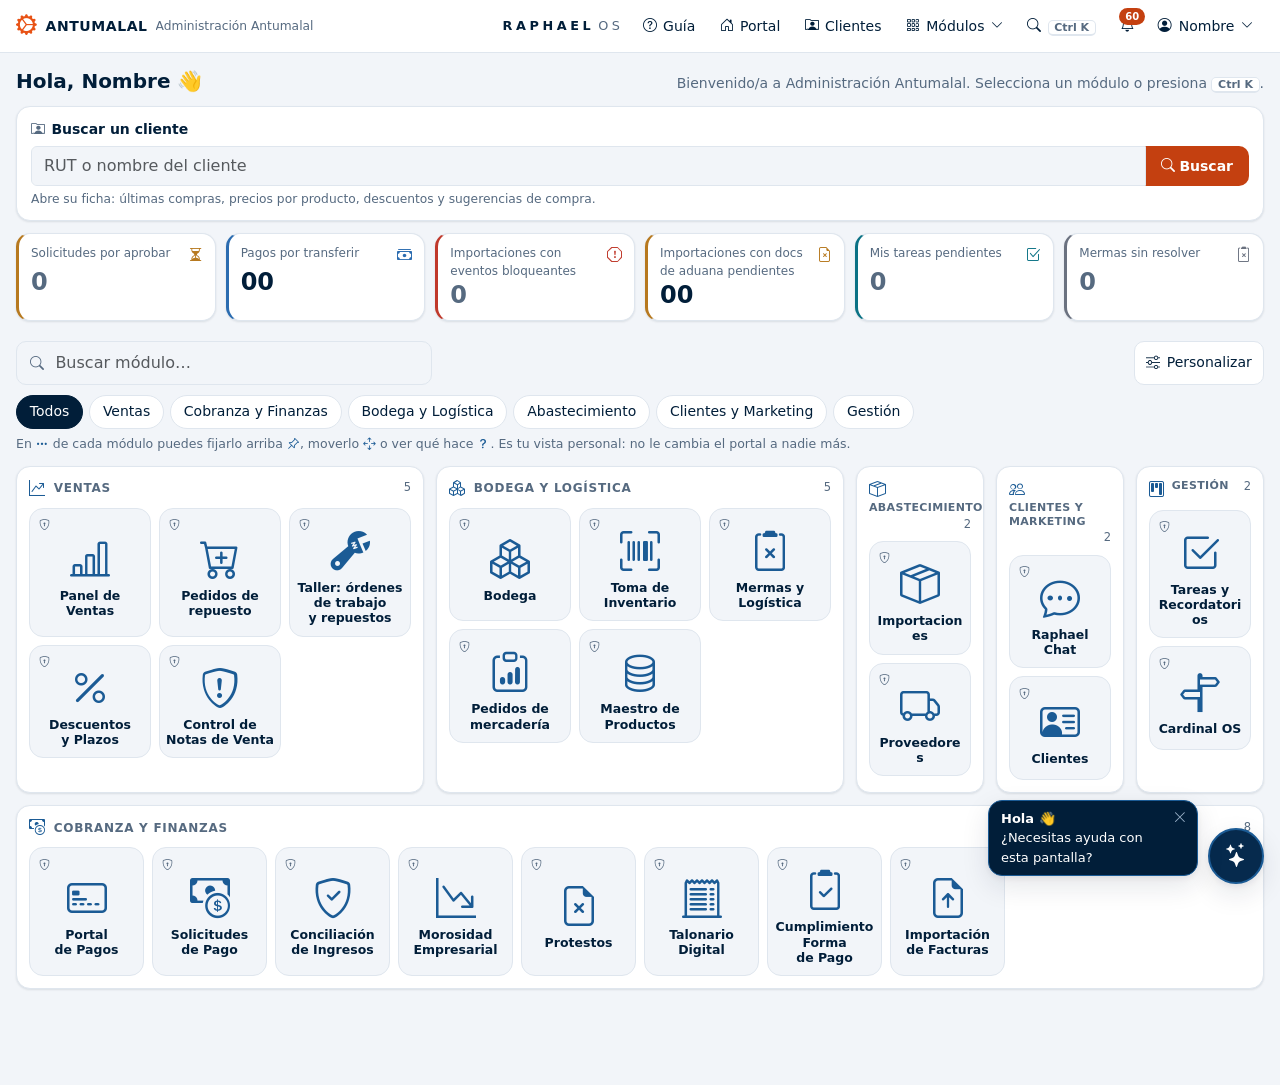
<file: prototipo/index.html>
<!DOCTYPE html>
<html lang="es">
<head>
<meta charset="utf-8">
<meta name="viewport" content="width=device-width, initial-scale=1, viewport-fit=cover">
<meta name="theme-color" content="#f2f5f9">
<title>Portal · Propuesta de rediseño</title>
<link rel="stylesheet" href="https://cdn.jsdelivr.net/npm/bootstrap@5.3.3/dist/css/bootstrap.min.css">
<link rel="stylesheet" href="https://cdn.jsdelivr.net/npm/bootstrap-icons@1.11.3/font/bootstrap-icons.min.css">
<script>
/* Igual que el sitio real: sin tema elegido se sigue al sistema; va arriba para no parpadear en blanco */
(function(){var t=null;try{t=localStorage.getItem('ant.tema')}catch(e){}
 if(!t&&matchMedia('(prefers-color-scheme: dark)').matches)t='dark';
 if(t)document.documentElement.setAttribute('data-bs-theme',t);
 var pl=null;try{pl=localStorage.getItem('ant.paleta')}catch(e){} if(pl)document.documentElement.setAttribute('data-paleta',pl);})();
</script>
<style>
/* ============ Tokens (mismos nombres y valores que app.css cuando existen) ============ */
:root{
  --ant-dark:#011e39; --ant-dark-2:#062a4d; --ant-accent:#e85215; --ant-hover:#c44010;
  --ant-tinta:#011e39;                 /* texto marino; se invierte en oscuro */
  --ant-icono:#1b5b95;                 /* = --imp-azul: iconos y enlaces */
  --ant-bg:#f2f5f9; --ant-surface:#fff; --ant-line:#dfe6ee; --ant-muted:#566a80;   /* nuevos: fondo plano, borde de 1 px, texto de apoyo */
  --ant-r-s:10px; --ant-r-m:14px;
  --ant-s1:0 1px 2px rgba(1,30,57,.06),0 1px 3px rgba(1,30,57,.05);
  --ant-s2:0 2px 6px rgba(1,30,57,.07),0 10px 28px rgba(1,30,57,.11);
  --ant-accent-fondo:#c44010;           /* relleno de botones e insignias con texto blanco: #e85215 daba 3.7:1; este da 5.4:1 (AA) */
  --ant-accent-fondo-hover:#a3360d;
  --ant-alerta:var(--ant-accent-fondo); /* campana, avisos: en las paletas sobrias pasa a rojo y el naranja se retira */
  /* texto de estado sobre su propio tinte al 14 %: el color base oscurecido 30 % (en oscuro se usa tal cual) */
  --t-ok:color-mix(in srgb,var(--c-ok) 70%,#000);--t-warn:color-mix(in srgb,var(--c-warn) 62%,#000);--t-bad:color-mix(in srgb,var(--c-bad) 74%,#000);
  --t-info:color-mix(in srgb,var(--c-info) 72%,#000);--t-neutro:color-mix(in srgb,var(--c-neutro) 65%,#000);--t-azul:color-mix(in srgb,var(--c-azul) 68%,#000);
  --c-warn:#b7791f; --c-bad:#c0392b; --c-ok:#198754; --c-info:#0b7285; --c-neutro:#6b7280; --c-azul:#2b6cb0;
  --bs-body-bg:var(--ant-bg); --bs-body-color:var(--ant-tinta);
}
[data-bs-theme="dark"]{
  --ant-tinta:#dbe7f3; --ant-icono:#4d9bd8; --ant-bg:#0a1626; --ant-surface:#10233a; --ant-line:#1f3550; --ant-muted:#93a6bc;
  --ant-s1:0 1px 2px rgba(0,0,0,.35); --ant-s2:0 2px 6px rgba(0,0,0,.35),0 8px 20px rgba(0,0,0,.30);
  --c-warn:#e0b04a; --c-bad:#ef7b6e; --c-ok:#4cc38a; --c-info:#4fc3d9; --c-neutro:#9aa8b8; --c-azul:#6aa8ee;
  --ant-enlace:#6aa8ee;                 /* enlaces en oscuro: el celeste de iconos daba 4.49:1 sobre avisos tintados */
  --txt-mezcla:100%;
  --t-ok:var(--c-ok);--t-warn:var(--c-warn);--t-bad:var(--c-bad);--t-info:var(--c-info);--t-neutro:var(--c-neutro);--t-azul:var(--c-azul);
  --bs-body-bg:var(--ant-bg); --bs-body-color:var(--ant-tinta);
}

/* ============ Paletas alternativas (se eligen en el menú de usuario → Paleta). A = la actual, sin atributo. ============ */
/* B · Marino sobrio: el naranja desaparece; el énfasis es el marino y el rojo queda solo para alertas */
[data-paleta="b"]:not([data-bs-theme="dark"]){--ant-accent:#0b3a66;--ant-hover:#062a4d;--ant-accent-fondo:#0b3a66;--ant-accent-fondo-hover:#062a4d;--ant-alerta:#c0392b;--kpi-borde:var(--ant-line);--kpi-ico:var(--ant-muted)}
[data-paleta="b"][data-bs-theme="dark"]{--ant-accent:#2a6fb5;--ant-hover:#3b82c9;--ant-accent-fondo:#2a6fb5;--ant-accent-fondo-hover:#3b82c9;--ant-alerta:#b3382b}
/* C · Verde azulado y piedra: fondo cálido, acento teal */
[data-paleta="c"]:not([data-bs-theme="dark"]){--ant-bg:#f6f5f2;--ant-line:#e4e1da;--ant-tinta:#17302f;--ant-muted:#5e6b69;--ant-icono:#0f6b6b;--ant-accent:#0f6b6b;--ant-hover:#0a5252;--ant-accent-fondo:#0f6b6b;--ant-accent-fondo-hover:#0a5252;--ant-alerta:#c0392b;--kpi-borde:var(--ant-line);--kpi-ico:var(--ant-muted)}
[data-paleta="c"][data-bs-theme="dark"]{--ant-bg:#0e1a1a;--ant-surface:#142524;--ant-line:#234040;--ant-tinta:#dcecea;--ant-muted:#8fa9a6;--ant-icono:#4fb8b3;--ant-accent:#2a8f8b;--ant-hover:#36a6a1;--ant-accent-fondo:#1f7a76;--ant-accent-fondo-hover:#2a8f8b;--ant-alerta:#b3382b}
/* D · Grafito: grises azulados, iconos apagados; el naranja queda SOLO en el botón principal */
[data-paleta="d"]:not([data-bs-theme="dark"]){--ant-alerta:#c0392b;--ant-bg:#f4f5f7;--ant-line:#e0e4e9;--ant-tinta:#1f2933;--ant-muted:#5a6775;--ant-icono:#3b556e;--ant-alerta:#c0392b;--kpi-borde:var(--ant-line);--kpi-ico:var(--ant-muted)}
[data-paleta="d"][data-bs-theme="dark"]{--ant-icono:#8fb0cf;--ant-alerta:#b3382b}
[data-paleta="d"] .mod-fijo,[data-paleta="d"] .pestanas a[aria-current="page"],[data-paleta="d"] .mod-menu-pin[aria-pressed="true"]{color:var(--ant-icono);border-color:var(--ant-icono)}
html{color-scheme:light dark}
body{background:var(--ant-bg);color:var(--ant-tinta);font-size:14px;
  padding-inline:env(safe-area-inset-left) env(safe-area-inset-right);padding-bottom:env(safe-area-inset-bottom)}
h1,h2,h3,h4,.titulo{text-wrap:balance}
p{text-wrap:pretty}
.num{font-variant-numeric:tabular-nums}
a{color:var(--ant-enlace,var(--ant-icono))}
.text-muted,.form-text{color:var(--ant-muted)!important}

/* ============ Cabecera clara (antes: vidrio marino de 56 px) ============ */
.top{position:sticky;top:0;z-index:1030;background:var(--ant-surface);border-bottom:1px solid var(--ant-line);padding-top:env(safe-area-inset-top)}
.top-in{display:grid;grid-template-columns:1fr auto 1fr;align-items:center;gap:.5rem;height:52px;max-width:1360px;margin:auto;padding-inline:16px}
.top-izq{display:flex;align-items:center;gap:.6rem;min-width:0}
.top-der{display:flex;align-items:center;gap:2px;justify-self:end}
.marca{font-weight:800;letter-spacing:.04em;color:var(--ant-tinta);text-decoration:none;display:flex;align-items:center;gap:.5rem;white-space:nowrap}
.marca i{color:var(--ant-accent);font-size:1.3rem}
.marca small{font-weight:500;letter-spacing:0;color:var(--ant-muted);overflow:hidden;text-overflow:ellipsis}
.sistema{font-weight:700;letter-spacing:.28em;font-size:.8rem;color:var(--ant-tinta)}
.sistema span{font-weight:400;color:var(--ant-muted);margin-left:.3em}
.btn-ghost,.btn-accent{white-space:nowrap}
.btn-ghost{display:inline-flex;align-items:center;gap:.4rem;min-height:40px;padding:0 .7rem;border:0;background:transparent;color:var(--ant-tinta);
  border-radius:var(--ant-r-s);text-decoration:none;font-weight:500;position:relative}
.btn-ghost:hover{background:color-mix(in srgb,var(--ant-icono) 10%,transparent);color:var(--ant-tinta)}
.btn-borde{border:1px solid var(--ant-line);background:var(--ant-surface)}
kbd{background:var(--ant-surface);color:var(--ant-muted);border:1px solid var(--ant-line);border-bottom-width:2px;border-radius:5px;padding:0 .35rem;font:600 11px/1.6 system-ui;box-shadow:none}
.badge-n{background:var(--ant-alerta);color:#fff;border-radius:99px;font-size:10px;font-weight:700;padding:1px 6px;position:absolute;top:2px;right:0}
.dropdown-menu{--bs-dropdown-border-color:var(--ant-line);--bs-dropdown-bg:var(--ant-surface);--bs-dropdown-link-color:var(--ant-tinta);
  --bs-dropdown-link-hover-bg:color-mix(in srgb,var(--ant-icono) 10%,transparent);--bs-dropdown-link-hover-color:var(--ant-tinta);
  --bs-dropdown-border-radius:var(--ant-r-m);--bs-dropdown-padding-y:.35rem;font-size:13px;box-shadow:var(--ant-s2);color:var(--ant-tinta)}
.dropdown-item{display:flex;align-items:center;gap:.5rem;min-height:36px;border-radius:6px;margin-inline:.25rem;width:auto}
.dropdown-item i{color:var(--ant-icono)}
/* menú Módulos */
.mod-menu{width:min(22rem,calc(100vw - 1.5rem));overflow:hidden}
.mod-menu-busca{position:relative;padding:.55rem .6rem;border-bottom:1px solid var(--ant-line)}
.mod-menu-busca>i{position:absolute;left:1.25rem;top:50%;transform:translateY(-50%);color:var(--ant-muted)}
.mod-menu-busca input{padding-left:2rem;min-height:38px}
.mod-menu-lista{max-height:min(62vh,30rem);overflow-y:auto;overscroll-behavior:contain;padding:.3rem 0;margin:0;list-style:none}
.mod-menu-titulo{padding:.5rem 1rem .15rem;font-size:.72rem;font-weight:800;letter-spacing:.08em;text-transform:uppercase;color:var(--ant-muted)}
.mod-menu-item{display:flex;align-items:center}
.mod-menu-item .dropdown-item{flex:1}
.mod-menu-pin{border:0;background:none;min-width:40px;min-height:36px;color:var(--ant-muted);border-radius:6px}
.mod-menu-pin[aria-pressed="true"]{color:var(--ant-accent)}
.mod-menu-pie{display:block;padding:.6rem 1rem;border-top:1px solid var(--ant-line);font-size:12px;text-decoration:none}

.wrap{max-width:1360px;margin:auto;padding:16px}

/* ============ Superficies ============ */
.panel{background:var(--ant-surface);border:1px solid var(--ant-line);border-radius:var(--ant-r-m);box-shadow:var(--ant-s1)}
.form-control,.form-select{border:1px solid var(--ant-line);background-color:var(--ant-bg);color:var(--ant-tinta);min-height:40px;box-shadow:none}
.form-control:focus,.form-select:focus{background-color:var(--ant-surface);color:var(--ant-tinta);border-color:var(--ant-icono);box-shadow:0 0 0 3px color-mix(in srgb,var(--ant-icono) 25%,transparent)}
.btn-accent{background:var(--ant-accent-fondo);border:0;color:#fff;font-weight:600;min-height:40px;padding:0 1rem;border-radius:var(--ant-r-s)}
.btn-accent:hover{background:var(--ant-accent-fondo-hover);color:#fff}
.btn-accent:disabled{opacity:.6}
.btn-accent.btn-wa{background:#146c43}.btn-accent.btn-wa:hover{background:#0f5a37}   /* verde de WhatsApp con texto blanco ≥ 5:1 */
.btn-accent.fin{border-radius:0 var(--ant-r-s) var(--ant-r-s) 0}
.modal-content{background:var(--ant-surface);border:1px solid var(--ant-line);border-radius:var(--ant-r-m);color:var(--ant-tinta)}
.modal-header,.modal-footer{border-color:var(--ant-line)}
[data-bs-theme="dark"] .btn-close{filter:invert(1)}
.nav-tabs{--bs-nav-tabs-border-color:var(--ant-line);--bs-nav-tabs-link-active-bg:var(--ant-surface);--bs-nav-tabs-link-active-color:var(--ant-tinta);--bs-nav-tabs-link-active-border-color:var(--ant-line) var(--ant-line) var(--ant-surface)}
.nav-tabs .nav-link{color:var(--ant-muted)}

/* ============ Portal ============ */
.saludo{display:flex;flex-wrap:wrap;align-items:baseline;justify-content:space-between;gap:.25rem 1rem;margin-bottom:12px}
.saludo h1{font-size:1.25rem;font-weight:700;margin:0}
.saludo p{margin:0;color:var(--ant-muted)}
.buscar-cliente{padding:12px 14px;margin-bottom:12px}
.buscar-cliente label{font-weight:600;display:flex;align-items:center;gap:.4rem;margin-bottom:6px}
.kpis{display:grid;grid-template-columns:repeat(auto-fit,minmax(168px,1fr));gap:10px;margin:0 0 20px}
.kpi{padding:10px 12px;display:flex;flex-direction:column;gap:2px;text-decoration:none;color:inherit;min-width:0;border-left:3px solid var(--kpi-borde,var(--c,var(--ant-icono)))}
a.kpi:hover{box-shadow:var(--ant-s2);color:inherit}
.kpi-t{font-size:12px;color:var(--ant-muted);display:flex;align-items:flex-start;gap:.4rem;justify-content:space-between;text-wrap:balance}
.kpi-t i{color:var(--kpi-ico,var(--c,var(--ant-icono)));font-size:.95rem;flex:none}
.kpi-valor{font-size:1.5rem;font-weight:700;line-height:1.15;white-space:nowrap}
.kpi.cero .kpi-valor{color:var(--ant-muted);font-weight:600}   /* el valor en cero se apaga: lo que importa destaca */

.portal-barra{display:flex;flex-wrap:wrap;gap:.5rem;align-items:center;justify-content:space-between;margin-bottom:6px}
.portal-buscar{position:relative;flex:1 1 14rem;max-width:26rem}
.portal-buscar>.bi{position:absolute;left:.85rem;top:50%;transform:translateY(-50%);color:var(--ant-muted);pointer-events:none}
.portal-buscar .form-control{padding-left:2.4rem;min-height:44px;border-radius:var(--ant-r-s)}
.chips{display:flex;gap:6px;flex-wrap:wrap;margin:10px 0 4px}
.chip{border:1px solid var(--ant-line);background:var(--ant-surface);color:var(--ant-tinta);border-radius:99px;min-height:34px;padding:0 .8rem;font-weight:500}
.chip[aria-pressed="true"]{background:var(--ant-tinta);color:var(--ant-surface);border-color:var(--ant-tinta)}
.ayuda-linea{font-size:12.5px;color:var(--ant-muted);margin:6px 0 12px}
.ayuda-linea i{color:var(--ant-icono)}

/* --- Bento de grupos: grupos grandes y chicos se acomodan juntos en filas de 9 unidades (6 en tablet, 1 en móvil) --- */
#grupos{display:grid;grid-template-columns:repeat(9,minmax(0,1fr));grid-auto-flow:dense;gap:12px;align-items:stretch}
.grupo,.cluster{min-width:0;order:var(--o9,0);grid-column:span var(--s9,3)}
.grupo{padding:12px}
/* Grupos chicos (1–2 módulos): una sola columna, varios lado a lado dentro de un bloque («cluster») */
.cluster{display:grid;grid-template-columns:repeat(var(--k,3),minmax(0,1fr));gap:12px}
.cluster>.grupo{grid-column:auto;order:0}   /* --s9/--s6 se heredan del bloque: sin esto cada panel pedía el ancho del bloque entero */
.grupo.chico .tiles{grid-template-columns:minmax(0,1fr)}
.grupo.chico .grupo-h{flex-wrap:wrap;gap:.1rem .4rem;letter-spacing:.03em;font-size:11px;line-height:1.25;align-items:flex-start}
.grupo.chico .grupo-h i{margin-top:1px}
.grupo.chico .grupo-h .n{margin-left:auto}
.grupo-h{display:flex;align-items:center;gap:.5rem;font-size:12px;font-weight:700;letter-spacing:.06em;text-transform:uppercase;color:var(--ant-muted);margin:0 0 10px}
.grupo-h i{color:var(--ant-icono);font-size:1rem}
.grupo-h .n{font-weight:500;letter-spacing:0;text-transform:none;margin-left:auto;font-size:11.5px}
.tiles{display:grid;grid-template-columns:repeat(auto-fill,minmax(108px,1fr));gap:8px}
.mod{position:relative;border:1px solid var(--ant-line);border-radius:var(--ant-r-m);corner-shape:squircle;background:var(--ant-bg);
  min-height:104px;display:flex;flex-direction:column;align-items:center;justify-content:center;gap:8px;padding:14px 6px 10px;text-align:center;
  transition:box-shadow .18s,border-color .18s,background .18s,transform .18s}
.mod:hover,.mod:focus-within{background:var(--ant-surface);box-shadow:var(--ant-s2);border-color:color-mix(in srgb,var(--ant-icono) 40%,var(--ant-line))}
.mod:hover{transform:translateY(-1px)}                    /* antes -3px con sombra grande */
.mod-icono{font-size:2.5rem;line-height:1;color:var(--ant-icono)}   /* sin cuadro de fondo: el icono ES el color */
.mod-nombre{font-weight:600;font-size:12.5px;line-height:1.22;color:var(--ant-tinta);text-decoration:none;text-wrap:balance;overflow-wrap:anywhere}
.mod-nombre::after{content:"";position:absolute;inset:0;border-radius:inherit}
.mod-nivel,.mod-fijo{position:absolute;top:9px;left:9px;font-size:11px;color:var(--ant-muted)}
.mod-fijo{color:var(--ant-accent)}
.mod>.dropdown{position:static}          /* Bootstrap pone position:relative y el ⋯ se centraba sobre el icono */
.mod-mas{position:absolute;top:0;right:0;z-index:2;min-width:44px;min-height:44px;display:grid;place-items:center;border:0;background:none;color:var(--ant-muted);border-radius:var(--ant-r-s);opacity:0;transition:opacity .15s}
.mod:hover .mod-mas,.mod:focus-within .mod-mas,.mod-mas[aria-expanded="true"]{opacity:1}
@media (hover:none){.mod-mas{opacity:1}}
.mod-mas:hover{background:color-mix(in srgb,var(--ant-icono) 10%,transparent);color:var(--ant-tinta)}
/* Lista compacta: una fila por módulo */
.compacta .tiles{grid-template-columns:1fr;gap:2px}
.compacta .mod{flex-direction:row;justify-content:flex-start;min-height:48px;padding:4px 48px 4px 12px;gap:12px;text-align:left;border-color:transparent;background:transparent}
.compacta .mod:hover{background:var(--ant-bg);border-color:var(--ant-line);transform:none;box-shadow:none}
.compacta .mod-icono{font-size:1.5rem;width:1.75rem;text-align:center}
.compacta .mod-nivel,.compacta .mod-fijo{position:static;order:3;margin-left:auto}
.compacta .mod-mas{top:2px;opacity:1}
.sin-res{padding:24px;text-align:center;color:var(--ant-muted)}

/* ============ Menús: pestañas con «Más» (sin scroll lateral), píldoras y migas ============ */
.migas{display:flex;align-items:center;gap:.4rem;color:var(--ant-muted);font-size:13px;margin-bottom:8px;flex-wrap:wrap}
.pestanas{display:flex;flex-wrap:wrap;gap:2px;border-bottom:1px solid var(--ant-line);margin-bottom:12px;align-items:center}
.pestanas>a,.pestanas button{border:0;background:none;padding:0 .9rem;min-height:42px;display:flex;align-items:center;gap:.4rem;color:var(--ant-muted);text-decoration:none;font-weight:500;border-bottom:2px solid transparent;margin-bottom:-1px;white-space:nowrap}
.pestanas>a:hover,.pestanas button:hover{color:var(--ant-tinta)}
.pestanas a[aria-current="page"]{color:var(--ant-tinta);border-color:var(--ant-accent);font-weight:600}
.pildoras{display:flex;gap:6px;flex-wrap:wrap;margin-bottom:12px}
.pildoras a{padding:0 .8rem;min-height:34px;display:flex;align-items:center;border-radius:99px;border:1px solid var(--ant-line);background:var(--ant-surface);color:var(--ant-tinta);text-decoration:none;font-size:13px}
.pildoras a[aria-current="page"]{background:var(--ant-tinta);color:var(--ant-surface);border-color:var(--ant-tinta)}

/* ============ Pantalla interna con lateral ============ */
.shell{display:grid;grid-template-columns:232px minmax(0,1fr);gap:16px;align-items:start}
.lateral{position:sticky;top:68px;padding:8px;max-height:calc(100vh - 84px);overflow:auto}
.lateral details{border-bottom:1px solid var(--ant-line);padding:2px 0}
.lateral details:last-child{border:0}
.lateral summary{list-style:none;cursor:pointer;display:flex;align-items:center;justify-content:space-between;min-height:38px;padding:0 8px;font-size:11px;font-weight:700;letter-spacing:.06em;text-transform:uppercase;color:var(--ant-muted);border-radius:6px}
.lateral summary::-webkit-details-marker{display:none}
.lateral summary::after{content:"\F282";font-family:bootstrap-icons;transition:transform .2s}
.lateral details[open] summary::after{transform:rotate(180deg)}
.lateral a{display:flex;align-items:center;gap:.5rem;min-height:38px;padding:0 8px;border-radius:6px;color:var(--ant-tinta);text-decoration:none}
.lateral a i{color:var(--ant-icono)}
.lateral a:hover{background:color-mix(in srgb,var(--ant-icono) 8%,transparent)}
.lateral a[aria-current="page"]{background:color-mix(in srgb,var(--ant-icono) 14%,transparent);font-weight:600}
.segmento{display:inline-flex;flex-wrap:wrap;border:1px solid var(--ant-line);border-radius:var(--ant-r-s);background:var(--ant-surface);padding:2px;gap:2px}
.segmento button{border:0;background:none;min-height:34px;padding:0 .8rem;border-radius:8px;color:var(--ant-muted);font-weight:500;display:flex;align-items:center;gap:.4rem}
.segmento button[aria-pressed="true"]{background:var(--ant-tinta);color:var(--ant-surface)}
.filtros{display:grid;grid-template-columns:repeat(auto-fit,minmax(150px,1fr));gap:10px;padding:12px;margin-bottom:12px}
.filtros label{font-size:12px;color:var(--ant-muted);margin-bottom:2px;display:block}
.aviso{display:flex;gap:.6rem;align-items:flex-start;padding:10px 12px;border:1px solid color-mix(in srgb,var(--c-warn) 40%,var(--ant-line));background:color-mix(in srgb,var(--c-warn) 9%,var(--ant-surface));border-radius:var(--ant-r-m);margin-bottom:12px}
.aviso i{color:var(--c-warn);margin-top:2px}
.aviso.bad{border-color:color-mix(in srgb,var(--c-bad) 40%,var(--ant-line));background:color-mix(in srgb,var(--c-bad) 8%,var(--ant-surface))}.aviso.bad i{color:var(--c-bad)}
.aviso.info{border-color:var(--ant-line);background:var(--ant-surface)}.aviso.info i{color:var(--ant-icono)}
.tabla-wrap{overflow:auto;position:relative}   /* position:relative evita que los .visually-hidden de las cabeceras ensanchen la página */
table.t{width:100%;border-collapse:collapse}
.t th{font-size:11px;letter-spacing:.05em;text-transform:uppercase;color:var(--ant-muted);font-weight:600;padding:10px 12px;border-bottom:1px solid var(--ant-line);white-space:nowrap;background:var(--ant-surface)}
.t td{white-space:nowrap;padding:10px 12px;border-bottom:1px solid var(--ant-line);vertical-align:middle;color:var(--ant-tinta)}
.t tr:last-child td{border:0}
.t td:first-child{white-space:normal;min-width:170px}
.t .num{text-align:right}
.t tbody tr:hover td{background:color-mix(in srgb,var(--ant-icono) 5%,transparent)}
.sub{display:block;font-size:12px;color:var(--ant-muted)}
.estado{font-size:12px;font-weight:600;padding:2px 8px;border-radius:99px;background:color-mix(in srgb,var(--c) 14%,transparent);color:color-mix(in srgb,var(--c) var(--txt-mezcla,70%),#000);white-space:nowrap}
.pie-tabla{display:flex;justify-content:space-between;align-items:center;gap:.5rem;flex-wrap:wrap;padding:10px 12px;border-top:1px solid var(--ant-line);color:var(--ant-muted)}
.pasos{display:grid;grid-template-columns:repeat(auto-fit,minmax(280px,1fr));gap:12px;margin-bottom:12px}
.paso{padding:0;overflow:hidden}
.paso .paso-t{font-size:13px;font-weight:700;margin:0;padding:10px 14px;border-bottom:1px solid var(--ant-line);display:flex;gap:.5rem;align-items:center;flex-wrap:wrap}
.paso .cuerpo{padding:12px 14px}
.paso .paso-t i{color:var(--ant-icono)}
.fila-dato{display:flex;justify-content:space-between;gap:1rem;padding:6px 0;border-bottom:1px solid var(--ant-line)}
.fila-dato:last-child{border:0}

/* skeleton: solo si la carga pasa de 300 ms, con las mismas columnas que la tabla real (en producción ya existe como [data-esqueleto]) */
.sk-b{height:1em;border-radius:6px;background:linear-gradient(90deg,var(--ant-line),color-mix(in srgb,var(--ant-line) 50%,var(--ant-surface)),var(--ant-line));background-size:200% 100%;animation:sk 1.2s linear infinite}
@keyframes sk{to{background-position:-200% 0}}

code{color:var(--ant-tinta);background:color-mix(in srgb,var(--ant-icono) 10%,transparent);padding:0 .25rem;border-radius:4px;font-size:.85em}

/* ============ Estados vacío y de error (un solo componente: icono, una frase, una acción) ============ */
.estado-vacio{display:flex;flex-direction:column;align-items:center;text-align:center;gap:6px;padding:28px 16px;color:var(--ant-muted)}
.estado-vacio>i{font-size:1.6rem;color:var(--ant-icono);width:52px;height:52px;border-radius:50%;display:grid;place-items:center;background:color-mix(in srgb,var(--ant-icono) 10%,transparent)}
.estado-vacio.error>i{color:var(--t-bad);background:color-mix(in srgb,var(--c-bad) 10%,transparent)}
.estado-vacio strong{color:var(--ant-tinta);font-size:1rem}
.estado-vacio p{margin:0;max-width:44ch}
.estado-vacio .btn-ghost{margin-top:6px}

/* ============ Command menu ============ */
dialog.cmd{border:1px solid var(--ant-line);border-radius:var(--ant-r-m);padding:0;width:min(560px,calc(100vw - 24px));margin:12vh auto 0;background:var(--ant-surface);color:var(--ant-tinta);box-shadow:0 20px 60px rgba(1,30,57,.3)}
dialog.cmd::backdrop{background:rgba(1,30,57,.45)}
.cmd input{width:100%;border:0;border-bottom:1px solid var(--ant-line);padding:14px 16px;font-size:15px;background:transparent;color:inherit;outline:none}
.cmd ul{list-style:none;margin:0;padding:6px;max-height:50vh;overflow:auto}
.cmd li{display:flex;align-items:center;gap:.6rem;min-height:40px;padding:0 10px;border-radius:8px;cursor:pointer}
.cmd li i{color:var(--ant-icono);font-size:1.1rem}
.cmd li small{margin-left:auto;color:var(--ant-muted)}
.cmd li[aria-selected="true"]{background:color-mix(in srgb,var(--ant-icono) 14%,transparent)}
.cmd-pie{display:flex;gap:12px;padding:8px 14px;border-top:1px solid var(--ant-line);color:var(--ant-muted);font-size:12px}

/* ============ Toast con Deshacer ============ */
#toasts{position:fixed;left:50%;transform:translateX(-50%);bottom:calc(16px + env(safe-area-inset-bottom));z-index:2000;display:grid;gap:8px;width:max-content;max-width:calc(100vw - 24px)}
.toast-u{display:flex;align-items:center;gap:12px;background:#011e39;color:#fff;padding:8px 8px 8px 16px;border-radius:var(--ant-r-m);box-shadow:0 8px 24px rgba(1,30,57,.3);animation:in .2s ease-out;border:1px solid rgba(255,255,255,.12)}
.toast-u button{border:0;background:none;color:#ffb48f;font-weight:700;min-height:40px;padding:0 .8rem;border-radius:8px}
.toast-u button:hover{background:rgba(255,255,255,.1)}
@keyframes in{from{opacity:0;transform:translateY(8px)}}

/* ============ Asistente flotante (antes 96 px; aquí 56 px y respeta el safe-area) ============ */
#sabio{position:fixed;right:max(16px,env(safe-area-inset-right));bottom:max(16px,env(safe-area-inset-bottom));z-index:1040}
#sabio .boton{width:56px;height:56px;border-radius:50%;border:2px solid var(--ant-icono);background:var(--ant-dark-2);color:#fff;font-size:1.5rem;display:grid;place-items:center;box-shadow:var(--ant-s2)}
#sabio .saludo-b{position:absolute;right:66px;bottom:8px;width:210px;background:var(--ant-dark);color:#fff;border:1px solid var(--ant-icono);border-radius:var(--ant-r-m);padding:8px 28px 8px 12px;box-shadow:var(--ant-s2);font-size:13px}
#sabio .saludo-b button{position:absolute;top:0;right:0;min-width:36px;min-height:36px;border:0;background:none;color:#9fb6cd}
body.tiene-sabio .wrap{padding-bottom:96px}

.vista[hidden]{display:none}
@view-transition{navigation:auto}
::view-transition-group(*){animation-duration:.2s}
:focus-visible{outline:3px solid color-mix(in srgb,var(--ant-accent) 70%,transparent);outline-offset:2px}
.skip{position:absolute;left:-999px}.skip:focus{left:8px;top:8px;z-index:3000;background:#fff;color:#000;padding:8px}

@media (max-width:1240px){.marca small{display:none}}
@media (max-width:1180px){
  #grupos{grid-template-columns:repeat(6,minmax(0,1fr))}
  .grupo,.cluster{grid-column:span var(--s6,3);order:var(--o6,0)}
  .sec-1100{display:none}
}
@media (max-width:860px){
  .shell{grid-template-columns:minmax(0,1fr)}.lateral{position:static;max-height:none}
  .top-in{grid-template-columns:1fr auto;padding-inline:8px}.sistema,.hide-sm,.btn-cmd .txt{display:none}
  .btn-ghost{padding:0 .6rem}
}
@media (max-width:760px){
  #grupos,#grupos.compacta{grid-template-columns:1fr}.grupo,.cluster{grid-column:auto;order:var(--o0,0)}
  .cluster{grid-template-columns:1fr}
  .tiles,.grupo.chico .tiles{grid-template-columns:repeat(3,minmax(0,1fr))}
  .compacta .tiles{grid-template-columns:1fr}
  .solo-desk,#sabio .saludo-b{display:none}
}
@media (prefers-reduced-motion:reduce){
  *,*::before,*::after{animation:none!important;transition:none!important;scroll-behavior:auto!important}
  ::view-transition-group(*),::view-transition-old(*),::view-transition-new(*){animation:none!important}
}
</style>
</head>
<body>
<a class="skip" href="#main">Saltar al contenido</a>

<header class="top">
  <div class="top-in">
    <div class="top-izq">
      <a class="marca" href="#portal" data-ir="portal"><i class="bi bi-gear-wide-connected"></i><span>ANTUMALAL</span><small class="hide-sm">Administración Antumalal</small></a>
    </div>
    <div class="sistema d-none d-xl-block">RAPHAEL<span>OS</span></div>
    <div class="top-der">
      <button class="btn-ghost hide-sm" data-bs-toggle="modal" data-bs-target="#modalGuia" title="Cómo se usa esta pantalla"><i class="bi bi-question-circle"></i>Guía</button>
      <a class="btn-ghost solo-desk" href="#portal" data-ir="portal" title="Portal maestro"><i class="bi bi-house-door"></i><span class="hide-sm">Portal</span></a>
      <a class="btn-ghost" href="#clientes" data-ir="clientes" title="Maestro de clientes" aria-label="Clientes"><i class="bi bi-person-rolodex"></i><span class="hide-sm">Clientes</span></a>
      <div class="dropdown">
        <button class="btn-ghost" data-bs-toggle="dropdown" data-bs-auto-close="outside" aria-expanded="false" aria-label="Módulos"><i class="bi bi-grid-3x3-gap"></i><span class="hide-sm">Módulos</span><i class="bi bi-chevron-down small hide-sm"></i></button>
        <div class="dropdown-menu dropdown-menu-end p-0 mod-menu">
          <div class="mod-menu-busca"><i class="bi bi-search" aria-hidden="true"></i><input type="search" class="form-control form-control-sm" placeholder="Buscar módulo" aria-label="Buscar módulo" autocomplete="off" id="menuBusca"></div>
          <ul class="mod-menu-lista" id="menuLista"></ul>
          <a class="mod-menu-pie" href="#portal" data-ir="portal"><i class="bi bi-arrows-move me-1"></i>Ordenar a mi gusto en el Portal</a>
        </div>
      </div>
      <button class="btn-ghost btn-cmd" id="abrirCmd" aria-haspopup="dialog" title="Buscar páginas y acciones"><i class="bi bi-search"></i><span class="txt"><kbd data-atajo="K"></kbd></span></button>
      <a class="btn-ghost" href="#" aria-label="Notificaciones, 60 sin leer"><i class="bi bi-bell"></i><span class="badge-n">60</span></a>
      <div class="dropdown">
        <button class="btn-ghost" data-bs-toggle="dropdown" aria-label="Menú de usuario"><i class="bi bi-person-circle"></i><span class="hide-sm">Nombre</span><i class="bi bi-chevron-down small hide-sm"></i></button>
        <ul class="dropdown-menu dropdown-menu-end">
          <li class="dropdown-header">Nombre Apellido<br><small class="text-muted">Usuario</small></li>
          <li><hr class="dropdown-divider"></li>
          <li><a class="dropdown-item" href="#"><i class="bi bi-person-gear"></i>Mi perfil</a></li>
          <li><a class="dropdown-item" href="vistas/guia-de-estilo.html"><i class="bi bi-palette2"></i>Guía de estilo</a></li>
          <li><a class="dropdown-item" href="#clientes" data-ir="clientes"><i class="bi bi-person-rolodex"></i>Maestro de clientes</a></li>
          <li><button class="dropdown-item" id="btnTema"><i class="bi bi-circle-half"></i>Tema: <span id="temaTxt">automático</span></button></li>
          <li class="dropdown-header pb-0">Paleta</li>
          <li><button class="dropdown-item" data-paleta-op="a"><i class="bi bi-circle-fill" style="color:#e85215"></i>A · Actual (marino + naranja)</button></li>
          <li><button class="dropdown-item" data-paleta-op="b"><i class="bi bi-circle-fill" style="color:#0b3a66"></i>B · Marino sobrio</button></li>
          <li><button class="dropdown-item" data-paleta-op="c"><i class="bi bi-circle-fill" style="color:#0f6b6b"></i>C · Verde azulado y piedra</button></li>
          <li><button class="dropdown-item" data-paleta-op="d"><i class="bi bi-circle-fill" style="color:#3b556e"></i>D · Grafito</button></li>
          <li><hr class="dropdown-divider"></li>
          <li><a class="dropdown-item" href="#"><i class="bi bi-box-arrow-right"></i>Salir</a></li>
        </ul>
      </div>
    </div>
  </div>
</header>

<main id="main" class="wrap">

<!-- ==================================================== PORTAL ==================================================== -->
<section class="vista" id="v-portal" aria-label="Portal">
  <div class="saludo">
    <h1>Hola, Nombre 👋</h1>
    <p>Bienvenido/a a Administración Antumalal. Selecciona un módulo o presiona <kbd data-atajo="K"></kbd>.</p>
  </div>

  <form class="panel buscar-cliente" role="search" aria-label="Buscar un cliente" id="formCliente">
    <label for="qCliente"><i class="bi bi-person-rolodex text-muted"></i>Buscar un cliente</label>
    <div class="input-group">
      <input type="search" id="qCliente" class="form-control" placeholder="RUT o nombre del cliente" minlength="2" required autocomplete="off">
      <button class="btn-accent fin" type="submit"><i class="bi bi-search me-1"></i>Buscar</button>
    </div>
    <div class="form-text">Abre su ficha: últimas compras, precios por producto, descuentos y sugerencias de compra.</div>
  </form>

  <div class="kpis" aria-label="Pendientes del día">
    <a class="panel kpi cero" href="#" style="--c:var(--c-warn)"><span class="kpi-t">Solicitudes por aprobar<i class="bi bi-hourglass-split"></i></span><span class="kpi-valor num">0</span></a>
    <a class="panel kpi" href="#" style="--c:var(--c-azul)"><span class="kpi-t">Pagos por transferir<i class="bi bi-cash-stack"></i></span><span class="kpi-valor num">00</span></a>
    <a class="panel kpi cero" href="#" style="--c:var(--c-bad)"><span class="kpi-t">Importaciones con eventos bloqueantes<i class="bi bi-exclamation-octagon"></i></span><span class="kpi-valor num">0</span></a>
    <a class="panel kpi" href="#" style="--c:var(--c-warn)"><span class="kpi-t">Importaciones con docs de aduana pendientes<i class="bi bi-file-earmark-x"></i></span><span class="kpi-valor num">00</span></a>
    <a class="panel kpi cero" href="#" style="--c:var(--c-info)"><span class="kpi-t">Mis tareas pendientes<i class="bi bi-check2-square"></i></span><span class="kpi-valor num">0</span></a>
    <a class="panel kpi cero" href="#" style="--c:var(--c-neutro)"><span class="kpi-t">Mermas sin resolver<i class="bi bi-clipboard2-x"></i></span><span class="kpi-valor num">0</span></a>
  </div>

  <div class="portal-barra">
    <div class="portal-buscar" role="search" aria-label="Buscar módulo">
      <i class="bi bi-search" aria-hidden="true"></i>
      <input type="search" id="qMod" class="form-control" placeholder="Buscar módulo…" aria-label="Buscar módulo" autocomplete="off">
    </div>
    <div class="d-flex align-items-center gap-2">
      <span id="ordenMsg" class="small text-muted" role="status" aria-live="polite"></span>
      <button class="btn-ghost btn-borde" type="button" data-bs-toggle="collapse" data-bs-target="#panelPersonalizar" aria-expanded="false" aria-controls="panelPersonalizar" style="min-height:44px"><i class="bi bi-sliders"></i>Personalizar</button>
    </div>
  </div>

  <div class="collapse mb-3 mt-2" id="panelPersonalizar">
    <div class="panel p-3">
      <div class="row g-3 align-items-end">
        <div class="col-12 col-md-5">
          <div class="small fw-semibold mb-1">Cómo quieres ver los módulos</div>
          <div class="d-flex gap-3">
            <div class="form-check"><input class="form-check-input" type="radio" name="vista" id="vtarjetas" value="tarjetas" checked><label class="form-check-label small" for="vtarjetas">Tarjetas</label></div>
            <div class="form-check"><input class="form-check-input" type="radio" name="vista" id="vcompacta" value="compacta"><label class="form-check-label small" for="vcompacta">Lista compacta</label></div>
          </div>
          <div class="form-text">La lista compacta muestra más módulos sin bajar la pantalla.</div>
          <div class="form-check mt-2"><input class="form-check-input" type="checkbox" id="chkUso"><label class="form-check-label small" for="chkUso">Dentro de cada grupo, poner primero los que más uso</label></div>
        </div>
        <div class="col-12 col-md-4">
          <label class="small fw-semibold mb-1" for="selInicio">Al iniciar sesión, llévame a</label>
          <select id="selInicio" class="form-select form-select-sm"></select>
          <div class="form-text">Puedes volver al portal cuando quieras con el botón de arriba.</div>
        </div>
        <div class="col-12 col-md-3"><button class="btn-accent w-100" id="btnGuardarPref"><i class="bi bi-check2 me-1"></i>Guardar</button></div>
      </div>
      <hr class="my-3" style="border-color:var(--ant-line)">
      <button class="btn-ghost btn-borde" id="btnRestablecer"><i class="bi bi-arrow-counterclockwise"></i>Restablecer mi vista</button>
      <span class="small text-muted ms-2">No cambia tus permisos ni afecta a otros usuarios.</span>
    </div>
  </div>

  <div class="chips" id="chips" role="group" aria-label="Filtrar por área"></div>
  <p class="ayuda-linea">En <i class="bi bi-three-dots"></i> de cada módulo puedes fijarlo arriba <i class="bi bi-pin-angle"></i>, moverlo <i class="bi bi-arrows-move"></i> o ver qué hace <i class="bi bi-question-lg"></i>. <span class="d-none d-md-inline">Es tu vista personal: no le cambia el portal a nadie más.</span></p>

  <div id="grupos"></div>
  <div class="estado-vacio" id="sinRes" hidden><i class="bi bi-search"></i><strong>Ningún módulo coincide</strong><p>Prueba con otra palabra o quita el filtro de área.</p><button class="btn-ghost btn-borde" id="limpiarFiltros"><i class="bi bi-x-circle"></i>Quitar filtros</button></div>
</section>

<!-- ==================================================== PANEL DE VENTAS ==================================================== -->
<section class="vista" id="v-ventas" aria-label="Panel de Ventas" hidden>
  <div class="shell">
    <nav class="panel lateral" aria-label="Pantallas de Ventas">
      <details open><summary>Seguimiento</summary>
        <a href="#ventas" aria-current="page"><i class="bi bi-bar-chart-line"></i>Panel</a>
        <a href="#ventas"><i class="bi bi-flag"></i>Seguimiento de metas</a>
        <a href="#ventas"><i class="bi bi-lightning-charge"></i>Hoy</a>
        <a href="#ventas"><i class="bi bi-person-check"></i>Mi avance</a>
        <a href="#ventas"><i class="bi bi-trophy"></i>Ranking de vendedores</a>
        <a href="#ventas"><i class="bi bi-person"></i>Por vendedor</a>
      </details>
      <details><summary>Análisis</summary>
        <a href="#ventas"><i class="bi bi-tags"></i>Marcas y familias</a>
        <a href="#ventas"><i class="bi bi-calendar3"></i>Mes a mes</a>
        <a href="#ventas"><i class="bi bi-droplet"></i>Lubricantes (litros)</a>
        <a href="#ventas"><i class="bi bi-list-ul"></i>Listado de productos</a>
        <a href="#ventas"><i class="bi bi-bar-chart-steps"></i>Ranking por categoría</a>
      </details>
      <details><summary>Control</summary>
        <a href="#ventas"><i class="bi bi-calculator"></i>Cuadratura</a>
        <a href="#ventas"><i class="bi bi-receipt"></i>Facturas de servicio</a>
        <a href="#ventas"><i class="bi bi-file-earmark-bar-graph"></i>Conciliación con Power BI</a>
        <a href="#ventas"><i class="bi bi-graph-down-arrow"></i>Índice de morosidad</a>
        <a href="#ventas"><i class="bi bi-file-earmark-text"></i>Informes diarios</a>
        <a href="#ventas"><i class="bi bi-file-earmark-richtext"></i>Informe general</a>
      </details>
      <details><summary>Administrador</summary>
        <a href="#ventas"><i class="bi bi-bullseye"></i>Metas</a>
        <a href="#ventas"><i class="bi bi-award"></i>Bonos por categoría</a>
        <a href="#ventas"><i class="bi bi-robot"></i>Ayudante</a>
      </details>
      <details><summary>Marcas <span class="num">(15)</span></summary>
        <a href="#ventas"><i class="bi bi-tag"></i>Marca 01</a><a href="#ventas"><i class="bi bi-tag"></i>Marca 02</a><a href="#ventas"><i class="bi bi-tag"></i>Marca 03</a>
        <a href="#ventas" class="text-muted"><i class="bi bi-three-dots"></i>Ver las 15 marcas</a>
      </details>
      <details><summary>Plataforma</summary>
        <a href="#portal" data-ir="portal"><i class="bi bi-house-door"></i>Volver al Portal</a>
      </details>
    </nav>

    <div>
      <div class="migas"><a href="#portal" data-ir="portal">Portal</a><i class="bi bi-chevron-right small"></i><span>Ventas</span><i class="bi bi-chevron-right small"></i><strong class="text-body">Panel</strong></div>
      <div class="d-flex flex-wrap align-items-center justify-content-between gap-2 mb-2">
        <h1 class="h4 m-0">Panel de Ventas</h1>
        <div class="d-flex flex-wrap gap-2 align-items-center">
          <div class="segmento" role="group" aria-label="Vista">
            <button aria-pressed="true"><i class="bi bi-globe2"></i>Toda la empresa</button>
            <button aria-pressed="false"><i class="bi bi-truck"></i>Distribución</button>
            <button aria-pressed="false"><i class="bi bi-wrench"></i>Servicio</button>
          </div>
          <button class="btn-ghost btn-borde" id="btnRecargar"><i class="bi bi-arrow-repeat"></i>Actualizar</button>
          <div class="dropdown"><button class="btn-ghost btn-borde" data-bs-toggle="dropdown"><i class="bi bi-download"></i>Exportar</button>
            <ul class="dropdown-menu dropdown-menu-end"><li><a class="dropdown-item" href="#"><i class="bi bi-file-earmark-excel"></i>Excel</a></li><li><a class="dropdown-item" href="#"><i class="bi bi-filetype-csv"></i>CSV</a></li></ul></div>
        </div>
      </div>

      <form class="panel filtros" onsubmit="return false">
        <div><label for="f1">Año</label><select id="f1" class="form-select"><option>2026</option></select></div>
        <div><label for="f2">Mes</label><select id="f2" class="form-select"><option>Mes actual</option></select></div>
        <div><label for="f3">Sucursal</label><select id="f3" class="form-select"><option>Todas</option></select></div>
        <div><label for="f4">Unidad de negocio</label><select id="f4" class="form-select"><option>Toda la empresa</option></select></div>
        <div><label for="f5">Vendedor</label><button type="button" class="form-select text-start" id="f5" data-bs-toggle="modal" data-bs-target="#modalVend">Todos</button></div>
        <div><label for="f6">Canal</label><select id="f6" class="form-select"><option>Web / Tradicional</option></select></div>
      </form>

      <div class="aviso"><i class="bi bi-exclamation-triangle"></i><div><strong>3 avisos del mes.</strong> <a href="#" id="verAvisos">Ver detalle</a></div></div>

      <div class="kpis" style="grid-template-columns:repeat(auto-fit,minmax(200px,1fr))">
        <div class="panel kpi" style="--c:var(--c-azul)"><span class="kpi-t">Venta · mes actual</span><span class="kpi-valor num">$ 000.000.000</span><span class="sub">ya resta −$00.000.000 en notas de crédito</span></div>
        <div class="panel kpi" style="--c:var(--c-neutro)"><span class="kpi-t">Meta</span><span class="kpi-valor num">$ 000.000.000</span><span class="sub">faltan $000.000.000</span></div>
        <div class="panel kpi" style="--c:var(--c-ok)"><span class="kpi-t">Cumplimiento</span><span class="kpi-valor num">00,0 %</span><span class="sub">proyección 00 %</span></div>
        <div class="panel kpi" style="--c:var(--c-info)"><span class="kpi-t">Margen</span><span class="kpi-valor num">$ 000.000.000</span><span class="sub">000 sin costo</span></div>
        <div class="panel kpi" style="--c:var(--c-warn)"><span class="kpi-t">Documentos</span><span class="kpi-valor num">00.000</span><span class="sub">00.000 unidades · $0.000 c/u</span></div>
        <div class="panel kpi" style="--c:var(--c-azul)"><span class="kpi-t">Clientes con compra</span><span class="kpi-valor num">0.000</span><span class="sub">$000.000 por cliente</span></div>
        <div class="panel kpi" style="--c:var(--c-info)"><span class="kpi-t">Litros de lubricante</span><span class="kpi-valor num">000.000</span><span class="sub">de 000.000 de meta</span></div>
      </div>

      <div class="panel tabla-wrap" aria-busy="false">
        <table class="t">
          <caption class="visually-hidden">Ventas por vendedor (datos de ejemplo)</caption>
          <thead><tr><th scope="col">Vendedor</th><th scope="col" class="sec-1100">Sucursal</th><th scope="col">Estado</th><th class="num" scope="col">Venta</th><th class="num sec-1100" scope="col">Meta</th><th class="num" scope="col">Cumpl.</th><th scope="col"><span class="visually-hidden">Acciones</span></th></tr></thead>
          <tbody id="tbody"></tbody>
        </table>
      </div>
    </div>
  </div>
</section>

<!-- ==================================================== CLIENTES (CRM) ==================================================== -->
<section class="vista" id="v-clientes" aria-label="Clientes" hidden>
  <nav class="pestanas" aria-label="Raphael Chat">
    <a href="#clientes">Conversaciones</a><a href="#clientes">Contactos</a><a href="#clientes">Casos</a><a href="#clientes">Negocios</a>
    <a href="#clientes" aria-current="page">Clientes</a>
    <div class="dropdown"><button data-bs-toggle="dropdown" aria-expanded="false">Más <i class="bi bi-chevron-down small"></i></button>
      <ul class="dropdown-menu"><li><a class="dropdown-item" href="#">Citas</a></li><li><a class="dropdown-item" href="#">Llamadas</a></li><li><a class="dropdown-item" href="#">Formularios</a></li><li><a class="dropdown-item" href="#">Bots</a></li><li><a class="dropdown-item" href="#">Seguimiento</a></li><li><a class="dropdown-item" href="#">Configuración</a></li></ul></div>
    <a class="ms-auto" href="#portal" data-ir="portal"><i class="bi bi-arrow-left"></i>Volver al inicio</a>
  </nav>
  <div class="pildoras" aria-label="Secciones de clientes"><a href="#clientes" aria-current="page">Clientes</a><a href="#clientes">Cobertura de teléfono</a><a href="#clientes">Teléfonos de taller</a><a href="#clientes">Cambio de aceite</a><a href="#clientes">Giros</a></div>

  <div class="d-flex flex-wrap align-items-start justify-content-between gap-2 mb-2">
    <div><h1 class="h4 m-0"><i class="bi bi-person-vcard me-2" style="color:var(--ant-icono)"></i>Clientes</h1>
      <p class="text-muted mb-0">Quién es cada cliente, cómo ubicarlo, cuándo compró por última vez y en qué estado está.</p></div>
    <button class="btn-ghost btn-borde"><i class="bi bi-file-earmark-excel"></i>Bajar a Excel</button>
  </div>
  <p class="text-muted small">Calculado el 00/00/0000 00:00. Las compras se miden desde 0000, donde empiezan las ventas registradas.</p>

  <div class="kpis" style="grid-template-columns:repeat(auto-fit,minmax(130px,1fr))">
    <div class="panel kpi" style="--c:var(--c-azul)"><span class="kpi-valor num">00.000</span><span class="kpi-t">Clientes con compras</span></div>
    <div class="panel kpi" style="--c:var(--c-azul)"><span class="kpi-valor num">0.000</span><span class="kpi-t">Nuevo</span></div>
    <div class="panel kpi" style="--c:var(--c-info)"><span class="kpi-valor num">0.000</span><span class="kpi-t">Recuperado</span></div>
    <div class="panel kpi" style="--c:var(--c-ok)"><span class="kpi-valor num">0.000</span><span class="kpi-t">Activo</span></div>
    <div class="panel kpi" style="--c:var(--c-warn)"><span class="kpi-valor num">0.000</span><span class="kpi-t">En riesgo</span></div>
    <div class="panel kpi" style="--c:var(--c-neutro)"><span class="kpi-valor num">00.000</span><span class="kpi-t">Dormido</span></div>
    <div class="panel kpi" style="--c:var(--c-bad)"><span class="kpi-valor num">00.000</span><span class="kpi-t">Perdido</span></div>
  </div>

  <form class="panel filtros" onsubmit="return false">
    <div><label for="c1">Negocio</label><select id="c1" class="form-select"><option>Todos</option></select></div>
    <div><label for="c2">Sucursal (última compra)</label><select id="c2" class="form-select"><option>Todas</option></select></div>
    <div><label for="c3">Vendedor</label><select id="c3" class="form-select"><option>Todos</option></select></div>
    <div><label for="c4">Comuna</label><select id="c4" class="form-select"><option>Todas</option></select></div>
    <div><label for="c5">Tipo de cliente</label><select id="c5" class="form-select"><option>Todos</option></select></div>
    <div><label for="c6">Estado</label><select id="c6" class="form-select"><option>Todos</option></select></div>
    <div><label for="c7">Teléfono</label><select id="c7" class="form-select"><option>Todos</option></select></div>
    <div><label for="c8">RUT o nombre</label><div class="input-group"><input id="c8" class="form-control" placeholder="00000000-0 o nombre"><button class="btn-accent fin" type="button"><i class="bi bi-search"></i><span class="visually-hidden">Buscar</span></button></div></div>
  </form>

  <div class="panel tabla-wrap" aria-busy="false">
    <div class="pie-tabla" style="border:0;border-bottom:1px solid var(--ant-line)">
      <span class="num">000.000 clientes · página 1 de 0.000</span>
      <label class="d-flex align-items-center gap-2 small">Ordenar por <select class="form-select form-select-sm" style="min-width:230px"><option>Monto 12 meses, de mayor a menor</option></select></label>
    </div>
    <table class="t">
      <caption class="visually-hidden">Clientes (datos de ejemplo)</caption>
      <thead><tr><th scope="col">Cliente</th><th scope="col" class="sec-1100">Tipo</th><th scope="col">Comuna</th><th scope="col">Teléfono</th><th scope="col" class="sec-1100">Correo</th><th scope="col" class="sec-1100">Vendedor</th><th scope="col" class="sec-1100">Sucursal</th><th scope="col" class="sec-1100">Negocio</th><th scope="col" class="num">Última compra</th><th scope="col" class="num">Días sin comprar</th><th scope="col" class="num">Monto 12 meses</th><th scope="col"><span class="visually-hidden">Ficha</span></th></tr></thead>
      <tbody id="tbClientes"></tbody>
    </table>
    <div class="pie-tabla"><span class="num">Página 1 de 0.000 · 50 por página</span><button class="btn-ghost btn-borde">Siguiente<i class="bi bi-chevron-right"></i></button></div>
  </div>
</section>

<!-- ==================================================== PORTAL DE PAGOS (apoyo al cliente) ==================================================== -->
<section class="vista" id="v-pagos" aria-label="Portal de Pagos" hidden>
  <div class="d-flex flex-wrap align-items-center justify-content-between gap-2 mb-2">
    <h1 class="h4 m-0"><i class="bi bi-headset me-2" style="color:var(--ant-icono)"></i>Portal de Pagos — «no me llegó el código»</h1>
    <div class="segmento" role="group"><button aria-pressed="true">Pagos</button><button aria-pressed="false">Pendientes</button><button aria-pressed="false">Conexión</button><button aria-pressed="false" data-ir="portal">Volver</button></div>
  </div>
  <div class="aviso info"><i class="bi bi-shield-lock"></i><div><strong>El código de acceso no se puede ver desde aquí, y es a propósito.</strong> Si un ejecutivo pudiera leerlo y dictarlo, bastaría con que alguien llamara diciendo ser el cliente para llevarse su cuenta completa. Lo que sí puedes hacer es <em>mandarlo a un canal</em>: al correo registrado, a uno nuevo tras verificar la identidad, o por WhatsApp <strong>solo al móvil que ya está en el ERP</strong>.</div></div>

  <form class="panel p-3 mb-3" onsubmit="return false">
    <label class="small mb-1" for="rutPago">RUT del cliente que escribió</label>
    <div class="input-group"><input id="rutPago" class="form-control" value="00000000-0"><button class="btn-accent fin"><i class="bi bi-search me-1"></i>Buscar</button></div>
  </form>

  <div class="aviso"><i class="bi bi-envelope-exclamation"></i><div class="w-100"><div class="d-flex justify-content-between flex-wrap gap-2"><strong>El ERP no tiene correo para este cliente</strong><span class="text-muted num">00.000.000-0 — Cliente de ejemplo</span></div>
    <p class="mb-1 mt-2">El ERP no tiene correo para este RUT.</p><p class="mb-2"><strong>Verifica su identidad, envía el código al correo que entregue y después corrige la ficha en el SGE.</strong></p>
    <div class="small text-muted d-flex flex-wrap gap-3"><span>Correo en el ERP: <em>en blanco</em></span><span>Teléfono en el ERP: <span class="num">000000000</span></span><span>RUT que comparten ese correo: <span class="num">0</span></span></div></div></div>

  <div class="aviso bad"><i class="bi bi-x-circle-fill"></i><div><div class="small text-muted">¿A dónde le llega el código hoy?</div><strong class="fs-6">A ninguna parte: este cliente no puede recibir el código</strong></div></div>

  <div class="pasos">
    <div class="panel paso"><h2 class="paso-t"><i class="bi bi-person-check"></i>Para verificar que hablas con el cliente</h2><div class="cuerpo">
      <p class="text-muted small">El cliente de verdad sabe cuánto debe. Pregúntaselo antes de mandar nada a un correo nuevo.</p>
      <div class="fila-dato"><span>Deuda vigente</span><strong class="num">$00</strong></div><div class="fila-dato"><span>De eso, vencido</span><strong class="num">$00</strong></div><div class="fila-dato"><span>Cuotas pendientes</span><strong class="num">0</strong></div></div></div>
    <div class="panel paso"><h2 class="paso-t"><i class="bi bi-clock-history"></i>¿De verdad intentó entrar?</h2><div class="cuerpo">
      <div class="aviso mb-0"><i class="bi bi-exclamation-triangle"></i><div><strong>No hay ningún intento registrado.</strong> Quien está escribiendo ni siquiera ha probado a entrar al portal. Vale la pena preguntar por qué antes de mandarle un código.</div></div></div></div>
  </div>
  <div class="pasos">
    <div class="panel paso"><h2 class="paso-t"><i class="bi bi-envelope-plus"></i>2 · Enviar a un correo nuevo</h2><div class="cuerpo">
      <label class="small" for="pg1">Correo que entregó el cliente</label><input id="pg1" class="form-control mb-2" placeholder="nuevo@empresa.cl">
      <label class="small" for="pg2">Cómo verificaste su identidad <span style="color:var(--c-bad)">*</span></label><textarea id="pg2" class="form-control" rows="2" placeholder="Ej: llamé al fijo del ERP y confirmó el monto de la deuda"></textarea>
      <div class="form-text mb-2">Queda con tu nombre. Es lo único que quedará escrito de por qué confiaste.</div>
      <button class="btn-accent w-100"><i class="bi bi-send me-1"></i>Verificar y enviar</button></div></div>
    <div class="panel paso"><h2 class="paso-t"><i class="bi bi-whatsapp"></i>3 · Por WhatsApp</h2><div class="cuerpo d-flex flex-column gap-3">
      <p class="text-muted small mb-0">Va <strong>solo al móvil que ya está en el ERP</strong> (<span class="num">000000000</span>). Un número dictado por quien escribe se rechaza: sería entregarle el código a quien lo pide.</p>
      <button class="btn-accent btn-wa mt-auto"><i class="bi bi-whatsapp me-1"></i>Preparar mensaje</button></div></div>
  </div>
  <div class="panel paso mb-3"><h2 class="paso-t"><i class="bi bi-pin-angle"></i>Fijar el correo de este cliente <span class="text-muted fw-normal">— para siempre, no sólo esta vez</span></h2><div class="cuerpo">
    <p class="text-muted small">Enviar a un correo nuevo (arriba) manda el código <strong>una vez</strong>: el cliente vuelve a quedar bloqueado en su siguiente intento. Esto en cambio queda guardado y <strong>entra solo la próxima vez</strong>, hasta que alguien lo cambie.</p>
    <div class="row g-3"><div class="col-md-6"><label class="small" for="pg3">Correo nuevo</label><input id="pg3" class="form-control" placeholder="pagos@empresa.cl"></div>
      <div class="col-md-6"><div class="small mb-1">¿Por qué se cambia?</div>
        <div class="form-check"><input class="form-check-input" type="radio" name="porque" id="r1" checked><label class="form-check-label" for="r1"><strong>Quien paga no es quien compra.</strong> <span class="text-muted">El del ERP es del comprador y está bien.</span></label></div>
        <div class="form-check"><input class="form-check-input" type="radio" name="porque" id="r2"><label class="form-check-label" for="r2"><strong>El correo del ERP está malo o vacío</strong> <span class="text-muted">— queda además la tarea de corregirlo en el SGE.</span></label></div></div>
      <div class="col-md-9"><label class="small" for="pg4">¿Cómo verificaste que es el cliente?</label><input id="pg4" class="form-control" placeholder="Ej: llamé al fijo del ERP y confirmé la deuda"></div>
      <div class="col-md-3 d-flex align-items-end"><button class="btn-accent w-100"><i class="bi bi-pin-angle me-1"></i>Fijar</button></div></div></div></div>
  <div class="panel tabla-wrap">
    <div class="p-3 fw-semibold" style="border-bottom:1px solid var(--ant-line)"><i class="bi bi-credit-card me-2" style="color:var(--ant-icono)"></i>Pagos recientes en el portal</div>
    <table class="t"><thead><tr><th>Referencia</th><th class="num">Monto</th><th>Medio</th><th>Estado</th><th>Cuándo</th><th><span class="visually-hidden">Acción</span></th></tr></thead>
      <tbody>
        <tr><td><code>0000aa00-0000-0000-0000-000000000000</code></td><td class="num">$00</td><td>WEBPAY</td><td><span class="estado" style="--c:var(--c-warn)">EN_CONCILIACION</span></td><td class="num">0000-00-00 00:00:00</td><td class="text-end"><button class="btn-ghost btn-borde undo-pago" style="color:var(--c-bad)">Deshacer</button></td></tr>
        <tr><td><code>0000bb00-0000-0000-0000-000000000000</code></td><td class="num">$00</td><td>WEBPAY</td><td><span class="estado" style="--c:var(--c-neutro)">ANULADO</span></td><td class="num">0000-00-00 00:00:00</td><td class="text-end"><button class="btn-ghost btn-borde undo-pago" style="color:var(--c-bad)">Deshacer</button></td></tr>
      </tbody></table>
  </div>
</section>
</main>

<!-- Asistente flotante -->
<aside id="sabio" aria-label="Asistente">
  <div class="saludo-b" id="sabioSaludo"><strong>Hola 👋</strong><br>¿Necesitas ayuda con esta pantalla?<button type="button" aria-label="Cerrar saludo" id="cierraSabio"><i class="bi bi-x-lg"></i></button></div>
  <button class="boton" aria-label="Abrir asistente" id="btnSabio"><i class="bi bi-stars"></i></button>
</aside>

<dialog class="cmd" id="cmd" aria-label="Buscar páginas y acciones">
  <input id="cmdQ" type="text" role="combobox" aria-expanded="true" aria-controls="cmdLista" aria-autocomplete="list" placeholder="Escribe una página o acción…" autocomplete="off">
  <ul id="cmdLista" role="listbox"></ul>
  <div class="cmd-pie"><span><kbd>↑</kbd> <kbd>↓</kbd> navegar</span><span><kbd>↵</kbd> abrir</span><span><kbd>Esc</kbd> cerrar</span></div>
</dialog>
<div id="toasts" role="status" aria-live="polite"></div>

<div class="modal fade" id="modalGuia" tabindex="-1" aria-labelledby="gT" aria-hidden="true"><div class="modal-dialog modal-lg modal-dialog-scrollable"><div class="modal-content">
  <div class="modal-header"><h5 class="modal-title" id="gT"><i class="bi bi-question-circle me-2"></i>Cómo se usa esta pantalla</h5><button type="button" class="btn-close" data-bs-dismiss="modal" aria-label="Cerrar"></button></div>
  <div class="modal-body"><p>Texto de ejemplo de la guía. Aquí va la explicación de la pantalla, botón por botón.</p><ul><li><strong>Módulos:</strong> descripción de ejemplo.</li><li><strong>Personalizar:</strong> descripción de ejemplo.</li></ul></div>
  <div class="modal-footer justify-content-between"><div class="form-check"><input class="form-check-input" type="checkbox" id="guiaChk"><label class="form-check-label small" for="guiaChk">No volver a mostrar al entrar</label></div><button class="btn-accent" data-bs-dismiss="modal">Entendido</button></div>
</div></div></div>

<div class="modal fade" id="modalVend" tabindex="-1" aria-labelledby="vT" aria-hidden="true"><div class="modal-dialog modal-dialog-scrollable"><div class="modal-content">
  <div class="modal-header"><h5 class="modal-title" id="vT">¿Qué vendedores quieres ver?</h5><button type="button" class="btn-close" data-bs-dismiss="modal" aria-label="Cerrar"></button></div>
  <div class="modal-body"><p class="small text-muted">Lo que desmarques deja de aparecer en tus tablas y gráficos. Es solo para ti y no cambia ningún total.</p>
    <div class="d-flex gap-2 mb-2"><button class="btn-ghost btn-borde" id="vTodos">Marcar todos</button><button class="btn-ghost btn-borde" id="vNinguno">Desmarcar todos</button></div>
    <div id="listaVend"></div></div>
  <div class="modal-footer"><button class="btn-ghost btn-borde" data-bs-dismiss="modal">Cancelar</button><button class="btn-accent" data-bs-dismiss="modal">Aplicar</button></div>
</div></div></div>

<div class="modal fade" id="modalFicha" tabindex="-1" aria-labelledby="fT" aria-hidden="true"><div class="modal-dialog modal-xl modal-dialog-scrollable"><div class="modal-content">
  <div class="modal-header"><h5 class="modal-title" id="fT"><i class="bi bi-person-vcard me-2"></i>Ficha del cliente</h5><button type="button" class="btn-close" data-bs-dismiss="modal" aria-label="Cerrar"></button></div>
  <div class="modal-body" id="fichaCuerpo"></div>
</div></div></div>

<script src="https://cdn.jsdelivr.net/npm/bootstrap@5.3.3/dist/js/bootstrap.bundle.min.js"></script>
<script>
(function(){
'use strict';
const reduce = matchMedia('(prefers-reduced-motion: reduce)').matches;
const esMac = /Mac|iPhone|iPad/.test(navigator.platform || navigator.userAgent);
const $ = (s, r=document) => r.querySelector(s);
const $$ = (s, r=document) => [...r.querySelectorAll(s)];
const safe = fn => { try { return fn(); } catch(e) { return null; } };
const norm = s => s.normalize('NFD').replace(/[̀-ͯ]/g,'').toLowerCase();
const fmt = new Intl.NumberFormat('es-CL');
const esc = v => String(v == null ? '' : v).replace(/[&<>"']/g, c => ({'&':'&amp;','<':'&lt;','>':'&gt;','"':'&quot;',"'":'&#39;'}[c]));

/* ---------------- Datos de ejemplo: los nombres de módulo son la estructura; descripciones y cifras son ficticias ---------------- */
const GRUPOS = [
  {id:'ventas',   nombre:'Ventas',               icono:'graph-up-arrow', mods:[['Panel de Ventas','bar-chart-line','ventas'],['Pedidos de repuesto','cart-plus'],['Taller: órdenes de trabajo y repuestos','wrench-adjustable'],['Descuentos y Plazos','percent'],['Control de Notas de Venta','shield-exclamation']]},
  {id:'cobranza', nombre:'Cobranza y Finanzas',  icono:'cash-coin',      mods:[['Portal de Pagos','credit-card-2-front','pagos'],['Solicitudes de Pago','cash-coin'],['Conciliación de Ingresos','shield-check'],['Morosidad Empresarial','graph-down-arrow'],['Protestos','file-earmark-x'],['Talonario Digital','receipt-cutoff'],['Cumplimiento Forma de Pago','clipboard2-check'],['Importación de Facturas','file-earmark-arrow-up']]},
  {id:'bodega',   nombre:'Bodega y Logística',   icono:'boxes',          mods:[['Bodega','boxes'],['Toma de Inventario','upc-scan'],['Mermas y Logística','clipboard2-x'],['Pedidos de mercadería','clipboard-data'],['Maestro de Productos','database']]},
  {id:'abast',    nombre:'Abastecimiento',       icono:'box-seam',       mods:[['Importaciones','box-seam'],['Proveedores','truck']]},
  {id:'clientes', nombre:'Clientes y Marketing', icono:'people',         mods:[['Raphael Chat','chat-dots'],['Clientes','person-vcard','clientes']]},
  {id:'gestion',  nombre:'Gestión',              icono:'kanban',         mods:[['Tareas y Recordatorios','check2-square'],['Cardinal OS','signpost-split']]}
];
const todosMods = () => GRUPOS.flatMap(g => g.mods.map(m => ({g, nombre:m[0], icono:m[1], ir:m[2], key:g.id+':'+m[0]})));

/* ---------------- Estado personal (en producción: /portal/fijar, /portal/orden, /portal/preferencias) ---------------- */
const store = { get(k,d){ const v = safe(() => JSON.parse(localStorage.getItem(k))); return v == null ? d : v; }, set(k,v){ safe(() => localStorage.setItem(k, JSON.stringify(v))); } };
const estado = { porUso:store.get('ant.porUso',false), uso:store.get('ant.uso',{}), fijados:new Set(store.get('ant.fijados',[])), ocultos:new Set(store.get('ant.ocultos',[])), orden:store.get('ant.orden',{}), vista:store.get('ant.vista','tarjetas') };
const guardar = () => { store.set('ant.fijados',[...estado.fijados]); store.set('ant.ocultos',[...estado.ocultos]); store.set('ant.orden',estado.orden); store.set('ant.vista',estado.vista); store.set('ant.porUso',estado.porUso); store.set('ant.uso',estado.uso); };
const instantanea = () => JSON.stringify({f:[...estado.fijados],o:[...estado.ocultos],r:estado.orden,v:estado.vista,u:estado.porUso});
const restaurar = s => { const d = JSON.parse(s); estado.fijados = new Set(d.f); estado.ocultos = new Set(d.o); estado.orden = d.r; estado.vista = d.v; estado.porUso = !!d.u; guardar(); renderTodo(); };

/* ---------------- Utilidades de UI ---------------- */
$$('[data-atajo]').forEach(k => k.textContent = (esMac ? '⌘' : 'Ctrl') + ' ' + k.dataset.atajo);
function transicion(fn){ if (!reduce && document.startViewTransition) { const t = document.startViewTransition(fn); [t.ready, t.finished].forEach(x => x.catch(() => {})); } else fn(); }   // si llega otra transición, la anterior se salta: no es un error
function toast(msg, onUndo, ms=8000){
  const t = document.createElement('div'); t.className = 'toast-u';
  const s = document.createElement('span'); s.textContent = msg; t.appendChild(s); let hecho = false;
  if (onUndo) { const b = document.createElement('button'); b.type = 'button'; b.textContent = 'Deshacer'; b.onclick = () => { hecho = true; onUndo(); t.remove(); }; t.appendChild(b); }
  $('#toasts').appendChild(t); setTimeout(() => { if (!hecho) t.remove(); }, ms);
}

/* ---------------- Portal: bento de grupos ---------------- */
let filtroGrupo = 'todos', texto = '';
const unidades = n => Math.min(5, Math.ceil(n / 2));   // unidades de ancho de un grupo GRANDE (3+ módulos): 3→2, 5→3, 8→4. Los de 1–2 módulos son «chicos»: 1 unidad, una sola columna.
/* Busca el reparto en filas de `cols` unidades que deje menos huecos, con los grupos chicos juntos en bloques de hasta 3.
   items: [{u}] → {orden:[índices en el orden de lectura], spans:[unidades finales]} (lo que sobra en una fila se le suma a su pieza más ancha). */
function empacar(items, cols){
  const n = items.length; if (!n) return {orden:[], spans:[]};
  const unidad = (1300 - (cols - 1) * 12) / cols;                         // ancho aproximado de una unidad
  const filasDe = (it, span) => it.c ? it.c : Math.ceil(it.t / Math.max(1, Math.floor((span * unidad + (span - 1) * 12 - 16) / 116)));   // alto en filas de tarjetas
  const evaluar = perm => { const filas = [{libre:cols, idx:[]}];
    perm.forEach(i => { const u = Math.min(items[i].u, cols); let f = filas[filas.length - 1]; if (f.libre < u) { f = {libre:cols, idx:[]}; filas.push(f); } f.idx.push(i); f.libre -= u; });
    let costo = filas.length * 100 + filas.reduce((t, f) => t + f.libre + (f.libre ? 2 : 0), 0);
    filas.forEach(f => { const ancho = f.idx.map(i => Math.min(items[i].u, cols)); if (f.libre) ancho[ancho.indexOf(Math.max(...ancho))] += f.libre;
      const alto = f.idx.map((i, k) => filasDe(items[i], ancho[k])), maxA = Math.max(...alto); alto.forEach(a => costo += (maxA - a) * 8); });   // castiga piezas bajas junto a piezas altas (quedan con aire vacío)
    perm.forEach((i, pos) => costo += Math.abs(pos - i) * .5);             // conserva el orden original salvo que un cambio mejore el reparto
    return {filas, costo}; };
  let mejor = null;
  const perms = (arr, k = 0) => { if (k === arr.length) { const r = evaluar(arr); if (!mejor || r.costo < mejor.costo) mejor = {...r, perm:arr.slice()}; return; }
    for (let j = k; j < arr.length; j++) { [arr[k], arr[j]] = [arr[j], arr[k]]; perms(arr, k + 1); [arr[k], arr[j]] = [arr[j], arr[k]]; } };
  if (n <= 7) perms([...Array(n).keys()]); else mejor = {...evaluar([...Array(n).keys()]), perm:[...Array(n).keys()]};
  const spans = items.map(it => Math.min(it.u, cols));
  mejor.filas.forEach(f => { if (f.libre) { const g = f.idx.reduce((m, i) => spans[i] > spans[m] ? i : m, f.idx[0]); spans[g] += f.libre; } });
  return {orden:mejor.perm, spans};
}
function modulosDe(g, q){
  const orden = estado.orden[g.id] || [];
  const mods = g.mods.filter(m => !estado.ocultos.has(g.id+':'+m[0]) && (!q || norm(m[0]).includes(q)));
  mods.sort((a,b) => (orden.indexOf(a[0]) + 1 || 99) - (orden.indexOf(b[0]) + 1 || 99));
  if (estado.porUso) mods.sort((a,b) => (estado.uso[g.id+':'+b[0]] || 0) - (estado.uso[g.id+':'+a[0]] || 0));   // opcional: más usados primero
  return mods.sort((a,b) => estado.fijados.has(g.id+':'+b[0]) - estado.fijados.has(g.id+':'+a[0]));   // fijados primero
}
function tarjeta(g, m){
  const [nombre, icono, ir] = m, key = g.id+':'+nombre, fijo = estado.fijados.has(key);
  return `<div class="mod">
    ${fijo ? '<i class="bi bi-pin-angle-fill mod-fijo" role="img" aria-label="Fijado"></i>' : '<i class="bi bi-shield-lock mod-nivel" role="img" aria-label="Solo administradores" title="Solo administradores"></i>'}
    <div class="dropdown"><button class="mod-mas" data-bs-toggle="dropdown" aria-label="Opciones de ${esc(nombre)}"><i class="bi bi-three-dots"></i></button>
      <ul class="dropdown-menu dropdown-menu-end">
        <li><button class="dropdown-item" data-acc="fijar" data-key="${esc(key)}"><i class="bi bi-pin-angle"></i>${fijo?'Quitar fijado':'Fijar primero'}</button></li>
        <li><button class="dropdown-item" data-acc="antes" data-key="${esc(key)}"><i class="bi bi-arrow-left"></i>Mover antes</button></li>
        <li><button class="dropdown-item" data-acc="despues" data-key="${esc(key)}"><i class="bi bi-arrow-right"></i>Mover después</button></li>
        <li><button class="dropdown-item" data-acc="ayuda" data-key="${esc(key)}"><i class="bi bi-question-lg"></i>Qué hace</button></li>
        <li><button class="dropdown-item" data-acc="ocultar" data-key="${esc(key)}"><i class="bi bi-eye-slash"></i>Ocultar</button></li>
      </ul></div>
    <i class="bi bi-${icono} mod-icono" aria-hidden="true"></i>
    <a class="mod-nombre" href="#${ir||'portal'}" data-ir="${ir||'portal'}">${esc(nombre)}</a>
  </div>`;
}
function renderModulos(){
  const q = norm(texto.trim());
  const grupos = GRUPOS.filter(g => filtroGrupo === 'todos' || filtroGrupo === g.id).map(g => ({g, mods:modulosDe(g, q)})).filter(x => x.mods.length);
  const compacta = estado.vista === 'compacta';
  /* piezas del bento: grupos grandes sueltos + bloques de grupos chicos (hasta 3 lado a lado, cada uno en una sola columna) */
  const piezas = []; let bloque = null;
  grupos.forEach((x, i) => {
    if (compacta || x.mods.length > 2) { piezas.push({grupos:[x], o0:i, t:x.mods.length, u:compacta ? 3 : unidades(x.mods.length), u6:compacta ? 3 : Math.min(3, unidades(x.mods.length))}); }
    else { if (!bloque || bloque.grupos.length === 3) { bloque = {grupos:[], o0:i}; piezas.push(bloque); } bloque.grupos.push(x); }
  });
  piezas.forEach(p => { if (p.grupos.length && !p.u) { p.u = p.u6 = p.grupos.length; p.c = Math.max(...p.grupos.map(x => x.mods.length)); } });
  const p9 = empacar(piezas.map(p => ({u:p.u, t:p.t, c:p.c})), 9), p6 = empacar(piezas.map(p => ({u:p.u6, t:p.t, c:p.c})), 6);
  const o9 = []; p9.orden.forEach((i, pos) => o9[i] = pos); const o6 = []; p6.orden.forEach((i, pos) => o6[i] = pos);
  const panel = ({g, mods}, chico) => `<section class="panel grupo${chico ? ' chico' : ''}" aria-labelledby="h-${g.id}">
    <h2 class="grupo-h" id="h-${g.id}"><i class="bi bi-${g.icono}"></i>${g.nombre}<span class="n">${mods.length}</span></h2>
    <div class="tiles">${mods.map(m => tarjeta(g, m)).join('')}</div></section>`;
  const cont = $('#grupos'); cont.className = compacta ? 'compacta' : '';
  cont.innerHTML = piezas.map((p, i) => { const est = `--s9:${p9.spans[i]};--s6:${p6.spans[i]};--o9:${o9[i]};--o6:${o6[i]};--o0:${p.o0}`;
    return p.grupos.length > 1 || (p.grupos.length === 1 && p.grupos[0].mods.length <= 2 && !compacta)
      ? `<div class="cluster" style="${est};--k:${p.grupos.length}">${p.grupos.map(x => panel(x, true)).join('')}</div>`
      : panel(p.grupos[0], false).replace('<section class="panel grupo"', `<section class="panel grupo" style="${est}"`); }).join('');
  $('#sinRes').hidden = grupos.length > 0;
}
$('#chips').innerHTML = [['todos','Todos']].concat(GRUPOS.map(g => [g.id, g.nombre])).map(([id,n]) => `<button class="chip" data-g="${id}" aria-pressed="${id==='todos'}">${n}</button>`).join('');
$('#chips').addEventListener('click', e => { const b = e.target.closest('[data-g]'); if (!b) return; filtroGrupo = b.dataset.g; $$('#chips .chip').forEach(c => c.setAttribute('aria-pressed', c === b)); transicion(renderModulos); });
$('#qMod').addEventListener('input', e => { texto = e.target.value; renderModulos(); });
$('#limpiarFiltros').onclick = () => { texto = ''; filtroGrupo = 'todos'; $('#qMod').value = ''; $$('#chips .chip').forEach(c => c.setAttribute('aria-pressed', c.dataset.g === 'todos')); renderModulos(); $('#qMod').focus(); };

/* Acciones de módulo (tarjeta y menú de la barra): se aplican al instante y se pueden deshacer; sin diálogo de confirmación */
function cambiar(msg, fn){ const antes = instantanea(); fn(); guardar(); renderTodo(); toast(msg, () => restaurar(antes), 7000); }
document.addEventListener('click', e => {
  const a = e.target.closest('[data-acc]'); if (!a) return;
  const key = a.dataset.key, [gid, nombre] = key.split(':'), g = GRUPOS.find(x => x.id === gid);
  if (a.dataset.acc === 'fijar') { const ya = estado.fijados.has(key); cambiar(ya ? `«${nombre}» ya no está fijado` : `«${nombre}» fijado arriba`, () => ya ? estado.fijados.delete(key) : estado.fijados.add(key)); }
  else if (a.dataset.acc === 'ocultar') cambiar(`«${nombre}» oculto de tu vista`, () => estado.ocultos.add(key));
  else if (a.dataset.acc === 'antes' || a.dataset.acc === 'despues') {
    cambiar(`«${nombre}» movido`, () => { const lista = modulosDe(g, '').map(m => m[0]); const i = lista.indexOf(nombre), j = i + (a.dataset.acc === 'antes' ? -1 : 1);
      if (j >= 0 && j < lista.length) { [lista[i], lista[j]] = [lista[j], lista[i]]; estado.orden[gid] = lista; } });
  } else if (a.dataset.acc === 'ayuda') toast(nombre + ': descripción breve del módulo (texto de ejemplo).', null, 5000);
});

/* Uso personal: cuenta aperturas por módulo (solo en este navegador; en producción sería una métrica por usuario) */
document.addEventListener('click', e => { const a = e.target.closest('.mod-nombre'); if (!a) return; const k = a.closest('.mod').querySelector('[data-key]').dataset.key; estado.uso[k] = (estado.uso[k] || 0) + 1; guardar(); });
$('#chkUso').addEventListener('change', e => { estado.porUso = e.target.checked; guardar(); transicion(renderModulos); });

/* Personalizar */
$$('input[name="vista"]').forEach(r => r.addEventListener('change', () => { estado.vista = r.value; guardar(); transicion(renderModulos); }));
$('#btnGuardarPref').onclick = () => { $('#ordenMsg').textContent = 'Preferencias guardadas'; setTimeout(() => $('#ordenMsg').textContent = '', 3000); };
$('#btnRestablecer').onclick = () => { const antes = instantanea(); estado.fijados = new Set(); estado.ocultos = new Set(); estado.orden = {}; estado.vista = 'tarjetas'; estado.porUso = false; guardar(); renderTodo(); toast('Tu vista quedó como viene de fábrica', () => restaurar(antes), 8000); };
$('#selInicio').innerHTML = '<option>El portal (esta pantalla)</option>' + todosMods().map(m => `<option>${esc(m.nombre)}</option>`).join('');

/* ---------------- Menú «Módulos» de la barra ---------------- */
function renderMenu(){
  const q = norm($('#menuBusca').value.trim()), todos = todosMods().filter(m => !q || norm(m.nombre).includes(q));
  const fij = todos.filter(m => estado.fijados.has(m.key)); let h = '';
  if (!q) h += '<li><a class="dropdown-item" href="#portal" data-ir="portal"><i class="bi bi-house-door"></i>Portal</a></li>';
  const fila = m => `<li class="mod-menu-item"><a class="dropdown-item" href="#${m.ir||'portal'}" data-ir="${m.ir||'portal'}"><i class="bi bi-${m.icono}"></i>${esc(m.nombre)}</a>
    <button type="button" class="mod-menu-pin" data-acc="fijar" data-key="${esc(m.key)}" aria-pressed="${estado.fijados.has(m.key)}" aria-label="${estado.fijados.has(m.key)?'Quitar fijado de':'Fijar'} ${esc(m.nombre)}"><i class="bi bi-pin-angle${estado.fijados.has(m.key)?'-fill':''}"></i></button></li>`;
  if (!q && fij.length) h += '<li class="mod-menu-titulo">Fijados</li>' + fij.map(fila).join('');
  GRUPOS.forEach(g => { const l = todos.filter(m => m.g === g && (q || !estado.fijados.has(m.key))); if (l.length) h += `<li class="mod-menu-titulo">${g.nombre}</li>` + l.map(fila).join(''); });
  $('#menuLista').innerHTML = h || '<li class="p-3 text-muted">Ningún módulo con ese nombre.</li>';
}
$('#menuBusca').addEventListener('input', renderMenu);
$('#menuBusca').addEventListener('keydown', e => { if (e.key === 'Enter') { const a = $('#menuLista .dropdown-item[data-ir]:not([data-ir="portal"])'); if (a) a.click(); } });

/* ---------------- Vistas ---------------- */
function ir(nombre){
  if (!$('#v-'+nombre)) nombre = 'portal';
  transicion(() => { $$('.vista').forEach(v => v.hidden = v.id !== 'v-'+nombre); if (nombre === 'ventas') cargarVentas(); if (nombre === 'clientes') cargarClientes(); scrollTo(0,0); });
}
document.addEventListener('click', e => { const l = e.target.closest('[data-ir]'); if (!l) return; e.preventDefault(); history.pushState(null,'','#'+l.dataset.ir); ir(l.dataset.ir); });
addEventListener('popstate', () => ir(location.hash.slice(1) || 'portal'));

/* ---------------- Tablas con skeleton (solo si pasan de 300 ms) ---------------- */
function skeleton(cols, filas){ return Array.from({length:filas}, (_, i) => '<tr>' + Array.from({length:cols}, (_, j) => `<td><div class="sk-b" style="width:${40+((i*7+j*13)%50)}%"></div></td>`).join('') + '</tr>').join(''); }
function cargaConSkeleton(tb, cols, pintar){
  const id = (tb._id = (tb._id || 0) + 1), caja = tb.closest('.panel'); caja.setAttribute('aria-busy', 'true');
  const t = setTimeout(() => { if (tb._id === id) tb.innerHTML = skeleton(cols, 8); }, 300);
  setTimeout(() => { clearTimeout(t); if (tb._id !== id) return; tb.innerHTML = pintar(); caja.setAttribute('aria-busy', 'false'); }, 900);
}
const ESTADOS = [['En meta','var(--c-ok)'],['En riesgo','var(--c-warn)'],['Bajo meta','var(--c-bad)']];
function cargarVentas(){
  cargaConSkeleton($('#tbody'), 7, () => Array.from({length:8}, (_, i) => { const v = 40e6 + ((i*7919)%30)*1.7e6, c = v/55e6*100, e = ESTADOS[c>=95?0:c>=80?1:2];
    return `<tr><td>Vendedor ${String.fromCharCode(65+i)}</td><td class="sec-1100">Sucursal ${i%3+1}</td><td><span class="estado" style="--c:${e[1]}">${e[0]}</span></td><td class="num">$ ${fmt.format(Math.round(v))}</td><td class="num sec-1100">$ ${fmt.format(55e6)}</td><td class="num">${c.toFixed(1).replace('.',',')} %</td><td class="text-end"><button class="btn-ghost" aria-label="Ver detalle"><i class="bi bi-chevron-right"></i></button></td></tr>`; }).join(''));
}
$('#btnRecargar').onclick = cargarVentas;
function cargarClientes(){
  const EST = [['Activo','var(--c-ok)'],['En riesgo','var(--c-warn)'],['Dormido','var(--c-neutro)'],['Nuevo','var(--c-azul)']];
  cargaConSkeleton($('#tbClientes'), 12, () => Array.from({length:10}, (_, i) => { const e = EST[i%4];
    return `<tr><td><strong>Cliente de ejemplo ${String(i+1).padStart(2,'0')}</strong><span class="sub num">00.000.00${i}-0</span><span class="estado" style="--c:${e[1]}">${e[0]}</span></td>
      <td class="sec-1100">Tipo ${i%3+1}<span class="sub">Rubro de ejemplo</span></td><td>Comuna ${i%4+1}</td><td class="num">+56 9 0000 000${i}</td><td class="sec-1100">correo${i}@ejemplo.cl</td><td class="sec-1100">Vendedor ${String.fromCharCode(65+i%5)}</td><td class="sec-1100">Sucursal ${i%3+1}</td><td class="sec-1100">Negocio ${i%2+1}</td>
      <td class="num">00/00/0000</td><td class="num">${(i*7)%40+1}</td><td class="num">$ ${fmt.format(9e6 - i*7e5)}</td><td class="text-end"><button class="btn-ghost btn-borde" data-ficha="${i}">Ficha</button></td></tr>`; }).join(''));
}

/* ---------------- Ficha 360 (modal): abre al instante, lo del ERP llega aparte ---------------- */
const modalFicha = new bootstrap.Modal('#modalFicha');
function abrirFicha(nombre){
  $('#fichaCuerpo').innerHTML = `<div class="d-flex flex-wrap justify-content-between gap-2 mb-3"><div><h2 class="h5 mb-0">${esc(nombre)}</h2><span class="text-muted num">00.000.000-0</span></div><span class="estado align-self-start" style="--c:var(--c-ok)">Activo</span></div>
  <ul class="nav nav-tabs mb-3" role="tablist">${['Resumen','Compras','Productos','Sugerencias','Notas'].map((t,i) => `<li class="nav-item"><button class="nav-link ${i?'':'active'}" data-bs-toggle="tab" data-bs-target="#ft${i}" type="button">${t}</button></li>`).join('')}</ul>
  <div class="tab-content"><div class="tab-pane fade show active" id="ft0"><div class="row g-3">
    <div class="col-md-6"><div class="panel p-3"><div class="fila-dato"><span>Razón social</span><span>Texto de ejemplo</span></div><div class="fila-dato"><span>Ciudad</span><span>Ciudad de ejemplo</span></div><div class="fila-dato"><span>Vendedor</span><span>Vendedor A</span></div><div class="fila-dato"><span>Fono</span><span class="num">+56 9 0000 0000</span></div></div></div>
    <div class="col-md-6"><div class="panel p-3"><div class="fila-dato"><span>Saldo en el ERP</span><span class="num" id="saldoErp"><span class="sk-b d-inline-block" style="width:70px"></span></span></div><div class="fila-dato"><span>Vencido</span><span class="num" id="vencErp"><span class="sk-b d-inline-block" style="width:70px"></span></span></div><div class="fila-dato"><span>Última consulta</span><span class="num" id="horaErp">…</span></div></div></div></div></div>
  ${[1,2,3,4].map(i => `<div class="tab-pane fade" id="ft${i}"><p class="text-muted">Contenido de ejemplo de la pestaña.</p></div>`).join('')}</div>`;
  modalFicha.show();
  setTimeout(() => { const s = $('#saldoErp'); if (s) { s.textContent = '$ 000.000'; $('#vencErp').textContent = '$ 00.000'; $('#horaErp').textContent = '00:00'; } }, 900);
}
document.addEventListener('click', e => { const b = e.target.closest('[data-ficha]'); if (b) abrirFicha('Cliente de ejemplo ' + String(+b.dataset.ficha + 1).padStart(2,'0')); });
$('#formCliente').addEventListener('submit', e => {
  e.preventDefault(); const b = e.submitter; b.disabled = true;     // se deshabilita mientras corre; una búsqueda no crea registros, así que no necesita Idempotency-Key
  setTimeout(() => { b.disabled = false; history.pushState(null,'','#clientes'); ir('clientes'); }, 400);
});

/* ---------------- Selector de vendedores (modal) y avisos ---------------- */
$('#listaVend').innerHTML = Array.from({length:12}, (_, i) => `<div class="form-check py-1"><input class="form-check-input" type="checkbox" id="v${i}" checked><label class="form-check-label" for="v${i}">Vendedor ${String.fromCharCode(65+i)} <span class="text-muted num">(${300+i})</span></label></div>`).join('');
$('#vTodos').onclick = () => $$('#listaVend input').forEach(c => c.checked = true);
$('#vNinguno').onclick = () => $$('#listaVend input').forEach(c => c.checked = false);
$('#verAvisos').onclick = e => { e.preventDefault(); toast('Aquí se despliegan los 3 avisos del mes (texto de ejemplo).', null, 4000); };
$$('.undo-pago').forEach(b => b.onclick = () => toast('Ejemplo: esta acción SÍ debe pedir confirmación (es financiera).', null, 5000));

/* ---------------- Tema ---------------- */
const temaTxt = () => { const t = safe(() => localStorage.getItem('ant.tema')); $('#temaTxt').textContent = t === 'dark' ? 'oscuro' : t === 'light' ? 'claro' : 'automático'; };
$('#btnTema').onclick = e => { e.stopPropagation(); const t = safe(() => localStorage.getItem('ant.tema')), sig = !t ? 'light' : t === 'light' ? 'dark' : null;
  safe(() => sig ? localStorage.setItem('ant.tema', sig) : localStorage.removeItem('ant.tema'));
  document.documentElement.setAttribute('data-bs-theme', sig || (matchMedia('(prefers-color-scheme: dark)').matches ? 'dark' : 'light')); temaTxt(); };
temaTxt();

/* ---------------- Paleta (solo para comparar propuestas) ---------------- */
$$('[data-paleta-op]').forEach(b => b.onclick = e => { e.stopPropagation(); const v = b.dataset.paletaOp;
  if (v === 'a') { document.documentElement.removeAttribute('data-paleta'); safe(() => localStorage.removeItem('ant.paleta')); }
  else { document.documentElement.setAttribute('data-paleta', v); safe(() => localStorage.setItem('ant.paleta', v)); }
  $$('[data-paleta-op]').forEach(x => x.classList.toggle('active', x === b)); });
{ const a = document.documentElement.getAttribute('data-paleta') || 'a'; const b = $(`[data-paleta-op="${a}"]`); if (b) b.classList.add('active'); }

/* ---------------- Asistente flotante ---------------- */
document.body.classList.add('tiene-sabio');
$('#cierraSabio').onclick = () => $('#sabioSaludo').remove();
$('#btnSabio').onclick = () => toast('Aquí abre el asistente (maqueta).', null, 3000);

/* ---------------- Command menu + atajos ---------------- */
const cmd = $('#cmd'), cq = $('#cmdQ'), cl = $('#cmdLista'); let items = [], sel = 0;
function pintarCmd(){
  const q = norm(cq.value.trim());
  const base = [['Ir al Portal','house-door','portal','Página'],['Ir a Clientes','person-vcard','clientes','Página'],['Ir a Panel de Ventas','bar-chart-line','ventas','Página'],['Cambiar tema','circle-half','tema','Acción'],['Siguiente paleta','palette','paleta','Acción']];
  const mods = todosMods().map(m => [m.nombre, m.icono, m.ir || 'portal', m.g.nombre]);
  items = base.concat(mods).filter(i => !q || norm(i[0]).includes(q) || norm(i[3]).includes(q)).slice(0, 30); sel = 0;
  cl.innerHTML = items.length ? items.map((i,n) => `<li role="option" id="op${n}" aria-selected="${n===0}" data-n="${n}"><i class="bi bi-${i[1]}"></i>${esc(i[0])}<small>${i[3]}</small></li>`).join('') : '<li class="text-muted" role="option" aria-disabled="true">Sin resultados</li>';
  cq.setAttribute('aria-activedescendant', items.length ? 'op0' : '');
}
function marcar(n){ if (!items.length) return; sel = (n + items.length) % items.length; $$('li', cl).forEach((li,i) => li.setAttribute('aria-selected', i === sel)); cq.setAttribute('aria-activedescendant', 'op'+sel); $$('li', cl)[sel].scrollIntoView({block:'nearest'}); }
function elegir(n){ const i = items[n]; if (!i) return; cmd.close(); if (i[2] === 'tema') { $('#btnTema').click(); return; } if (i[2] === 'paleta') { const ord = ['a','b','c','d'], act = document.documentElement.getAttribute('data-paleta') || 'a'; $(`[data-paleta-op="${ord[(ord.indexOf(act)+1)%4]}"]`).click(); return; } history.pushState(null,'','#'+i[2]); ir(i[2]); }
const abrirCmd = () => { cq.value = ''; pintarCmd(); cmd.showModal(); cq.focus(); };
$('#abrirCmd').onclick = abrirCmd; cq.addEventListener('input', pintarCmd);
cq.addEventListener('keydown', e => { if (e.key === 'ArrowDown') { e.preventDefault(); marcar(sel+1); } else if (e.key === 'ArrowUp') { e.preventDefault(); marcar(sel-1); } else if (e.key === 'Enter') { e.preventDefault(); elegir(sel); } });
cl.addEventListener('click', e => { const li = e.target.closest('li[data-n]'); if (li) elegir(+li.dataset.n); });
cmd.addEventListener('click', e => { if (e.target === cmd) cmd.close(); });
const escribiendo = el => el && (/^(INPUT|TEXTAREA|SELECT)$/.test(el.tagName) || el.isContentEditable);
addEventListener('keydown', e => {
  if ((e.metaKey || e.ctrlKey) && e.key.toLowerCase() === 'k') { e.preventDefault(); cmd.open ? cmd.close() : abrirCmd(); return; }
  if (escribiendo(e.target) || e.metaKey || e.ctrlKey || e.altKey) return;
  if (e.key === '/') { e.preventDefault(); $('#qMod').focus(); }
});

function renderTodo(){ $$('input[name="vista"]').forEach(r => r.checked = r.value === estado.vista); $('#chkUso').checked = estado.porUso; renderModulos(); renderMenu(); }
/* regiones con scroll: enfocables por teclado y con nombre */
$$('.tabla-wrap').forEach((t, i) => { t.tabIndex = 0; t.setAttribute('role', 'region'); const c = t.querySelector('caption'); t.setAttribute('aria-label', c ? c.textContent : 'Tabla ' + (i + 1)); });
renderTodo();
ir(location.hash.slice(1) || 'portal');
})();
</script>
</body>
</html>
</file>
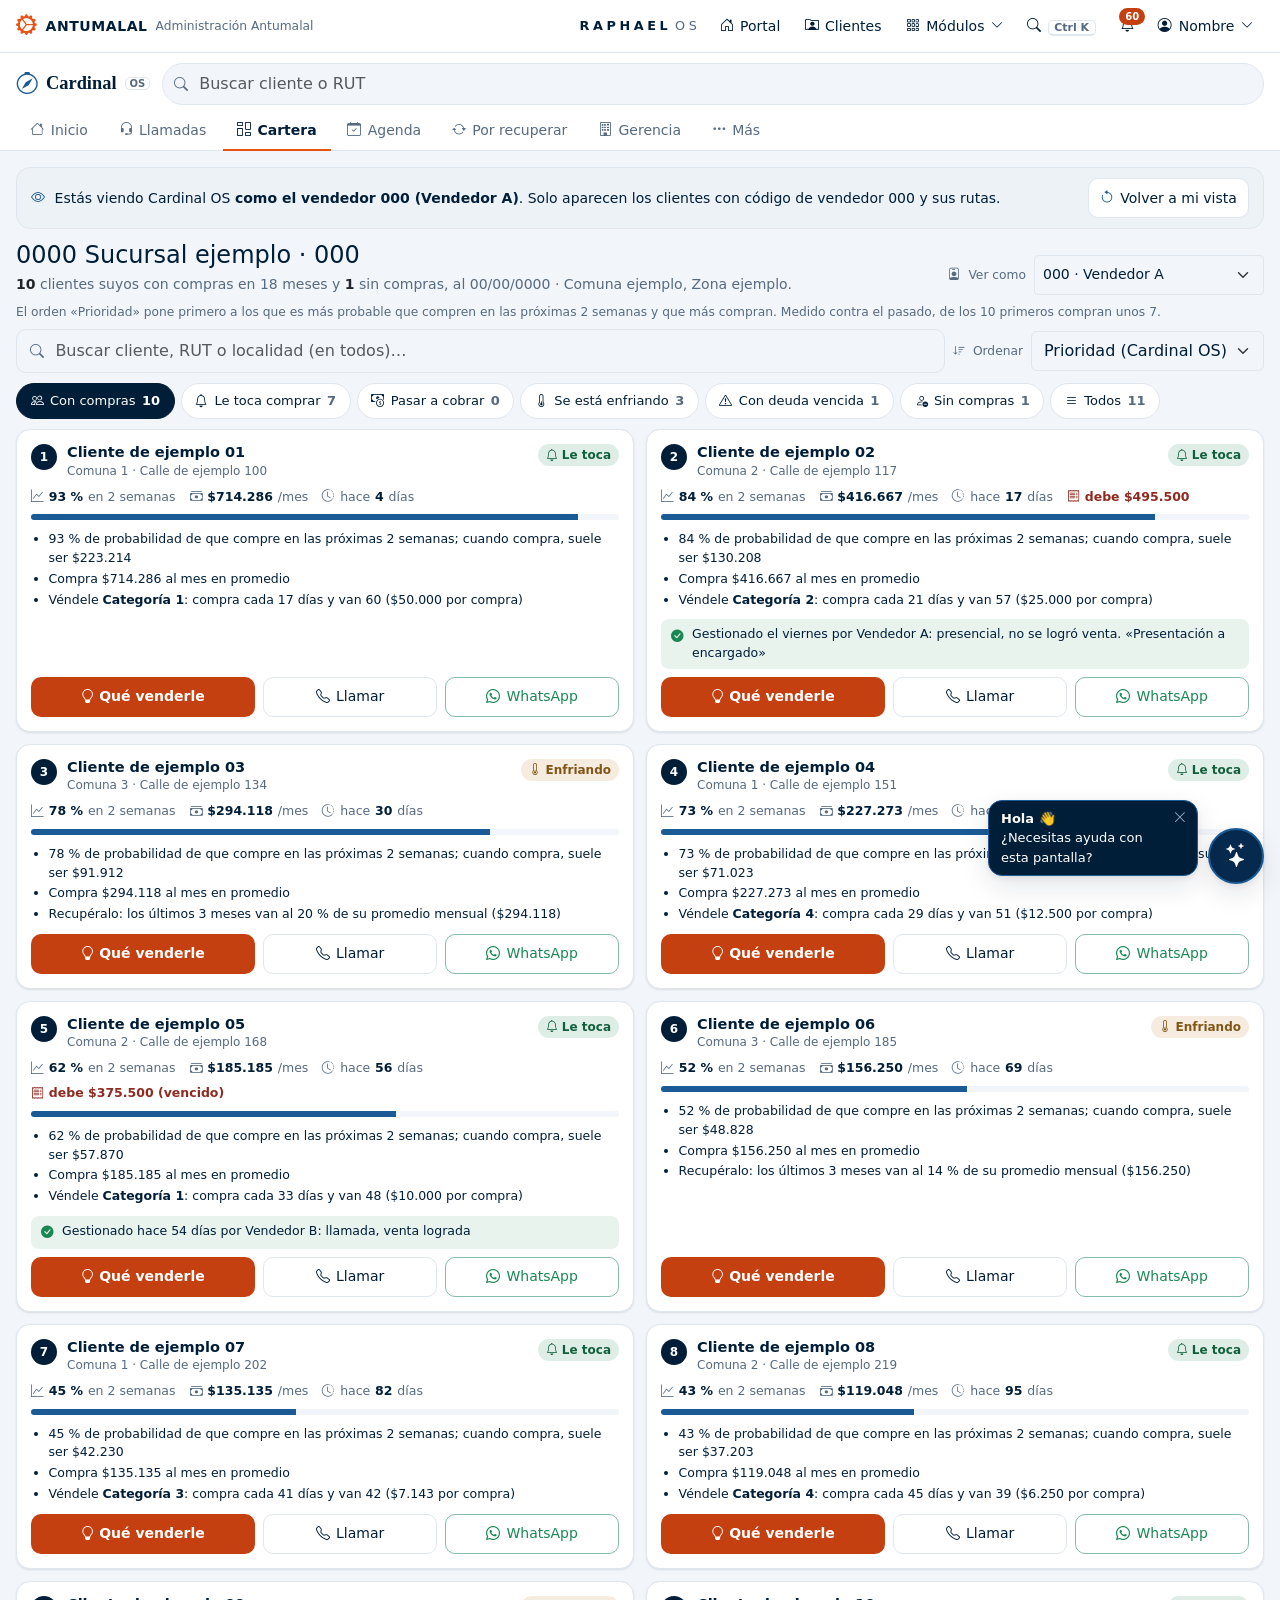
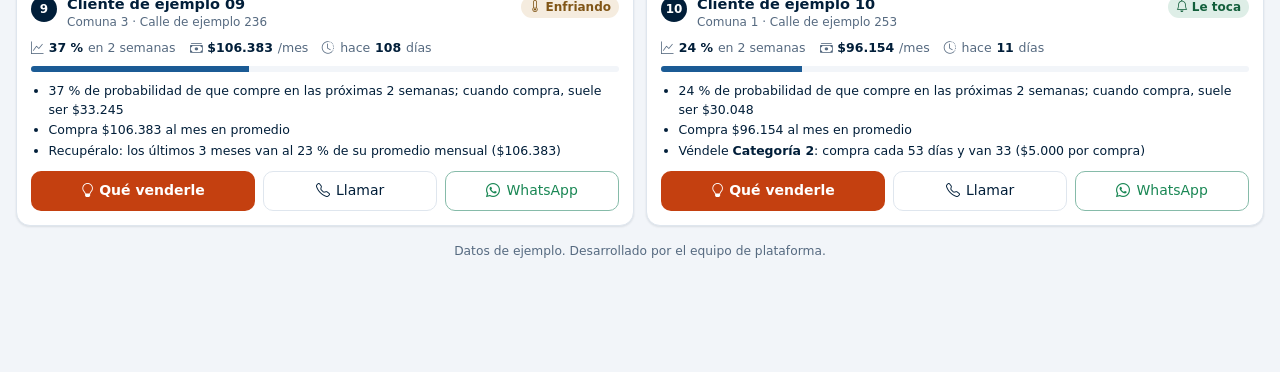
<file: prototipo/vistas/cardinal-cartera.html>
<!DOCTYPE html>
<html lang="es"><head><meta charset="utf-8">
<meta name="viewport" content="width=device-width, initial-scale=1, viewport-fit=cover">
<meta name="theme-color" content="#f2f5f9"><title>Cardinal OS · Cartera · Propuesta</title>
<link rel="stylesheet" href="https://cdn.jsdelivr.net/npm/bootstrap@5.3.3/dist/css/bootstrap.min.css">
<link rel="stylesheet" href="https://cdn.jsdelivr.net/npm/bootstrap-icons@1.11.3/font/bootstrap-icons.min.css">
<script>(function(){var t=null;try{t=localStorage.getItem('ant.tema')}catch(e){}if(!t&&matchMedia('(prefers-color-scheme: dark)').matches)t='dark';if(t)document.documentElement.setAttribute('data-bs-theme',t);var p=null;try{p=localStorage.getItem('ant.paleta')}catch(e){}if(p)document.documentElement.setAttribute('data-paleta',p);})();</script>
<style>
/* ============ Tokens (mismos nombres y valores que app.css cuando existen) ============ */
:root{
  --ant-dark:#011e39; --ant-dark-2:#062a4d; --ant-accent:#e85215; --ant-hover:#c44010;
  --ant-tinta:#011e39;                 /* texto marino; se invierte en oscuro */
  --ant-icono:#1b5b95;                 /* = --imp-azul: iconos y enlaces */
  --ant-bg:#f2f5f9; --ant-surface:#fff; --ant-line:#dfe6ee; --ant-muted:#566a80;   /* nuevos: fondo plano, borde de 1 px, texto de apoyo */
  --ant-r-s:10px; --ant-r-m:14px;
  --ant-s1:0 1px 2px rgba(1,30,57,.06),0 1px 3px rgba(1,30,57,.05);
  --ant-s2:0 2px 6px rgba(1,30,57,.07),0 10px 28px rgba(1,30,57,.11);
  --ant-accent-fondo:#c44010;           /* relleno de botones e insignias con texto blanco: #e85215 daba 3.7:1; este da 5.4:1 (AA) */
  --ant-accent-fondo-hover:#a3360d;
  --ant-alerta:var(--ant-accent-fondo); /* campana, avisos: en las paletas sobrias pasa a rojo y el naranja se retira */
  /* texto de estado sobre su propio tinte al 14 %: el color base oscurecido 30 % (en oscuro se usa tal cual) */
  --t-ok:color-mix(in srgb,var(--c-ok) 70%,#000);--t-warn:color-mix(in srgb,var(--c-warn) 62%,#000);--t-bad:color-mix(in srgb,var(--c-bad) 74%,#000);
  --t-info:color-mix(in srgb,var(--c-info) 72%,#000);--t-neutro:color-mix(in srgb,var(--c-neutro) 65%,#000);--t-azul:color-mix(in srgb,var(--c-azul) 68%,#000);
  --c-warn:#b7791f; --c-bad:#c0392b; --c-ok:#198754; --c-info:#0b7285; --c-neutro:#6b7280; --c-azul:#2b6cb0;
  --bs-body-bg:var(--ant-bg); --bs-body-color:var(--ant-tinta);
}
[data-bs-theme="dark"]{
  --ant-tinta:#dbe7f3; --ant-icono:#4d9bd8; --ant-bg:#0a1626; --ant-surface:#10233a; --ant-line:#1f3550; --ant-muted:#93a6bc;
  --ant-s1:0 1px 2px rgba(0,0,0,.35); --ant-s2:0 2px 6px rgba(0,0,0,.35),0 8px 20px rgba(0,0,0,.30);
  --c-warn:#e0b04a; --c-bad:#ef7b6e; --c-ok:#4cc38a; --c-info:#4fc3d9; --c-neutro:#9aa8b8; --c-azul:#6aa8ee;
  --ant-enlace:#6aa8ee;                 /* enlaces en oscuro: el celeste de iconos daba 4.49:1 sobre avisos tintados */
  --txt-mezcla:100%;
  --t-ok:var(--c-ok);--t-warn:var(--c-warn);--t-bad:var(--c-bad);--t-info:var(--c-info);--t-neutro:var(--c-neutro);--t-azul:var(--c-azul);
  --bs-body-bg:var(--ant-bg); --bs-body-color:var(--ant-tinta);
}

/* ============ Paletas alternativas (se eligen en el menú de usuario → Paleta). A = la actual, sin atributo. ============ */
/* B · Marino sobrio: el naranja desaparece; el énfasis es el marino y el rojo queda solo para alertas */
[data-paleta="b"]:not([data-bs-theme="dark"]){--ant-accent:#0b3a66;--ant-hover:#062a4d;--ant-accent-fondo:#0b3a66;--ant-accent-fondo-hover:#062a4d;--ant-alerta:#c0392b;--kpi-borde:var(--ant-line);--kpi-ico:var(--ant-muted)}
[data-paleta="b"][data-bs-theme="dark"]{--ant-accent:#2a6fb5;--ant-hover:#3b82c9;--ant-accent-fondo:#2a6fb5;--ant-accent-fondo-hover:#3b82c9;--ant-alerta:#b3382b}
/* C · Verde azulado y piedra: fondo cálido, acento teal */
[data-paleta="c"]:not([data-bs-theme="dark"]){--ant-bg:#f6f5f2;--ant-line:#e4e1da;--ant-tinta:#17302f;--ant-muted:#5e6b69;--ant-icono:#0f6b6b;--ant-accent:#0f6b6b;--ant-hover:#0a5252;--ant-accent-fondo:#0f6b6b;--ant-accent-fondo-hover:#0a5252;--ant-alerta:#c0392b;--kpi-borde:var(--ant-line);--kpi-ico:var(--ant-muted)}
[data-paleta="c"][data-bs-theme="dark"]{--ant-bg:#0e1a1a;--ant-surface:#142524;--ant-line:#234040;--ant-tinta:#dcecea;--ant-muted:#8fa9a6;--ant-icono:#4fb8b3;--ant-accent:#2a8f8b;--ant-hover:#36a6a1;--ant-accent-fondo:#1f7a76;--ant-accent-fondo-hover:#2a8f8b;--ant-alerta:#b3382b}
/* D · Grafito: grises azulados, iconos apagados; el naranja queda SOLO en el botón principal */
[data-paleta="d"]:not([data-bs-theme="dark"]){--ant-alerta:#c0392b;--ant-bg:#f4f5f7;--ant-line:#e0e4e9;--ant-tinta:#1f2933;--ant-muted:#5a6775;--ant-icono:#3b556e;--ant-alerta:#c0392b;--kpi-borde:var(--ant-line);--kpi-ico:var(--ant-muted)}
[data-paleta="d"][data-bs-theme="dark"]{--ant-icono:#8fb0cf;--ant-alerta:#b3382b}
[data-paleta="d"] .mod-fijo,[data-paleta="d"] .pestanas a[aria-current="page"],[data-paleta="d"] .mod-menu-pin[aria-pressed="true"]{color:var(--ant-icono);border-color:var(--ant-icono)}
html{color-scheme:light dark}
body{background:var(--ant-bg);color:var(--ant-tinta);font-size:14px;
  padding-inline:env(safe-area-inset-left) env(safe-area-inset-right);padding-bottom:env(safe-area-inset-bottom)}
h1,h2,h3,h4,.titulo{text-wrap:balance}
p{text-wrap:pretty}
.num{font-variant-numeric:tabular-nums}
a{color:var(--ant-enlace,var(--ant-icono))}
.text-muted,.form-text{color:var(--ant-muted)!important}

/* ============ Cabecera clara (antes: vidrio marino de 56 px) ============ */
.top{position:sticky;top:0;z-index:1030;background:var(--ant-surface);border-bottom:1px solid var(--ant-line);padding-top:env(safe-area-inset-top)}
.top-in{display:grid;grid-template-columns:1fr auto 1fr;align-items:center;gap:.5rem;height:52px;max-width:1360px;margin:auto;padding-inline:16px}
.top-izq{display:flex;align-items:center;gap:.6rem;min-width:0}
.top-der{display:flex;align-items:center;gap:2px;justify-self:end}
.marca{font-weight:800;letter-spacing:.04em;color:var(--ant-tinta);text-decoration:none;display:flex;align-items:center;gap:.5rem;white-space:nowrap}
.marca i{color:var(--ant-accent);font-size:1.3rem}
.marca small{font-weight:500;letter-spacing:0;color:var(--ant-muted);overflow:hidden;text-overflow:ellipsis}
.sistema{font-weight:700;letter-spacing:.28em;font-size:.8rem;color:var(--ant-tinta)}
.sistema span{font-weight:400;color:var(--ant-muted);margin-left:.3em}
.btn-ghost,.btn-accent{white-space:nowrap}
.btn-ghost{display:inline-flex;align-items:center;gap:.4rem;min-height:40px;padding:0 .7rem;border:0;background:transparent;color:var(--ant-tinta);
  border-radius:var(--ant-r-s);text-decoration:none;font-weight:500;position:relative}
.btn-ghost:hover{background:color-mix(in srgb,var(--ant-icono) 10%,transparent);color:var(--ant-tinta)}
.btn-borde{border:1px solid var(--ant-line);background:var(--ant-surface)}
kbd{background:var(--ant-surface);color:var(--ant-muted);border:1px solid var(--ant-line);border-bottom-width:2px;border-radius:5px;padding:0 .35rem;font:600 11px/1.6 system-ui;box-shadow:none}
.badge-n{background:var(--ant-alerta);color:#fff;border-radius:99px;font-size:10px;font-weight:700;padding:1px 6px;position:absolute;top:2px;right:0}
.dropdown-menu{--bs-dropdown-border-color:var(--ant-line);--bs-dropdown-bg:var(--ant-surface);--bs-dropdown-link-color:var(--ant-tinta);
  --bs-dropdown-link-hover-bg:color-mix(in srgb,var(--ant-icono) 10%,transparent);--bs-dropdown-link-hover-color:var(--ant-tinta);
  --bs-dropdown-border-radius:var(--ant-r-m);--bs-dropdown-padding-y:.35rem;font-size:13px;box-shadow:var(--ant-s2);color:var(--ant-tinta)}
.dropdown-item{display:flex;align-items:center;gap:.5rem;min-height:36px;border-radius:6px;margin-inline:.25rem;width:auto}
.dropdown-item i{color:var(--ant-icono)}
/* menú Módulos */
.mod-menu{width:min(22rem,calc(100vw - 1.5rem));overflow:hidden}
.mod-menu-busca{position:relative;padding:.55rem .6rem;border-bottom:1px solid var(--ant-line)}
.mod-menu-busca>i{position:absolute;left:1.25rem;top:50%;transform:translateY(-50%);color:var(--ant-muted)}
.mod-menu-busca input{padding-left:2rem;min-height:38px}
.mod-menu-lista{max-height:min(62vh,30rem);overflow-y:auto;overscroll-behavior:contain;padding:.3rem 0;margin:0;list-style:none}
.mod-menu-titulo{padding:.5rem 1rem .15rem;font-size:.72rem;font-weight:800;letter-spacing:.08em;text-transform:uppercase;color:var(--ant-muted)}
.mod-menu-item{display:flex;align-items:center}
.mod-menu-item .dropdown-item{flex:1}
.mod-menu-pin{border:0;background:none;min-width:40px;min-height:36px;color:var(--ant-muted);border-radius:6px}
.mod-menu-pin[aria-pressed="true"]{color:var(--ant-accent)}
.mod-menu-pie{display:block;padding:.6rem 1rem;border-top:1px solid var(--ant-line);font-size:12px;text-decoration:none}

.wrap{max-width:1360px;margin:auto;padding:16px}

/* ============ Superficies ============ */
.panel{background:var(--ant-surface);border:1px solid var(--ant-line);border-radius:var(--ant-r-m);box-shadow:var(--ant-s1)}
.form-control,.form-select{border:1px solid var(--ant-line);background-color:var(--ant-bg);color:var(--ant-tinta);min-height:40px;box-shadow:none}
.form-control:focus,.form-select:focus{background-color:var(--ant-surface);color:var(--ant-tinta);border-color:var(--ant-icono);box-shadow:0 0 0 3px color-mix(in srgb,var(--ant-icono) 25%,transparent)}
.btn-accent{background:var(--ant-accent-fondo);border:0;color:#fff;font-weight:600;min-height:40px;padding:0 1rem;border-radius:var(--ant-r-s)}
.btn-accent:hover{background:var(--ant-accent-fondo-hover);color:#fff}
.btn-accent:disabled{opacity:.6}
.btn-accent.btn-wa{background:#146c43}.btn-accent.btn-wa:hover{background:#0f5a37}   /* verde de WhatsApp con texto blanco ≥ 5:1 */
.btn-accent.fin{border-radius:0 var(--ant-r-s) var(--ant-r-s) 0}
.modal-content{background:var(--ant-surface);border:1px solid var(--ant-line);border-radius:var(--ant-r-m);color:var(--ant-tinta)}
.modal-header,.modal-footer{border-color:var(--ant-line)}
[data-bs-theme="dark"] .btn-close{filter:invert(1)}
.nav-tabs{--bs-nav-tabs-border-color:var(--ant-line);--bs-nav-tabs-link-active-bg:var(--ant-surface);--bs-nav-tabs-link-active-color:var(--ant-tinta);--bs-nav-tabs-link-active-border-color:var(--ant-line) var(--ant-line) var(--ant-surface)}
.nav-tabs .nav-link{color:var(--ant-muted)}

/* ============ Portal ============ */
.saludo{display:flex;flex-wrap:wrap;align-items:baseline;justify-content:space-between;gap:.25rem 1rem;margin-bottom:12px}
.saludo h1{font-size:1.25rem;font-weight:700;margin:0}
.saludo p{margin:0;color:var(--ant-muted)}
.buscar-cliente{padding:12px 14px;margin-bottom:12px}
.buscar-cliente label{font-weight:600;display:flex;align-items:center;gap:.4rem;margin-bottom:6px}
.kpis{display:grid;grid-template-columns:repeat(auto-fit,minmax(168px,1fr));gap:10px;margin:0 0 20px}
.kpi{padding:10px 12px;display:flex;flex-direction:column;gap:2px;text-decoration:none;color:inherit;min-width:0;border-left:3px solid var(--kpi-borde,var(--c,var(--ant-icono)))}
a.kpi:hover{box-shadow:var(--ant-s2);color:inherit}
.kpi-t{font-size:12px;color:var(--ant-muted);display:flex;align-items:flex-start;gap:.4rem;justify-content:space-between;text-wrap:balance}
.kpi-t i{color:var(--kpi-ico,var(--c,var(--ant-icono)));font-size:.95rem;flex:none}
.kpi-valor{font-size:1.5rem;font-weight:700;line-height:1.15;white-space:nowrap}
.kpi.cero .kpi-valor{color:var(--ant-muted);font-weight:600}   /* el valor en cero se apaga: lo que importa destaca */

.portal-barra{display:flex;flex-wrap:wrap;gap:.5rem;align-items:center;justify-content:space-between;margin-bottom:6px}
.portal-buscar{position:relative;flex:1 1 14rem;max-width:26rem}
.portal-buscar>.bi{position:absolute;left:.85rem;top:50%;transform:translateY(-50%);color:var(--ant-muted);pointer-events:none}
.portal-buscar .form-control{padding-left:2.4rem;min-height:44px;border-radius:var(--ant-r-s)}
.chips{display:flex;gap:6px;flex-wrap:wrap;margin:10px 0 4px}
.chip{border:1px solid var(--ant-line);background:var(--ant-surface);color:var(--ant-tinta);border-radius:99px;min-height:34px;padding:0 .8rem;font-weight:500}
.chip[aria-pressed="true"]{background:var(--ant-tinta);color:var(--ant-surface);border-color:var(--ant-tinta)}
.ayuda-linea{font-size:12.5px;color:var(--ant-muted);margin:6px 0 12px}
.ayuda-linea i{color:var(--ant-icono)}

/* --- Bento de grupos: grupos grandes y chicos se acomodan juntos en filas de 9 unidades (6 en tablet, 1 en móvil) --- */
#grupos{display:grid;grid-template-columns:repeat(9,minmax(0,1fr));grid-auto-flow:dense;gap:12px;align-items:stretch}
.grupo,.cluster{min-width:0;order:var(--o9,0);grid-column:span var(--s9,3)}
.grupo{padding:12px}
/* Grupos chicos (1–2 módulos): una sola columna, varios lado a lado dentro de un bloque («cluster») */
.cluster{display:grid;grid-template-columns:repeat(var(--k,3),minmax(0,1fr));gap:12px}
.cluster>.grupo{grid-column:auto;order:0}   /* --s9/--s6 se heredan del bloque: sin esto cada panel pedía el ancho del bloque entero */
.grupo.chico .tiles{grid-template-columns:minmax(0,1fr)}
.grupo.chico .grupo-h{flex-wrap:wrap;gap:.1rem .4rem;letter-spacing:.03em;font-size:11px;line-height:1.25;align-items:flex-start}
.grupo.chico .grupo-h i{margin-top:1px}
.grupo.chico .grupo-h .n{margin-left:auto}
.grupo-h{display:flex;align-items:center;gap:.5rem;font-size:12px;font-weight:700;letter-spacing:.06em;text-transform:uppercase;color:var(--ant-muted);margin:0 0 10px}
.grupo-h i{color:var(--ant-icono);font-size:1rem}
.grupo-h .n{font-weight:500;letter-spacing:0;text-transform:none;margin-left:auto;font-size:11.5px}
.tiles{display:grid;grid-template-columns:repeat(auto-fill,minmax(108px,1fr));gap:8px}
.mod{position:relative;border:1px solid var(--ant-line);border-radius:var(--ant-r-m);corner-shape:squircle;background:var(--ant-bg);
  min-height:104px;display:flex;flex-direction:column;align-items:center;justify-content:center;gap:8px;padding:14px 6px 10px;text-align:center;
  transition:box-shadow .18s,border-color .18s,background .18s,transform .18s}
.mod:hover,.mod:focus-within{background:var(--ant-surface);box-shadow:var(--ant-s2);border-color:color-mix(in srgb,var(--ant-icono) 40%,var(--ant-line))}
.mod:hover{transform:translateY(-1px)}                    /* antes -3px con sombra grande */
.mod-icono{font-size:2.5rem;line-height:1;color:var(--ant-icono)}   /* sin cuadro de fondo: el icono ES el color */
.mod-nombre{font-weight:600;font-size:12.5px;line-height:1.22;color:var(--ant-tinta);text-decoration:none;text-wrap:balance;overflow-wrap:anywhere}
.mod-nombre::after{content:"";position:absolute;inset:0;border-radius:inherit}
.mod-nivel,.mod-fijo{position:absolute;top:9px;left:9px;font-size:11px;color:var(--ant-muted)}
.mod-fijo{color:var(--ant-accent)}
.mod>.dropdown{position:static}          /* Bootstrap pone position:relative y el ⋯ se centraba sobre el icono */
.mod-mas{position:absolute;top:0;right:0;z-index:2;min-width:44px;min-height:44px;display:grid;place-items:center;border:0;background:none;color:var(--ant-muted);border-radius:var(--ant-r-s);opacity:0;transition:opacity .15s}
.mod:hover .mod-mas,.mod:focus-within .mod-mas,.mod-mas[aria-expanded="true"]{opacity:1}
@media (hover:none){.mod-mas{opacity:1}}
.mod-mas:hover{background:color-mix(in srgb,var(--ant-icono) 10%,transparent);color:var(--ant-tinta)}
/* Lista compacta: una fila por módulo */
.compacta .tiles{grid-template-columns:1fr;gap:2px}
.compacta .mod{flex-direction:row;justify-content:flex-start;min-height:48px;padding:4px 48px 4px 12px;gap:12px;text-align:left;border-color:transparent;background:transparent}
.compacta .mod:hover{background:var(--ant-bg);border-color:var(--ant-line);transform:none;box-shadow:none}
.compacta .mod-icono{font-size:1.5rem;width:1.75rem;text-align:center}
.compacta .mod-nivel,.compacta .mod-fijo{position:static;order:3;margin-left:auto}
.compacta .mod-mas{top:2px;opacity:1}
.sin-res{padding:24px;text-align:center;color:var(--ant-muted)}

/* ============ Menús: pestañas con «Más» (sin scroll lateral), píldoras y migas ============ */
.migas{display:flex;align-items:center;gap:.4rem;color:var(--ant-muted);font-size:13px;margin-bottom:8px;flex-wrap:wrap}
.pestanas{display:flex;flex-wrap:wrap;gap:2px;border-bottom:1px solid var(--ant-line);margin-bottom:12px;align-items:center}
.pestanas>a,.pestanas button{border:0;background:none;padding:0 .9rem;min-height:42px;display:flex;align-items:center;gap:.4rem;color:var(--ant-muted);text-decoration:none;font-weight:500;border-bottom:2px solid transparent;margin-bottom:-1px;white-space:nowrap}
.pestanas>a:hover,.pestanas button:hover{color:var(--ant-tinta)}
.pestanas a[aria-current="page"]{color:var(--ant-tinta);border-color:var(--ant-accent);font-weight:600}
.pildoras{display:flex;gap:6px;flex-wrap:wrap;margin-bottom:12px}
.pildoras a{padding:0 .8rem;min-height:34px;display:flex;align-items:center;border-radius:99px;border:1px solid var(--ant-line);background:var(--ant-surface);color:var(--ant-tinta);text-decoration:none;font-size:13px}
.pildoras a[aria-current="page"]{background:var(--ant-tinta);color:var(--ant-surface);border-color:var(--ant-tinta)}

/* ============ Pantalla interna con lateral ============ */
.shell{display:grid;grid-template-columns:232px minmax(0,1fr);gap:16px;align-items:start}
.lateral{position:sticky;top:68px;padding:8px;max-height:calc(100vh - 84px);overflow:auto}
.lateral details{border-bottom:1px solid var(--ant-line);padding:2px 0}
.lateral details:last-child{border:0}
.lateral summary{list-style:none;cursor:pointer;display:flex;align-items:center;justify-content:space-between;min-height:38px;padding:0 8px;font-size:11px;font-weight:700;letter-spacing:.06em;text-transform:uppercase;color:var(--ant-muted);border-radius:6px}
.lateral summary::-webkit-details-marker{display:none}
.lateral summary::after{content:"\F282";font-family:bootstrap-icons;transition:transform .2s}
.lateral details[open] summary::after{transform:rotate(180deg)}
.lateral a{display:flex;align-items:center;gap:.5rem;min-height:38px;padding:0 8px;border-radius:6px;color:var(--ant-tinta);text-decoration:none}
.lateral a i{color:var(--ant-icono)}
.lateral a:hover{background:color-mix(in srgb,var(--ant-icono) 8%,transparent)}
.lateral a[aria-current="page"]{background:color-mix(in srgb,var(--ant-icono) 14%,transparent);font-weight:600}
.segmento{display:inline-flex;flex-wrap:wrap;border:1px solid var(--ant-line);border-radius:var(--ant-r-s);background:var(--ant-surface);padding:2px;gap:2px}
.segmento button{border:0;background:none;min-height:34px;padding:0 .8rem;border-radius:8px;color:var(--ant-muted);font-weight:500;display:flex;align-items:center;gap:.4rem}
.segmento button[aria-pressed="true"]{background:var(--ant-tinta);color:var(--ant-surface)}
.filtros{display:grid;grid-template-columns:repeat(auto-fit,minmax(150px,1fr));gap:10px;padding:12px;margin-bottom:12px}
.filtros label{font-size:12px;color:var(--ant-muted);margin-bottom:2px;display:block}
.aviso{display:flex;gap:.6rem;align-items:flex-start;padding:10px 12px;border:1px solid color-mix(in srgb,var(--c-warn) 40%,var(--ant-line));background:color-mix(in srgb,var(--c-warn) 9%,var(--ant-surface));border-radius:var(--ant-r-m);margin-bottom:12px}
.aviso i{color:var(--c-warn);margin-top:2px}
.aviso.bad{border-color:color-mix(in srgb,var(--c-bad) 40%,var(--ant-line));background:color-mix(in srgb,var(--c-bad) 8%,var(--ant-surface))}.aviso.bad i{color:var(--c-bad)}
.aviso.info{border-color:var(--ant-line);background:var(--ant-surface)}.aviso.info i{color:var(--ant-icono)}
.tabla-wrap{overflow:auto;position:relative}   /* position:relative evita que los .visually-hidden de las cabeceras ensanchen la página */
table.t{width:100%;border-collapse:collapse}
.t th{font-size:11px;letter-spacing:.05em;text-transform:uppercase;color:var(--ant-muted);font-weight:600;padding:10px 12px;border-bottom:1px solid var(--ant-line);white-space:nowrap;background:var(--ant-surface)}
.t td{white-space:nowrap;padding:10px 12px;border-bottom:1px solid var(--ant-line);vertical-align:middle;color:var(--ant-tinta)}
.t tr:last-child td{border:0}
.t td:first-child{white-space:normal;min-width:170px}
.t .num{text-align:right}
.t tbody tr:hover td{background:color-mix(in srgb,var(--ant-icono) 5%,transparent)}
.sub{display:block;font-size:12px;color:var(--ant-muted)}
.estado{font-size:12px;font-weight:600;padding:2px 8px;border-radius:99px;background:color-mix(in srgb,var(--c) 14%,transparent);color:color-mix(in srgb,var(--c) var(--txt-mezcla,70%),#000);white-space:nowrap}
.pie-tabla{display:flex;justify-content:space-between;align-items:center;gap:.5rem;flex-wrap:wrap;padding:10px 12px;border-top:1px solid var(--ant-line);color:var(--ant-muted)}
.pasos{display:grid;grid-template-columns:repeat(auto-fit,minmax(280px,1fr));gap:12px;margin-bottom:12px}
.paso{padding:0;overflow:hidden}
.paso .paso-t{font-size:13px;font-weight:700;margin:0;padding:10px 14px;border-bottom:1px solid var(--ant-line);display:flex;gap:.5rem;align-items:center;flex-wrap:wrap}
.paso .cuerpo{padding:12px 14px}
.paso .paso-t i{color:var(--ant-icono)}
.fila-dato{display:flex;justify-content:space-between;gap:1rem;padding:6px 0;border-bottom:1px solid var(--ant-line)}
.fila-dato:last-child{border:0}

/* skeleton: solo si la carga pasa de 300 ms, con las mismas columnas que la tabla real (en producción ya existe como [data-esqueleto]) */
.sk-b{height:1em;border-radius:6px;background:linear-gradient(90deg,var(--ant-line),color-mix(in srgb,var(--ant-line) 50%,var(--ant-surface)),var(--ant-line));background-size:200% 100%;animation:sk 1.2s linear infinite}
@keyframes sk{to{background-position:-200% 0}}

code{color:var(--ant-tinta);background:color-mix(in srgb,var(--ant-icono) 10%,transparent);padding:0 .25rem;border-radius:4px;font-size:.85em}

/* ============ Estados vacío y de error (un solo componente: icono, una frase, una acción) ============ */
.estado-vacio{display:flex;flex-direction:column;align-items:center;text-align:center;gap:6px;padding:28px 16px;color:var(--ant-muted)}
.estado-vacio>i{font-size:1.6rem;color:var(--ant-icono);width:52px;height:52px;border-radius:50%;display:grid;place-items:center;background:color-mix(in srgb,var(--ant-icono) 10%,transparent)}
.estado-vacio.error>i{color:var(--t-bad);background:color-mix(in srgb,var(--c-bad) 10%,transparent)}
.estado-vacio strong{color:var(--ant-tinta);font-size:1rem}
.estado-vacio p{margin:0;max-width:44ch}
.estado-vacio .btn-ghost{margin-top:6px}

/* ============ Command menu ============ */
dialog.cmd{border:1px solid var(--ant-line);border-radius:var(--ant-r-m);padding:0;width:min(560px,calc(100vw - 24px));margin:12vh auto 0;background:var(--ant-surface);color:var(--ant-tinta);box-shadow:0 20px 60px rgba(1,30,57,.3)}
dialog.cmd::backdrop{background:rgba(1,30,57,.45)}
.cmd input{width:100%;border:0;border-bottom:1px solid var(--ant-line);padding:14px 16px;font-size:15px;background:transparent;color:inherit;outline:none}
.cmd ul{list-style:none;margin:0;padding:6px;max-height:50vh;overflow:auto}
.cmd li{display:flex;align-items:center;gap:.6rem;min-height:40px;padding:0 10px;border-radius:8px;cursor:pointer}
.cmd li i{color:var(--ant-icono);font-size:1.1rem}
.cmd li small{margin-left:auto;color:var(--ant-muted)}
.cmd li[aria-selected="true"]{background:color-mix(in srgb,var(--ant-icono) 14%,transparent)}
.cmd-pie{display:flex;gap:12px;padding:8px 14px;border-top:1px solid var(--ant-line);color:var(--ant-muted);font-size:12px}

/* ============ Toast con Deshacer ============ */
#toasts{position:fixed;left:50%;transform:translateX(-50%);bottom:calc(16px + env(safe-area-inset-bottom));z-index:2000;display:grid;gap:8px;width:max-content;max-width:calc(100vw - 24px)}
.toast-u{display:flex;align-items:center;gap:12px;background:#011e39;color:#fff;padding:8px 8px 8px 16px;border-radius:var(--ant-r-m);box-shadow:0 8px 24px rgba(1,30,57,.3);animation:in .2s ease-out;border:1px solid rgba(255,255,255,.12)}
.toast-u button{border:0;background:none;color:#ffb48f;font-weight:700;min-height:40px;padding:0 .8rem;border-radius:8px}
.toast-u button:hover{background:rgba(255,255,255,.1)}
@keyframes in{from{opacity:0;transform:translateY(8px)}}

/* ============ Asistente flotante (antes 96 px; aquí 56 px y respeta el safe-area) ============ */
#sabio{position:fixed;right:max(16px,env(safe-area-inset-right));bottom:max(16px,env(safe-area-inset-bottom));z-index:1040}
#sabio .boton{width:56px;height:56px;border-radius:50%;border:2px solid var(--ant-icono);background:var(--ant-dark-2);color:#fff;font-size:1.5rem;display:grid;place-items:center;box-shadow:var(--ant-s2)}
#sabio .saludo-b{position:absolute;right:66px;bottom:8px;width:210px;background:var(--ant-dark);color:#fff;border:1px solid var(--ant-icono);border-radius:var(--ant-r-m);padding:8px 28px 8px 12px;box-shadow:var(--ant-s2);font-size:13px}
#sabio .saludo-b button{position:absolute;top:0;right:0;min-width:36px;min-height:36px;border:0;background:none;color:#9fb6cd}
body.tiene-sabio .wrap{padding-bottom:96px}

.vista[hidden]{display:none}
@view-transition{navigation:auto}
::view-transition-group(*){animation-duration:.2s}
:focus-visible{outline:3px solid color-mix(in srgb,var(--ant-accent) 70%,transparent);outline-offset:2px}
.skip{position:absolute;left:-999px}.skip:focus{left:8px;top:8px;z-index:3000;background:#fff;color:#000;padding:8px}

@media (max-width:1240px){.marca small{display:none}}
@media (max-width:1180px){
  #grupos{grid-template-columns:repeat(6,minmax(0,1fr))}
  .grupo,.cluster{grid-column:span var(--s6,3);order:var(--o6,0)}
  .sec-1100{display:none}
}
@media (max-width:860px){
  .shell{grid-template-columns:minmax(0,1fr)}.lateral{position:static;max-height:none}
  .top-in{grid-template-columns:1fr auto;padding-inline:8px}.sistema,.hide-sm,.btn-cmd .txt{display:none}
  .btn-ghost{padding:0 .6rem}
}
@media (max-width:760px){
  #grupos,#grupos.compacta{grid-template-columns:1fr}.grupo,.cluster{grid-column:auto;order:var(--o0,0)}
  .cluster{grid-template-columns:1fr}
  .tiles,.grupo.chico .tiles{grid-template-columns:repeat(3,minmax(0,1fr))}
  .compacta .tiles{grid-template-columns:1fr}
  .solo-desk,#sabio .saludo-b{display:none}
}
@media (prefers-reduced-motion:reduce){
  *,*::before,*::after{animation:none!important;transition:none!important;scroll-behavior:auto!important}
  ::view-transition-group(*),::view-transition-old(*),::view-transition-new(*){animation:none!important}
}
/* ===== Estilos compartidos por las vistas sueltas (gráficos, Cardinal OS, barras de avance) ===== */
.tip{position:fixed;z-index:3000;pointer-events:none;background:var(--ant-tinta);color:var(--ant-surface);font-size:12px;padding:6px 9px;border-radius:8px;box-shadow:var(--ant-s2);max-width:260px;opacity:0;transition:opacity .1s}
.tip.on{opacity:1}
.tip b{font-variant-numeric:tabular-nums}
.titulo-panel{font-size:13px;font-weight:700;margin:0;display:flex;align-items:center;gap:.5rem;flex-wrap:wrap}
.titulo-panel i{color:var(--ant-icono)}
.titulo-panel small{font-weight:400;color:var(--ant-muted)}
.panel-cab{display:flex;align-items:center;justify-content:space-between;gap:.5rem;flex-wrap:wrap;padding:10px 14px;border-bottom:1px solid var(--ant-line)}
.panel-cuerpo{padding:12px 14px}
.rejilla-2{display:grid;grid-template-columns:repeat(2,minmax(0,1fr));gap:12px;margin-bottom:12px}
@media (max-width:1100px){.rejilla-2{grid-template-columns:minmax(0,1fr)}}

/* gráficos (una sola serie: azul de iconos; el estado va en texto + flecha, no solo en color) */
.chart svg{display:block;width:100%;height:auto;overflow:visible}
.chart .eje text{fill:var(--ant-muted);font-size:10.5px;font-variant-numeric:tabular-nums}
.chart .rej line{stroke:var(--ant-line);stroke-width:1}
.chart .barra{fill:var(--ant-icono)}
.chart .barra:hover{fill:var(--ant-tinta)}
.chart .linea{fill:none;stroke:var(--c-info);stroke-width:2;stroke-linejoin:round}
.chart .punto{fill:var(--c-info);stroke:var(--ant-surface);stroke-width:2}
.chart-leyenda{display:flex;gap:14px;font-size:12px;color:var(--ant-muted);margin-top:4px;flex-wrap:wrap}
.chart-leyenda i{display:inline-block;width:10px;height:10px;border-radius:3px;margin-right:5px;vertical-align:-1px}
.hb{display:grid;grid-template-columns:minmax(80px,140px) 1fr auto;gap:10px;align-items:center;margin:5px 0;font-size:12.5px}
.hb-t{background:var(--ant-bg);height:12px;border-radius:6px;position:relative}
.hb-t i{display:block;height:100%;background:var(--ant-icono);border-radius:0 4px 4px 0;min-width:2px}
.hb-t u{position:absolute;top:-3px;bottom:-3px;width:2px;background:var(--ant-tinta);text-decoration:none}
.hb b{font-variant-numeric:tabular-nums;font-weight:600;white-space:nowrap}
.t td.barra-celda{background:linear-gradient(90deg,color-mix(in srgb,var(--ant-icono) 14%,transparent) var(--w,0%),transparent var(--w,0%))}
.cumpl{white-space:nowrap;font-variant-numeric:tabular-nums;font-weight:600}
.cumpl.mal{color:var(--t-bad)}.cumpl.med{color:var(--t-warn)}.cumpl.bien{color:var(--t-ok)}
.nota-pie{font-size:12px;color:var(--ant-muted);padding:10px 14px;border-top:1px solid var(--ant-line)}
.estado-sync{font-size:12px;color:var(--ant-muted);text-align:right}

/* ===== Cardinal OS ===== */
.cardinal{background:var(--ant-surface);border-bottom:1px solid var(--ant-line)}
.cardinal-in{max-width:1360px;margin:auto;padding:10px 16px 0}
.cardinal-fila{display:flex;align-items:center;gap:12px;flex-wrap:wrap;margin-bottom:6px}
.cardinal-marca{display:flex;align-items:center;gap:.5rem;font-family:Georgia,serif;font-weight:700;font-size:1.15rem;color:var(--ant-tinta);text-decoration:none;white-space:nowrap}
.cardinal-marca i{color:var(--ant-icono);font-size:1.4rem}
.cardinal-marca span{font:600 10px system-ui;border:1px solid var(--ant-line);border-radius:5px;padding:0 4px;color:var(--ant-muted)}
.cardinal-buscar{position:relative;flex:1 1 280px}
.cardinal-buscar>i{position:absolute;left:12px;top:50%;transform:translateY(-50%);color:var(--ant-muted)}
.cardinal-buscar input{padding-left:36px;min-height:42px;border-radius:99px}
.cardinal .pestanas{border:0;margin:0}
.cardinal .pestanas>a,.cardinal .pestanas button{min-height:40px}
.cardinal .pestanas a[aria-current="page"]{border-bottom-color:var(--ant-accent)}
.vendedor-aviso{display:flex;gap:.6rem;align-items:center;flex-wrap:wrap;padding:10px 14px;border:1px solid var(--ant-line);background:color-mix(in srgb,var(--ant-icono) 8%,var(--ant-surface));border-radius:var(--ant-r-m);margin-bottom:12px}
.vendedor-aviso i{color:var(--ant-icono)}
.chips-sec{display:flex;gap:6px;flex-wrap:wrap;margin:10px 0}
.chip-sec{border:1px solid var(--ant-line);background:var(--ant-surface);color:var(--ant-tinta);border-radius:99px;min-height:36px;padding:0 .85rem;display:inline-flex;align-items:center;gap:.4rem;font-size:13px;text-decoration:none;white-space:nowrap}
.chip-sec .n{font-variant-numeric:tabular-nums;color:var(--ant-muted);font-weight:600}
.chip-sec[aria-pressed="true"]{background:var(--ant-tinta);color:var(--ant-surface);border-color:var(--ant-tinta)}
.chip-sec[aria-pressed="true"] .n{color:inherit}
.lista-cli{display:grid;grid-template-columns:repeat(2,minmax(0,1fr));gap:12px}
@media (max-width:1100px){.lista-cli{grid-template-columns:minmax(0,1fr)}}
.cli{padding:14px;display:flex;flex-direction:column;gap:8px}
.cli-cab{display:flex;gap:10px;align-items:flex-start}
.cli-n{flex:none;width:26px;height:26px;border-radius:50%;background:var(--ant-tinta);color:var(--ant-surface);font:600 12px/26px system-ui;text-align:center}
.cli-nombre{font-weight:700;margin:0;font-size:14.5px;text-wrap:balance}
.cli-lugar{font-size:12px;color:var(--ant-muted)}
.cli-etq{margin-left:auto;flex:none}
.cli-datos{display:flex;gap:6px 14px;flex-wrap:wrap;font-size:12.5px;color:var(--ant-muted)}
.cli-datos span{display:inline-flex;align-items:center;gap:.3rem;white-space:nowrap}
.cli-datos b{color:var(--ant-tinta);font-variant-numeric:tabular-nums}
.cli-datos .debe{color:var(--t-bad);font-weight:600}
.prob{height:6px;border-radius:4px;background:var(--ant-bg);overflow:hidden}
.prob i{display:block;height:100%;background:var(--ant-icono)}
.cli-pistas{margin:0;padding-left:1.1rem;font-size:12.5px}
.cli-pistas li{margin:2px 0}
.gestion{font-size:12.5px;padding:6px 10px;border-radius:8px;background:color-mix(in srgb,var(--c-ok) 10%,var(--ant-surface));display:flex;gap:.5rem;align-items:flex-start}
.gestion i{color:var(--c-ok);margin-top:2px}
.cli-acc{display:flex;gap:8px;flex-wrap:wrap;margin-top:auto}
.cli-acc .btn-accent{flex:1 1 140px}
.cli-acc .btn-ghost{flex:1 1 90px;justify-content:center;border:1px solid var(--ant-line)}
.cli-acc .wa{color:var(--c-ok);border-color:color-mix(in srgb,var(--c-ok) 45%,var(--ant-line))}

/* ===== Gerencia ===== */
.tarea-nav{display:flex;gap:8px;flex-wrap:wrap;align-items:center;margin:10px 0}
.fecha-nav{display:flex;gap:6px;align-items:center;flex-wrap:wrap}
.avatar{width:36px;height:36px;border-radius:50%;background:var(--ant-tinta);color:var(--ant-surface);font:700 12px/36px system-ui;text-align:center;flex:none}
.vend{display:flex;gap:10px;align-items:center;min-width:170px}
.vend b{display:block}.vend small{color:var(--ant-muted);font-size:11.5px}
.grande{font-size:1.5rem;font-weight:700;line-height:1;font-variant-numeric:tabular-nums}
.insignia{display:inline-flex;align-items:center;gap:.25rem;font-size:11.5px;font-weight:700;padding:1px 8px;border-radius:99px;margin-top:4px;background:color-mix(in srgb,var(--c) 14%,transparent);color:color-mix(in srgb,var(--c) var(--txt-mezcla,70%),#000)}
.meta-barra{position:relative;height:8px;background:var(--ant-bg);border-radius:4px;min-width:160px}
.meta-barra i{display:block;height:100%;border-radius:4px;background:var(--c)}
.meta-barra u{position:absolute;top:-4px;bottom:-4px;width:2px;background:var(--ant-tinta);text-decoration:none}
.meta-txt{font-size:11.5px;color:var(--ant-muted);margin-top:5px}
.terreno{font-size:12px;line-height:1.35}
.terreno .pto{display:inline-block;width:8px;height:8px;border-radius:50%;margin-right:5px;background:var(--c-neutro)}
.terreno .pto.ok{background:var(--c-ok)}
.terreno .lejos{color:var(--t-bad);font-weight:600}
.aviso-sge{max-width:760px}
.cero-rojo{color:var(--t-bad);font-weight:700}
.sub-rojo{display:block;font-size:11.5px;color:var(--t-bad)}

/* ===== Panel de Ventas: lateral y avisos ===== */
.nota-venta{font-size:12.5px;color:var(--ant-muted);margin:0 0 12px}

</style></head>
<body>
<a class="skip" href="#main">Saltar al contenido</a>
<header class="top"><div class="top-in">
  <div class="top-izq"><a class="marca" href="../index.html"><i class="bi bi-gear-wide-connected"></i><span>ANTUMALAL</span><small class="hide-sm">Administración Antumalal</small></a></div>
  <div class="sistema d-none d-xl-block">RAPHAEL<span>OS</span></div>
  <div class="top-der">
    <a class="btn-ghost solo-desk" href="../index.html" title="Portal maestro"><i class="bi bi-house-door"></i><span class="hide-sm">Portal</span></a>
    <a class="btn-ghost" href="../index.html#clientes" title="Maestro de clientes" aria-label="Clientes"><i class="bi bi-person-rolodex"></i><span class="hide-sm">Clientes</span></a>
    <div class="dropdown">
      <button class="btn-ghost" data-bs-toggle="dropdown" data-bs-auto-close="outside" aria-expanded="false" aria-label="Módulos"><i class="bi bi-grid-3x3-gap"></i><span class="hide-sm">Módulos</span><i class="bi bi-chevron-down small hide-sm"></i></button>
      <div class="dropdown-menu dropdown-menu-end p-0 mod-menu">
        <div class="mod-menu-busca"><i class="bi bi-search" aria-hidden="true"></i><input type="search" class="form-control form-control-sm" placeholder="Buscar módulo" aria-label="Buscar módulo" autocomplete="off" id="menuBusca"></div>
        <ul class="mod-menu-lista" id="menuLista"></ul>
        <a class="mod-menu-pie" href="../index.html"><i class="bi bi-arrows-move me-1"></i>Ordenar a mi gusto en el Portal</a>
      </div>
    </div>
    <button class="btn-ghost btn-cmd" id="abrirCmd" aria-haspopup="dialog" title="Buscar páginas y acciones"><i class="bi bi-search"></i><span class="txt"><kbd data-atajo="K"></kbd></span></button>
    <a class="btn-ghost" href="#" aria-label="Notificaciones, 60 sin leer"><i class="bi bi-bell"></i><span class="badge-n">60</span></a>
    <div class="dropdown">
      <button class="btn-ghost" data-bs-toggle="dropdown" aria-label="Menú de usuario"><i class="bi bi-person-circle"></i><span class="hide-sm">Nombre</span><i class="bi bi-chevron-down small hide-sm"></i></button>
      <ul class="dropdown-menu dropdown-menu-end">
        <li class="dropdown-header">Nombre Apellido<br><small class="text-muted">Usuario</small></li><li><hr class="dropdown-divider"></li>
        <li><a class="dropdown-item" href="#"><i class="bi bi-person-gear"></i>Mi perfil</a></li>
        <li><a class="dropdown-item" href="guia-de-estilo.html"><i class="bi bi-palette2"></i>Guía de estilo</a></li>
        <li><button class="dropdown-item" id="btnTema"><i class="bi bi-circle-half"></i>Tema: <span id="temaTxt">automático</span></button></li>
        <li class="dropdown-header pb-0">Paleta</li>
        <li><button class="dropdown-item" data-paleta-op="a"><i class="bi bi-circle-fill" style="color:#e85215"></i>A · Actual (marino + naranja)</button></li>
        <li><button class="dropdown-item" data-paleta-op="b"><i class="bi bi-circle-fill" style="color:#0b3a66"></i>B · Marino sobrio</button></li>
        <li><button class="dropdown-item" data-paleta-op="c"><i class="bi bi-circle-fill" style="color:#0f6b6b"></i>C · Verde azulado y piedra</button></li>
        <li><button class="dropdown-item" data-paleta-op="d"><i class="bi bi-circle-fill" style="color:#3b556e"></i>D · Grafito</button></li>
        <li><hr class="dropdown-divider"></li><li><a class="dropdown-item" href="#"><i class="bi bi-box-arrow-right"></i>Salir</a></li>
      </ul>
    </div>
  </div></div></header>
<section class="cardinal" aria-label="Cardinal OS"><div class="cardinal-in">
  <div class="cardinal-fila">
    <a class="cardinal-marca" href="cardinal-cartera.html"><i class="bi bi-compass"></i>Cardinal<span>OS</span></a>
    <div class="cardinal-buscar"><i class="bi bi-search"></i><input type="search" class="form-control" placeholder="Buscar cliente o RUT" aria-label="Buscar cliente o RUT" data-buscar-atajo autocomplete="off"></div>
  </div>
  <nav class="pestanas" aria-label="Cardinal OS"><a href="#"><i class="bi bi-house"></i>Inicio</a><a href="#"><i class="bi bi-headset"></i>Llamadas</a><a href="cardinal-cartera.html" aria-current="page"><i class="bi bi-columns-gap"></i>Cartera</a><a href="#"><i class="bi bi-calendar-check"></i>Agenda</a><a href="#"><i class="bi bi-arrow-repeat"></i>Por recuperar</a><a href="cardinal-gerencia.html"><i class="bi bi-building"></i>Gerencia</a>
    <div class="dropdown"><button data-bs-toggle="dropdown" aria-expanded="false"><i class="bi bi-three-dots"></i>Más</button><ul class="dropdown-menu"><li><a class="dropdown-item" href="#"><i class="bi bi-graph-up"></i>Mi situación</a></li><li><a class="dropdown-item" href="#"><i class="bi bi-truck-front"></i>Vehículos</a></li><li><a class="dropdown-item" href="#"><i class="bi bi-box"></i>Productos</a></li><li><a class="dropdown-item" href="#"><i class="bi bi-clipboard-data"></i>Pedidos</a></li><li><a class="dropdown-item" href="#"><i class="bi bi-gear"></i>Configuración</a></li></ul></div></nav>
</div></section>
<main id="main" class="wrap">
  <div class="vendedor-aviso"><i class="bi bi-eye"></i><span>Estás viendo Cardinal OS <strong>como el vendedor 000 (Vendedor A)</strong>. Solo aparecen los clientes con código de vendedor 000 y sus rutas.</span>
    <button class="btn-ghost btn-borde ms-auto"><i class="bi bi-arrow-counterclockwise"></i>Volver a mi vista</button></div>

  <div class="d-flex flex-wrap align-items-end justify-content-between gap-3 mb-2">
    <div><h1 class="h4 m-0">0000 Sucursal ejemplo · 000</h1>
      <p class="text-muted mb-0 mt-1"><strong class="text-body num">10</strong> clientes suyos con compras en 18 meses y <strong class="text-body num">1</strong> sin compras, al 00/00/0000 · Comuna ejemplo, Zona ejemplo.</p></div>
    <label class="d-flex align-items-center gap-2 small text-muted text-nowrap"><i class="bi bi-person-badge"></i>Ver como
      <select class="form-select form-select-sm" style="min-width:230px"><option>000 · Vendedor A</option><option>001 · Vendedor B</option></select></label>
  </div>
  <p class="text-muted small mb-2">El orden «Prioridad» pone primero a los que es más probable que compren en las próximas 2 semanas y que más compran. Medido contra el pasado, de los 10 primeros compran unos 7.</p>

  <div class="d-flex flex-wrap gap-2 align-items-center">
    <div class="portal-buscar flex-grow-1" style="max-width:none"><i class="bi bi-search"></i><input type="search" class="form-control" placeholder="Buscar cliente, RUT o localidad (en todos)…" aria-label="Buscar en la cartera" data-buscar-atajo id="qCli"></div>
    <label class="d-flex align-items-center gap-2 small text-muted"><i class="bi bi-sort-down"></i>Ordenar<select class="form-select" style="min-width:230px"><option>Prioridad (Cardinal OS)</option><option>Monto mensual</option><option>Días sin comprar</option></select></label>
  </div>

  <div class="chips-sec" id="chipsCli" role="group" aria-label="Filtrar la cartera"></div>
  <div class="lista-cli" id="listaCli"></div>
  <p class="text-muted small mt-3 text-center">Datos de ejemplo. Desarrollado por el equipo de plataforma.</p>
</main>



<aside id="sabio" aria-label="Asistente"><div class="saludo-b" id="sabioSaludo"><strong>Hola 👋</strong><br>¿Necesitas ayuda con esta pantalla?<button type="button" aria-label="Cerrar saludo" id="cierraSabio"><i class="bi bi-x-lg"></i></button></div><button class="boton" aria-label="Abrir asistente" id="btnSabio"><i class="bi bi-stars"></i></button></aside>
<dialog class="cmd" id="cmd" aria-label="Buscar páginas y acciones"><input id="cmdQ" type="text" role="combobox" aria-expanded="true" aria-controls="cmdLista" aria-autocomplete="list" placeholder="Escribe una página o acción…" autocomplete="off"><ul id="cmdLista" role="listbox"></ul><div class="cmd-pie"><span><kbd>↑</kbd> <kbd>↓</kbd> navegar</span><span><kbd>↵</kbd> abrir</span><span><kbd>Esc</kbd> cerrar</span></div></dialog>
<div id="toasts" role="status" aria-live="polite"></div>
<script src="https://cdn.jsdelivr.net/npm/bootstrap@5.3.3/dist/js/bootstrap.bundle.min.js"></script>
<script>
/* Utilidades compartidas por las vistas sueltas: tema, paleta, menú Módulos, ⌘/Ctrl K, avisos con Deshacer, tooltips y skeleton */
(function(){
'use strict';
const reduce = matchMedia('(prefers-reduced-motion: reduce)').matches;
const esMac = /Mac|iPhone|iPad/.test(navigator.platform || navigator.userAgent);
const $ = (s, r=document) => r.querySelector(s);
const $$ = (s, r=document) => [...r.querySelectorAll(s)];
const safe = fn => { try { return fn(); } catch(e) { return null; } };
const norm = s => String(s).normalize('NFD').replace(/[̀-ͯ]/g,'').toLowerCase();
const fmt = new Intl.NumberFormat('es-CL');
const esc = v => String(v == null ? '' : v).replace(/[&<>"']/g, c => ({'&':'&amp;','<':'&lt;','>':'&gt;','"':'&quot;',"'":'&#39;'}[c]));
const money = n => '$' + fmt.format(Math.round(n));
const pct = (n, d=0) => n.toFixed(d).replace('.', ',') + ' %';
const BASE = window.ANT_BASE || '../';
const RUTA = { 'Panel de Ventas':'panel-ventas.html', 'Portal de Pagos':'portal-pagos.html', 'Cardinal OS':'cardinal-cartera.html' };
const href = n => RUTA[n] ? RUTA[n] : BASE + 'index.html' + (n === 'Clientes' ? '#clientes' : '');
const GRUPOS = [
  ['Ventas', [['Panel de Ventas','bar-chart-line'],['Pedidos de repuesto','cart-plus'],['Taller: órdenes de trabajo y repuestos','wrench-adjustable'],['Descuentos y Plazos','percent'],['Control de Notas de Venta','shield-exclamation']]],
  ['Cobranza y Finanzas', [['Portal de Pagos','credit-card-2-front'],['Solicitudes de Pago','cash-coin'],['Conciliación de Ingresos','shield-check'],['Morosidad Empresarial','graph-down-arrow'],['Protestos','file-earmark-x'],['Talonario Digital','receipt-cutoff'],['Cumplimiento Forma de Pago','clipboard2-check'],['Importación de Facturas','file-earmark-arrow-up']]],
  ['Bodega y Logística', [['Bodega','boxes'],['Toma de Inventario','upc-scan'],['Mermas y Logística','clipboard2-x'],['Pedidos de mercadería','clipboard-data'],['Maestro de Productos','database']]],
  ['Abastecimiento', [['Importaciones','box-seam'],['Proveedores','truck']]],
  ['Clientes y Marketing', [['Raphael Chat','chat-dots'],['Clientes','person-vcard']]],
  ['Gestión', [['Tareas y Recordatorios','check2-square'],['Cardinal OS','signpost-split']]]
];
window.ant = { $, $$, safe, norm, fmt, esc, money, pct, reduce, BASE };

/* ---- atajos con ⌘ o Ctrl ---- */
$$('[data-atajo]').forEach(k => k.textContent = (esMac ? '⌘' : 'Ctrl') + ' ' + k.dataset.atajo);

/* ---- aviso con Deshacer (role=status en el contenedor) ---- */
ant.toast = function(msg, onUndo, ms=7000){
  const t = document.createElement('div'); t.className = 'toast-u';
  const s = document.createElement('span'); s.textContent = msg; t.appendChild(s); let hecho = false;
  if (onUndo) { const b = document.createElement('button'); b.type = 'button'; b.textContent = 'Deshacer'; b.onclick = () => { hecho = true; onUndo(); t.remove(); }; t.appendChild(b); }
  $('#toasts').appendChild(t); setTimeout(() => { if (!hecho) t.remove(); }, ms);
};

/* ---- skeleton: aparece solo si la carga pasa de 300 ms, con las mismas columnas que la tabla real ---- */
ant.skeleton = function(tb, cols, filas, pintar, demora=900){
  const caja = tb.closest('.panel'), id = (tb._id = (tb._id || 0) + 1); if (caja) caja.setAttribute('aria-busy','true');
  const t = setTimeout(() => { if (tb._id === id) tb.innerHTML = Array.from({length:filas}, (_, i) => '<tr>' + Array.from({length:cols}, (_, j) => `<td><div class="sk-b" style="width:${40+((i*7+j*13)%50)}%"></div></td>`).join('') + '</tr>').join(''); }, 300);
  setTimeout(() => { clearTimeout(t); if (tb._id !== id) return; tb.innerHTML = pintar(); if (caja) caja.setAttribute('aria-busy','false'); }, demora);
};

/* ---- estados vacío y de error (mismo componente en todo el sistema) ---- */
ant.vacio = o => `<div class="estado-vacio${o.error ? ' error' : ''}"><i class="bi bi-${o.icono || 'inbox'}"></i><strong>${esc(o.titulo)}</strong><p>${esc(o.texto || '')}</p>${o.accionTxt ? `<button class="btn-ghost btn-borde" type="button" data-reintentar><i class="bi bi-${o.error ? 'arrow-repeat' : 'x-circle'}"></i>${esc(o.accionTxt)}</button>` : ''}</div>`;
ant.errorTabla = (tb, cols, reintentar) => { tb.innerHTML = `<tr><td colspan="${cols}">${ant.vacio({error:true, icono:'wifi-off', titulo:'No se pudo cargar', texto:'El servidor no respondió. Tus filtros siguen aplicados.', accionTxt:'Reintentar'})}</td></tr>`; const b = tb.querySelector('[data-reintentar]'); if (b) b.onclick = reintentar; };

/* ---- tooltips de gráficos: cualquier [data-tip] ---- */
const tip = document.createElement('div'); tip.className = 'tip'; tip.setAttribute('aria-hidden','true');   // solo visual: el mismo dato está en la tabla de al lado
 document.body.appendChild(tip);
function mostrar(e){ const el = e.target.closest && e.target.closest('[data-tip]'); if (!el) { tip.classList.remove('on'); return; }
  tip.innerHTML = el.dataset.tip; tip.classList.add('on'); const x = Math.min(e.clientX + 14, innerWidth - tip.offsetWidth - 8), y = Math.max(8, e.clientY - tip.offsetHeight - 10); tip.style.left = x + 'px'; tip.style.top = y + 'px'; }
document.addEventListener('mousemove', mostrar); document.addEventListener('mouseleave', () => tip.classList.remove('on'));
document.addEventListener('focusin', e => { const el = e.target.closest('[data-tip]'); if (el) { const r = el.getBoundingClientRect(); tip.innerHTML = el.dataset.tip; tip.classList.add('on'); tip.style.left = Math.max(8, r.left) + 'px'; tip.style.top = Math.max(8, r.top - tip.offsetHeight - 8) + 'px'; } });
document.addEventListener('focusout', () => tip.classList.remove('on'));

/* ---- gráficos SVG simples ---- */
ant.barras = function(el, datos, o={}){            // datos: [{l, v, tip}]
  const W = 640, H = o.alto || 190, m = {t:8, r:6, b:22, l:44}, max = o.max || Math.max(...datos.map(d => d.v)) * 1.1, n = datos.length;
  const x = i => m.l + (W - m.l - m.r) * (i + .5) / n, bw = Math.max(4, (W - m.l - m.r) / n * .62), y = v => m.t + (H - m.t - m.b) * (1 - v / max);
  let s = `<svg viewBox="0 0 ${W} ${H}" role="img" aria-label="${esc(o.aria || 'Gráfico de barras')}">`;
  for (let k = 0; k <= 3; k++) { const v = max * k / 3; s += `<g class="rej"><line x1="${m.l}" x2="${W-m.r}" y1="${y(v)}" y2="${y(v)}"/></g><g class="eje"><text x="${m.l-6}" y="${y(v)+3}" text-anchor="end">${o.fmtY ? o.fmtY(v) : fmt.format(Math.round(v))}</text></g>`; }
  datos.forEach((d, i) => { const h = y(0) - y(d.v); s += `<path class="barra" tabindex="0" data-tip="${esc(d.tip || d.l + ': <b>' + d.v + '</b>')}" d="M${x(i)-bw/2},${y(0)}V${y(d.v)+4}a4,4 0 0 1 4,-4h${bw-8}a4,4 0 0 1 4,4V${y(0)}Z"/>`;
    if (!o.cadaEtq || i % o.cadaEtq === 0) s += `<g class="eje"><text x="${x(i)}" y="${H-6}" text-anchor="middle">${esc(d.l)}</text></g>`; });
  el.innerHTML = s + '</svg>';
};
ant.linea = function(el, datos, o={}){             // datos: [{l, v, tip}]
  const W = 640, H = o.alto || 110, m = {t:10, r:6, b:20, l:44}, mx = o.max || Math.max(...datos.map(d => d.v)), mn = o.min != null ? o.min : 0, n = datos.length;
  const x = i => m.l + (W - m.l - m.r) * (i + .5) / n, y = v => m.t + (H - m.t - m.b) * (1 - (v - mn) / (mx - mn));
  let s = `<svg viewBox="0 0 ${W} ${H}" role="img" aria-label="${esc(o.aria || 'Gráfico de línea')}">`;
  for (let k = 0; k <= 2; k++) { const v = mn + (mx - mn) * k / 2; s += `<g class="rej"><line x1="${m.l}" x2="${W-m.r}" y1="${y(v)}" y2="${y(v)}"/></g><g class="eje"><text x="${m.l-6}" y="${y(v)+3}" text-anchor="end">${o.fmtY ? o.fmtY(v) : Math.round(v)}</text></g>`; }
  s += `<path class="linea" d="${datos.map((d, i) => (i ? 'L' : 'M') + x(i) + ',' + y(d.v)).join('')}"/>`;
  datos.forEach((d, i) => { s += `<circle class="punto" r="${o.r || 3.5}" cx="${x(i)}" cy="${y(d.v)}" tabindex="0" data-tip="${esc(d.tip || d.l + ': <b>' + d.v + '</b>')}"/>`; if (!o.cadaEtq || i % o.cadaEtq === 0) s += `<g class="eje"><text x="${x(i)}" y="${H-5}" text-anchor="middle">${esc(d.l)}</text></g>`; });
  el.innerHTML = s + '</svg>';
};
ant.hbarras = function(el, datos, o={}){           // datos: [{l, v, txt, meta}]
  const max = o.max || Math.max(...datos.map(d => Math.max(d.v, d.meta || 0))) * 1.05;
  el.innerHTML = datos.map(d => `<div class="hb"><span>${esc(d.l)}</span><div class="hb-t"><i tabindex="0" style="width:${d.v/max*100}%" data-tip="${esc(d.tip || d.l + ': <b>' + (d.txt || d.v) + '</b>')}"></i>${d.meta ? `<u style="left:${d.meta/max*100}%" title="Meta"></u>` : ''}</div><b>${esc(d.txt || d.v)}</b></div>`).join('');
};

/* ---- tema y paleta ---- */
const temaTxt = () => { const t = safe(() => localStorage.getItem('ant.tema')); const el = $('#temaTxt'); if (el) el.textContent = t === 'dark' ? 'oscuro' : t === 'light' ? 'claro' : 'automático'; };
const bt = $('#btnTema'); if (bt) bt.onclick = e => { e.stopPropagation(); const t = safe(() => localStorage.getItem('ant.tema')), sig = !t ? 'light' : t === 'light' ? 'dark' : null;
  safe(() => sig ? localStorage.setItem('ant.tema', sig) : localStorage.removeItem('ant.tema'));
  document.documentElement.setAttribute('data-bs-theme', sig || (matchMedia('(prefers-color-scheme: dark)').matches ? 'dark' : 'light')); temaTxt(); };
temaTxt();
$$('[data-paleta-op]').forEach(b => b.onclick = e => { e.stopPropagation(); const v = b.dataset.paletaOp;
  if (v === 'a') { document.documentElement.removeAttribute('data-paleta'); safe(() => localStorage.removeItem('ant.paleta')); } else { document.documentElement.setAttribute('data-paleta', v); safe(() => localStorage.setItem('ant.paleta', v)); }
  $$('[data-paleta-op]').forEach(x => x.classList.toggle('active', x === b)); });
{ const a = document.documentElement.getAttribute('data-paleta') || 'a', b = $(`[data-paleta-op="${a}"]`); if (b) b.classList.add('active'); }

/* ---- menú «Módulos» ---- */
function pintarMenu(){
  const q = norm(($('#menuBusca') || {value:''}).value.trim()); let h = '';
  if (!q) h += `<li><a class="dropdown-item" href="${BASE}index.html"><i class="bi bi-house-door"></i>Portal</a></li>`;
  GRUPOS.forEach(([g, mods]) => { const l = mods.filter(m => !q || norm(m[0]).includes(q)); if (l.length) h += `<li class="mod-menu-titulo">${g}</li>` + l.map(m => `<li><a class="dropdown-item" href="${href(m[0])}"><i class="bi bi-${m[1]}"></i>${esc(m[0])}</a></li>`).join(''); });
  const ul = $('#menuLista'); if (ul) ul.innerHTML = h || '<li class="p-3 text-muted">Ningún módulo con ese nombre.</li>';
}
const mb = $('#menuBusca'); if (mb) { mb.addEventListener('input', pintarMenu); mb.addEventListener('keydown', e => { if (e.key === 'Enter') { const a = $('#menuLista .dropdown-item[href]:not([href$="index.html"])'); if (a) location.href = a.href; } }); }
pintarMenu();

/* ---- ⌘/Ctrl K ---- */
const cmd = $('#cmd'), cq = $('#cmdQ'), cl = $('#cmdLista'); let items = [], sel = 0;
const paginas = [['Portal',BASE+'index.html','house-door','Página'],['Panel de Ventas','panel-ventas.html','bar-chart-line','Página'],['Cardinal OS · Cartera','cardinal-cartera.html','compass','Página'],['Cardinal OS · Gerencia','cardinal-gerencia.html','building','Página'],['Portal de Pagos · «no me llegó el código»','portal-pagos.html','headset','Página'],['Clientes',BASE+'index.html#clientes','person-vcard','Página']];
function pintarCmd(){
  const q = norm(cq.value.trim()), mods = GRUPOS.flatMap(([g, ms]) => ms.map(m => [m[0], href(m[0]), m[1], g]));
  const vistos = new Set(); items = paginas.concat(mods).filter(i => { const k = i[1] + i[0]; if (vistos.has(k)) return false; vistos.add(k); return !q || norm(i[0]).includes(q) || norm(i[3]).includes(q); }).slice(0, 30); sel = 0;
  cl.innerHTML = items.length ? items.map((i, n) => `<li role="option" id="op${n}" aria-selected="${n===0}" data-n="${n}"><i class="bi bi-${i[2]}"></i>${esc(i[0])}<small>${i[3]}</small></li>`).join('') : '<li class="text-muted" role="option" aria-disabled="true">Sin resultados</li>';
  cq.setAttribute('aria-activedescendant', items.length ? 'op0' : '');
}
function marcar(n){ if (!items.length) return; sel = (n + items.length) % items.length; $$('li', cl).forEach((li, i) => li.setAttribute('aria-selected', i === sel)); cq.setAttribute('aria-activedescendant', 'op' + sel); $$('li', cl)[sel].scrollIntoView({block:'nearest'}); }
const abrirCmd = () => { cq.value = ''; pintarCmd(); cmd.showModal(); cq.focus(); };
const bc = $('#abrirCmd'); if (bc) bc.onclick = abrirCmd;
cq.addEventListener('input', pintarCmd);
cq.addEventListener('keydown', e => { if (e.key === 'ArrowDown') { e.preventDefault(); marcar(sel + 1); } else if (e.key === 'ArrowUp') { e.preventDefault(); marcar(sel - 1); } else if (e.key === 'Enter') { e.preventDefault(); if (items[sel]) location.href = items[sel][1]; } });
cl.addEventListener('click', e => { const li = e.target.closest('li[data-n]'); if (li) location.href = items[+li.dataset.n][1]; });
cmd.addEventListener('click', e => { if (e.target === cmd) cmd.close(); });
const escribiendo = el => el && (/^(INPUT|TEXTAREA|SELECT)$/.test(el.tagName) || el.isContentEditable);
addEventListener('keydown', e => { if ((e.metaKey || e.ctrlKey) && e.key.toLowerCase() === 'k') { e.preventDefault(); cmd.open ? cmd.close() : abrirCmd(); return; }
  if (escribiendo(e.target) || e.metaKey || e.ctrlKey || e.altKey) return; if (e.key === '/') { const b = $('[data-buscar-atajo]'); if (b) { e.preventDefault(); b.focus(); } } });

/* ---- regiones con scroll: enfocables por teclado y con nombre ---- */
$$('.tabla-wrap').forEach((t, i) => { t.tabIndex = 0; t.setAttribute('role', 'region'); const c = t.querySelector('caption'); t.setAttribute('aria-label', c ? c.textContent : 'Tabla ' + (i + 1)); });

/* ---- asistente flotante ---- */
document.body.classList.add('tiene-sabio');
setTimeout(() => { const sa = $('#sabioSaludo'); if (sa) sa.remove(); }, 7000);   // el saludo se retira solo: hoy tapa contenido
const cs = $('#cierraSabio'); if (cs) cs.onclick = () => $('#sabioSaludo').remove();
const bs = $('#btnSabio'); if (bs) bs.onclick = () => ant.toast('Aquí abre el asistente (maqueta).', null, 3000);
})();

</script>
<script>
(function(){
const { $, $$, esc, money, norm } = ant;
const A = n => { let h = 7; for (const c of String(n)) h = (h * 131 + c.charCodeAt(0)) % 100003; return Math.abs(Math.sin(h * 12.9898) * 43758.5453) % 1; };
const TIPOS = { toca:['Le toca','var(--c-ok)','bi-bell'], frio:['Enfriando','var(--c-warn)','bi-thermometer-low'] };
const clientes = Array.from({length:10}, (_, i) => {
  const toca = i % 3 !== 2, p = Math.round(86 - i * 7 + A('p' + i) * 8), mes = Math.round(1.0e6 / (i + 1.4)), dias = (i * 13 + 3) % 110 + 1, deuda = i === 1 || i === 4;
  return { n: i + 1, nombre: `Cliente de ejemplo ${String(i + 1).padStart(2, '0')}`, lugar: `Comuna ${i % 3 + 1} · Calle de ejemplo ${100 + i * 17}`, tipo: toca ? 'toca' : 'frio', p, mes, dias, debe: deuda ? 535500 - i * 40000 : 0, vencido: i === 4,
    ventaTipica: Math.round(mes / 3.2), pistas: toca ? `Véndele <b>Categoría ${i % 4 + 1}</b>: compra cada ${17 + i * 4} días y van ${60 - i * 3} (${money(50000 / (i + 1))} por compra)` : `Recupéralo: los últimos 3 meses van al ${Math.round(A('r' + i) * 40)} % de su promedio mensual (${money(mes)})`,
    gestion: i === 1 ? 'Gestionado el viernes por Vendedor A: presencial, no se logró venta. «Presentación a encargado»' : i === 4 ? 'Gestionado hace 54 días por Vendedor B: llamada, venta lograda' : '' };
});
let filtro = 'todos', q = '';
const cuentas = { con: 10, toca: clientes.filter(c => c.tipo === 'toca').length, cobrar: 0, frio: clientes.filter(c => c.tipo === 'frio').length, deuda: clientes.filter(c => c.vencido).length, sin: 1, todos: 11 };
const CHIPS = [['con','Con compras','people'],['toca','Le toca comprar','bell'],['cobrar','Pasar a cobrar','cash-coin'],['frio','Se está enfriando','thermometer-low'],['deuda','Con deuda vencida','exclamation-triangle'],['sin','Sin compras','person-dash'],['todos','Todos','list']];
$('#chipsCli').innerHTML = CHIPS.map(([k, t, ic]) => `<button class="chip-sec" data-f="${k}" aria-pressed="${k === 'con'}"><i class="bi bi-${ic}"></i>${t}<span class="n">${cuentas[k]}</span></button>`).join('');
function pintar(){
  const l = clientes.filter(c => (filtro === 'todos' || filtro === 'con' || (filtro === 'toca' && c.tipo === 'toca') || (filtro === 'frio' && c.tipo === 'frio') || (filtro === 'deuda' && c.vencido)) && (!q || norm(c.nombre + c.lugar).includes(q)));
  $('#listaCli').innerHTML = l.length ? l.map(c => { const [et, col, ic] = TIPOS[c.tipo]; return `<article class="panel cli">
    <div class="cli-cab"><span class="cli-n num">${c.n}</span><div><h2 class="cli-nombre">${esc(c.nombre)}</h2><div class="cli-lugar">${esc(c.lugar)}</div></div><span class="estado cli-etq" style="--c:${col}"><i class="bi ${ic}"></i> ${et}</span></div>
    <div class="cli-datos"><span><i class="bi bi-graph-up"></i><b>${c.p} %</b> en 2 semanas</span><span><i class="bi bi-cash-stack"></i><b>${money(c.mes)}</b>/mes</span><span><i class="bi bi-clock-history"></i>hace <b>${c.dias}</b> días</span>${c.debe ? `<span class="debe"><i class="bi bi-receipt"></i>debe ${money(c.debe)}${c.vencido ? ' (vencido)' : ''}</span>` : ''}</div>
    <div class="prob" role="img" aria-label="${c.p} % de probabilidad de compra en 2 semanas"><i style="width:${c.p}%"></i></div>
    <ul class="cli-pistas"><li>${c.p} % de probabilidad de que compre en las próximas 2 semanas; cuando compra, suele ser ${money(c.ventaTipica)}</li><li>Compra ${money(c.mes)} al mes en promedio</li><li>${c.pistas}</li></ul>
    ${c.gestion ? `<div class="gestion"><i class="bi bi-check-circle-fill"></i><span>${esc(c.gestion)}</span></div>` : ''}
    <div class="cli-acc"><button class="btn-accent"><i class="bi bi-lightbulb me-1"></i>Qué venderle</button><button class="btn-ghost"><i class="bi bi-telephone"></i>Llamar</button><button class="btn-ghost wa"><i class="bi bi-whatsapp"></i>WhatsApp</button></div></article>`; }).join('') : `<div class="panel" style="grid-column:1/-1">${ant.vacio(filtro === 'cobrar' ? {icono:'check2-circle', titulo:'Nadie para cobrar hoy', texto:'Ningún cliente de tu cartera tiene deuda vencida que gestionar.'} : {icono:'search', titulo:'Ningún cliente coincide', texto:'Cambia el filtro o la búsqueda para ver clientes.', accionTxt:'Quitar filtros'})}</div>`;
}
$('#chipsCli').addEventListener('click', e => { const b = e.target.closest('[data-f]'); if (!b) return; filtro = b.dataset.f; $$('#chipsCli .chip-sec').forEach(c => c.setAttribute('aria-pressed', c === b)); pintar(); });
$('#qCli').addEventListener('input', e => { q = norm(e.target.value.trim()); pintar(); });
pintar();
document.addEventListener('click', e => { if (e.target.closest('[data-reintentar]') && !$('#listaCli .cli')) { filtro = 'con'; q = ''; $('#qCli').value = ''; $$('#chipsCli .chip-sec').forEach(c => c.setAttribute('aria-pressed', c.dataset.f === 'con')); pintar(); } });
})();
</script>
</body></html>
</file>
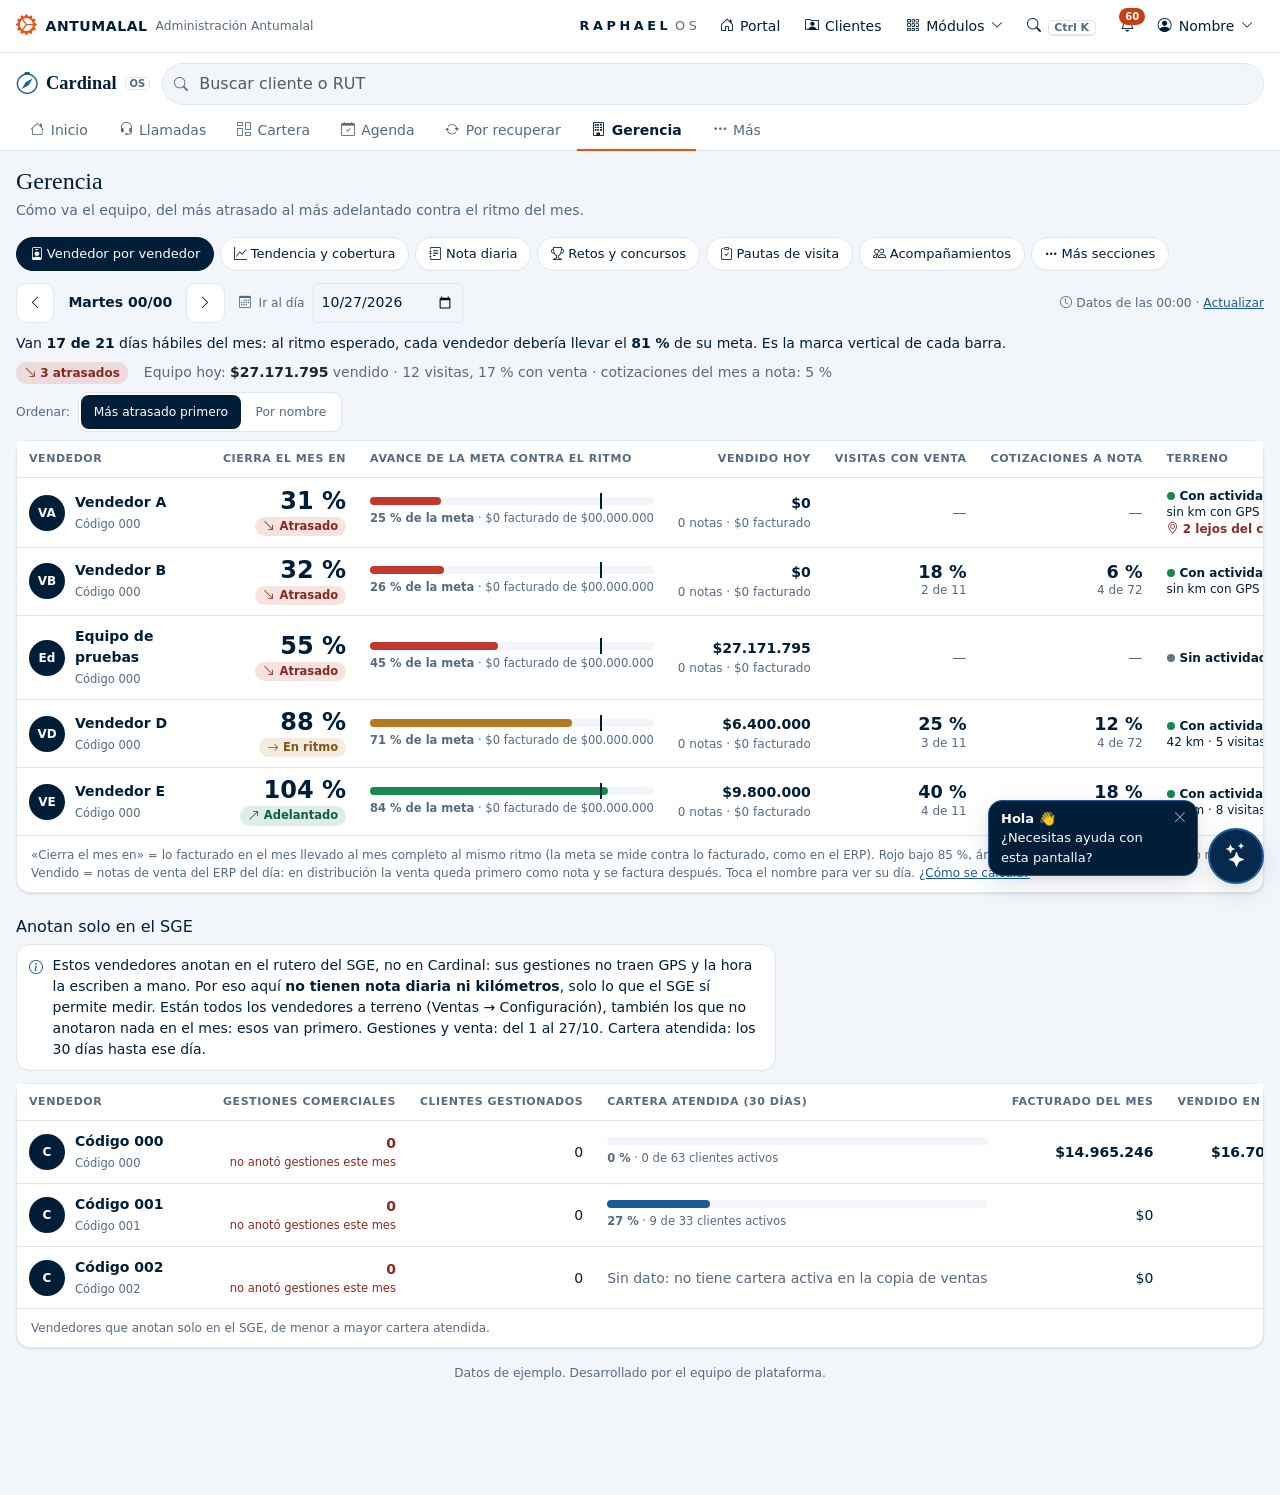
<file: prototipo/vistas/cardinal-gerencia.html>
<!DOCTYPE html>
<html lang="es"><head><meta charset="utf-8">
<meta name="viewport" content="width=device-width, initial-scale=1, viewport-fit=cover">
<meta name="theme-color" content="#f2f5f9"><title>Cardinal OS · Gerencia · Propuesta</title>
<link rel="stylesheet" href="https://cdn.jsdelivr.net/npm/bootstrap@5.3.3/dist/css/bootstrap.min.css">
<link rel="stylesheet" href="https://cdn.jsdelivr.net/npm/bootstrap-icons@1.11.3/font/bootstrap-icons.min.css">
<script>(function(){var t=null;try{t=localStorage.getItem('ant.tema')}catch(e){}if(!t&&matchMedia('(prefers-color-scheme: dark)').matches)t='dark';if(t)document.documentElement.setAttribute('data-bs-theme',t);var p=null;try{p=localStorage.getItem('ant.paleta')}catch(e){}if(p)document.documentElement.setAttribute('data-paleta',p);})();</script>
<style>
/* ============ Tokens (mismos nombres y valores que app.css cuando existen) ============ */
:root{
  --ant-dark:#011e39; --ant-dark-2:#062a4d; --ant-accent:#e85215; --ant-hover:#c44010;
  --ant-tinta:#011e39;                 /* texto marino; se invierte en oscuro */
  --ant-icono:#1b5b95;                 /* = --imp-azul: iconos y enlaces */
  --ant-bg:#f2f5f9; --ant-surface:#fff; --ant-line:#dfe6ee; --ant-muted:#566a80;   /* nuevos: fondo plano, borde de 1 px, texto de apoyo */
  --ant-r-s:10px; --ant-r-m:14px;
  --ant-s1:0 1px 2px rgba(1,30,57,.06),0 1px 3px rgba(1,30,57,.05);
  --ant-s2:0 2px 6px rgba(1,30,57,.07),0 10px 28px rgba(1,30,57,.11);
  --ant-accent-fondo:#c44010;           /* relleno de botones e insignias con texto blanco: #e85215 daba 3.7:1; este da 5.4:1 (AA) */
  --ant-accent-fondo-hover:#a3360d;
  --ant-alerta:var(--ant-accent-fondo); /* campana, avisos: en las paletas sobrias pasa a rojo y el naranja se retira */
  /* texto de estado sobre su propio tinte al 14 %: el color base oscurecido 30 % (en oscuro se usa tal cual) */
  --t-ok:color-mix(in srgb,var(--c-ok) 70%,#000);--t-warn:color-mix(in srgb,var(--c-warn) 62%,#000);--t-bad:color-mix(in srgb,var(--c-bad) 74%,#000);
  --t-info:color-mix(in srgb,var(--c-info) 72%,#000);--t-neutro:color-mix(in srgb,var(--c-neutro) 65%,#000);--t-azul:color-mix(in srgb,var(--c-azul) 68%,#000);
  --c-warn:#b7791f; --c-bad:#c0392b; --c-ok:#198754; --c-info:#0b7285; --c-neutro:#6b7280; --c-azul:#2b6cb0;
  --bs-body-bg:var(--ant-bg); --bs-body-color:var(--ant-tinta);
}
[data-bs-theme="dark"]{
  --ant-tinta:#dbe7f3; --ant-icono:#4d9bd8; --ant-bg:#0a1626; --ant-surface:#10233a; --ant-line:#1f3550; --ant-muted:#93a6bc;
  --ant-s1:0 1px 2px rgba(0,0,0,.35); --ant-s2:0 2px 6px rgba(0,0,0,.35),0 8px 20px rgba(0,0,0,.30);
  --c-warn:#e0b04a; --c-bad:#ef7b6e; --c-ok:#4cc38a; --c-info:#4fc3d9; --c-neutro:#9aa8b8; --c-azul:#6aa8ee;
  --ant-enlace:#6aa8ee;                 /* enlaces en oscuro: el celeste de iconos daba 4.49:1 sobre avisos tintados */
  --txt-mezcla:100%;
  --t-ok:var(--c-ok);--t-warn:var(--c-warn);--t-bad:var(--c-bad);--t-info:var(--c-info);--t-neutro:var(--c-neutro);--t-azul:var(--c-azul);
  --bs-body-bg:var(--ant-bg); --bs-body-color:var(--ant-tinta);
}

/* ============ Paletas alternativas (se eligen en el menú de usuario → Paleta). A = la actual, sin atributo. ============ */
/* B · Marino sobrio: el naranja desaparece; el énfasis es el marino y el rojo queda solo para alertas */
[data-paleta="b"]:not([data-bs-theme="dark"]){--ant-accent:#0b3a66;--ant-hover:#062a4d;--ant-accent-fondo:#0b3a66;--ant-accent-fondo-hover:#062a4d;--ant-alerta:#c0392b;--kpi-borde:var(--ant-line);--kpi-ico:var(--ant-muted)}
[data-paleta="b"][data-bs-theme="dark"]{--ant-accent:#2a6fb5;--ant-hover:#3b82c9;--ant-accent-fondo:#2a6fb5;--ant-accent-fondo-hover:#3b82c9;--ant-alerta:#b3382b}
/* C · Verde azulado y piedra: fondo cálido, acento teal */
[data-paleta="c"]:not([data-bs-theme="dark"]){--ant-bg:#f6f5f2;--ant-line:#e4e1da;--ant-tinta:#17302f;--ant-muted:#5e6b69;--ant-icono:#0f6b6b;--ant-accent:#0f6b6b;--ant-hover:#0a5252;--ant-accent-fondo:#0f6b6b;--ant-accent-fondo-hover:#0a5252;--ant-alerta:#c0392b;--kpi-borde:var(--ant-line);--kpi-ico:var(--ant-muted)}
[data-paleta="c"][data-bs-theme="dark"]{--ant-bg:#0e1a1a;--ant-surface:#142524;--ant-line:#234040;--ant-tinta:#dcecea;--ant-muted:#8fa9a6;--ant-icono:#4fb8b3;--ant-accent:#2a8f8b;--ant-hover:#36a6a1;--ant-accent-fondo:#1f7a76;--ant-accent-fondo-hover:#2a8f8b;--ant-alerta:#b3382b}
/* D · Grafito: grises azulados, iconos apagados; el naranja queda SOLO en el botón principal */
[data-paleta="d"]:not([data-bs-theme="dark"]){--ant-alerta:#c0392b;--ant-bg:#f4f5f7;--ant-line:#e0e4e9;--ant-tinta:#1f2933;--ant-muted:#5a6775;--ant-icono:#3b556e;--ant-alerta:#c0392b;--kpi-borde:var(--ant-line);--kpi-ico:var(--ant-muted)}
[data-paleta="d"][data-bs-theme="dark"]{--ant-icono:#8fb0cf;--ant-alerta:#b3382b}
[data-paleta="d"] .mod-fijo,[data-paleta="d"] .pestanas a[aria-current="page"],[data-paleta="d"] .mod-menu-pin[aria-pressed="true"]{color:var(--ant-icono);border-color:var(--ant-icono)}
html{color-scheme:light dark}
body{background:var(--ant-bg);color:var(--ant-tinta);font-size:14px;
  padding-inline:env(safe-area-inset-left) env(safe-area-inset-right);padding-bottom:env(safe-area-inset-bottom)}
h1,h2,h3,h4,.titulo{text-wrap:balance}
p{text-wrap:pretty}
.num{font-variant-numeric:tabular-nums}
a{color:var(--ant-enlace,var(--ant-icono))}
.text-muted,.form-text{color:var(--ant-muted)!important}

/* ============ Cabecera clara (antes: vidrio marino de 56 px) ============ */
.top{position:sticky;top:0;z-index:1030;background:var(--ant-surface);border-bottom:1px solid var(--ant-line);padding-top:env(safe-area-inset-top)}
.top-in{display:grid;grid-template-columns:1fr auto 1fr;align-items:center;gap:.5rem;height:52px;max-width:1360px;margin:auto;padding-inline:16px}
.top-izq{display:flex;align-items:center;gap:.6rem;min-width:0}
.top-der{display:flex;align-items:center;gap:2px;justify-self:end}
.marca{font-weight:800;letter-spacing:.04em;color:var(--ant-tinta);text-decoration:none;display:flex;align-items:center;gap:.5rem;white-space:nowrap}
.marca i{color:var(--ant-accent);font-size:1.3rem}
.marca small{font-weight:500;letter-spacing:0;color:var(--ant-muted);overflow:hidden;text-overflow:ellipsis}
.sistema{font-weight:700;letter-spacing:.28em;font-size:.8rem;color:var(--ant-tinta)}
.sistema span{font-weight:400;color:var(--ant-muted);margin-left:.3em}
.btn-ghost,.btn-accent{white-space:nowrap}
.btn-ghost{display:inline-flex;align-items:center;gap:.4rem;min-height:40px;padding:0 .7rem;border:0;background:transparent;color:var(--ant-tinta);
  border-radius:var(--ant-r-s);text-decoration:none;font-weight:500;position:relative}
.btn-ghost:hover{background:color-mix(in srgb,var(--ant-icono) 10%,transparent);color:var(--ant-tinta)}
.btn-borde{border:1px solid var(--ant-line);background:var(--ant-surface)}
kbd{background:var(--ant-surface);color:var(--ant-muted);border:1px solid var(--ant-line);border-bottom-width:2px;border-radius:5px;padding:0 .35rem;font:600 11px/1.6 system-ui;box-shadow:none}
.badge-n{background:var(--ant-alerta);color:#fff;border-radius:99px;font-size:10px;font-weight:700;padding:1px 6px;position:absolute;top:2px;right:0}
.dropdown-menu{--bs-dropdown-border-color:var(--ant-line);--bs-dropdown-bg:var(--ant-surface);--bs-dropdown-link-color:var(--ant-tinta);
  --bs-dropdown-link-hover-bg:color-mix(in srgb,var(--ant-icono) 10%,transparent);--bs-dropdown-link-hover-color:var(--ant-tinta);
  --bs-dropdown-border-radius:var(--ant-r-m);--bs-dropdown-padding-y:.35rem;font-size:13px;box-shadow:var(--ant-s2);color:var(--ant-tinta)}
.dropdown-item{display:flex;align-items:center;gap:.5rem;min-height:36px;border-radius:6px;margin-inline:.25rem;width:auto}
.dropdown-item i{color:var(--ant-icono)}
/* menú Módulos */
.mod-menu{width:min(22rem,calc(100vw - 1.5rem));overflow:hidden}
.mod-menu-busca{position:relative;padding:.55rem .6rem;border-bottom:1px solid var(--ant-line)}
.mod-menu-busca>i{position:absolute;left:1.25rem;top:50%;transform:translateY(-50%);color:var(--ant-muted)}
.mod-menu-busca input{padding-left:2rem;min-height:38px}
.mod-menu-lista{max-height:min(62vh,30rem);overflow-y:auto;overscroll-behavior:contain;padding:.3rem 0;margin:0;list-style:none}
.mod-menu-titulo{padding:.5rem 1rem .15rem;font-size:.72rem;font-weight:800;letter-spacing:.08em;text-transform:uppercase;color:var(--ant-muted)}
.mod-menu-item{display:flex;align-items:center}
.mod-menu-item .dropdown-item{flex:1}
.mod-menu-pin{border:0;background:none;min-width:40px;min-height:36px;color:var(--ant-muted);border-radius:6px}
.mod-menu-pin[aria-pressed="true"]{color:var(--ant-accent)}
.mod-menu-pie{display:block;padding:.6rem 1rem;border-top:1px solid var(--ant-line);font-size:12px;text-decoration:none}

.wrap{max-width:1360px;margin:auto;padding:16px}

/* ============ Superficies ============ */
.panel{background:var(--ant-surface);border:1px solid var(--ant-line);border-radius:var(--ant-r-m);box-shadow:var(--ant-s1)}
.form-control,.form-select{border:1px solid var(--ant-line);background-color:var(--ant-bg);color:var(--ant-tinta);min-height:40px;box-shadow:none}
.form-control:focus,.form-select:focus{background-color:var(--ant-surface);color:var(--ant-tinta);border-color:var(--ant-icono);box-shadow:0 0 0 3px color-mix(in srgb,var(--ant-icono) 25%,transparent)}
.btn-accent{background:var(--ant-accent-fondo);border:0;color:#fff;font-weight:600;min-height:40px;padding:0 1rem;border-radius:var(--ant-r-s)}
.btn-accent:hover{background:var(--ant-accent-fondo-hover);color:#fff}
.btn-accent:disabled{opacity:.6}
.btn-accent.btn-wa{background:#146c43}.btn-accent.btn-wa:hover{background:#0f5a37}   /* verde de WhatsApp con texto blanco ≥ 5:1 */
.btn-accent.fin{border-radius:0 var(--ant-r-s) var(--ant-r-s) 0}
.modal-content{background:var(--ant-surface);border:1px solid var(--ant-line);border-radius:var(--ant-r-m);color:var(--ant-tinta)}
.modal-header,.modal-footer{border-color:var(--ant-line)}
[data-bs-theme="dark"] .btn-close{filter:invert(1)}
.nav-tabs{--bs-nav-tabs-border-color:var(--ant-line);--bs-nav-tabs-link-active-bg:var(--ant-surface);--bs-nav-tabs-link-active-color:var(--ant-tinta);--bs-nav-tabs-link-active-border-color:var(--ant-line) var(--ant-line) var(--ant-surface)}
.nav-tabs .nav-link{color:var(--ant-muted)}

/* ============ Portal ============ */
.saludo{display:flex;flex-wrap:wrap;align-items:baseline;justify-content:space-between;gap:.25rem 1rem;margin-bottom:12px}
.saludo h1{font-size:1.25rem;font-weight:700;margin:0}
.saludo p{margin:0;color:var(--ant-muted)}
.buscar-cliente{padding:12px 14px;margin-bottom:12px}
.buscar-cliente label{font-weight:600;display:flex;align-items:center;gap:.4rem;margin-bottom:6px}
.kpis{display:grid;grid-template-columns:repeat(auto-fit,minmax(168px,1fr));gap:10px;margin:0 0 20px}
.kpi{padding:10px 12px;display:flex;flex-direction:column;gap:2px;text-decoration:none;color:inherit;min-width:0;border-left:3px solid var(--kpi-borde,var(--c,var(--ant-icono)))}
a.kpi:hover{box-shadow:var(--ant-s2);color:inherit}
.kpi-t{font-size:12px;color:var(--ant-muted);display:flex;align-items:flex-start;gap:.4rem;justify-content:space-between;text-wrap:balance}
.kpi-t i{color:var(--kpi-ico,var(--c,var(--ant-icono)));font-size:.95rem;flex:none}
.kpi-valor{font-size:1.5rem;font-weight:700;line-height:1.15;white-space:nowrap}
.kpi.cero .kpi-valor{color:var(--ant-muted);font-weight:600}   /* el valor en cero se apaga: lo que importa destaca */

.portal-barra{display:flex;flex-wrap:wrap;gap:.5rem;align-items:center;justify-content:space-between;margin-bottom:6px}
.portal-buscar{position:relative;flex:1 1 14rem;max-width:26rem}
.portal-buscar>.bi{position:absolute;left:.85rem;top:50%;transform:translateY(-50%);color:var(--ant-muted);pointer-events:none}
.portal-buscar .form-control{padding-left:2.4rem;min-height:44px;border-radius:var(--ant-r-s)}
.chips{display:flex;gap:6px;flex-wrap:wrap;margin:10px 0 4px}
.chip{border:1px solid var(--ant-line);background:var(--ant-surface);color:var(--ant-tinta);border-radius:99px;min-height:34px;padding:0 .8rem;font-weight:500}
.chip[aria-pressed="true"]{background:var(--ant-tinta);color:var(--ant-surface);border-color:var(--ant-tinta)}
.ayuda-linea{font-size:12.5px;color:var(--ant-muted);margin:6px 0 12px}
.ayuda-linea i{color:var(--ant-icono)}

/* --- Bento de grupos: grupos grandes y chicos se acomodan juntos en filas de 9 unidades (6 en tablet, 1 en móvil) --- */
#grupos{display:grid;grid-template-columns:repeat(9,minmax(0,1fr));grid-auto-flow:dense;gap:12px;align-items:stretch}
.grupo,.cluster{min-width:0;order:var(--o9,0);grid-column:span var(--s9,3)}
.grupo{padding:12px}
/* Grupos chicos (1–2 módulos): una sola columna, varios lado a lado dentro de un bloque («cluster») */
.cluster{display:grid;grid-template-columns:repeat(var(--k,3),minmax(0,1fr));gap:12px}
.cluster>.grupo{grid-column:auto;order:0}   /* --s9/--s6 se heredan del bloque: sin esto cada panel pedía el ancho del bloque entero */
.grupo.chico .tiles{grid-template-columns:minmax(0,1fr)}
.grupo.chico .grupo-h{flex-wrap:wrap;gap:.1rem .4rem;letter-spacing:.03em;font-size:11px;line-height:1.25;align-items:flex-start}
.grupo.chico .grupo-h i{margin-top:1px}
.grupo.chico .grupo-h .n{margin-left:auto}
.grupo-h{display:flex;align-items:center;gap:.5rem;font-size:12px;font-weight:700;letter-spacing:.06em;text-transform:uppercase;color:var(--ant-muted);margin:0 0 10px}
.grupo-h i{color:var(--ant-icono);font-size:1rem}
.grupo-h .n{font-weight:500;letter-spacing:0;text-transform:none;margin-left:auto;font-size:11.5px}
.tiles{display:grid;grid-template-columns:repeat(auto-fill,minmax(108px,1fr));gap:8px}
.mod{position:relative;border:1px solid var(--ant-line);border-radius:var(--ant-r-m);corner-shape:squircle;background:var(--ant-bg);
  min-height:104px;display:flex;flex-direction:column;align-items:center;justify-content:center;gap:8px;padding:14px 6px 10px;text-align:center;
  transition:box-shadow .18s,border-color .18s,background .18s,transform .18s}
.mod:hover,.mod:focus-within{background:var(--ant-surface);box-shadow:var(--ant-s2);border-color:color-mix(in srgb,var(--ant-icono) 40%,var(--ant-line))}
.mod:hover{transform:translateY(-1px)}                    /* antes -3px con sombra grande */
.mod-icono{font-size:2.5rem;line-height:1;color:var(--ant-icono)}   /* sin cuadro de fondo: el icono ES el color */
.mod-nombre{font-weight:600;font-size:12.5px;line-height:1.22;color:var(--ant-tinta);text-decoration:none;text-wrap:balance;overflow-wrap:anywhere}
.mod-nombre::after{content:"";position:absolute;inset:0;border-radius:inherit}
.mod-nivel,.mod-fijo{position:absolute;top:9px;left:9px;font-size:11px;color:var(--ant-muted)}
.mod-fijo{color:var(--ant-accent)}
.mod>.dropdown{position:static}          /* Bootstrap pone position:relative y el ⋯ se centraba sobre el icono */
.mod-mas{position:absolute;top:0;right:0;z-index:2;min-width:44px;min-height:44px;display:grid;place-items:center;border:0;background:none;color:var(--ant-muted);border-radius:var(--ant-r-s);opacity:0;transition:opacity .15s}
.mod:hover .mod-mas,.mod:focus-within .mod-mas,.mod-mas[aria-expanded="true"]{opacity:1}
@media (hover:none){.mod-mas{opacity:1}}
.mod-mas:hover{background:color-mix(in srgb,var(--ant-icono) 10%,transparent);color:var(--ant-tinta)}
/* Lista compacta: una fila por módulo */
.compacta .tiles{grid-template-columns:1fr;gap:2px}
.compacta .mod{flex-direction:row;justify-content:flex-start;min-height:48px;padding:4px 48px 4px 12px;gap:12px;text-align:left;border-color:transparent;background:transparent}
.compacta .mod:hover{background:var(--ant-bg);border-color:var(--ant-line);transform:none;box-shadow:none}
.compacta .mod-icono{font-size:1.5rem;width:1.75rem;text-align:center}
.compacta .mod-nivel,.compacta .mod-fijo{position:static;order:3;margin-left:auto}
.compacta .mod-mas{top:2px;opacity:1}
.sin-res{padding:24px;text-align:center;color:var(--ant-muted)}

/* ============ Menús: pestañas con «Más» (sin scroll lateral), píldoras y migas ============ */
.migas{display:flex;align-items:center;gap:.4rem;color:var(--ant-muted);font-size:13px;margin-bottom:8px;flex-wrap:wrap}
.pestanas{display:flex;flex-wrap:wrap;gap:2px;border-bottom:1px solid var(--ant-line);margin-bottom:12px;align-items:center}
.pestanas>a,.pestanas button{border:0;background:none;padding:0 .9rem;min-height:42px;display:flex;align-items:center;gap:.4rem;color:var(--ant-muted);text-decoration:none;font-weight:500;border-bottom:2px solid transparent;margin-bottom:-1px;white-space:nowrap}
.pestanas>a:hover,.pestanas button:hover{color:var(--ant-tinta)}
.pestanas a[aria-current="page"]{color:var(--ant-tinta);border-color:var(--ant-accent);font-weight:600}
.pildoras{display:flex;gap:6px;flex-wrap:wrap;margin-bottom:12px}
.pildoras a{padding:0 .8rem;min-height:34px;display:flex;align-items:center;border-radius:99px;border:1px solid var(--ant-line);background:var(--ant-surface);color:var(--ant-tinta);text-decoration:none;font-size:13px}
.pildoras a[aria-current="page"]{background:var(--ant-tinta);color:var(--ant-surface);border-color:var(--ant-tinta)}

/* ============ Pantalla interna con lateral ============ */
.shell{display:grid;grid-template-columns:232px minmax(0,1fr);gap:16px;align-items:start}
.lateral{position:sticky;top:68px;padding:8px;max-height:calc(100vh - 84px);overflow:auto}
.lateral details{border-bottom:1px solid var(--ant-line);padding:2px 0}
.lateral details:last-child{border:0}
.lateral summary{list-style:none;cursor:pointer;display:flex;align-items:center;justify-content:space-between;min-height:38px;padding:0 8px;font-size:11px;font-weight:700;letter-spacing:.06em;text-transform:uppercase;color:var(--ant-muted);border-radius:6px}
.lateral summary::-webkit-details-marker{display:none}
.lateral summary::after{content:"\F282";font-family:bootstrap-icons;transition:transform .2s}
.lateral details[open] summary::after{transform:rotate(180deg)}
.lateral a{display:flex;align-items:center;gap:.5rem;min-height:38px;padding:0 8px;border-radius:6px;color:var(--ant-tinta);text-decoration:none}
.lateral a i{color:var(--ant-icono)}
.lateral a:hover{background:color-mix(in srgb,var(--ant-icono) 8%,transparent)}
.lateral a[aria-current="page"]{background:color-mix(in srgb,var(--ant-icono) 14%,transparent);font-weight:600}
.segmento{display:inline-flex;flex-wrap:wrap;border:1px solid var(--ant-line);border-radius:var(--ant-r-s);background:var(--ant-surface);padding:2px;gap:2px}
.segmento button{border:0;background:none;min-height:34px;padding:0 .8rem;border-radius:8px;color:var(--ant-muted);font-weight:500;display:flex;align-items:center;gap:.4rem}
.segmento button[aria-pressed="true"]{background:var(--ant-tinta);color:var(--ant-surface)}
.filtros{display:grid;grid-template-columns:repeat(auto-fit,minmax(150px,1fr));gap:10px;padding:12px;margin-bottom:12px}
.filtros label{font-size:12px;color:var(--ant-muted);margin-bottom:2px;display:block}
.aviso{display:flex;gap:.6rem;align-items:flex-start;padding:10px 12px;border:1px solid color-mix(in srgb,var(--c-warn) 40%,var(--ant-line));background:color-mix(in srgb,var(--c-warn) 9%,var(--ant-surface));border-radius:var(--ant-r-m);margin-bottom:12px}
.aviso i{color:var(--c-warn);margin-top:2px}
.aviso.bad{border-color:color-mix(in srgb,var(--c-bad) 40%,var(--ant-line));background:color-mix(in srgb,var(--c-bad) 8%,var(--ant-surface))}.aviso.bad i{color:var(--c-bad)}
.aviso.info{border-color:var(--ant-line);background:var(--ant-surface)}.aviso.info i{color:var(--ant-icono)}
.tabla-wrap{overflow:auto;position:relative}   /* position:relative evita que los .visually-hidden de las cabeceras ensanchen la página */
table.t{width:100%;border-collapse:collapse}
.t th{font-size:11px;letter-spacing:.05em;text-transform:uppercase;color:var(--ant-muted);font-weight:600;padding:10px 12px;border-bottom:1px solid var(--ant-line);white-space:nowrap;background:var(--ant-surface)}
.t td{white-space:nowrap;padding:10px 12px;border-bottom:1px solid var(--ant-line);vertical-align:middle;color:var(--ant-tinta)}
.t tr:last-child td{border:0}
.t td:first-child{white-space:normal;min-width:170px}
.t .num{text-align:right}
.t tbody tr:hover td{background:color-mix(in srgb,var(--ant-icono) 5%,transparent)}
.sub{display:block;font-size:12px;color:var(--ant-muted)}
.estado{font-size:12px;font-weight:600;padding:2px 8px;border-radius:99px;background:color-mix(in srgb,var(--c) 14%,transparent);color:color-mix(in srgb,var(--c) var(--txt-mezcla,70%),#000);white-space:nowrap}
.pie-tabla{display:flex;justify-content:space-between;align-items:center;gap:.5rem;flex-wrap:wrap;padding:10px 12px;border-top:1px solid var(--ant-line);color:var(--ant-muted)}
.pasos{display:grid;grid-template-columns:repeat(auto-fit,minmax(280px,1fr));gap:12px;margin-bottom:12px}
.paso{padding:0;overflow:hidden}
.paso .paso-t{font-size:13px;font-weight:700;margin:0;padding:10px 14px;border-bottom:1px solid var(--ant-line);display:flex;gap:.5rem;align-items:center;flex-wrap:wrap}
.paso .cuerpo{padding:12px 14px}
.paso .paso-t i{color:var(--ant-icono)}
.fila-dato{display:flex;justify-content:space-between;gap:1rem;padding:6px 0;border-bottom:1px solid var(--ant-line)}
.fila-dato:last-child{border:0}

/* skeleton: solo si la carga pasa de 300 ms, con las mismas columnas que la tabla real (en producción ya existe como [data-esqueleto]) */
.sk-b{height:1em;border-radius:6px;background:linear-gradient(90deg,var(--ant-line),color-mix(in srgb,var(--ant-line) 50%,var(--ant-surface)),var(--ant-line));background-size:200% 100%;animation:sk 1.2s linear infinite}
@keyframes sk{to{background-position:-200% 0}}

code{color:var(--ant-tinta);background:color-mix(in srgb,var(--ant-icono) 10%,transparent);padding:0 .25rem;border-radius:4px;font-size:.85em}

/* ============ Estados vacío y de error (un solo componente: icono, una frase, una acción) ============ */
.estado-vacio{display:flex;flex-direction:column;align-items:center;text-align:center;gap:6px;padding:28px 16px;color:var(--ant-muted)}
.estado-vacio>i{font-size:1.6rem;color:var(--ant-icono);width:52px;height:52px;border-radius:50%;display:grid;place-items:center;background:color-mix(in srgb,var(--ant-icono) 10%,transparent)}
.estado-vacio.error>i{color:var(--t-bad);background:color-mix(in srgb,var(--c-bad) 10%,transparent)}
.estado-vacio strong{color:var(--ant-tinta);font-size:1rem}
.estado-vacio p{margin:0;max-width:44ch}
.estado-vacio .btn-ghost{margin-top:6px}

/* ============ Command menu ============ */
dialog.cmd{border:1px solid var(--ant-line);border-radius:var(--ant-r-m);padding:0;width:min(560px,calc(100vw - 24px));margin:12vh auto 0;background:var(--ant-surface);color:var(--ant-tinta);box-shadow:0 20px 60px rgba(1,30,57,.3)}
dialog.cmd::backdrop{background:rgba(1,30,57,.45)}
.cmd input{width:100%;border:0;border-bottom:1px solid var(--ant-line);padding:14px 16px;font-size:15px;background:transparent;color:inherit;outline:none}
.cmd ul{list-style:none;margin:0;padding:6px;max-height:50vh;overflow:auto}
.cmd li{display:flex;align-items:center;gap:.6rem;min-height:40px;padding:0 10px;border-radius:8px;cursor:pointer}
.cmd li i{color:var(--ant-icono);font-size:1.1rem}
.cmd li small{margin-left:auto;color:var(--ant-muted)}
.cmd li[aria-selected="true"]{background:color-mix(in srgb,var(--ant-icono) 14%,transparent)}
.cmd-pie{display:flex;gap:12px;padding:8px 14px;border-top:1px solid var(--ant-line);color:var(--ant-muted);font-size:12px}

/* ============ Toast con Deshacer ============ */
#toasts{position:fixed;left:50%;transform:translateX(-50%);bottom:calc(16px + env(safe-area-inset-bottom));z-index:2000;display:grid;gap:8px;width:max-content;max-width:calc(100vw - 24px)}
.toast-u{display:flex;align-items:center;gap:12px;background:#011e39;color:#fff;padding:8px 8px 8px 16px;border-radius:var(--ant-r-m);box-shadow:0 8px 24px rgba(1,30,57,.3);animation:in .2s ease-out;border:1px solid rgba(255,255,255,.12)}
.toast-u button{border:0;background:none;color:#ffb48f;font-weight:700;min-height:40px;padding:0 .8rem;border-radius:8px}
.toast-u button:hover{background:rgba(255,255,255,.1)}
@keyframes in{from{opacity:0;transform:translateY(8px)}}

/* ============ Asistente flotante (antes 96 px; aquí 56 px y respeta el safe-area) ============ */
#sabio{position:fixed;right:max(16px,env(safe-area-inset-right));bottom:max(16px,env(safe-area-inset-bottom));z-index:1040}
#sabio .boton{width:56px;height:56px;border-radius:50%;border:2px solid var(--ant-icono);background:var(--ant-dark-2);color:#fff;font-size:1.5rem;display:grid;place-items:center;box-shadow:var(--ant-s2)}
#sabio .saludo-b{position:absolute;right:66px;bottom:8px;width:210px;background:var(--ant-dark);color:#fff;border:1px solid var(--ant-icono);border-radius:var(--ant-r-m);padding:8px 28px 8px 12px;box-shadow:var(--ant-s2);font-size:13px}
#sabio .saludo-b button{position:absolute;top:0;right:0;min-width:36px;min-height:36px;border:0;background:none;color:#9fb6cd}
body.tiene-sabio .wrap{padding-bottom:96px}

.vista[hidden]{display:none}
@view-transition{navigation:auto}
::view-transition-group(*){animation-duration:.2s}
:focus-visible{outline:3px solid color-mix(in srgb,var(--ant-accent) 70%,transparent);outline-offset:2px}
.skip{position:absolute;left:-999px}.skip:focus{left:8px;top:8px;z-index:3000;background:#fff;color:#000;padding:8px}

@media (max-width:1240px){.marca small{display:none}}
@media (max-width:1180px){
  #grupos{grid-template-columns:repeat(6,minmax(0,1fr))}
  .grupo,.cluster{grid-column:span var(--s6,3);order:var(--o6,0)}
  .sec-1100{display:none}
}
@media (max-width:860px){
  .shell{grid-template-columns:minmax(0,1fr)}.lateral{position:static;max-height:none}
  .top-in{grid-template-columns:1fr auto;padding-inline:8px}.sistema,.hide-sm,.btn-cmd .txt{display:none}
  .btn-ghost{padding:0 .6rem}
}
@media (max-width:760px){
  #grupos,#grupos.compacta{grid-template-columns:1fr}.grupo,.cluster{grid-column:auto;order:var(--o0,0)}
  .cluster{grid-template-columns:1fr}
  .tiles,.grupo.chico .tiles{grid-template-columns:repeat(3,minmax(0,1fr))}
  .compacta .tiles{grid-template-columns:1fr}
  .solo-desk,#sabio .saludo-b{display:none}
}
@media (prefers-reduced-motion:reduce){
  *,*::before,*::after{animation:none!important;transition:none!important;scroll-behavior:auto!important}
  ::view-transition-group(*),::view-transition-old(*),::view-transition-new(*){animation:none!important}
}
/* ===== Estilos compartidos por las vistas sueltas (gráficos, Cardinal OS, barras de avance) ===== */
.tip{position:fixed;z-index:3000;pointer-events:none;background:var(--ant-tinta);color:var(--ant-surface);font-size:12px;padding:6px 9px;border-radius:8px;box-shadow:var(--ant-s2);max-width:260px;opacity:0;transition:opacity .1s}
.tip.on{opacity:1}
.tip b{font-variant-numeric:tabular-nums}
.titulo-panel{font-size:13px;font-weight:700;margin:0;display:flex;align-items:center;gap:.5rem;flex-wrap:wrap}
.titulo-panel i{color:var(--ant-icono)}
.titulo-panel small{font-weight:400;color:var(--ant-muted)}
.panel-cab{display:flex;align-items:center;justify-content:space-between;gap:.5rem;flex-wrap:wrap;padding:10px 14px;border-bottom:1px solid var(--ant-line)}
.panel-cuerpo{padding:12px 14px}
.rejilla-2{display:grid;grid-template-columns:repeat(2,minmax(0,1fr));gap:12px;margin-bottom:12px}
@media (max-width:1100px){.rejilla-2{grid-template-columns:minmax(0,1fr)}}

/* gráficos (una sola serie: azul de iconos; el estado va en texto + flecha, no solo en color) */
.chart svg{display:block;width:100%;height:auto;overflow:visible}
.chart .eje text{fill:var(--ant-muted);font-size:10.5px;font-variant-numeric:tabular-nums}
.chart .rej line{stroke:var(--ant-line);stroke-width:1}
.chart .barra{fill:var(--ant-icono)}
.chart .barra:hover{fill:var(--ant-tinta)}
.chart .linea{fill:none;stroke:var(--c-info);stroke-width:2;stroke-linejoin:round}
.chart .punto{fill:var(--c-info);stroke:var(--ant-surface);stroke-width:2}
.chart-leyenda{display:flex;gap:14px;font-size:12px;color:var(--ant-muted);margin-top:4px;flex-wrap:wrap}
.chart-leyenda i{display:inline-block;width:10px;height:10px;border-radius:3px;margin-right:5px;vertical-align:-1px}
.hb{display:grid;grid-template-columns:minmax(80px,140px) 1fr auto;gap:10px;align-items:center;margin:5px 0;font-size:12.5px}
.hb-t{background:var(--ant-bg);height:12px;border-radius:6px;position:relative}
.hb-t i{display:block;height:100%;background:var(--ant-icono);border-radius:0 4px 4px 0;min-width:2px}
.hb-t u{position:absolute;top:-3px;bottom:-3px;width:2px;background:var(--ant-tinta);text-decoration:none}
.hb b{font-variant-numeric:tabular-nums;font-weight:600;white-space:nowrap}
.t td.barra-celda{background:linear-gradient(90deg,color-mix(in srgb,var(--ant-icono) 14%,transparent) var(--w,0%),transparent var(--w,0%))}
.cumpl{white-space:nowrap;font-variant-numeric:tabular-nums;font-weight:600}
.cumpl.mal{color:var(--t-bad)}.cumpl.med{color:var(--t-warn)}.cumpl.bien{color:var(--t-ok)}
.nota-pie{font-size:12px;color:var(--ant-muted);padding:10px 14px;border-top:1px solid var(--ant-line)}
.estado-sync{font-size:12px;color:var(--ant-muted);text-align:right}

/* ===== Cardinal OS ===== */
.cardinal{background:var(--ant-surface);border-bottom:1px solid var(--ant-line)}
.cardinal-in{max-width:1360px;margin:auto;padding:10px 16px 0}
.cardinal-fila{display:flex;align-items:center;gap:12px;flex-wrap:wrap;margin-bottom:6px}
.cardinal-marca{display:flex;align-items:center;gap:.5rem;font-family:Georgia,serif;font-weight:700;font-size:1.15rem;color:var(--ant-tinta);text-decoration:none;white-space:nowrap}
.cardinal-marca i{color:var(--ant-icono);font-size:1.4rem}
.cardinal-marca span{font:600 10px system-ui;border:1px solid var(--ant-line);border-radius:5px;padding:0 4px;color:var(--ant-muted)}
.cardinal-buscar{position:relative;flex:1 1 280px}
.cardinal-buscar>i{position:absolute;left:12px;top:50%;transform:translateY(-50%);color:var(--ant-muted)}
.cardinal-buscar input{padding-left:36px;min-height:42px;border-radius:99px}
.cardinal .pestanas{border:0;margin:0}
.cardinal .pestanas>a,.cardinal .pestanas button{min-height:40px}
.cardinal .pestanas a[aria-current="page"]{border-bottom-color:var(--ant-accent)}
.vendedor-aviso{display:flex;gap:.6rem;align-items:center;flex-wrap:wrap;padding:10px 14px;border:1px solid var(--ant-line);background:color-mix(in srgb,var(--ant-icono) 8%,var(--ant-surface));border-radius:var(--ant-r-m);margin-bottom:12px}
.vendedor-aviso i{color:var(--ant-icono)}
.chips-sec{display:flex;gap:6px;flex-wrap:wrap;margin:10px 0}
.chip-sec{border:1px solid var(--ant-line);background:var(--ant-surface);color:var(--ant-tinta);border-radius:99px;min-height:36px;padding:0 .85rem;display:inline-flex;align-items:center;gap:.4rem;font-size:13px;text-decoration:none;white-space:nowrap}
.chip-sec .n{font-variant-numeric:tabular-nums;color:var(--ant-muted);font-weight:600}
.chip-sec[aria-pressed="true"]{background:var(--ant-tinta);color:var(--ant-surface);border-color:var(--ant-tinta)}
.chip-sec[aria-pressed="true"] .n{color:inherit}
.lista-cli{display:grid;grid-template-columns:repeat(2,minmax(0,1fr));gap:12px}
@media (max-width:1100px){.lista-cli{grid-template-columns:minmax(0,1fr)}}
.cli{padding:14px;display:flex;flex-direction:column;gap:8px}
.cli-cab{display:flex;gap:10px;align-items:flex-start}
.cli-n{flex:none;width:26px;height:26px;border-radius:50%;background:var(--ant-tinta);color:var(--ant-surface);font:600 12px/26px system-ui;text-align:center}
.cli-nombre{font-weight:700;margin:0;font-size:14.5px;text-wrap:balance}
.cli-lugar{font-size:12px;color:var(--ant-muted)}
.cli-etq{margin-left:auto;flex:none}
.cli-datos{display:flex;gap:6px 14px;flex-wrap:wrap;font-size:12.5px;color:var(--ant-muted)}
.cli-datos span{display:inline-flex;align-items:center;gap:.3rem;white-space:nowrap}
.cli-datos b{color:var(--ant-tinta);font-variant-numeric:tabular-nums}
.cli-datos .debe{color:var(--t-bad);font-weight:600}
.prob{height:6px;border-radius:4px;background:var(--ant-bg);overflow:hidden}
.prob i{display:block;height:100%;background:var(--ant-icono)}
.cli-pistas{margin:0;padding-left:1.1rem;font-size:12.5px}
.cli-pistas li{margin:2px 0}
.gestion{font-size:12.5px;padding:6px 10px;border-radius:8px;background:color-mix(in srgb,var(--c-ok) 10%,var(--ant-surface));display:flex;gap:.5rem;align-items:flex-start}
.gestion i{color:var(--c-ok);margin-top:2px}
.cli-acc{display:flex;gap:8px;flex-wrap:wrap;margin-top:auto}
.cli-acc .btn-accent{flex:1 1 140px}
.cli-acc .btn-ghost{flex:1 1 90px;justify-content:center;border:1px solid var(--ant-line)}
.cli-acc .wa{color:var(--c-ok);border-color:color-mix(in srgb,var(--c-ok) 45%,var(--ant-line))}

/* ===== Gerencia ===== */
.tarea-nav{display:flex;gap:8px;flex-wrap:wrap;align-items:center;margin:10px 0}
.fecha-nav{display:flex;gap:6px;align-items:center;flex-wrap:wrap}
.avatar{width:36px;height:36px;border-radius:50%;background:var(--ant-tinta);color:var(--ant-surface);font:700 12px/36px system-ui;text-align:center;flex:none}
.vend{display:flex;gap:10px;align-items:center;min-width:170px}
.vend b{display:block}.vend small{color:var(--ant-muted);font-size:11.5px}
.grande{font-size:1.5rem;font-weight:700;line-height:1;font-variant-numeric:tabular-nums}
.insignia{display:inline-flex;align-items:center;gap:.25rem;font-size:11.5px;font-weight:700;padding:1px 8px;border-radius:99px;margin-top:4px;background:color-mix(in srgb,var(--c) 14%,transparent);color:color-mix(in srgb,var(--c) var(--txt-mezcla,70%),#000)}
.meta-barra{position:relative;height:8px;background:var(--ant-bg);border-radius:4px;min-width:160px}
.meta-barra i{display:block;height:100%;border-radius:4px;background:var(--c)}
.meta-barra u{position:absolute;top:-4px;bottom:-4px;width:2px;background:var(--ant-tinta);text-decoration:none}
.meta-txt{font-size:11.5px;color:var(--ant-muted);margin-top:5px}
.terreno{font-size:12px;line-height:1.35}
.terreno .pto{display:inline-block;width:8px;height:8px;border-radius:50%;margin-right:5px;background:var(--c-neutro)}
.terreno .pto.ok{background:var(--c-ok)}
.terreno .lejos{color:var(--t-bad);font-weight:600}
.aviso-sge{max-width:760px}
.cero-rojo{color:var(--t-bad);font-weight:700}
.sub-rojo{display:block;font-size:11.5px;color:var(--t-bad)}

/* ===== Panel de Ventas: lateral y avisos ===== */
.nota-venta{font-size:12.5px;color:var(--ant-muted);margin:0 0 12px}

</style></head>
<body>
<a class="skip" href="#main">Saltar al contenido</a>
<header class="top"><div class="top-in">
  <div class="top-izq"><a class="marca" href="../index.html"><i class="bi bi-gear-wide-connected"></i><span>ANTUMALAL</span><small class="hide-sm">Administración Antumalal</small></a></div>
  <div class="sistema d-none d-xl-block">RAPHAEL<span>OS</span></div>
  <div class="top-der">
    <a class="btn-ghost solo-desk" href="../index.html" title="Portal maestro"><i class="bi bi-house-door"></i><span class="hide-sm">Portal</span></a>
    <a class="btn-ghost" href="../index.html#clientes" title="Maestro de clientes" aria-label="Clientes"><i class="bi bi-person-rolodex"></i><span class="hide-sm">Clientes</span></a>
    <div class="dropdown">
      <button class="btn-ghost" data-bs-toggle="dropdown" data-bs-auto-close="outside" aria-expanded="false" aria-label="Módulos"><i class="bi bi-grid-3x3-gap"></i><span class="hide-sm">Módulos</span><i class="bi bi-chevron-down small hide-sm"></i></button>
      <div class="dropdown-menu dropdown-menu-end p-0 mod-menu">
        <div class="mod-menu-busca"><i class="bi bi-search" aria-hidden="true"></i><input type="search" class="form-control form-control-sm" placeholder="Buscar módulo" aria-label="Buscar módulo" autocomplete="off" id="menuBusca"></div>
        <ul class="mod-menu-lista" id="menuLista"></ul>
        <a class="mod-menu-pie" href="../index.html"><i class="bi bi-arrows-move me-1"></i>Ordenar a mi gusto en el Portal</a>
      </div>
    </div>
    <button class="btn-ghost btn-cmd" id="abrirCmd" aria-haspopup="dialog" title="Buscar páginas y acciones"><i class="bi bi-search"></i><span class="txt"><kbd data-atajo="K"></kbd></span></button>
    <a class="btn-ghost" href="#" aria-label="Notificaciones, 60 sin leer"><i class="bi bi-bell"></i><span class="badge-n">60</span></a>
    <div class="dropdown">
      <button class="btn-ghost" data-bs-toggle="dropdown" aria-label="Menú de usuario"><i class="bi bi-person-circle"></i><span class="hide-sm">Nombre</span><i class="bi bi-chevron-down small hide-sm"></i></button>
      <ul class="dropdown-menu dropdown-menu-end">
        <li class="dropdown-header">Nombre Apellido<br><small class="text-muted">Usuario</small></li><li><hr class="dropdown-divider"></li>
        <li><a class="dropdown-item" href="#"><i class="bi bi-person-gear"></i>Mi perfil</a></li>
        <li><a class="dropdown-item" href="guia-de-estilo.html"><i class="bi bi-palette2"></i>Guía de estilo</a></li>
        <li><button class="dropdown-item" id="btnTema"><i class="bi bi-circle-half"></i>Tema: <span id="temaTxt">automático</span></button></li>
        <li class="dropdown-header pb-0">Paleta</li>
        <li><button class="dropdown-item" data-paleta-op="a"><i class="bi bi-circle-fill" style="color:#e85215"></i>A · Actual (marino + naranja)</button></li>
        <li><button class="dropdown-item" data-paleta-op="b"><i class="bi bi-circle-fill" style="color:#0b3a66"></i>B · Marino sobrio</button></li>
        <li><button class="dropdown-item" data-paleta-op="c"><i class="bi bi-circle-fill" style="color:#0f6b6b"></i>C · Verde azulado y piedra</button></li>
        <li><button class="dropdown-item" data-paleta-op="d"><i class="bi bi-circle-fill" style="color:#3b556e"></i>D · Grafito</button></li>
        <li><hr class="dropdown-divider"></li><li><a class="dropdown-item" href="#"><i class="bi bi-box-arrow-right"></i>Salir</a></li>
      </ul>
    </div>
  </div></div></header>
<section class="cardinal" aria-label="Cardinal OS"><div class="cardinal-in">
  <div class="cardinal-fila">
    <a class="cardinal-marca" href="cardinal-cartera.html"><i class="bi bi-compass"></i>Cardinal<span>OS</span></a>
    <div class="cardinal-buscar"><i class="bi bi-search"></i><input type="search" class="form-control" placeholder="Buscar cliente o RUT" aria-label="Buscar cliente o RUT" data-buscar-atajo autocomplete="off"></div>
  </div>
  <nav class="pestanas" aria-label="Cardinal OS"><a href="#"><i class="bi bi-house"></i>Inicio</a><a href="#"><i class="bi bi-headset"></i>Llamadas</a><a href="cardinal-cartera.html"><i class="bi bi-columns-gap"></i>Cartera</a><a href="#"><i class="bi bi-calendar-check"></i>Agenda</a><a href="#"><i class="bi bi-arrow-repeat"></i>Por recuperar</a><a href="cardinal-gerencia.html" aria-current="page"><i class="bi bi-building"></i>Gerencia</a>
    <div class="dropdown"><button data-bs-toggle="dropdown" aria-expanded="false"><i class="bi bi-three-dots"></i>Más</button><ul class="dropdown-menu"><li><a class="dropdown-item" href="#"><i class="bi bi-graph-up"></i>Mi situación</a></li><li><a class="dropdown-item" href="#"><i class="bi bi-truck-front"></i>Vehículos</a></li><li><a class="dropdown-item" href="#"><i class="bi bi-box"></i>Productos</a></li><li><a class="dropdown-item" href="#"><i class="bi bi-clipboard-data"></i>Pedidos</a></li><li><a class="dropdown-item" href="#"><i class="bi bi-gear"></i>Configuración</a></li></ul></div></nav>
</div></section>
<main id="main" class="wrap">
  <h1 class="h4 m-0" style="font-family:Georgia,serif">Gerencia</h1>
  <p class="text-muted mt-1">Cómo va el equipo, del más atrasado al más adelantado contra el ritmo del mes.</p>

  <!-- 21 secciones: 6 visibles + «Más» agrupadas (antes: 21 botones en 3 filas) -->
  <div class="pildoras" id="secciones"></div>

  <div class="tarea-nav justify-content-between">
    <div class="fecha-nav">
      <button class="btn-ghost btn-borde" aria-label="Día anterior"><i class="bi bi-chevron-left"></i></button>
      <strong class="px-2">Martes 00/00</strong>
      <button class="btn-ghost btn-borde" aria-label="Día siguiente"><i class="bi bi-chevron-right"></i></button>
      <label class="small text-muted d-flex align-items-center gap-2 ms-2"><i class="bi bi-calendar3"></i>Ir al día<input type="date" class="form-control form-control-sm" style="width:auto" value="2026-10-27"></label>
    </div>
    <div class="small text-muted"><i class="bi bi-clock me-1"></i>Datos de las 00:00 · <a href="#" id="btnAct">Actualizar</a></div>
  </div>

  <p class="mb-2">Van <strong class="num">17 de 21</strong> días hábiles del mes: al ritmo esperado, cada vendedor debería llevar el <strong class="num">81 %</strong> de su meta. Es la marca vertical de cada barra.</p>
  <div class="d-flex flex-wrap align-items-center gap-3 mb-2">
    <span class="estado" style="--c:var(--c-bad)"><i class="bi bi-arrow-down-right"></i> 3 atrasados</span>
    <span class="text-muted">Equipo hoy: <strong class="text-body num">$27.171.795</strong> vendido · 12 visitas, 17 % con venta · cotizaciones del mes a nota: 5 %</span>
  </div>
  <div class="d-flex align-items-center gap-2 mb-2 small text-muted">Ordenar:
    <div class="segmento" role="group" aria-label="Orden"><button aria-pressed="true" data-o="atraso">Más atrasado primero</button><button aria-pressed="false" data-o="nombre">Por nombre</button></div></div>

  <section class="panel mb-3" aria-busy="false">
    <div class="tabla-wrap"><table class="t">
      <caption class="visually-hidden">Equipo comercial contra el ritmo del mes (datos de ejemplo)</caption>
      <thead><tr><th>Vendedor</th><th class="num">Cierra el mes en</th><th>Avance de la meta contra el ritmo</th><th class="num">Vendido hoy</th><th class="num">Visitas con venta</th><th class="num">Cotizaciones a nota</th><th>Terreno</th></tr></thead>
      <tbody id="tbEquipo"></tbody></table></div>
    <div class="nota-pie">«Cierra el mes en» = lo facturado en el mes llevado al mes completo al mismo ritmo (la meta se mide contra lo facturado, como en el ERP). Rojo bajo 85 %, ámbar de 85 a 100 %, verde 100 % o más. Vendido = notas de venta del ERP del día: en distribución la venta queda primero como nota y se factura después. Toca el nombre para ver su día. <a href="#">¿Cómo se calcula?</a></div>
  </section>

  <h2 class="h6 mt-4 mb-2">Anotan solo en el SGE</h2>
  <div class="aviso info aviso-sge"><i class="bi bi-info-circle"></i><div>Estos vendedores anotan en el rutero del SGE, no en Cardinal: sus gestiones no traen GPS y la hora la escriben a mano. Por eso aquí <strong>no tienen nota diaria ni kilómetros</strong>, solo lo que el SGE sí permite medir. Están todos los vendedores a terreno (Ventas → Configuración), también los que no anotaron nada en el mes: esos van primero. Gestiones y venta: del 1 al 27/10. Cartera atendida: los 30 días hasta ese día.</div></div>
  <section class="panel mb-3">
    <div class="tabla-wrap"><table class="t">
      <caption class="visually-hidden">Vendedores que anotan solo en el SGE (datos de ejemplo)</caption>
      <thead><tr><th>Vendedor</th><th class="num">Gestiones comerciales</th><th class="num">Clientes gestionados</th><th>Cartera atendida (30 días)</th><th class="num">Facturado del mes</th><th class="num">Vendido en notas</th></tr></thead>
      <tbody>
        <tr><td><div class="vend"><span class="avatar">C</span><div><b>Código 000</b><small>Código 000</small></div></div></td><td class="num"><span class="cero-rojo num">0</span><span class="sub-rojo">no anotó gestiones este mes</span></td><td class="num">0</td><td><div class="meta-barra" style="--c:var(--ant-icono)"><i style="width:0%"></i></div><div class="meta-txt"><b>0 %</b> · 0 de 63 clientes activos</div></td><td class="num"><strong>$14.965.246</strong></td><td class="num"><strong>$16.703.153</strong></td></tr>
        <tr><td><div class="vend"><span class="avatar">C</span><div><b>Código 001</b><small>Código 001</small></div></div></td><td class="num"><span class="cero-rojo num">0</span><span class="sub-rojo">no anotó gestiones este mes</span></td><td class="num">0</td><td><div class="meta-barra" style="--c:var(--ant-icono)"><i style="width:27%"></i></div><div class="meta-txt"><b>27 %</b> · 9 de 33 clientes activos</div></td><td class="num">$0</td><td class="num">$0</td></tr>
        <tr><td><div class="vend"><span class="avatar">C</span><div><b>Código 002</b><small>Código 002</small></div></div></td><td class="num"><span class="cero-rojo num">0</span><span class="sub-rojo">no anotó gestiones este mes</span></td><td class="num">0</td><td class="text-muted">Sin dato: no tiene cartera activa en la copia de ventas</td><td class="num">$0</td><td class="num">$0</td></tr>
      </tbody></table></div>
    <div class="nota-pie">Vendedores que anotan solo en el SGE, de menor a mayor cartera atendida.</div>
  </section>
  <p class="text-muted small text-center">Datos de ejemplo. Desarrollado por el equipo de plataforma.</p>
</main>



<aside id="sabio" aria-label="Asistente"><div class="saludo-b" id="sabioSaludo"><strong>Hola 👋</strong><br>¿Necesitas ayuda con esta pantalla?<button type="button" aria-label="Cerrar saludo" id="cierraSabio"><i class="bi bi-x-lg"></i></button></div><button class="boton" aria-label="Abrir asistente" id="btnSabio"><i class="bi bi-stars"></i></button></aside>
<dialog class="cmd" id="cmd" aria-label="Buscar páginas y acciones"><input id="cmdQ" type="text" role="combobox" aria-expanded="true" aria-controls="cmdLista" aria-autocomplete="list" placeholder="Escribe una página o acción…" autocomplete="off"><ul id="cmdLista" role="listbox"></ul><div class="cmd-pie"><span><kbd>↑</kbd> <kbd>↓</kbd> navegar</span><span><kbd>↵</kbd> abrir</span><span><kbd>Esc</kbd> cerrar</span></div></dialog>
<div id="toasts" role="status" aria-live="polite"></div>
<script src="https://cdn.jsdelivr.net/npm/bootstrap@5.3.3/dist/js/bootstrap.bundle.min.js"></script>
<script>
/* Utilidades compartidas por las vistas sueltas: tema, paleta, menú Módulos, ⌘/Ctrl K, avisos con Deshacer, tooltips y skeleton */
(function(){
'use strict';
const reduce = matchMedia('(prefers-reduced-motion: reduce)').matches;
const esMac = /Mac|iPhone|iPad/.test(navigator.platform || navigator.userAgent);
const $ = (s, r=document) => r.querySelector(s);
const $$ = (s, r=document) => [...r.querySelectorAll(s)];
const safe = fn => { try { return fn(); } catch(e) { return null; } };
const norm = s => String(s).normalize('NFD').replace(/[̀-ͯ]/g,'').toLowerCase();
const fmt = new Intl.NumberFormat('es-CL');
const esc = v => String(v == null ? '' : v).replace(/[&<>"']/g, c => ({'&':'&amp;','<':'&lt;','>':'&gt;','"':'&quot;',"'":'&#39;'}[c]));
const money = n => '$' + fmt.format(Math.round(n));
const pct = (n, d=0) => n.toFixed(d).replace('.', ',') + ' %';
const BASE = window.ANT_BASE || '../';
const RUTA = { 'Panel de Ventas':'panel-ventas.html', 'Portal de Pagos':'portal-pagos.html', 'Cardinal OS':'cardinal-cartera.html' };
const href = n => RUTA[n] ? RUTA[n] : BASE + 'index.html' + (n === 'Clientes' ? '#clientes' : '');
const GRUPOS = [
  ['Ventas', [['Panel de Ventas','bar-chart-line'],['Pedidos de repuesto','cart-plus'],['Taller: órdenes de trabajo y repuestos','wrench-adjustable'],['Descuentos y Plazos','percent'],['Control de Notas de Venta','shield-exclamation']]],
  ['Cobranza y Finanzas', [['Portal de Pagos','credit-card-2-front'],['Solicitudes de Pago','cash-coin'],['Conciliación de Ingresos','shield-check'],['Morosidad Empresarial','graph-down-arrow'],['Protestos','file-earmark-x'],['Talonario Digital','receipt-cutoff'],['Cumplimiento Forma de Pago','clipboard2-check'],['Importación de Facturas','file-earmark-arrow-up']]],
  ['Bodega y Logística', [['Bodega','boxes'],['Toma de Inventario','upc-scan'],['Mermas y Logística','clipboard2-x'],['Pedidos de mercadería','clipboard-data'],['Maestro de Productos','database']]],
  ['Abastecimiento', [['Importaciones','box-seam'],['Proveedores','truck']]],
  ['Clientes y Marketing', [['Raphael Chat','chat-dots'],['Clientes','person-vcard']]],
  ['Gestión', [['Tareas y Recordatorios','check2-square'],['Cardinal OS','signpost-split']]]
];
window.ant = { $, $$, safe, norm, fmt, esc, money, pct, reduce, BASE };

/* ---- atajos con ⌘ o Ctrl ---- */
$$('[data-atajo]').forEach(k => k.textContent = (esMac ? '⌘' : 'Ctrl') + ' ' + k.dataset.atajo);

/* ---- aviso con Deshacer (role=status en el contenedor) ---- */
ant.toast = function(msg, onUndo, ms=7000){
  const t = document.createElement('div'); t.className = 'toast-u';
  const s = document.createElement('span'); s.textContent = msg; t.appendChild(s); let hecho = false;
  if (onUndo) { const b = document.createElement('button'); b.type = 'button'; b.textContent = 'Deshacer'; b.onclick = () => { hecho = true; onUndo(); t.remove(); }; t.appendChild(b); }
  $('#toasts').appendChild(t); setTimeout(() => { if (!hecho) t.remove(); }, ms);
};

/* ---- skeleton: aparece solo si la carga pasa de 300 ms, con las mismas columnas que la tabla real ---- */
ant.skeleton = function(tb, cols, filas, pintar, demora=900){
  const caja = tb.closest('.panel'), id = (tb._id = (tb._id || 0) + 1); if (caja) caja.setAttribute('aria-busy','true');
  const t = setTimeout(() => { if (tb._id === id) tb.innerHTML = Array.from({length:filas}, (_, i) => '<tr>' + Array.from({length:cols}, (_, j) => `<td><div class="sk-b" style="width:${40+((i*7+j*13)%50)}%"></div></td>`).join('') + '</tr>').join(''); }, 300);
  setTimeout(() => { clearTimeout(t); if (tb._id !== id) return; tb.innerHTML = pintar(); if (caja) caja.setAttribute('aria-busy','false'); }, demora);
};

/* ---- estados vacío y de error (mismo componente en todo el sistema) ---- */
ant.vacio = o => `<div class="estado-vacio${o.error ? ' error' : ''}"><i class="bi bi-${o.icono || 'inbox'}"></i><strong>${esc(o.titulo)}</strong><p>${esc(o.texto || '')}</p>${o.accionTxt ? `<button class="btn-ghost btn-borde" type="button" data-reintentar><i class="bi bi-${o.error ? 'arrow-repeat' : 'x-circle'}"></i>${esc(o.accionTxt)}</button>` : ''}</div>`;
ant.errorTabla = (tb, cols, reintentar) => { tb.innerHTML = `<tr><td colspan="${cols}">${ant.vacio({error:true, icono:'wifi-off', titulo:'No se pudo cargar', texto:'El servidor no respondió. Tus filtros siguen aplicados.', accionTxt:'Reintentar'})}</td></tr>`; const b = tb.querySelector('[data-reintentar]'); if (b) b.onclick = reintentar; };

/* ---- tooltips de gráficos: cualquier [data-tip] ---- */
const tip = document.createElement('div'); tip.className = 'tip'; tip.setAttribute('aria-hidden','true');   // solo visual: el mismo dato está en la tabla de al lado
 document.body.appendChild(tip);
function mostrar(e){ const el = e.target.closest && e.target.closest('[data-tip]'); if (!el) { tip.classList.remove('on'); return; }
  tip.innerHTML = el.dataset.tip; tip.classList.add('on'); const x = Math.min(e.clientX + 14, innerWidth - tip.offsetWidth - 8), y = Math.max(8, e.clientY - tip.offsetHeight - 10); tip.style.left = x + 'px'; tip.style.top = y + 'px'; }
document.addEventListener('mousemove', mostrar); document.addEventListener('mouseleave', () => tip.classList.remove('on'));
document.addEventListener('focusin', e => { const el = e.target.closest('[data-tip]'); if (el) { const r = el.getBoundingClientRect(); tip.innerHTML = el.dataset.tip; tip.classList.add('on'); tip.style.left = Math.max(8, r.left) + 'px'; tip.style.top = Math.max(8, r.top - tip.offsetHeight - 8) + 'px'; } });
document.addEventListener('focusout', () => tip.classList.remove('on'));

/* ---- gráficos SVG simples ---- */
ant.barras = function(el, datos, o={}){            // datos: [{l, v, tip}]
  const W = 640, H = o.alto || 190, m = {t:8, r:6, b:22, l:44}, max = o.max || Math.max(...datos.map(d => d.v)) * 1.1, n = datos.length;
  const x = i => m.l + (W - m.l - m.r) * (i + .5) / n, bw = Math.max(4, (W - m.l - m.r) / n * .62), y = v => m.t + (H - m.t - m.b) * (1 - v / max);
  let s = `<svg viewBox="0 0 ${W} ${H}" role="img" aria-label="${esc(o.aria || 'Gráfico de barras')}">`;
  for (let k = 0; k <= 3; k++) { const v = max * k / 3; s += `<g class="rej"><line x1="${m.l}" x2="${W-m.r}" y1="${y(v)}" y2="${y(v)}"/></g><g class="eje"><text x="${m.l-6}" y="${y(v)+3}" text-anchor="end">${o.fmtY ? o.fmtY(v) : fmt.format(Math.round(v))}</text></g>`; }
  datos.forEach((d, i) => { const h = y(0) - y(d.v); s += `<path class="barra" tabindex="0" data-tip="${esc(d.tip || d.l + ': <b>' + d.v + '</b>')}" d="M${x(i)-bw/2},${y(0)}V${y(d.v)+4}a4,4 0 0 1 4,-4h${bw-8}a4,4 0 0 1 4,4V${y(0)}Z"/>`;
    if (!o.cadaEtq || i % o.cadaEtq === 0) s += `<g class="eje"><text x="${x(i)}" y="${H-6}" text-anchor="middle">${esc(d.l)}</text></g>`; });
  el.innerHTML = s + '</svg>';
};
ant.linea = function(el, datos, o={}){             // datos: [{l, v, tip}]
  const W = 640, H = o.alto || 110, m = {t:10, r:6, b:20, l:44}, mx = o.max || Math.max(...datos.map(d => d.v)), mn = o.min != null ? o.min : 0, n = datos.length;
  const x = i => m.l + (W - m.l - m.r) * (i + .5) / n, y = v => m.t + (H - m.t - m.b) * (1 - (v - mn) / (mx - mn));
  let s = `<svg viewBox="0 0 ${W} ${H}" role="img" aria-label="${esc(o.aria || 'Gráfico de línea')}">`;
  for (let k = 0; k <= 2; k++) { const v = mn + (mx - mn) * k / 2; s += `<g class="rej"><line x1="${m.l}" x2="${W-m.r}" y1="${y(v)}" y2="${y(v)}"/></g><g class="eje"><text x="${m.l-6}" y="${y(v)+3}" text-anchor="end">${o.fmtY ? o.fmtY(v) : Math.round(v)}</text></g>`; }
  s += `<path class="linea" d="${datos.map((d, i) => (i ? 'L' : 'M') + x(i) + ',' + y(d.v)).join('')}"/>`;
  datos.forEach((d, i) => { s += `<circle class="punto" r="${o.r || 3.5}" cx="${x(i)}" cy="${y(d.v)}" tabindex="0" data-tip="${esc(d.tip || d.l + ': <b>' + d.v + '</b>')}"/>`; if (!o.cadaEtq || i % o.cadaEtq === 0) s += `<g class="eje"><text x="${x(i)}" y="${H-5}" text-anchor="middle">${esc(d.l)}</text></g>`; });
  el.innerHTML = s + '</svg>';
};
ant.hbarras = function(el, datos, o={}){           // datos: [{l, v, txt, meta}]
  const max = o.max || Math.max(...datos.map(d => Math.max(d.v, d.meta || 0))) * 1.05;
  el.innerHTML = datos.map(d => `<div class="hb"><span>${esc(d.l)}</span><div class="hb-t"><i tabindex="0" style="width:${d.v/max*100}%" data-tip="${esc(d.tip || d.l + ': <b>' + (d.txt || d.v) + '</b>')}"></i>${d.meta ? `<u style="left:${d.meta/max*100}%" title="Meta"></u>` : ''}</div><b>${esc(d.txt || d.v)}</b></div>`).join('');
};

/* ---- tema y paleta ---- */
const temaTxt = () => { const t = safe(() => localStorage.getItem('ant.tema')); const el = $('#temaTxt'); if (el) el.textContent = t === 'dark' ? 'oscuro' : t === 'light' ? 'claro' : 'automático'; };
const bt = $('#btnTema'); if (bt) bt.onclick = e => { e.stopPropagation(); const t = safe(() => localStorage.getItem('ant.tema')), sig = !t ? 'light' : t === 'light' ? 'dark' : null;
  safe(() => sig ? localStorage.setItem('ant.tema', sig) : localStorage.removeItem('ant.tema'));
  document.documentElement.setAttribute('data-bs-theme', sig || (matchMedia('(prefers-color-scheme: dark)').matches ? 'dark' : 'light')); temaTxt(); };
temaTxt();
$$('[data-paleta-op]').forEach(b => b.onclick = e => { e.stopPropagation(); const v = b.dataset.paletaOp;
  if (v === 'a') { document.documentElement.removeAttribute('data-paleta'); safe(() => localStorage.removeItem('ant.paleta')); } else { document.documentElement.setAttribute('data-paleta', v); safe(() => localStorage.setItem('ant.paleta', v)); }
  $$('[data-paleta-op]').forEach(x => x.classList.toggle('active', x === b)); });
{ const a = document.documentElement.getAttribute('data-paleta') || 'a', b = $(`[data-paleta-op="${a}"]`); if (b) b.classList.add('active'); }

/* ---- menú «Módulos» ---- */
function pintarMenu(){
  const q = norm(($('#menuBusca') || {value:''}).value.trim()); let h = '';
  if (!q) h += `<li><a class="dropdown-item" href="${BASE}index.html"><i class="bi bi-house-door"></i>Portal</a></li>`;
  GRUPOS.forEach(([g, mods]) => { const l = mods.filter(m => !q || norm(m[0]).includes(q)); if (l.length) h += `<li class="mod-menu-titulo">${g}</li>` + l.map(m => `<li><a class="dropdown-item" href="${href(m[0])}"><i class="bi bi-${m[1]}"></i>${esc(m[0])}</a></li>`).join(''); });
  const ul = $('#menuLista'); if (ul) ul.innerHTML = h || '<li class="p-3 text-muted">Ningún módulo con ese nombre.</li>';
}
const mb = $('#menuBusca'); if (mb) { mb.addEventListener('input', pintarMenu); mb.addEventListener('keydown', e => { if (e.key === 'Enter') { const a = $('#menuLista .dropdown-item[href]:not([href$="index.html"])'); if (a) location.href = a.href; } }); }
pintarMenu();

/* ---- ⌘/Ctrl K ---- */
const cmd = $('#cmd'), cq = $('#cmdQ'), cl = $('#cmdLista'); let items = [], sel = 0;
const paginas = [['Portal',BASE+'index.html','house-door','Página'],['Panel de Ventas','panel-ventas.html','bar-chart-line','Página'],['Cardinal OS · Cartera','cardinal-cartera.html','compass','Página'],['Cardinal OS · Gerencia','cardinal-gerencia.html','building','Página'],['Portal de Pagos · «no me llegó el código»','portal-pagos.html','headset','Página'],['Clientes',BASE+'index.html#clientes','person-vcard','Página']];
function pintarCmd(){
  const q = norm(cq.value.trim()), mods = GRUPOS.flatMap(([g, ms]) => ms.map(m => [m[0], href(m[0]), m[1], g]));
  const vistos = new Set(); items = paginas.concat(mods).filter(i => { const k = i[1] + i[0]; if (vistos.has(k)) return false; vistos.add(k); return !q || norm(i[0]).includes(q) || norm(i[3]).includes(q); }).slice(0, 30); sel = 0;
  cl.innerHTML = items.length ? items.map((i, n) => `<li role="option" id="op${n}" aria-selected="${n===0}" data-n="${n}"><i class="bi bi-${i[2]}"></i>${esc(i[0])}<small>${i[3]}</small></li>`).join('') : '<li class="text-muted" role="option" aria-disabled="true">Sin resultados</li>';
  cq.setAttribute('aria-activedescendant', items.length ? 'op0' : '');
}
function marcar(n){ if (!items.length) return; sel = (n + items.length) % items.length; $$('li', cl).forEach((li, i) => li.setAttribute('aria-selected', i === sel)); cq.setAttribute('aria-activedescendant', 'op' + sel); $$('li', cl)[sel].scrollIntoView({block:'nearest'}); }
const abrirCmd = () => { cq.value = ''; pintarCmd(); cmd.showModal(); cq.focus(); };
const bc = $('#abrirCmd'); if (bc) bc.onclick = abrirCmd;
cq.addEventListener('input', pintarCmd);
cq.addEventListener('keydown', e => { if (e.key === 'ArrowDown') { e.preventDefault(); marcar(sel + 1); } else if (e.key === 'ArrowUp') { e.preventDefault(); marcar(sel - 1); } else if (e.key === 'Enter') { e.preventDefault(); if (items[sel]) location.href = items[sel][1]; } });
cl.addEventListener('click', e => { const li = e.target.closest('li[data-n]'); if (li) location.href = items[+li.dataset.n][1]; });
cmd.addEventListener('click', e => { if (e.target === cmd) cmd.close(); });
const escribiendo = el => el && (/^(INPUT|TEXTAREA|SELECT)$/.test(el.tagName) || el.isContentEditable);
addEventListener('keydown', e => { if ((e.metaKey || e.ctrlKey) && e.key.toLowerCase() === 'k') { e.preventDefault(); cmd.open ? cmd.close() : abrirCmd(); return; }
  if (escribiendo(e.target) || e.metaKey || e.ctrlKey || e.altKey) return; if (e.key === '/') { const b = $('[data-buscar-atajo]'); if (b) { e.preventDefault(); b.focus(); } } });

/* ---- regiones con scroll: enfocables por teclado y con nombre ---- */
$$('.tabla-wrap').forEach((t, i) => { t.tabIndex = 0; t.setAttribute('role', 'region'); const c = t.querySelector('caption'); t.setAttribute('aria-label', c ? c.textContent : 'Tabla ' + (i + 1)); });

/* ---- asistente flotante ---- */
document.body.classList.add('tiene-sabio');
setTimeout(() => { const sa = $('#sabioSaludo'); if (sa) sa.remove(); }, 7000);   // el saludo se retira solo: hoy tapa contenido
const cs = $('#cierraSabio'); if (cs) cs.onclick = () => $('#sabioSaludo').remove();
const bs = $('#btnSabio'); if (bs) bs.onclick = () => ant.toast('Aquí abre el asistente (maqueta).', null, 3000);
})();

</script>
<script>
(function(){
const { $, $$, esc, money, pct, skeleton } = ant;
/* Secciones: 6 principales + «Más» (el resto agrupado) */
const PRINCIPALES = [['Vendedor por vendedor','person-badge',true],['Tendencia y cobertura','graph-up'],['Nota diaria','journal-text'],['Retos y concursos','trophy'],['Pautas de visita','clipboard-check'],['Acompañamientos','people']];
const MAS = { 'Terreno':['Kilómetros y costo','Jornadas','Territorios','Visitas (técnico)','Bodegas por persona'], 'Comercial':['Demanda no atendida','% Descuentos que cierran','Promociones de enganche','Por recuperar','Potencial por captar','Comparativo','Clientes por gestionar','Cambios pedidos'] };
$('#secciones').innerHTML = PRINCIPALES.map(([t, ic, act]) => `<a href="#"${act ? ' aria-current="page"' : ''}><i class="bi bi-${ic} me-1"></i>${t}</a>`).join('') +
  `<div class="dropdown"><a href="#" data-bs-toggle="dropdown" aria-expanded="false"><i class="bi bi-three-dots me-1"></i>Más secciones</a><ul class="dropdown-menu">${Object.entries(MAS).map(([g, l]) => `<li class="dropdown-header">${g}</li>` + l.map(x => `<li><a class="dropdown-item" href="#">${x}</a></li>`).join('')).join('')}</ul></div>`;

/* Equipo: «Cierra el mes en» = % de la meta llevado al mes completo; el ritmo esperado es 81 % */
const EQ = [['Vendedor A',31,25,0,0,0,'ok','sin km con GPS · 2 cobros','2 lejos del cliente'],['Vendedor B',32,26,0,18,6,'ok','sin km con GPS',''],['Equipo de pruebas',55,45,27171795,0,0,'no','',''],['Vendedor D',88,71,6400000,25,12,'ok','42 km · 5 visitas',''],['Vendedor E',104,84,9800000,40,18,'ok','61 km · 8 visitas','']];
const estado = c => c >= 100 ? ['Adelantado','var(--c-ok)','bi-arrow-up-right'] : c >= 85 ? ['En ritmo','var(--c-warn)','bi-arrow-right'] : ['Atrasado','var(--c-bad)','bi-arrow-down-right'];
let orden = 'atraso';
function filas(){
  const l = EQ.slice().sort((a, b) => orden === 'atraso' ? a[1] - b[1] : a[0].localeCompare(b[0]));
  return l.map(([n, cierra, avance, hoy, vc, cn, act, terr, lejos]) => { const [et, col, ic] = estado(cierra);
    return `<tr><td><div class="vend"><span class="avatar">${esc(n.split(' ').map(x => x[0]).slice(0, 2).join(''))}</span><div><b>${esc(n)}</b><small>Código 000</small></div></div></td>
      <td class="num"><div class="grande">${cierra} %</div><span class="insignia" style="--c:${col}"><i class="bi ${ic}"></i>${et}</span></td>
      <td style="min-width:220px"><div class="meta-barra" style="--c:${col}" role="img" aria-label="${avance} % de la meta; ritmo esperado 81 %"><i style="width:${Math.min(avance, 100)}%"></i><u style="left:81%"></u></div><div class="meta-txt"><b>${avance} % de la meta</b> · $0 facturado de $00.000.000</div></td>
      <td class="num"><strong>${money(hoy)}</strong><span class="sub">0 notas · $0 facturado</span></td>
      <td class="num">${vc ? `<div class="grande" style="font-size:1.1rem">${vc} %</div><span class="sub">${Math.round(vc / 9)} de 11</span>` : '<span class="text-muted">—</span>'}</td>
      <td class="num">${cn ? `<div class="grande" style="font-size:1.1rem">${cn} %</div><span class="sub">4 de 72</span>` : '<span class="text-muted">—</span>'}</td>
      <td class="terreno">${act === 'ok' ? '<span class="pto ok"></span><b>Con actividad</b>' : '<span class="pto"></span><b>Sin actividad</b>'}<br>${esc(terr)}${lejos ? `<br><span class="lejos"><i class="bi bi-geo-alt"></i> ${esc(lejos)}</span>` : ''}</td></tr>`; }).join('');
}
const cargar = () => skeleton($('#tbEquipo'), 7, 5, filas);
cargar(); $('#btnAct').addEventListener('click', e => { e.preventDefault(); cargar(); });
$$('[data-o]').forEach(b => b.addEventListener('click', () => { orden = b.dataset.o; $$('[data-o]').forEach(x => x.setAttribute('aria-pressed', x === b)); $('#tbEquipo').innerHTML = filas(); }));
})();
</script>
</body></html>
</file>
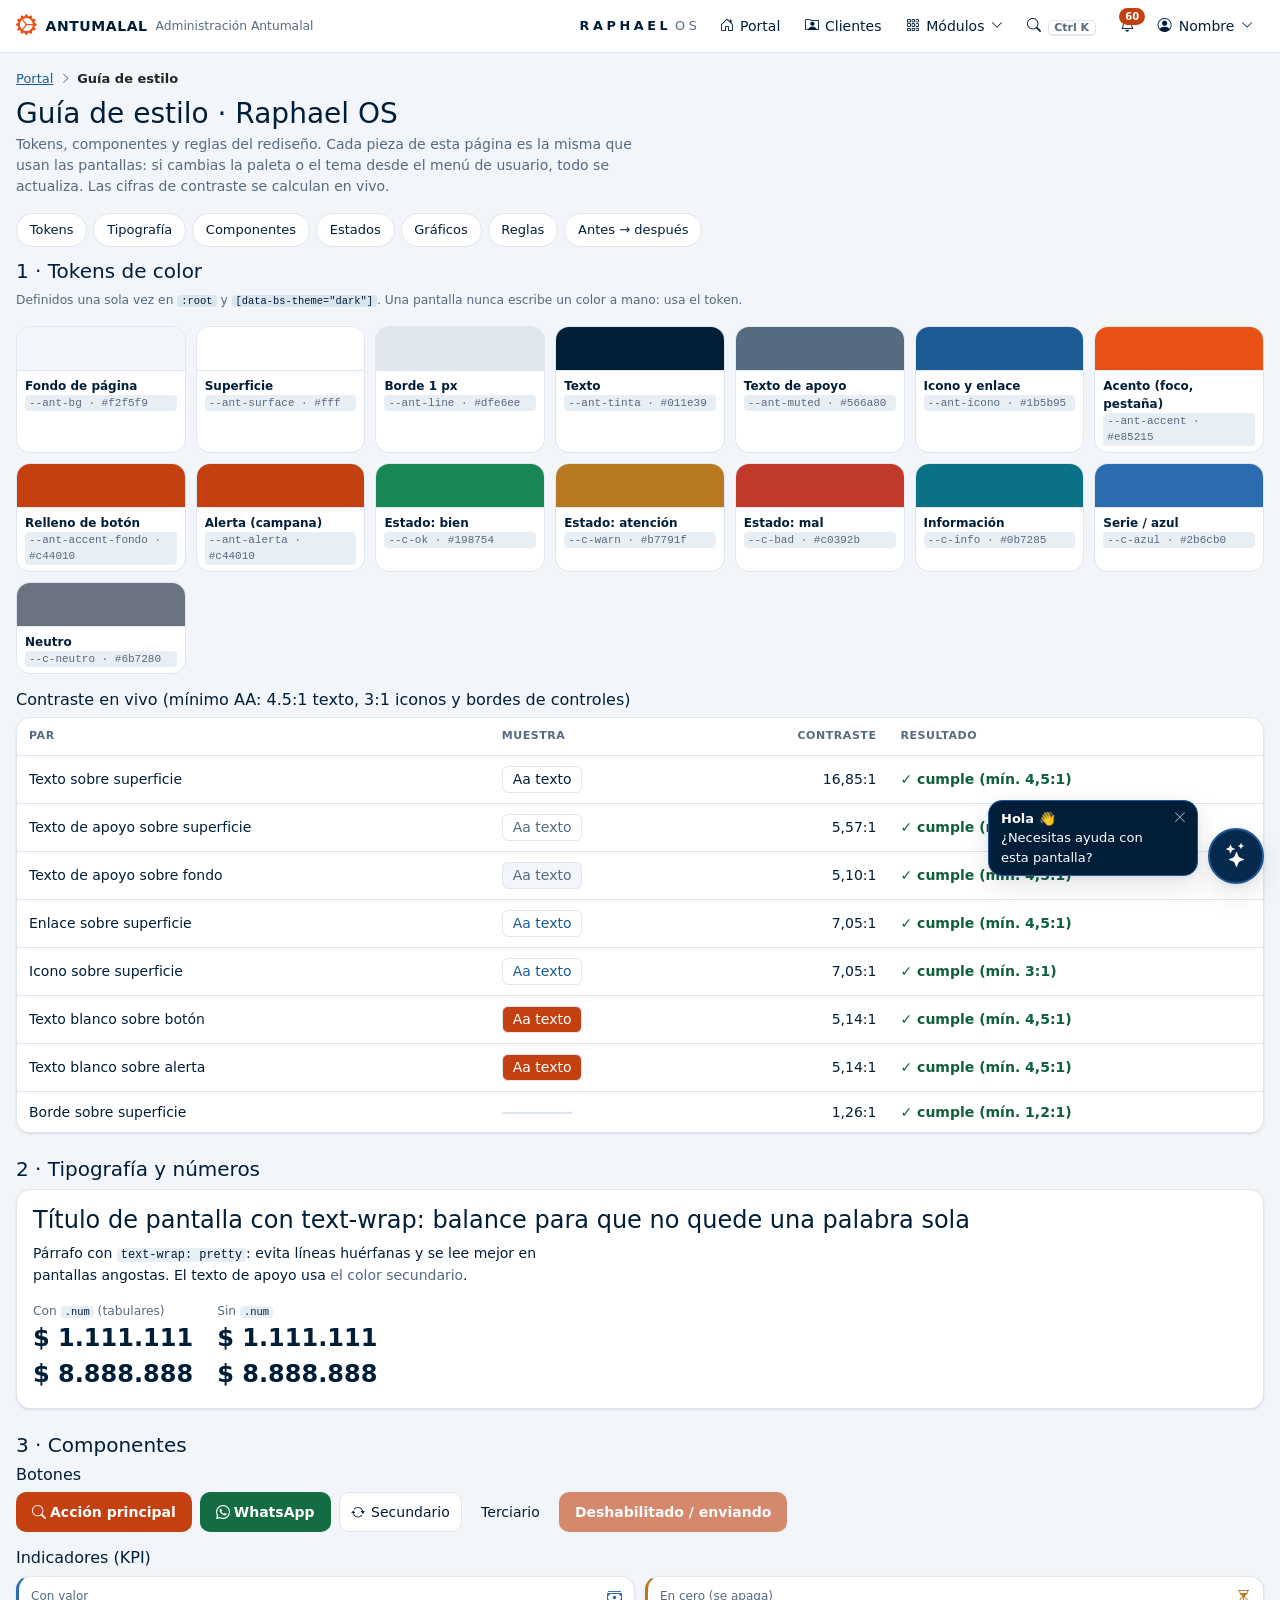
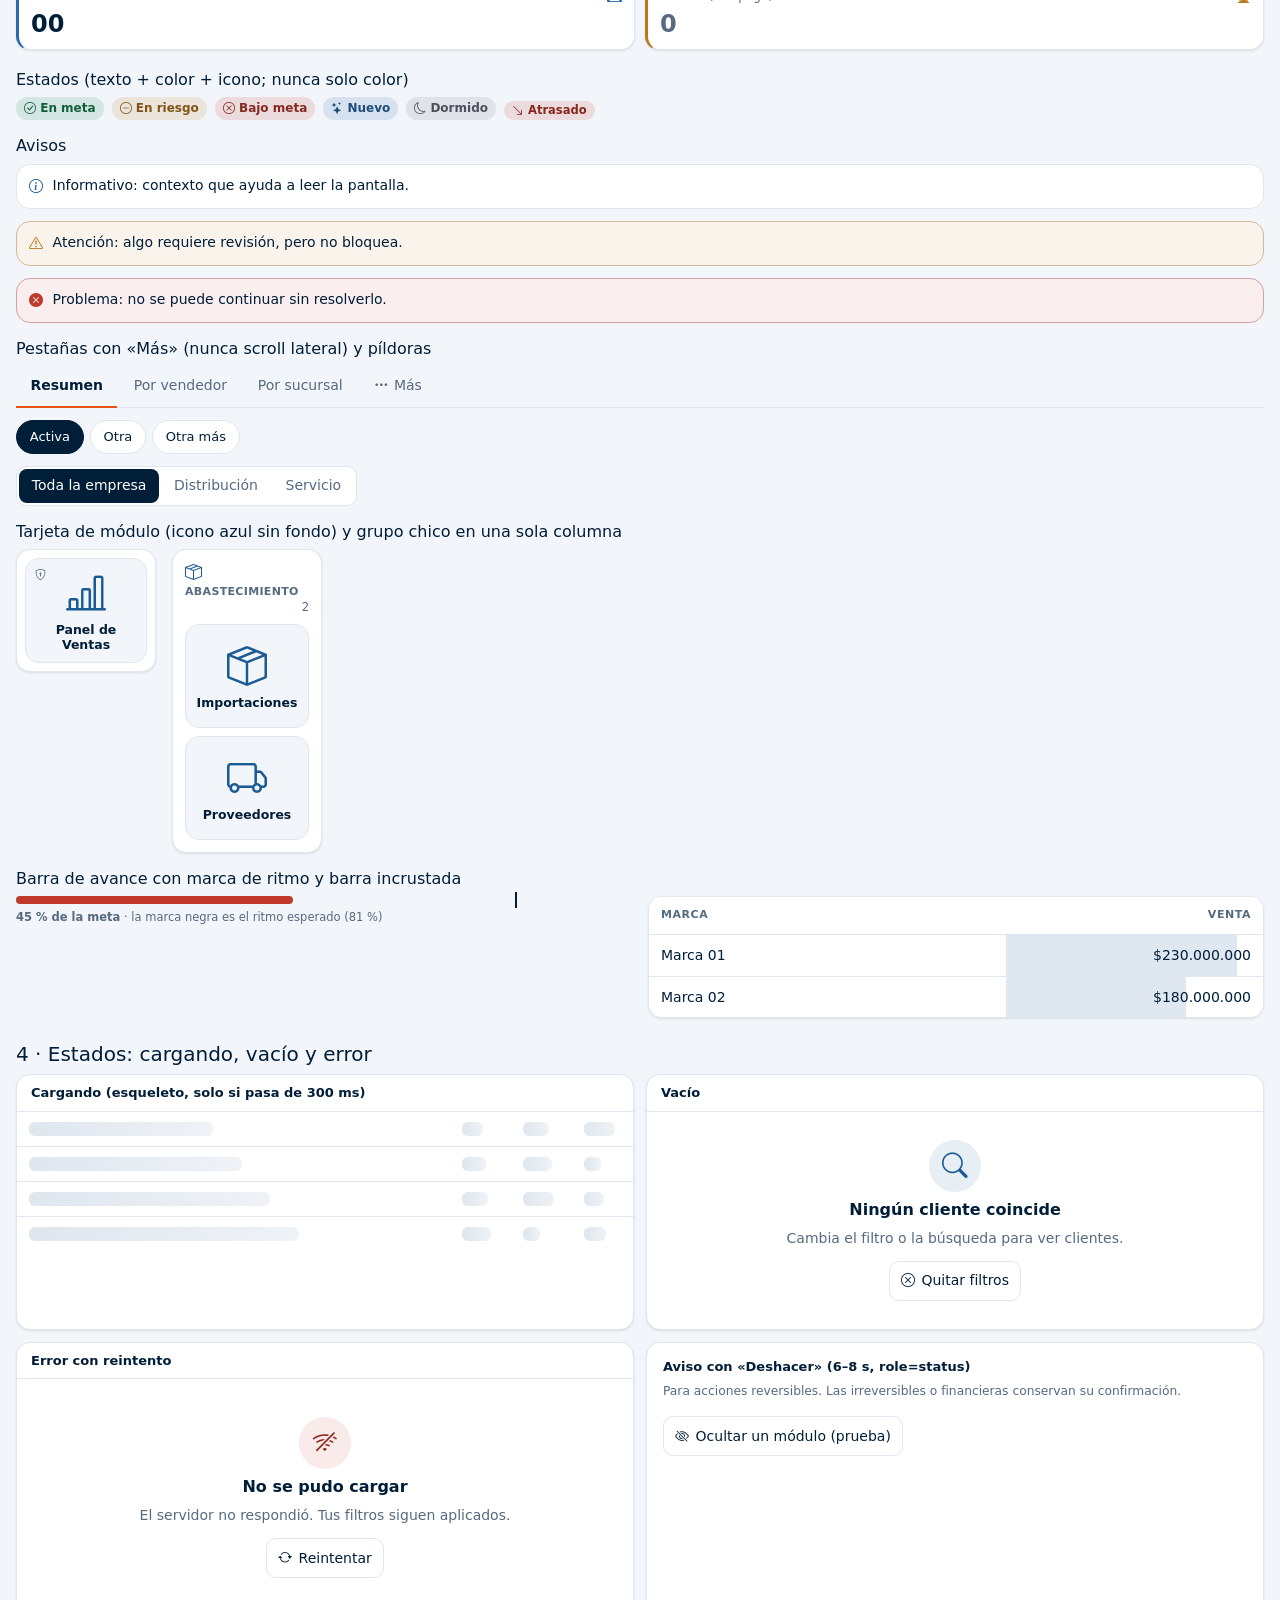
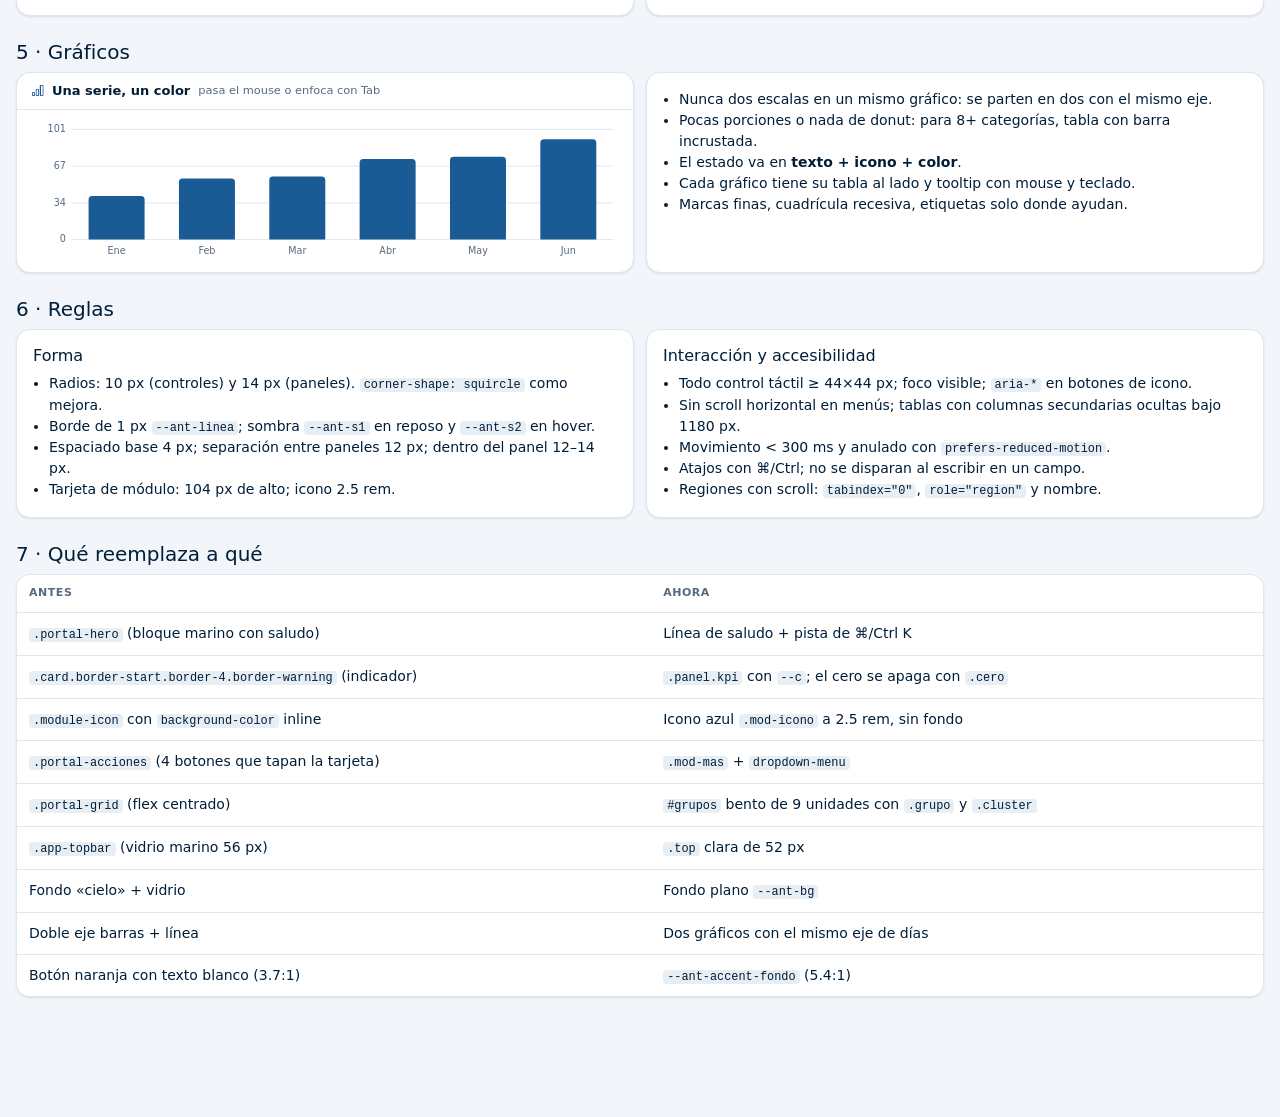
<file: prototipo/vistas/guia-de-estilo.html>
<!DOCTYPE html>
<html lang="es"><head><meta charset="utf-8">
<meta name="viewport" content="width=device-width, initial-scale=1, viewport-fit=cover">
<meta name="theme-color" content="#f2f5f9"><title>Guía de estilo · Propuesta</title>
<link rel="stylesheet" href="https://cdn.jsdelivr.net/npm/bootstrap@5.3.3/dist/css/bootstrap.min.css">
<link rel="stylesheet" href="https://cdn.jsdelivr.net/npm/bootstrap-icons@1.11.3/font/bootstrap-icons.min.css">
<script>(function(){var t=null;try{t=localStorage.getItem('ant.tema')}catch(e){}if(!t&&matchMedia('(prefers-color-scheme: dark)').matches)t='dark';if(t)document.documentElement.setAttribute('data-bs-theme',t);var p=null;try{p=localStorage.getItem('ant.paleta')}catch(e){}if(p)document.documentElement.setAttribute('data-paleta',p);})();</script>
<style>
/* ============ Tokens (mismos nombres y valores que app.css cuando existen) ============ */
:root{
  --ant-dark:#011e39; --ant-dark-2:#062a4d; --ant-accent:#e85215; --ant-hover:#c44010;
  --ant-tinta:#011e39;                 /* texto marino; se invierte en oscuro */
  --ant-icono:#1b5b95;                 /* = --imp-azul: iconos y enlaces */
  --ant-bg:#f2f5f9; --ant-surface:#fff; --ant-line:#dfe6ee; --ant-muted:#566a80;   /* nuevos: fondo plano, borde de 1 px, texto de apoyo */
  --ant-r-s:10px; --ant-r-m:14px;
  --ant-s1:0 1px 2px rgba(1,30,57,.06),0 1px 3px rgba(1,30,57,.05);
  --ant-s2:0 2px 6px rgba(1,30,57,.07),0 10px 28px rgba(1,30,57,.11);
  --ant-accent-fondo:#c44010;           /* relleno de botones e insignias con texto blanco: #e85215 daba 3.7:1; este da 5.4:1 (AA) */
  --ant-accent-fondo-hover:#a3360d;
  --ant-alerta:var(--ant-accent-fondo); /* campana, avisos: en las paletas sobrias pasa a rojo y el naranja se retira */
  /* texto de estado sobre su propio tinte al 14 %: el color base oscurecido 30 % (en oscuro se usa tal cual) */
  --t-ok:color-mix(in srgb,var(--c-ok) 70%,#000);--t-warn:color-mix(in srgb,var(--c-warn) 62%,#000);--t-bad:color-mix(in srgb,var(--c-bad) 74%,#000);
  --t-info:color-mix(in srgb,var(--c-info) 72%,#000);--t-neutro:color-mix(in srgb,var(--c-neutro) 65%,#000);--t-azul:color-mix(in srgb,var(--c-azul) 68%,#000);
  --c-warn:#b7791f; --c-bad:#c0392b; --c-ok:#198754; --c-info:#0b7285; --c-neutro:#6b7280; --c-azul:#2b6cb0;
  --bs-body-bg:var(--ant-bg); --bs-body-color:var(--ant-tinta);
}
[data-bs-theme="dark"]{
  --ant-tinta:#dbe7f3; --ant-icono:#4d9bd8; --ant-bg:#0a1626; --ant-surface:#10233a; --ant-line:#1f3550; --ant-muted:#93a6bc;
  --ant-s1:0 1px 2px rgba(0,0,0,.35); --ant-s2:0 2px 6px rgba(0,0,0,.35),0 8px 20px rgba(0,0,0,.30);
  --c-warn:#e0b04a; --c-bad:#ef7b6e; --c-ok:#4cc38a; --c-info:#4fc3d9; --c-neutro:#9aa8b8; --c-azul:#6aa8ee;
  --ant-enlace:#6aa8ee;                 /* enlaces en oscuro: el celeste de iconos daba 4.49:1 sobre avisos tintados */
  --txt-mezcla:100%;
  --t-ok:var(--c-ok);--t-warn:var(--c-warn);--t-bad:var(--c-bad);--t-info:var(--c-info);--t-neutro:var(--c-neutro);--t-azul:var(--c-azul);
  --bs-body-bg:var(--ant-bg); --bs-body-color:var(--ant-tinta);
}

/* ============ Paletas alternativas (se eligen en el menú de usuario → Paleta). A = la actual, sin atributo. ============ */
/* B · Marino sobrio: el naranja desaparece; el énfasis es el marino y el rojo queda solo para alertas */
[data-paleta="b"]:not([data-bs-theme="dark"]){--ant-accent:#0b3a66;--ant-hover:#062a4d;--ant-accent-fondo:#0b3a66;--ant-accent-fondo-hover:#062a4d;--ant-alerta:#c0392b;--kpi-borde:var(--ant-line);--kpi-ico:var(--ant-muted)}
[data-paleta="b"][data-bs-theme="dark"]{--ant-accent:#2a6fb5;--ant-hover:#3b82c9;--ant-accent-fondo:#2a6fb5;--ant-accent-fondo-hover:#3b82c9;--ant-alerta:#b3382b}
/* C · Verde azulado y piedra: fondo cálido, acento teal */
[data-paleta="c"]:not([data-bs-theme="dark"]){--ant-bg:#f6f5f2;--ant-line:#e4e1da;--ant-tinta:#17302f;--ant-muted:#5e6b69;--ant-icono:#0f6b6b;--ant-accent:#0f6b6b;--ant-hover:#0a5252;--ant-accent-fondo:#0f6b6b;--ant-accent-fondo-hover:#0a5252;--ant-alerta:#c0392b;--kpi-borde:var(--ant-line);--kpi-ico:var(--ant-muted)}
[data-paleta="c"][data-bs-theme="dark"]{--ant-bg:#0e1a1a;--ant-surface:#142524;--ant-line:#234040;--ant-tinta:#dcecea;--ant-muted:#8fa9a6;--ant-icono:#4fb8b3;--ant-accent:#2a8f8b;--ant-hover:#36a6a1;--ant-accent-fondo:#1f7a76;--ant-accent-fondo-hover:#2a8f8b;--ant-alerta:#b3382b}
/* D · Grafito: grises azulados, iconos apagados; el naranja queda SOLO en el botón principal */
[data-paleta="d"]:not([data-bs-theme="dark"]){--ant-alerta:#c0392b;--ant-bg:#f4f5f7;--ant-line:#e0e4e9;--ant-tinta:#1f2933;--ant-muted:#5a6775;--ant-icono:#3b556e;--ant-alerta:#c0392b;--kpi-borde:var(--ant-line);--kpi-ico:var(--ant-muted)}
[data-paleta="d"][data-bs-theme="dark"]{--ant-icono:#8fb0cf;--ant-alerta:#b3382b}
[data-paleta="d"] .mod-fijo,[data-paleta="d"] .pestanas a[aria-current="page"],[data-paleta="d"] .mod-menu-pin[aria-pressed="true"]{color:var(--ant-icono);border-color:var(--ant-icono)}
html{color-scheme:light dark}
body{background:var(--ant-bg);color:var(--ant-tinta);font-size:14px;
  padding-inline:env(safe-area-inset-left) env(safe-area-inset-right);padding-bottom:env(safe-area-inset-bottom)}
h1,h2,h3,h4,.titulo{text-wrap:balance}
p{text-wrap:pretty}
.num{font-variant-numeric:tabular-nums}
a{color:var(--ant-enlace,var(--ant-icono))}
.text-muted,.form-text{color:var(--ant-muted)!important}

/* ============ Cabecera clara (antes: vidrio marino de 56 px) ============ */
.top{position:sticky;top:0;z-index:1030;background:var(--ant-surface);border-bottom:1px solid var(--ant-line);padding-top:env(safe-area-inset-top)}
.top-in{display:grid;grid-template-columns:1fr auto 1fr;align-items:center;gap:.5rem;height:52px;max-width:1360px;margin:auto;padding-inline:16px}
.top-izq{display:flex;align-items:center;gap:.6rem;min-width:0}
.top-der{display:flex;align-items:center;gap:2px;justify-self:end}
.marca{font-weight:800;letter-spacing:.04em;color:var(--ant-tinta);text-decoration:none;display:flex;align-items:center;gap:.5rem;white-space:nowrap}
.marca i{color:var(--ant-accent);font-size:1.3rem}
.marca small{font-weight:500;letter-spacing:0;color:var(--ant-muted);overflow:hidden;text-overflow:ellipsis}
.sistema{font-weight:700;letter-spacing:.28em;font-size:.8rem;color:var(--ant-tinta)}
.sistema span{font-weight:400;color:var(--ant-muted);margin-left:.3em}
.btn-ghost,.btn-accent{white-space:nowrap}
.btn-ghost{display:inline-flex;align-items:center;gap:.4rem;min-height:40px;padding:0 .7rem;border:0;background:transparent;color:var(--ant-tinta);
  border-radius:var(--ant-r-s);text-decoration:none;font-weight:500;position:relative}
.btn-ghost:hover{background:color-mix(in srgb,var(--ant-icono) 10%,transparent);color:var(--ant-tinta)}
.btn-borde{border:1px solid var(--ant-line);background:var(--ant-surface)}
kbd{background:var(--ant-surface);color:var(--ant-muted);border:1px solid var(--ant-line);border-bottom-width:2px;border-radius:5px;padding:0 .35rem;font:600 11px/1.6 system-ui;box-shadow:none}
.badge-n{background:var(--ant-alerta);color:#fff;border-radius:99px;font-size:10px;font-weight:700;padding:1px 6px;position:absolute;top:2px;right:0}
.dropdown-menu{--bs-dropdown-border-color:var(--ant-line);--bs-dropdown-bg:var(--ant-surface);--bs-dropdown-link-color:var(--ant-tinta);
  --bs-dropdown-link-hover-bg:color-mix(in srgb,var(--ant-icono) 10%,transparent);--bs-dropdown-link-hover-color:var(--ant-tinta);
  --bs-dropdown-border-radius:var(--ant-r-m);--bs-dropdown-padding-y:.35rem;font-size:13px;box-shadow:var(--ant-s2);color:var(--ant-tinta)}
.dropdown-item{display:flex;align-items:center;gap:.5rem;min-height:36px;border-radius:6px;margin-inline:.25rem;width:auto}
.dropdown-item i{color:var(--ant-icono)}
/* menú Módulos */
.mod-menu{width:min(22rem,calc(100vw - 1.5rem));overflow:hidden}
.mod-menu-busca{position:relative;padding:.55rem .6rem;border-bottom:1px solid var(--ant-line)}
.mod-menu-busca>i{position:absolute;left:1.25rem;top:50%;transform:translateY(-50%);color:var(--ant-muted)}
.mod-menu-busca input{padding-left:2rem;min-height:38px}
.mod-menu-lista{max-height:min(62vh,30rem);overflow-y:auto;overscroll-behavior:contain;padding:.3rem 0;margin:0;list-style:none}
.mod-menu-titulo{padding:.5rem 1rem .15rem;font-size:.72rem;font-weight:800;letter-spacing:.08em;text-transform:uppercase;color:var(--ant-muted)}
.mod-menu-item{display:flex;align-items:center}
.mod-menu-item .dropdown-item{flex:1}
.mod-menu-pin{border:0;background:none;min-width:40px;min-height:36px;color:var(--ant-muted);border-radius:6px}
.mod-menu-pin[aria-pressed="true"]{color:var(--ant-accent)}
.mod-menu-pie{display:block;padding:.6rem 1rem;border-top:1px solid var(--ant-line);font-size:12px;text-decoration:none}

.wrap{max-width:1360px;margin:auto;padding:16px}

/* ============ Superficies ============ */
.panel{background:var(--ant-surface);border:1px solid var(--ant-line);border-radius:var(--ant-r-m);box-shadow:var(--ant-s1)}
.form-control,.form-select{border:1px solid var(--ant-line);background-color:var(--ant-bg);color:var(--ant-tinta);min-height:40px;box-shadow:none}
.form-control:focus,.form-select:focus{background-color:var(--ant-surface);color:var(--ant-tinta);border-color:var(--ant-icono);box-shadow:0 0 0 3px color-mix(in srgb,var(--ant-icono) 25%,transparent)}
.btn-accent{background:var(--ant-accent-fondo);border:0;color:#fff;font-weight:600;min-height:40px;padding:0 1rem;border-radius:var(--ant-r-s)}
.btn-accent:hover{background:var(--ant-accent-fondo-hover);color:#fff}
.btn-accent:disabled{opacity:.6}
.btn-accent.btn-wa{background:#146c43}.btn-accent.btn-wa:hover{background:#0f5a37}   /* verde de WhatsApp con texto blanco ≥ 5:1 */
.btn-accent.fin{border-radius:0 var(--ant-r-s) var(--ant-r-s) 0}
.modal-content{background:var(--ant-surface);border:1px solid var(--ant-line);border-radius:var(--ant-r-m);color:var(--ant-tinta)}
.modal-header,.modal-footer{border-color:var(--ant-line)}
[data-bs-theme="dark"] .btn-close{filter:invert(1)}
.nav-tabs{--bs-nav-tabs-border-color:var(--ant-line);--bs-nav-tabs-link-active-bg:var(--ant-surface);--bs-nav-tabs-link-active-color:var(--ant-tinta);--bs-nav-tabs-link-active-border-color:var(--ant-line) var(--ant-line) var(--ant-surface)}
.nav-tabs .nav-link{color:var(--ant-muted)}

/* ============ Portal ============ */
.saludo{display:flex;flex-wrap:wrap;align-items:baseline;justify-content:space-between;gap:.25rem 1rem;margin-bottom:12px}
.saludo h1{font-size:1.25rem;font-weight:700;margin:0}
.saludo p{margin:0;color:var(--ant-muted)}
.buscar-cliente{padding:12px 14px;margin-bottom:12px}
.buscar-cliente label{font-weight:600;display:flex;align-items:center;gap:.4rem;margin-bottom:6px}
.kpis{display:grid;grid-template-columns:repeat(auto-fit,minmax(168px,1fr));gap:10px;margin:0 0 20px}
.kpi{padding:10px 12px;display:flex;flex-direction:column;gap:2px;text-decoration:none;color:inherit;min-width:0;border-left:3px solid var(--kpi-borde,var(--c,var(--ant-icono)))}
a.kpi:hover{box-shadow:var(--ant-s2);color:inherit}
.kpi-t{font-size:12px;color:var(--ant-muted);display:flex;align-items:flex-start;gap:.4rem;justify-content:space-between;text-wrap:balance}
.kpi-t i{color:var(--kpi-ico,var(--c,var(--ant-icono)));font-size:.95rem;flex:none}
.kpi-valor{font-size:1.5rem;font-weight:700;line-height:1.15;white-space:nowrap}
.kpi.cero .kpi-valor{color:var(--ant-muted);font-weight:600}   /* el valor en cero se apaga: lo que importa destaca */

.portal-barra{display:flex;flex-wrap:wrap;gap:.5rem;align-items:center;justify-content:space-between;margin-bottom:6px}
.portal-buscar{position:relative;flex:1 1 14rem;max-width:26rem}
.portal-buscar>.bi{position:absolute;left:.85rem;top:50%;transform:translateY(-50%);color:var(--ant-muted);pointer-events:none}
.portal-buscar .form-control{padding-left:2.4rem;min-height:44px;border-radius:var(--ant-r-s)}
.chips{display:flex;gap:6px;flex-wrap:wrap;margin:10px 0 4px}
.chip{border:1px solid var(--ant-line);background:var(--ant-surface);color:var(--ant-tinta);border-radius:99px;min-height:34px;padding:0 .8rem;font-weight:500}
.chip[aria-pressed="true"]{background:var(--ant-tinta);color:var(--ant-surface);border-color:var(--ant-tinta)}
.ayuda-linea{font-size:12.5px;color:var(--ant-muted);margin:6px 0 12px}
.ayuda-linea i{color:var(--ant-icono)}

/* --- Bento de grupos: grupos grandes y chicos se acomodan juntos en filas de 9 unidades (6 en tablet, 1 en móvil) --- */
#grupos{display:grid;grid-template-columns:repeat(9,minmax(0,1fr));grid-auto-flow:dense;gap:12px;align-items:stretch}
.grupo,.cluster{min-width:0;order:var(--o9,0);grid-column:span var(--s9,3)}
.grupo{padding:12px}
/* Grupos chicos (1–2 módulos): una sola columna, varios lado a lado dentro de un bloque («cluster») */
.cluster{display:grid;grid-template-columns:repeat(var(--k,3),minmax(0,1fr));gap:12px}
.cluster>.grupo{grid-column:auto;order:0}   /* --s9/--s6 se heredan del bloque: sin esto cada panel pedía el ancho del bloque entero */
.grupo.chico .tiles{grid-template-columns:minmax(0,1fr)}
.grupo.chico .grupo-h{flex-wrap:wrap;gap:.1rem .4rem;letter-spacing:.03em;font-size:11px;line-height:1.25;align-items:flex-start}
.grupo.chico .grupo-h i{margin-top:1px}
.grupo.chico .grupo-h .n{margin-left:auto}
.grupo-h{display:flex;align-items:center;gap:.5rem;font-size:12px;font-weight:700;letter-spacing:.06em;text-transform:uppercase;color:var(--ant-muted);margin:0 0 10px}
.grupo-h i{color:var(--ant-icono);font-size:1rem}
.grupo-h .n{font-weight:500;letter-spacing:0;text-transform:none;margin-left:auto;font-size:11.5px}
.tiles{display:grid;grid-template-columns:repeat(auto-fill,minmax(108px,1fr));gap:8px}
.mod{position:relative;border:1px solid var(--ant-line);border-radius:var(--ant-r-m);corner-shape:squircle;background:var(--ant-bg);
  min-height:104px;display:flex;flex-direction:column;align-items:center;justify-content:center;gap:8px;padding:14px 6px 10px;text-align:center;
  transition:box-shadow .18s,border-color .18s,background .18s,transform .18s}
.mod:hover,.mod:focus-within{background:var(--ant-surface);box-shadow:var(--ant-s2);border-color:color-mix(in srgb,var(--ant-icono) 40%,var(--ant-line))}
.mod:hover{transform:translateY(-1px)}                    /* antes -3px con sombra grande */
.mod-icono{font-size:2.5rem;line-height:1;color:var(--ant-icono)}   /* sin cuadro de fondo: el icono ES el color */
.mod-nombre{font-weight:600;font-size:12.5px;line-height:1.22;color:var(--ant-tinta);text-decoration:none;text-wrap:balance;overflow-wrap:anywhere}
.mod-nombre::after{content:"";position:absolute;inset:0;border-radius:inherit}
.mod-nivel,.mod-fijo{position:absolute;top:9px;left:9px;font-size:11px;color:var(--ant-muted)}
.mod-fijo{color:var(--ant-accent)}
.mod>.dropdown{position:static}          /* Bootstrap pone position:relative y el ⋯ se centraba sobre el icono */
.mod-mas{position:absolute;top:0;right:0;z-index:2;min-width:44px;min-height:44px;display:grid;place-items:center;border:0;background:none;color:var(--ant-muted);border-radius:var(--ant-r-s);opacity:0;transition:opacity .15s}
.mod:hover .mod-mas,.mod:focus-within .mod-mas,.mod-mas[aria-expanded="true"]{opacity:1}
@media (hover:none){.mod-mas{opacity:1}}
.mod-mas:hover{background:color-mix(in srgb,var(--ant-icono) 10%,transparent);color:var(--ant-tinta)}
/* Lista compacta: una fila por módulo */
.compacta .tiles{grid-template-columns:1fr;gap:2px}
.compacta .mod{flex-direction:row;justify-content:flex-start;min-height:48px;padding:4px 48px 4px 12px;gap:12px;text-align:left;border-color:transparent;background:transparent}
.compacta .mod:hover{background:var(--ant-bg);border-color:var(--ant-line);transform:none;box-shadow:none}
.compacta .mod-icono{font-size:1.5rem;width:1.75rem;text-align:center}
.compacta .mod-nivel,.compacta .mod-fijo{position:static;order:3;margin-left:auto}
.compacta .mod-mas{top:2px;opacity:1}
.sin-res{padding:24px;text-align:center;color:var(--ant-muted)}

/* ============ Menús: pestañas con «Más» (sin scroll lateral), píldoras y migas ============ */
.migas{display:flex;align-items:center;gap:.4rem;color:var(--ant-muted);font-size:13px;margin-bottom:8px;flex-wrap:wrap}
.pestanas{display:flex;flex-wrap:wrap;gap:2px;border-bottom:1px solid var(--ant-line);margin-bottom:12px;align-items:center}
.pestanas>a,.pestanas button{border:0;background:none;padding:0 .9rem;min-height:42px;display:flex;align-items:center;gap:.4rem;color:var(--ant-muted);text-decoration:none;font-weight:500;border-bottom:2px solid transparent;margin-bottom:-1px;white-space:nowrap}
.pestanas>a:hover,.pestanas button:hover{color:var(--ant-tinta)}
.pestanas a[aria-current="page"]{color:var(--ant-tinta);border-color:var(--ant-accent);font-weight:600}
.pildoras{display:flex;gap:6px;flex-wrap:wrap;margin-bottom:12px}
.pildoras a{padding:0 .8rem;min-height:34px;display:flex;align-items:center;border-radius:99px;border:1px solid var(--ant-line);background:var(--ant-surface);color:var(--ant-tinta);text-decoration:none;font-size:13px}
.pildoras a[aria-current="page"]{background:var(--ant-tinta);color:var(--ant-surface);border-color:var(--ant-tinta)}

/* ============ Pantalla interna con lateral ============ */
.shell{display:grid;grid-template-columns:232px minmax(0,1fr);gap:16px;align-items:start}
.lateral{position:sticky;top:68px;padding:8px;max-height:calc(100vh - 84px);overflow:auto}
.lateral details{border-bottom:1px solid var(--ant-line);padding:2px 0}
.lateral details:last-child{border:0}
.lateral summary{list-style:none;cursor:pointer;display:flex;align-items:center;justify-content:space-between;min-height:38px;padding:0 8px;font-size:11px;font-weight:700;letter-spacing:.06em;text-transform:uppercase;color:var(--ant-muted);border-radius:6px}
.lateral summary::-webkit-details-marker{display:none}
.lateral summary::after{content:"\F282";font-family:bootstrap-icons;transition:transform .2s}
.lateral details[open] summary::after{transform:rotate(180deg)}
.lateral a{display:flex;align-items:center;gap:.5rem;min-height:38px;padding:0 8px;border-radius:6px;color:var(--ant-tinta);text-decoration:none}
.lateral a i{color:var(--ant-icono)}
.lateral a:hover{background:color-mix(in srgb,var(--ant-icono) 8%,transparent)}
.lateral a[aria-current="page"]{background:color-mix(in srgb,var(--ant-icono) 14%,transparent);font-weight:600}
.segmento{display:inline-flex;flex-wrap:wrap;border:1px solid var(--ant-line);border-radius:var(--ant-r-s);background:var(--ant-surface);padding:2px;gap:2px}
.segmento button{border:0;background:none;min-height:34px;padding:0 .8rem;border-radius:8px;color:var(--ant-muted);font-weight:500;display:flex;align-items:center;gap:.4rem}
.segmento button[aria-pressed="true"]{background:var(--ant-tinta);color:var(--ant-surface)}
.filtros{display:grid;grid-template-columns:repeat(auto-fit,minmax(150px,1fr));gap:10px;padding:12px;margin-bottom:12px}
.filtros label{font-size:12px;color:var(--ant-muted);margin-bottom:2px;display:block}
.aviso{display:flex;gap:.6rem;align-items:flex-start;padding:10px 12px;border:1px solid color-mix(in srgb,var(--c-warn) 40%,var(--ant-line));background:color-mix(in srgb,var(--c-warn) 9%,var(--ant-surface));border-radius:var(--ant-r-m);margin-bottom:12px}
.aviso i{color:var(--c-warn);margin-top:2px}
.aviso.bad{border-color:color-mix(in srgb,var(--c-bad) 40%,var(--ant-line));background:color-mix(in srgb,var(--c-bad) 8%,var(--ant-surface))}.aviso.bad i{color:var(--c-bad)}
.aviso.info{border-color:var(--ant-line);background:var(--ant-surface)}.aviso.info i{color:var(--ant-icono)}
.tabla-wrap{overflow:auto;position:relative}   /* position:relative evita que los .visually-hidden de las cabeceras ensanchen la página */
table.t{width:100%;border-collapse:collapse}
.t th{font-size:11px;letter-spacing:.05em;text-transform:uppercase;color:var(--ant-muted);font-weight:600;padding:10px 12px;border-bottom:1px solid var(--ant-line);white-space:nowrap;background:var(--ant-surface)}
.t td{white-space:nowrap;padding:10px 12px;border-bottom:1px solid var(--ant-line);vertical-align:middle;color:var(--ant-tinta)}
.t tr:last-child td{border:0}
.t td:first-child{white-space:normal;min-width:170px}
.t .num{text-align:right}
.t tbody tr:hover td{background:color-mix(in srgb,var(--ant-icono) 5%,transparent)}
.sub{display:block;font-size:12px;color:var(--ant-muted)}
.estado{font-size:12px;font-weight:600;padding:2px 8px;border-radius:99px;background:color-mix(in srgb,var(--c) 14%,transparent);color:color-mix(in srgb,var(--c) var(--txt-mezcla,70%),#000);white-space:nowrap}
.pie-tabla{display:flex;justify-content:space-between;align-items:center;gap:.5rem;flex-wrap:wrap;padding:10px 12px;border-top:1px solid var(--ant-line);color:var(--ant-muted)}
.pasos{display:grid;grid-template-columns:repeat(auto-fit,minmax(280px,1fr));gap:12px;margin-bottom:12px}
.paso{padding:0;overflow:hidden}
.paso .paso-t{font-size:13px;font-weight:700;margin:0;padding:10px 14px;border-bottom:1px solid var(--ant-line);display:flex;gap:.5rem;align-items:center;flex-wrap:wrap}
.paso .cuerpo{padding:12px 14px}
.paso .paso-t i{color:var(--ant-icono)}
.fila-dato{display:flex;justify-content:space-between;gap:1rem;padding:6px 0;border-bottom:1px solid var(--ant-line)}
.fila-dato:last-child{border:0}

/* skeleton: solo si la carga pasa de 300 ms, con las mismas columnas que la tabla real (en producción ya existe como [data-esqueleto]) */
.sk-b{height:1em;border-radius:6px;background:linear-gradient(90deg,var(--ant-line),color-mix(in srgb,var(--ant-line) 50%,var(--ant-surface)),var(--ant-line));background-size:200% 100%;animation:sk 1.2s linear infinite}
@keyframes sk{to{background-position:-200% 0}}

code{color:var(--ant-tinta);background:color-mix(in srgb,var(--ant-icono) 10%,transparent);padding:0 .25rem;border-radius:4px;font-size:.85em}

/* ============ Estados vacío y de error (un solo componente: icono, una frase, una acción) ============ */
.estado-vacio{display:flex;flex-direction:column;align-items:center;text-align:center;gap:6px;padding:28px 16px;color:var(--ant-muted)}
.estado-vacio>i{font-size:1.6rem;color:var(--ant-icono);width:52px;height:52px;border-radius:50%;display:grid;place-items:center;background:color-mix(in srgb,var(--ant-icono) 10%,transparent)}
.estado-vacio.error>i{color:var(--t-bad);background:color-mix(in srgb,var(--c-bad) 10%,transparent)}
.estado-vacio strong{color:var(--ant-tinta);font-size:1rem}
.estado-vacio p{margin:0;max-width:44ch}
.estado-vacio .btn-ghost{margin-top:6px}

/* ============ Command menu ============ */
dialog.cmd{border:1px solid var(--ant-line);border-radius:var(--ant-r-m);padding:0;width:min(560px,calc(100vw - 24px));margin:12vh auto 0;background:var(--ant-surface);color:var(--ant-tinta);box-shadow:0 20px 60px rgba(1,30,57,.3)}
dialog.cmd::backdrop{background:rgba(1,30,57,.45)}
.cmd input{width:100%;border:0;border-bottom:1px solid var(--ant-line);padding:14px 16px;font-size:15px;background:transparent;color:inherit;outline:none}
.cmd ul{list-style:none;margin:0;padding:6px;max-height:50vh;overflow:auto}
.cmd li{display:flex;align-items:center;gap:.6rem;min-height:40px;padding:0 10px;border-radius:8px;cursor:pointer}
.cmd li i{color:var(--ant-icono);font-size:1.1rem}
.cmd li small{margin-left:auto;color:var(--ant-muted)}
.cmd li[aria-selected="true"]{background:color-mix(in srgb,var(--ant-icono) 14%,transparent)}
.cmd-pie{display:flex;gap:12px;padding:8px 14px;border-top:1px solid var(--ant-line);color:var(--ant-muted);font-size:12px}

/* ============ Toast con Deshacer ============ */
#toasts{position:fixed;left:50%;transform:translateX(-50%);bottom:calc(16px + env(safe-area-inset-bottom));z-index:2000;display:grid;gap:8px;width:max-content;max-width:calc(100vw - 24px)}
.toast-u{display:flex;align-items:center;gap:12px;background:#011e39;color:#fff;padding:8px 8px 8px 16px;border-radius:var(--ant-r-m);box-shadow:0 8px 24px rgba(1,30,57,.3);animation:in .2s ease-out;border:1px solid rgba(255,255,255,.12)}
.toast-u button{border:0;background:none;color:#ffb48f;font-weight:700;min-height:40px;padding:0 .8rem;border-radius:8px}
.toast-u button:hover{background:rgba(255,255,255,.1)}
@keyframes in{from{opacity:0;transform:translateY(8px)}}

/* ============ Asistente flotante (antes 96 px; aquí 56 px y respeta el safe-area) ============ */
#sabio{position:fixed;right:max(16px,env(safe-area-inset-right));bottom:max(16px,env(safe-area-inset-bottom));z-index:1040}
#sabio .boton{width:56px;height:56px;border-radius:50%;border:2px solid var(--ant-icono);background:var(--ant-dark-2);color:#fff;font-size:1.5rem;display:grid;place-items:center;box-shadow:var(--ant-s2)}
#sabio .saludo-b{position:absolute;right:66px;bottom:8px;width:210px;background:var(--ant-dark);color:#fff;border:1px solid var(--ant-icono);border-radius:var(--ant-r-m);padding:8px 28px 8px 12px;box-shadow:var(--ant-s2);font-size:13px}
#sabio .saludo-b button{position:absolute;top:0;right:0;min-width:36px;min-height:36px;border:0;background:none;color:#9fb6cd}
body.tiene-sabio .wrap{padding-bottom:96px}

.vista[hidden]{display:none}
@view-transition{navigation:auto}
::view-transition-group(*){animation-duration:.2s}
:focus-visible{outline:3px solid color-mix(in srgb,var(--ant-accent) 70%,transparent);outline-offset:2px}
.skip{position:absolute;left:-999px}.skip:focus{left:8px;top:8px;z-index:3000;background:#fff;color:#000;padding:8px}

@media (max-width:1240px){.marca small{display:none}}
@media (max-width:1180px){
  #grupos{grid-template-columns:repeat(6,minmax(0,1fr))}
  .grupo,.cluster{grid-column:span var(--s6,3);order:var(--o6,0)}
  .sec-1100{display:none}
}
@media (max-width:860px){
  .shell{grid-template-columns:minmax(0,1fr)}.lateral{position:static;max-height:none}
  .top-in{grid-template-columns:1fr auto;padding-inline:8px}.sistema,.hide-sm,.btn-cmd .txt{display:none}
  .btn-ghost{padding:0 .6rem}
}
@media (max-width:760px){
  #grupos,#grupos.compacta{grid-template-columns:1fr}.grupo,.cluster{grid-column:auto;order:var(--o0,0)}
  .cluster{grid-template-columns:1fr}
  .tiles,.grupo.chico .tiles{grid-template-columns:repeat(3,minmax(0,1fr))}
  .compacta .tiles{grid-template-columns:1fr}
  .solo-desk,#sabio .saludo-b{display:none}
}
@media (prefers-reduced-motion:reduce){
  *,*::before,*::after{animation:none!important;transition:none!important;scroll-behavior:auto!important}
  ::view-transition-group(*),::view-transition-old(*),::view-transition-new(*){animation:none!important}
}
/* ===== Estilos compartidos por las vistas sueltas (gráficos, Cardinal OS, barras de avance) ===== */
.tip{position:fixed;z-index:3000;pointer-events:none;background:var(--ant-tinta);color:var(--ant-surface);font-size:12px;padding:6px 9px;border-radius:8px;box-shadow:var(--ant-s2);max-width:260px;opacity:0;transition:opacity .1s}
.tip.on{opacity:1}
.tip b{font-variant-numeric:tabular-nums}
.titulo-panel{font-size:13px;font-weight:700;margin:0;display:flex;align-items:center;gap:.5rem;flex-wrap:wrap}
.titulo-panel i{color:var(--ant-icono)}
.titulo-panel small{font-weight:400;color:var(--ant-muted)}
.panel-cab{display:flex;align-items:center;justify-content:space-between;gap:.5rem;flex-wrap:wrap;padding:10px 14px;border-bottom:1px solid var(--ant-line)}
.panel-cuerpo{padding:12px 14px}
.rejilla-2{display:grid;grid-template-columns:repeat(2,minmax(0,1fr));gap:12px;margin-bottom:12px}
@media (max-width:1100px){.rejilla-2{grid-template-columns:minmax(0,1fr)}}

/* gráficos (una sola serie: azul de iconos; el estado va en texto + flecha, no solo en color) */
.chart svg{display:block;width:100%;height:auto;overflow:visible}
.chart .eje text{fill:var(--ant-muted);font-size:10.5px;font-variant-numeric:tabular-nums}
.chart .rej line{stroke:var(--ant-line);stroke-width:1}
.chart .barra{fill:var(--ant-icono)}
.chart .barra:hover{fill:var(--ant-tinta)}
.chart .linea{fill:none;stroke:var(--c-info);stroke-width:2;stroke-linejoin:round}
.chart .punto{fill:var(--c-info);stroke:var(--ant-surface);stroke-width:2}
.chart-leyenda{display:flex;gap:14px;font-size:12px;color:var(--ant-muted);margin-top:4px;flex-wrap:wrap}
.chart-leyenda i{display:inline-block;width:10px;height:10px;border-radius:3px;margin-right:5px;vertical-align:-1px}
.hb{display:grid;grid-template-columns:minmax(80px,140px) 1fr auto;gap:10px;align-items:center;margin:5px 0;font-size:12.5px}
.hb-t{background:var(--ant-bg);height:12px;border-radius:6px;position:relative}
.hb-t i{display:block;height:100%;background:var(--ant-icono);border-radius:0 4px 4px 0;min-width:2px}
.hb-t u{position:absolute;top:-3px;bottom:-3px;width:2px;background:var(--ant-tinta);text-decoration:none}
.hb b{font-variant-numeric:tabular-nums;font-weight:600;white-space:nowrap}
.t td.barra-celda{background:linear-gradient(90deg,color-mix(in srgb,var(--ant-icono) 14%,transparent) var(--w,0%),transparent var(--w,0%))}
.cumpl{white-space:nowrap;font-variant-numeric:tabular-nums;font-weight:600}
.cumpl.mal{color:var(--t-bad)}.cumpl.med{color:var(--t-warn)}.cumpl.bien{color:var(--t-ok)}
.nota-pie{font-size:12px;color:var(--ant-muted);padding:10px 14px;border-top:1px solid var(--ant-line)}
.estado-sync{font-size:12px;color:var(--ant-muted);text-align:right}

/* ===== Cardinal OS ===== */
.cardinal{background:var(--ant-surface);border-bottom:1px solid var(--ant-line)}
.cardinal-in{max-width:1360px;margin:auto;padding:10px 16px 0}
.cardinal-fila{display:flex;align-items:center;gap:12px;flex-wrap:wrap;margin-bottom:6px}
.cardinal-marca{display:flex;align-items:center;gap:.5rem;font-family:Georgia,serif;font-weight:700;font-size:1.15rem;color:var(--ant-tinta);text-decoration:none;white-space:nowrap}
.cardinal-marca i{color:var(--ant-icono);font-size:1.4rem}
.cardinal-marca span{font:600 10px system-ui;border:1px solid var(--ant-line);border-radius:5px;padding:0 4px;color:var(--ant-muted)}
.cardinal-buscar{position:relative;flex:1 1 280px}
.cardinal-buscar>i{position:absolute;left:12px;top:50%;transform:translateY(-50%);color:var(--ant-muted)}
.cardinal-buscar input{padding-left:36px;min-height:42px;border-radius:99px}
.cardinal .pestanas{border:0;margin:0}
.cardinal .pestanas>a,.cardinal .pestanas button{min-height:40px}
.cardinal .pestanas a[aria-current="page"]{border-bottom-color:var(--ant-accent)}
.vendedor-aviso{display:flex;gap:.6rem;align-items:center;flex-wrap:wrap;padding:10px 14px;border:1px solid var(--ant-line);background:color-mix(in srgb,var(--ant-icono) 8%,var(--ant-surface));border-radius:var(--ant-r-m);margin-bottom:12px}
.vendedor-aviso i{color:var(--ant-icono)}
.chips-sec{display:flex;gap:6px;flex-wrap:wrap;margin:10px 0}
.chip-sec{border:1px solid var(--ant-line);background:var(--ant-surface);color:var(--ant-tinta);border-radius:99px;min-height:36px;padding:0 .85rem;display:inline-flex;align-items:center;gap:.4rem;font-size:13px;text-decoration:none;white-space:nowrap}
.chip-sec .n{font-variant-numeric:tabular-nums;color:var(--ant-muted);font-weight:600}
.chip-sec[aria-pressed="true"]{background:var(--ant-tinta);color:var(--ant-surface);border-color:var(--ant-tinta)}
.chip-sec[aria-pressed="true"] .n{color:inherit}
.lista-cli{display:grid;grid-template-columns:repeat(2,minmax(0,1fr));gap:12px}
@media (max-width:1100px){.lista-cli{grid-template-columns:minmax(0,1fr)}}
.cli{padding:14px;display:flex;flex-direction:column;gap:8px}
.cli-cab{display:flex;gap:10px;align-items:flex-start}
.cli-n{flex:none;width:26px;height:26px;border-radius:50%;background:var(--ant-tinta);color:var(--ant-surface);font:600 12px/26px system-ui;text-align:center}
.cli-nombre{font-weight:700;margin:0;font-size:14.5px;text-wrap:balance}
.cli-lugar{font-size:12px;color:var(--ant-muted)}
.cli-etq{margin-left:auto;flex:none}
.cli-datos{display:flex;gap:6px 14px;flex-wrap:wrap;font-size:12.5px;color:var(--ant-muted)}
.cli-datos span{display:inline-flex;align-items:center;gap:.3rem;white-space:nowrap}
.cli-datos b{color:var(--ant-tinta);font-variant-numeric:tabular-nums}
.cli-datos .debe{color:var(--t-bad);font-weight:600}
.prob{height:6px;border-radius:4px;background:var(--ant-bg);overflow:hidden}
.prob i{display:block;height:100%;background:var(--ant-icono)}
.cli-pistas{margin:0;padding-left:1.1rem;font-size:12.5px}
.cli-pistas li{margin:2px 0}
.gestion{font-size:12.5px;padding:6px 10px;border-radius:8px;background:color-mix(in srgb,var(--c-ok) 10%,var(--ant-surface));display:flex;gap:.5rem;align-items:flex-start}
.gestion i{color:var(--c-ok);margin-top:2px}
.cli-acc{display:flex;gap:8px;flex-wrap:wrap;margin-top:auto}
.cli-acc .btn-accent{flex:1 1 140px}
.cli-acc .btn-ghost{flex:1 1 90px;justify-content:center;border:1px solid var(--ant-line)}
.cli-acc .wa{color:var(--c-ok);border-color:color-mix(in srgb,var(--c-ok) 45%,var(--ant-line))}

/* ===== Gerencia ===== */
.tarea-nav{display:flex;gap:8px;flex-wrap:wrap;align-items:center;margin:10px 0}
.fecha-nav{display:flex;gap:6px;align-items:center;flex-wrap:wrap}
.avatar{width:36px;height:36px;border-radius:50%;background:var(--ant-tinta);color:var(--ant-surface);font:700 12px/36px system-ui;text-align:center;flex:none}
.vend{display:flex;gap:10px;align-items:center;min-width:170px}
.vend b{display:block}.vend small{color:var(--ant-muted);font-size:11.5px}
.grande{font-size:1.5rem;font-weight:700;line-height:1;font-variant-numeric:tabular-nums}
.insignia{display:inline-flex;align-items:center;gap:.25rem;font-size:11.5px;font-weight:700;padding:1px 8px;border-radius:99px;margin-top:4px;background:color-mix(in srgb,var(--c) 14%,transparent);color:color-mix(in srgb,var(--c) var(--txt-mezcla,70%),#000)}
.meta-barra{position:relative;height:8px;background:var(--ant-bg);border-radius:4px;min-width:160px}
.meta-barra i{display:block;height:100%;border-radius:4px;background:var(--c)}
.meta-barra u{position:absolute;top:-4px;bottom:-4px;width:2px;background:var(--ant-tinta);text-decoration:none}
.meta-txt{font-size:11.5px;color:var(--ant-muted);margin-top:5px}
.terreno{font-size:12px;line-height:1.35}
.terreno .pto{display:inline-block;width:8px;height:8px;border-radius:50%;margin-right:5px;background:var(--c-neutro)}
.terreno .pto.ok{background:var(--c-ok)}
.terreno .lejos{color:var(--t-bad);font-weight:600}
.aviso-sge{max-width:760px}
.cero-rojo{color:var(--t-bad);font-weight:700}
.sub-rojo{display:block;font-size:11.5px;color:var(--t-bad)}

/* ===== Panel de Ventas: lateral y avisos ===== */
.nota-venta{font-size:12.5px;color:var(--ant-muted);margin:0 0 12px}

</style></head>
<body>
<a class="skip" href="#main">Saltar al contenido</a>
<header class="top"><div class="top-in">
  <div class="top-izq"><a class="marca" href="../index.html"><i class="bi bi-gear-wide-connected"></i><span>ANTUMALAL</span><small class="hide-sm">Administración Antumalal</small></a></div>
  <div class="sistema d-none d-xl-block">RAPHAEL<span>OS</span></div>
  <div class="top-der">
    <a class="btn-ghost solo-desk" href="../index.html" title="Portal maestro"><i class="bi bi-house-door"></i><span class="hide-sm">Portal</span></a>
    <a class="btn-ghost" href="../index.html#clientes" title="Maestro de clientes" aria-label="Clientes"><i class="bi bi-person-rolodex"></i><span class="hide-sm">Clientes</span></a>
    <div class="dropdown">
      <button class="btn-ghost" data-bs-toggle="dropdown" data-bs-auto-close="outside" aria-expanded="false" aria-label="Módulos"><i class="bi bi-grid-3x3-gap"></i><span class="hide-sm">Módulos</span><i class="bi bi-chevron-down small hide-sm"></i></button>
      <div class="dropdown-menu dropdown-menu-end p-0 mod-menu">
        <div class="mod-menu-busca"><i class="bi bi-search" aria-hidden="true"></i><input type="search" class="form-control form-control-sm" placeholder="Buscar módulo" aria-label="Buscar módulo" autocomplete="off" id="menuBusca"></div>
        <ul class="mod-menu-lista" id="menuLista"></ul>
        <a class="mod-menu-pie" href="../index.html"><i class="bi bi-arrows-move me-1"></i>Ordenar a mi gusto en el Portal</a>
      </div>
    </div>
    <button class="btn-ghost btn-cmd" id="abrirCmd" aria-haspopup="dialog" title="Buscar páginas y acciones"><i class="bi bi-search"></i><span class="txt"><kbd data-atajo="K"></kbd></span></button>
    <a class="btn-ghost" href="#" aria-label="Notificaciones, 60 sin leer"><i class="bi bi-bell"></i><span class="badge-n">60</span></a>
    <div class="dropdown">
      <button class="btn-ghost" data-bs-toggle="dropdown" aria-label="Menú de usuario"><i class="bi bi-person-circle"></i><span class="hide-sm">Nombre</span><i class="bi bi-chevron-down small hide-sm"></i></button>
      <ul class="dropdown-menu dropdown-menu-end">
        <li class="dropdown-header">Nombre Apellido<br><small class="text-muted">Usuario</small></li><li><hr class="dropdown-divider"></li>
        <li><a class="dropdown-item" href="#"><i class="bi bi-person-gear"></i>Mi perfil</a></li>
        <li><a class="dropdown-item" href="guia-de-estilo.html"><i class="bi bi-palette2"></i>Guía de estilo</a></li>
        <li><button class="dropdown-item" id="btnTema"><i class="bi bi-circle-half"></i>Tema: <span id="temaTxt">automático</span></button></li>
        <li class="dropdown-header pb-0">Paleta</li>
        <li><button class="dropdown-item" data-paleta-op="a"><i class="bi bi-circle-fill" style="color:#e85215"></i>A · Actual (marino + naranja)</button></li>
        <li><button class="dropdown-item" data-paleta-op="b"><i class="bi bi-circle-fill" style="color:#0b3a66"></i>B · Marino sobrio</button></li>
        <li><button class="dropdown-item" data-paleta-op="c"><i class="bi bi-circle-fill" style="color:#0f6b6b"></i>C · Verde azulado y piedra</button></li>
        <li><button class="dropdown-item" data-paleta-op="d"><i class="bi bi-circle-fill" style="color:#3b556e"></i>D · Grafito</button></li>
        <li><hr class="dropdown-divider"></li><li><a class="dropdown-item" href="#"><i class="bi bi-box-arrow-right"></i>Salir</a></li>
      </ul>
    </div>
  </div></div></header>

<main id="main" class="wrap">
  <div class="migas"><a href="../index.html">Portal</a><i class="bi bi-chevron-right small"></i><strong class="text-body">Guía de estilo</strong></div>
  <h1 class="h3 m-0">Guía de estilo · Raphael OS</h1>
  <p class="text-muted mt-1" style="max-width:70ch">Tokens, componentes y reglas del rediseño. Cada pieza de esta página es la misma que usan las pantallas: si cambias la paleta o el tema desde el menú de usuario, todo se actualiza. Las cifras de contraste se calculan en vivo.</p>
  <nav class="pildoras" aria-label="Secciones de la guía"><a href="#tokens">Tokens</a><a href="#tipo">Tipografía</a><a href="#comp">Componentes</a><a href="#estados">Estados</a><a href="#graficos">Gráficos</a><a href="#reglas">Reglas</a><a href="#mapa">Antes → después</a></nav>

  <section id="tokens" class="mb-4"><h2 class="h5">1 · Tokens de color</h2>
    <p class="text-muted small">Definidos una sola vez en <code>:root</code> y <code>[data-bs-theme="dark"]</code>. Una pantalla nunca escribe un color a mano: usa el token.</p>
    <div class="rejilla-tokens" id="swatches"></div>
    <h3 class="h6 mt-3">Contraste en vivo (mínimo AA: 4.5:1 texto, 3:1 iconos y bordes de controles)</h3>
    <div class="panel tabla-wrap"><table class="t"><caption class="visually-hidden">Pares de color y su contraste</caption><thead><tr><th>Par</th><th>Muestra</th><th class="num">Contraste</th><th>Resultado</th></tr></thead><tbody id="tbContraste"></tbody></table></div>
  </section>

  <section id="tipo" class="mb-4"><h2 class="h5">2 · Tipografía y números</h2>
    <div class="panel p-3">
      <h3 class="h4 m-0">Título de pantalla con text-wrap: balance para que no quede una palabra sola</h3>
      <p class="mt-2 mb-3" style="max-width:62ch">Párrafo con <code>text-wrap: pretty</code>: evita líneas huérfanas y se lee mejor en pantallas angostas. El texto de apoyo usa <span class="text-muted">el color secundario</span>.</p>
      <div class="d-flex flex-wrap gap-4"><div><div class="small text-muted">Con <code>.num</code> (tabulares)</div><div class="num fs-4 fw-bold">$ 1.111.111<br>$ 8.888.888</div></div><div><div class="small text-muted">Sin <code>.num</code></div><div class="fs-4 fw-bold" style="font-variant-numeric:proportional-nums">$ 1.111.111<br>$ 8.888.888</div></div></div>
    </div>
  </section>

  <section id="comp" class="mb-4"><h2 class="h5">3 · Componentes</h2>
    <h3 class="h6">Botones</h3>
    <div class="d-flex flex-wrap gap-2 mb-3"><button class="btn-accent"><i class="bi bi-search me-1"></i>Acción principal</button><button class="btn-accent btn-wa"><i class="bi bi-whatsapp me-1"></i>WhatsApp</button><button class="btn-ghost btn-borde"><i class="bi bi-arrow-repeat"></i>Secundario</button><button class="btn-ghost">Terciario</button><button class="btn-accent" disabled>Deshabilitado / enviando</button></div>
    <h3 class="h6">Indicadores (KPI)</h3>
    <div class="kpis"><div class="panel kpi" style="--c:var(--c-azul)"><span class="kpi-t">Con valor<i class="bi bi-cash-stack"></i></span><span class="kpi-valor num">00</span></div><div class="panel kpi cero" style="--c:var(--c-warn)"><span class="kpi-t">En cero (se apaga)<i class="bi bi-hourglass-split"></i></span><span class="kpi-valor num">0</span></div></div>
    <h3 class="h6">Estados (texto + color + icono; nunca solo color)</h3>
    <div class="d-flex flex-wrap gap-2 mb-3"><span class="estado" style="--c:var(--c-ok)"><i class="bi bi-check-circle"></i> En meta</span><span class="estado" style="--c:var(--c-warn)"><i class="bi bi-dash-circle"></i> En riesgo</span><span class="estado" style="--c:var(--c-bad)"><i class="bi bi-x-circle"></i> Bajo meta</span><span class="estado" style="--c:var(--c-azul)"><i class="bi bi-stars"></i> Nuevo</span><span class="estado" style="--c:var(--c-neutro)"><i class="bi bi-moon"></i> Dormido</span><span class="insignia" style="--c:var(--c-bad)"><i class="bi bi-arrow-down-right"></i>Atrasado</span></div>
    <h3 class="h6">Avisos</h3>
    <div class="aviso info"><i class="bi bi-info-circle"></i><div>Informativo: contexto que ayuda a leer la pantalla.</div></div><div class="aviso"><i class="bi bi-exclamation-triangle"></i><div>Atención: algo requiere revisión, pero no bloquea.</div></div><div class="aviso bad"><i class="bi bi-x-circle-fill"></i><div>Problema: no se puede continuar sin resolverlo.</div></div>
    <h3 class="h6 mt-3">Pestañas con «Más» (nunca scroll lateral) y píldoras</h3>
    <nav class="pestanas" aria-label="Ejemplo"><a href="#comp" aria-current="page">Resumen</a><a href="#comp">Por vendedor</a><a href="#comp">Por sucursal</a><div class="dropdown"><button data-bs-toggle="dropdown" aria-expanded="false"><i class="bi bi-three-dots"></i>Más</button><ul class="dropdown-menu"><li><a class="dropdown-item" href="#comp">Mes a mes</a></li><li><a class="dropdown-item" href="#comp">Marcas</a></li></ul></div></nav>
    <div class="pildoras"><a href="#comp" aria-current="page">Activa</a><a href="#comp">Otra</a><a href="#comp">Otra más</a></div>
    <div class="segmento mb-3" role="group" aria-label="Ejemplo"><button aria-pressed="true">Toda la empresa</button><button aria-pressed="false">Distribución</button><button aria-pressed="false">Servicio</button></div>
    <h3 class="h6">Tarjeta de módulo (icono azul sin fondo) y grupo chico en una sola columna</h3>
    <div class="d-flex flex-wrap gap-3 align-items-start"><div class="panel p-2" style="width:140px"><div class="mod" style="min-height:104px"><i class="bi bi-shield-lock mod-nivel" role="img" aria-label="Solo administradores"></i><i class="bi bi-bar-chart-line mod-icono" aria-hidden="true"></i><a class="mod-nombre" href="#comp">Panel de Ventas</a></div></div>
      <section class="panel grupo chico" style="width:150px"><h2 class="grupo-h"><i class="bi bi-box-seam"></i>Abastecimiento<span class="n">2</span></h2><div class="tiles"><div class="mod"><i class="bi bi-box-seam mod-icono"></i><a class="mod-nombre" href="#comp">Importaciones</a></div><div class="mod"><i class="bi bi-truck mod-icono"></i><a class="mod-nombre" href="#comp">Proveedores</a></div></div></section></div>
    <h3 class="h6 mt-3">Barra de avance con marca de ritmo y barra incrustada</h3>
    <div class="row g-3"><div class="col-md-6"><div class="meta-barra" style="--c:var(--c-bad)" role="img" aria-label="45 % de la meta; ritmo esperado 81 %"><i style="width:45%"></i><u style="left:81%"></u></div><div class="meta-txt"><b>45 % de la meta</b> · la marca negra es el ritmo esperado (81 %)</div></div>
      <div class="col-md-6"><div class="panel tabla-wrap"><table class="t"><caption class="visually-hidden">Ejemplo de barra incrustada</caption><thead><tr><th>Marca</th><th class="num">Venta</th></tr></thead><tbody><tr><td>Marca 01</td><td class="num barra-celda" style="--w:90%">$230.000.000</td></tr><tr><td>Marca 02</td><td class="num barra-celda" style="--w:70%">$180.000.000</td></tr></tbody></table></div></div></div>
  </section>

  <section id="estados" class="mb-4"><h2 class="h5">4 · Estados: cargando, vacío y error</h2>
    <div class="rejilla-2">
      <div class="panel" aria-busy="true"><div class="panel-cab"><h3 class="titulo-panel">Cargando (esqueleto, solo si pasa de 300 ms)</h3></div><div class="tabla-wrap"><table class="t"><caption class="visually-hidden">Ejemplo de esqueleto</caption><tbody id="demoSk"></tbody></table></div></div>
      <div class="panel"><div class="panel-cab"><h3 class="titulo-panel">Vacío</h3></div><div id="demoVacio"></div></div>
      <div class="panel"><div class="panel-cab"><h3 class="titulo-panel">Error con reintento</h3></div><div class="tabla-wrap"><table class="t"><caption class="visually-hidden">Ejemplo de error</caption><tbody id="demoError"></tbody></table></div></div>
      <div class="panel p-3"><h3 class="titulo-panel mb-2">Aviso con «Deshacer» (6–8 s, role=status)</h3><p class="text-muted small">Para acciones reversibles. Las irreversibles o financieras conservan su confirmación.</p><button class="btn-ghost btn-borde" id="demoToast"><i class="bi bi-eye-slash"></i>Ocultar un módulo (prueba)</button></div>
    </div></section>

  <section id="graficos" class="mb-4"><h2 class="h5">5 · Gráficos</h2>
    <div class="rejilla-2"><div class="panel"><div class="panel-cab"><h3 class="titulo-panel"><i class="bi bi-bar-chart"></i>Una serie, un color <small>pasa el mouse o enfoca con Tab</small></h3></div><div class="panel-cuerpo chart"><div id="demoBarras"></div></div></div>
      <div class="panel p-3"><ul class="m-0 ps-3"><li>Nunca dos escalas en un mismo gráfico: se parten en dos con el mismo eje.</li><li>Pocas porciones o nada de donut: para 8+ categorías, tabla con barra incrustada.</li><li>El estado va en <strong>texto + icono + color</strong>.</li><li>Cada gráfico tiene su tabla al lado y tooltip con mouse y teclado.</li><li>Marcas finas, cuadrícula recesiva, etiquetas solo donde ayudan.</li></ul></div></div></section>

  <section id="reglas" class="mb-4"><h2 class="h5">6 · Reglas</h2>
    <div class="rejilla-2"><div class="panel p-3"><h3 class="h6">Forma</h3><ul class="m-0 ps-3"><li>Radios: 10 px (controles) y 14 px (paneles). <code>corner-shape: squircle</code> como mejora.</li><li>Borde de 1 px <code>--ant-linea</code>; sombra <code>--ant-s1</code> en reposo y <code>--ant-s2</code> en hover.</li><li>Espaciado base 4 px; separación entre paneles 12 px; dentro del panel 12–14 px.</li><li>Tarjeta de módulo: 104 px de alto; icono 2.5 rem.</li></ul></div>
      <div class="panel p-3"><h3 class="h6">Interacción y accesibilidad</h3><ul class="m-0 ps-3"><li>Todo control táctil ≥ 44×44 px; foco visible; <code>aria-*</code> en botones de icono.</li><li>Sin scroll horizontal en menús; tablas con columnas secundarias ocultas bajo 1180 px.</li><li>Movimiento &lt; 300 ms y anulado con <code>prefers-reduced-motion</code>.</li><li>Atajos con ⌘/Ctrl; no se disparan al escribir en un campo.</li><li>Regiones con scroll: <code>tabindex="0"</code>, <code>role="region"</code> y nombre.</li></ul></div></div></section>

  <section id="mapa" class="mb-4"><h2 class="h5">7 · Qué reemplaza a qué</h2>
    <div class="panel tabla-wrap"><table class="t"><caption class="visually-hidden">Clases anteriores y su reemplazo</caption><thead><tr><th>Antes</th><th>Ahora</th></tr></thead><tbody>
      <tr><td><code>.portal-hero</code> (bloque marino con saludo)</td><td>Línea de saludo + pista de ⌘/Ctrl K</td></tr>
      <tr><td><code>.card.border-start.border-4.border-warning</code> (indicador)</td><td><code>.panel.kpi</code> con <code>--c</code>; el cero se apaga con <code>.cero</code></td></tr>
      <tr><td><code>.module-icon</code> con <code>background-color</code> inline</td><td>Icono azul <code>.mod-icono</code> a 2.5 rem, sin fondo</td></tr>
      <tr><td><code>.portal-acciones</code> (4 botones que tapan la tarjeta)</td><td><code>.mod-mas</code> + <code>dropdown-menu</code></td></tr>
      <tr><td><code>.portal-grid</code> (flex centrado)</td><td><code>#grupos</code> bento de 9 unidades con <code>.grupo</code> y <code>.cluster</code></td></tr>
      <tr><td><code>.app-topbar</code> (vidrio marino 56 px)</td><td><code>.top</code> clara de 52 px</td></tr>
      <tr><td>Fondo «cielo» + vidrio</td><td>Fondo plano <code>--ant-bg</code></td></tr>
      <tr><td>Doble eje barras + línea</td><td>Dos gráficos con el mismo eje de días</td></tr>
      <tr><td>Botón naranja con texto blanco (3.7:1)</td><td><code>--ant-accent-fondo</code> (5.4:1)</td></tr>
    </tbody></table></div></section>
</main>

<style>
.rejilla-tokens{display:grid;grid-template-columns:repeat(auto-fill,minmax(150px,1fr));gap:10px}
.sw{border:1px solid var(--ant-line);border-radius:var(--ant-r-m);overflow:hidden;background:var(--ant-surface)}
.sw i{display:block;height:44px;border-bottom:1px solid var(--ant-line)}
.sw div{padding:6px 8px;font-size:12px}.sw code{display:block;font-size:11px;color:var(--ant-muted)}
.pase{font-weight:700}.pase.ok{color:var(--t-ok)}.pase.mal{color:var(--t-bad)}
</style>


<aside id="sabio" aria-label="Asistente"><div class="saludo-b" id="sabioSaludo"><strong>Hola 👋</strong><br>¿Necesitas ayuda con esta pantalla?<button type="button" aria-label="Cerrar saludo" id="cierraSabio"><i class="bi bi-x-lg"></i></button></div><button class="boton" aria-label="Abrir asistente" id="btnSabio"><i class="bi bi-stars"></i></button></aside>
<dialog class="cmd" id="cmd" aria-label="Buscar páginas y acciones"><input id="cmdQ" type="text" role="combobox" aria-expanded="true" aria-controls="cmdLista" aria-autocomplete="list" placeholder="Escribe una página o acción…" autocomplete="off"><ul id="cmdLista" role="listbox"></ul><div class="cmd-pie"><span><kbd>↑</kbd> <kbd>↓</kbd> navegar</span><span><kbd>↵</kbd> abrir</span><span><kbd>Esc</kbd> cerrar</span></div></dialog>
<div id="toasts" role="status" aria-live="polite"></div>
<script src="https://cdn.jsdelivr.net/npm/bootstrap@5.3.3/dist/js/bootstrap.bundle.min.js"></script>
<script>
/* Utilidades compartidas por las vistas sueltas: tema, paleta, menú Módulos, ⌘/Ctrl K, avisos con Deshacer, tooltips y skeleton */
(function(){
'use strict';
const reduce = matchMedia('(prefers-reduced-motion: reduce)').matches;
const esMac = /Mac|iPhone|iPad/.test(navigator.platform || navigator.userAgent);
const $ = (s, r=document) => r.querySelector(s);
const $$ = (s, r=document) => [...r.querySelectorAll(s)];
const safe = fn => { try { return fn(); } catch(e) { return null; } };
const norm = s => String(s).normalize('NFD').replace(/[̀-ͯ]/g,'').toLowerCase();
const fmt = new Intl.NumberFormat('es-CL');
const esc = v => String(v == null ? '' : v).replace(/[&<>"']/g, c => ({'&':'&amp;','<':'&lt;','>':'&gt;','"':'&quot;',"'":'&#39;'}[c]));
const money = n => '$' + fmt.format(Math.round(n));
const pct = (n, d=0) => n.toFixed(d).replace('.', ',') + ' %';
const BASE = window.ANT_BASE || '../';
const RUTA = { 'Panel de Ventas':'panel-ventas.html', 'Portal de Pagos':'portal-pagos.html', 'Cardinal OS':'cardinal-cartera.html' };
const href = n => RUTA[n] ? RUTA[n] : BASE + 'index.html' + (n === 'Clientes' ? '#clientes' : '');
const GRUPOS = [
  ['Ventas', [['Panel de Ventas','bar-chart-line'],['Pedidos de repuesto','cart-plus'],['Taller: órdenes de trabajo y repuestos','wrench-adjustable'],['Descuentos y Plazos','percent'],['Control de Notas de Venta','shield-exclamation']]],
  ['Cobranza y Finanzas', [['Portal de Pagos','credit-card-2-front'],['Solicitudes de Pago','cash-coin'],['Conciliación de Ingresos','shield-check'],['Morosidad Empresarial','graph-down-arrow'],['Protestos','file-earmark-x'],['Talonario Digital','receipt-cutoff'],['Cumplimiento Forma de Pago','clipboard2-check'],['Importación de Facturas','file-earmark-arrow-up']]],
  ['Bodega y Logística', [['Bodega','boxes'],['Toma de Inventario','upc-scan'],['Mermas y Logística','clipboard2-x'],['Pedidos de mercadería','clipboard-data'],['Maestro de Productos','database']]],
  ['Abastecimiento', [['Importaciones','box-seam'],['Proveedores','truck']]],
  ['Clientes y Marketing', [['Raphael Chat','chat-dots'],['Clientes','person-vcard']]],
  ['Gestión', [['Tareas y Recordatorios','check2-square'],['Cardinal OS','signpost-split']]]
];
window.ant = { $, $$, safe, norm, fmt, esc, money, pct, reduce, BASE };

/* ---- atajos con ⌘ o Ctrl ---- */
$$('[data-atajo]').forEach(k => k.textContent = (esMac ? '⌘' : 'Ctrl') + ' ' + k.dataset.atajo);

/* ---- aviso con Deshacer (role=status en el contenedor) ---- */
ant.toast = function(msg, onUndo, ms=7000){
  const t = document.createElement('div'); t.className = 'toast-u';
  const s = document.createElement('span'); s.textContent = msg; t.appendChild(s); let hecho = false;
  if (onUndo) { const b = document.createElement('button'); b.type = 'button'; b.textContent = 'Deshacer'; b.onclick = () => { hecho = true; onUndo(); t.remove(); }; t.appendChild(b); }
  $('#toasts').appendChild(t); setTimeout(() => { if (!hecho) t.remove(); }, ms);
};

/* ---- skeleton: aparece solo si la carga pasa de 300 ms, con las mismas columnas que la tabla real ---- */
ant.skeleton = function(tb, cols, filas, pintar, demora=900){
  const caja = tb.closest('.panel'), id = (tb._id = (tb._id || 0) + 1); if (caja) caja.setAttribute('aria-busy','true');
  const t = setTimeout(() => { if (tb._id === id) tb.innerHTML = Array.from({length:filas}, (_, i) => '<tr>' + Array.from({length:cols}, (_, j) => `<td><div class="sk-b" style="width:${40+((i*7+j*13)%50)}%"></div></td>`).join('') + '</tr>').join(''); }, 300);
  setTimeout(() => { clearTimeout(t); if (tb._id !== id) return; tb.innerHTML = pintar(); if (caja) caja.setAttribute('aria-busy','false'); }, demora);
};

/* ---- estados vacío y de error (mismo componente en todo el sistema) ---- */
ant.vacio = o => `<div class="estado-vacio${o.error ? ' error' : ''}"><i class="bi bi-${o.icono || 'inbox'}"></i><strong>${esc(o.titulo)}</strong><p>${esc(o.texto || '')}</p>${o.accionTxt ? `<button class="btn-ghost btn-borde" type="button" data-reintentar><i class="bi bi-${o.error ? 'arrow-repeat' : 'x-circle'}"></i>${esc(o.accionTxt)}</button>` : ''}</div>`;
ant.errorTabla = (tb, cols, reintentar) => { tb.innerHTML = `<tr><td colspan="${cols}">${ant.vacio({error:true, icono:'wifi-off', titulo:'No se pudo cargar', texto:'El servidor no respondió. Tus filtros siguen aplicados.', accionTxt:'Reintentar'})}</td></tr>`; const b = tb.querySelector('[data-reintentar]'); if (b) b.onclick = reintentar; };

/* ---- tooltips de gráficos: cualquier [data-tip] ---- */
const tip = document.createElement('div'); tip.className = 'tip'; tip.setAttribute('aria-hidden','true');   // solo visual: el mismo dato está en la tabla de al lado
 document.body.appendChild(tip);
function mostrar(e){ const el = e.target.closest && e.target.closest('[data-tip]'); if (!el) { tip.classList.remove('on'); return; }
  tip.innerHTML = el.dataset.tip; tip.classList.add('on'); const x = Math.min(e.clientX + 14, innerWidth - tip.offsetWidth - 8), y = Math.max(8, e.clientY - tip.offsetHeight - 10); tip.style.left = x + 'px'; tip.style.top = y + 'px'; }
document.addEventListener('mousemove', mostrar); document.addEventListener('mouseleave', () => tip.classList.remove('on'));
document.addEventListener('focusin', e => { const el = e.target.closest('[data-tip]'); if (el) { const r = el.getBoundingClientRect(); tip.innerHTML = el.dataset.tip; tip.classList.add('on'); tip.style.left = Math.max(8, r.left) + 'px'; tip.style.top = Math.max(8, r.top - tip.offsetHeight - 8) + 'px'; } });
document.addEventListener('focusout', () => tip.classList.remove('on'));

/* ---- gráficos SVG simples ---- */
ant.barras = function(el, datos, o={}){            // datos: [{l, v, tip}]
  const W = 640, H = o.alto || 190, m = {t:8, r:6, b:22, l:44}, max = o.max || Math.max(...datos.map(d => d.v)) * 1.1, n = datos.length;
  const x = i => m.l + (W - m.l - m.r) * (i + .5) / n, bw = Math.max(4, (W - m.l - m.r) / n * .62), y = v => m.t + (H - m.t - m.b) * (1 - v / max);
  let s = `<svg viewBox="0 0 ${W} ${H}" role="img" aria-label="${esc(o.aria || 'Gráfico de barras')}">`;
  for (let k = 0; k <= 3; k++) { const v = max * k / 3; s += `<g class="rej"><line x1="${m.l}" x2="${W-m.r}" y1="${y(v)}" y2="${y(v)}"/></g><g class="eje"><text x="${m.l-6}" y="${y(v)+3}" text-anchor="end">${o.fmtY ? o.fmtY(v) : fmt.format(Math.round(v))}</text></g>`; }
  datos.forEach((d, i) => { const h = y(0) - y(d.v); s += `<path class="barra" tabindex="0" data-tip="${esc(d.tip || d.l + ': <b>' + d.v + '</b>')}" d="M${x(i)-bw/2},${y(0)}V${y(d.v)+4}a4,4 0 0 1 4,-4h${bw-8}a4,4 0 0 1 4,4V${y(0)}Z"/>`;
    if (!o.cadaEtq || i % o.cadaEtq === 0) s += `<g class="eje"><text x="${x(i)}" y="${H-6}" text-anchor="middle">${esc(d.l)}</text></g>`; });
  el.innerHTML = s + '</svg>';
};
ant.linea = function(el, datos, o={}){             // datos: [{l, v, tip}]
  const W = 640, H = o.alto || 110, m = {t:10, r:6, b:20, l:44}, mx = o.max || Math.max(...datos.map(d => d.v)), mn = o.min != null ? o.min : 0, n = datos.length;
  const x = i => m.l + (W - m.l - m.r) * (i + .5) / n, y = v => m.t + (H - m.t - m.b) * (1 - (v - mn) / (mx - mn));
  let s = `<svg viewBox="0 0 ${W} ${H}" role="img" aria-label="${esc(o.aria || 'Gráfico de línea')}">`;
  for (let k = 0; k <= 2; k++) { const v = mn + (mx - mn) * k / 2; s += `<g class="rej"><line x1="${m.l}" x2="${W-m.r}" y1="${y(v)}" y2="${y(v)}"/></g><g class="eje"><text x="${m.l-6}" y="${y(v)+3}" text-anchor="end">${o.fmtY ? o.fmtY(v) : Math.round(v)}</text></g>`; }
  s += `<path class="linea" d="${datos.map((d, i) => (i ? 'L' : 'M') + x(i) + ',' + y(d.v)).join('')}"/>`;
  datos.forEach((d, i) => { s += `<circle class="punto" r="${o.r || 3.5}" cx="${x(i)}" cy="${y(d.v)}" tabindex="0" data-tip="${esc(d.tip || d.l + ': <b>' + d.v + '</b>')}"/>`; if (!o.cadaEtq || i % o.cadaEtq === 0) s += `<g class="eje"><text x="${x(i)}" y="${H-5}" text-anchor="middle">${esc(d.l)}</text></g>`; });
  el.innerHTML = s + '</svg>';
};
ant.hbarras = function(el, datos, o={}){           // datos: [{l, v, txt, meta}]
  const max = o.max || Math.max(...datos.map(d => Math.max(d.v, d.meta || 0))) * 1.05;
  el.innerHTML = datos.map(d => `<div class="hb"><span>${esc(d.l)}</span><div class="hb-t"><i tabindex="0" style="width:${d.v/max*100}%" data-tip="${esc(d.tip || d.l + ': <b>' + (d.txt || d.v) + '</b>')}"></i>${d.meta ? `<u style="left:${d.meta/max*100}%" title="Meta"></u>` : ''}</div><b>${esc(d.txt || d.v)}</b></div>`).join('');
};

/* ---- tema y paleta ---- */
const temaTxt = () => { const t = safe(() => localStorage.getItem('ant.tema')); const el = $('#temaTxt'); if (el) el.textContent = t === 'dark' ? 'oscuro' : t === 'light' ? 'claro' : 'automático'; };
const bt = $('#btnTema'); if (bt) bt.onclick = e => { e.stopPropagation(); const t = safe(() => localStorage.getItem('ant.tema')), sig = !t ? 'light' : t === 'light' ? 'dark' : null;
  safe(() => sig ? localStorage.setItem('ant.tema', sig) : localStorage.removeItem('ant.tema'));
  document.documentElement.setAttribute('data-bs-theme', sig || (matchMedia('(prefers-color-scheme: dark)').matches ? 'dark' : 'light')); temaTxt(); };
temaTxt();
$$('[data-paleta-op]').forEach(b => b.onclick = e => { e.stopPropagation(); const v = b.dataset.paletaOp;
  if (v === 'a') { document.documentElement.removeAttribute('data-paleta'); safe(() => localStorage.removeItem('ant.paleta')); } else { document.documentElement.setAttribute('data-paleta', v); safe(() => localStorage.setItem('ant.paleta', v)); }
  $$('[data-paleta-op]').forEach(x => x.classList.toggle('active', x === b)); });
{ const a = document.documentElement.getAttribute('data-paleta') || 'a', b = $(`[data-paleta-op="${a}"]`); if (b) b.classList.add('active'); }

/* ---- menú «Módulos» ---- */
function pintarMenu(){
  const q = norm(($('#menuBusca') || {value:''}).value.trim()); let h = '';
  if (!q) h += `<li><a class="dropdown-item" href="${BASE}index.html"><i class="bi bi-house-door"></i>Portal</a></li>`;
  GRUPOS.forEach(([g, mods]) => { const l = mods.filter(m => !q || norm(m[0]).includes(q)); if (l.length) h += `<li class="mod-menu-titulo">${g}</li>` + l.map(m => `<li><a class="dropdown-item" href="${href(m[0])}"><i class="bi bi-${m[1]}"></i>${esc(m[0])}</a></li>`).join(''); });
  const ul = $('#menuLista'); if (ul) ul.innerHTML = h || '<li class="p-3 text-muted">Ningún módulo con ese nombre.</li>';
}
const mb = $('#menuBusca'); if (mb) { mb.addEventListener('input', pintarMenu); mb.addEventListener('keydown', e => { if (e.key === 'Enter') { const a = $('#menuLista .dropdown-item[href]:not([href$="index.html"])'); if (a) location.href = a.href; } }); }
pintarMenu();

/* ---- ⌘/Ctrl K ---- */
const cmd = $('#cmd'), cq = $('#cmdQ'), cl = $('#cmdLista'); let items = [], sel = 0;
const paginas = [['Portal',BASE+'index.html','house-door','Página'],['Panel de Ventas','panel-ventas.html','bar-chart-line','Página'],['Cardinal OS · Cartera','cardinal-cartera.html','compass','Página'],['Cardinal OS · Gerencia','cardinal-gerencia.html','building','Página'],['Portal de Pagos · «no me llegó el código»','portal-pagos.html','headset','Página'],['Clientes',BASE+'index.html#clientes','person-vcard','Página']];
function pintarCmd(){
  const q = norm(cq.value.trim()), mods = GRUPOS.flatMap(([g, ms]) => ms.map(m => [m[0], href(m[0]), m[1], g]));
  const vistos = new Set(); items = paginas.concat(mods).filter(i => { const k = i[1] + i[0]; if (vistos.has(k)) return false; vistos.add(k); return !q || norm(i[0]).includes(q) || norm(i[3]).includes(q); }).slice(0, 30); sel = 0;
  cl.innerHTML = items.length ? items.map((i, n) => `<li role="option" id="op${n}" aria-selected="${n===0}" data-n="${n}"><i class="bi bi-${i[2]}"></i>${esc(i[0])}<small>${i[3]}</small></li>`).join('') : '<li class="text-muted" role="option" aria-disabled="true">Sin resultados</li>';
  cq.setAttribute('aria-activedescendant', items.length ? 'op0' : '');
}
function marcar(n){ if (!items.length) return; sel = (n + items.length) % items.length; $$('li', cl).forEach((li, i) => li.setAttribute('aria-selected', i === sel)); cq.setAttribute('aria-activedescendant', 'op' + sel); $$('li', cl)[sel].scrollIntoView({block:'nearest'}); }
const abrirCmd = () => { cq.value = ''; pintarCmd(); cmd.showModal(); cq.focus(); };
const bc = $('#abrirCmd'); if (bc) bc.onclick = abrirCmd;
cq.addEventListener('input', pintarCmd);
cq.addEventListener('keydown', e => { if (e.key === 'ArrowDown') { e.preventDefault(); marcar(sel + 1); } else if (e.key === 'ArrowUp') { e.preventDefault(); marcar(sel - 1); } else if (e.key === 'Enter') { e.preventDefault(); if (items[sel]) location.href = items[sel][1]; } });
cl.addEventListener('click', e => { const li = e.target.closest('li[data-n]'); if (li) location.href = items[+li.dataset.n][1]; });
cmd.addEventListener('click', e => { if (e.target === cmd) cmd.close(); });
const escribiendo = el => el && (/^(INPUT|TEXTAREA|SELECT)$/.test(el.tagName) || el.isContentEditable);
addEventListener('keydown', e => { if ((e.metaKey || e.ctrlKey) && e.key.toLowerCase() === 'k') { e.preventDefault(); cmd.open ? cmd.close() : abrirCmd(); return; }
  if (escribiendo(e.target) || e.metaKey || e.ctrlKey || e.altKey) return; if (e.key === '/') { const b = $('[data-buscar-atajo]'); if (b) { e.preventDefault(); b.focus(); } } });

/* ---- regiones con scroll: enfocables por teclado y con nombre ---- */
$$('.tabla-wrap').forEach((t, i) => { t.tabIndex = 0; t.setAttribute('role', 'region'); const c = t.querySelector('caption'); t.setAttribute('aria-label', c ? c.textContent : 'Tabla ' + (i + 1)); });

/* ---- asistente flotante ---- */
document.body.classList.add('tiene-sabio');
setTimeout(() => { const sa = $('#sabioSaludo'); if (sa) sa.remove(); }, 7000);   // el saludo se retira solo: hoy tapa contenido
const cs = $('#cierraSabio'); if (cs) cs.onclick = () => $('#sabioSaludo').remove();
const bs = $('#btnSabio'); if (bs) bs.onclick = () => ant.toast('Aquí abre el asistente (maqueta).', null, 3000);
})();

</script>
<script>
(function(){
const { $, $$, esc } = ant;
const raiz = () => getComputedStyle(document.documentElement);
const TOK = [['--ant-bg','Fondo de página'],['--ant-surface','Superficie'],['--ant-line','Borde 1 px'],['--ant-tinta','Texto'],['--ant-muted','Texto de apoyo'],['--ant-icono','Icono y enlace'],['--ant-accent','Acento (foco, pestaña)'],['--ant-accent-fondo','Relleno de botón'],['--ant-alerta','Alerta (campana)'],['--c-ok','Estado: bien'],['--c-warn','Estado: atención'],['--c-bad','Estado: mal'],['--c-info','Información'],['--c-azul','Serie / azul'],['--c-neutro','Neutro']];
function a_rgb(c){ const e = document.createElement('i'); e.style.color = c; document.body.appendChild(e); const m = getComputedStyle(e).color.match(/[\d.]+/g).map(Number); e.remove(); return m; }
const lum = ([r, g, b]) => { const f = v => { v /= 255; return v <= .03928 ? v / 12.92 : Math.pow((v + .055) / 1.055, 2.4); }; return .2126 * f(r) + .7152 * f(g) + .0722 * f(b); };
const ratio = (a, b) => { const x = lum(a_rgb(a)), y = lum(a_rgb(b)); return (Math.max(x, y) + .05) / (Math.min(x, y) + .05); };
function pintar(){
  const r = raiz();
  $('#swatches').innerHTML = TOK.map(([t, n]) => `<div class="sw"><i style="background:var(${t})"></i><div><strong>${n}</strong><code>${t} · ${r.getPropertyValue(t).trim()}</code></div></div>`).join('');
  const PARES = [['Texto sobre superficie','--ant-tinta','--ant-surface',4.5],['Texto de apoyo sobre superficie','--ant-muted','--ant-surface',4.5],['Texto de apoyo sobre fondo','--ant-muted','--ant-bg',4.5],['Enlace sobre superficie','--ant-enlace','--ant-surface',4.5],['Icono sobre superficie','--ant-icono','--ant-surface',3],['Texto blanco sobre botón','#ffffff','--ant-accent-fondo',4.5],['Texto blanco sobre alerta','#ffffff','--ant-alerta',4.5],['Borde sobre superficie','--ant-line','--ant-surface',1.2]];
  $('#tbContraste').innerHTML = PARES.map(([n, f, b, min]) => { const fc = f.startsWith('--') ? (r.getPropertyValue(f).trim() || r.getPropertyValue('--ant-icono').trim()) : f, bc = b.startsWith('--') ? r.getPropertyValue(b).trim() : b; const c = ratio(fc, bc), ok = c >= min;
    const muestra = min < 3 ? `<span style="display:inline-block;width:70px;border-top:2px solid ${fc};vertical-align:middle"></span>` : `<span style="display:inline-block;padding:2px 10px;border-radius:6px;background:${bc};color:${fc};border:1px solid var(--ant-line)">Aa texto</span>`;
    return `<tr><td>${n}</td><td>${muestra}</td><td class="num">${c.toFixed(2).replace('.', ',')}:1</td><td><span class="pase ${ok ? 'ok' : 'mal'}">${ok ? '✓ cumple' : '✗ no cumple'} (mín. ${String(min).replace('.', ',')}:1)</span></td></tr>`; }).join('');
}
pintar(); new MutationObserver(pintar).observe(document.documentElement, {attributes:true, attributeFilter:['data-bs-theme','data-paleta']});

$('#demoSk').innerHTML = Array.from({length:4}, (_, i) => '<tr>' + Array.from({length:4}, (_, j) => `<td><div class="sk-b" style="width:${45 + ((i * 7 + j * 13) % 45)}%"></div></td>`).join('') + '</tr>').join('');
$('#demoVacio').innerHTML = ant.vacio({icono:'search', titulo:'Ningún cliente coincide', texto:'Cambia el filtro o la búsqueda para ver clientes.', accionTxt:'Quitar filtros'});
const err = () => ant.errorTabla($('#demoError'), 1, () => { $('#demoError').innerHTML = '<tr><td><div class="sk-b" style="width:60%"></div></td></tr>'; setTimeout(err, 900); });
err();
$('#demoToast').onclick = () => ant.toast('«Panel de Ventas» oculto de tu vista', () => ant.toast('Vuelve a estar visible', null, 2500), 7000);
ant.barras($('#demoBarras'), ['Ene','Feb','Mar','Abr','May','Jun'].map((l, i) => ({ l, v: 40 + i * 9 + (i % 2) * 7, tip: `${l}: <b>${40 + i * 9 + (i % 2) * 7}</b>` })), { aria: 'Ejemplo de barras', alto: 150 });
})();
</script>
</body></html>
</file>
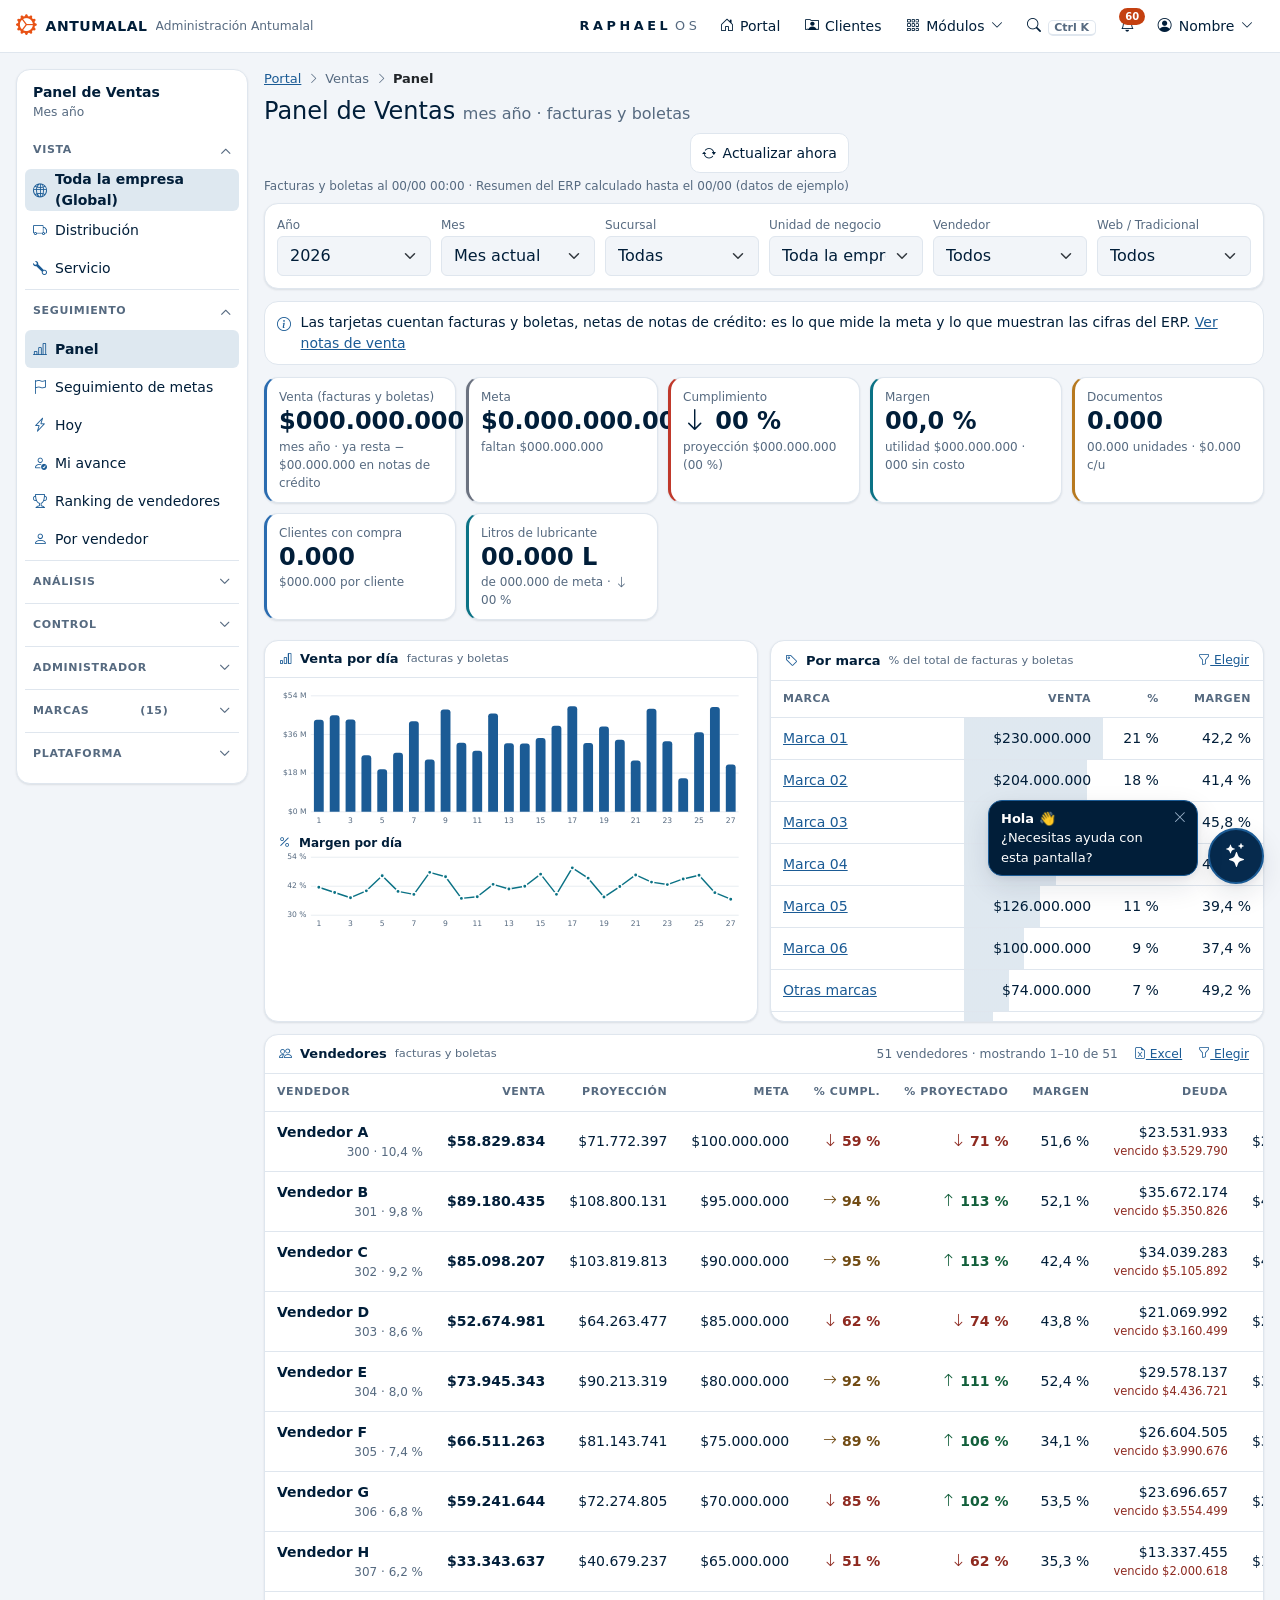
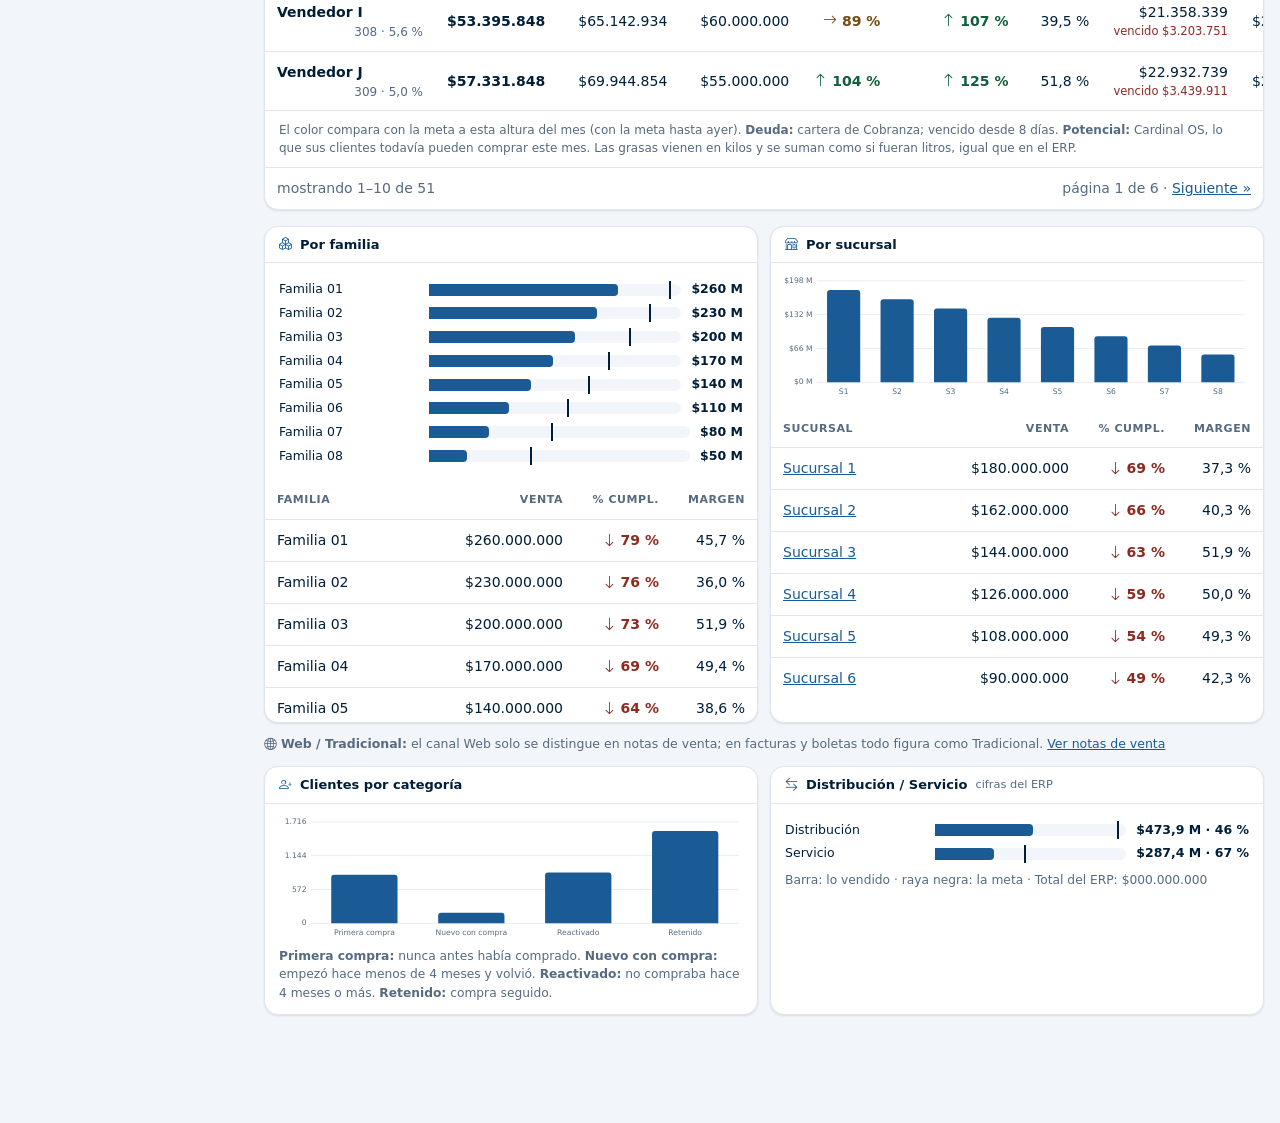
<file: prototipo/vistas/panel-ventas.html>
<!DOCTYPE html>
<html lang="es"><head><meta charset="utf-8">
<meta name="viewport" content="width=device-width, initial-scale=1, viewport-fit=cover">
<meta name="theme-color" content="#f2f5f9"><title>Panel de Ventas · Propuesta</title>
<link rel="stylesheet" href="https://cdn.jsdelivr.net/npm/bootstrap@5.3.3/dist/css/bootstrap.min.css">
<link rel="stylesheet" href="https://cdn.jsdelivr.net/npm/bootstrap-icons@1.11.3/font/bootstrap-icons.min.css">
<script>(function(){var t=null;try{t=localStorage.getItem('ant.tema')}catch(e){}if(!t&&matchMedia('(prefers-color-scheme: dark)').matches)t='dark';if(t)document.documentElement.setAttribute('data-bs-theme',t);var p=null;try{p=localStorage.getItem('ant.paleta')}catch(e){}if(p)document.documentElement.setAttribute('data-paleta',p);})();</script>
<style>
/* ============ Tokens (mismos nombres y valores que app.css cuando existen) ============ */
:root{
  --ant-dark:#011e39; --ant-dark-2:#062a4d; --ant-accent:#e85215; --ant-hover:#c44010;
  --ant-tinta:#011e39;                 /* texto marino; se invierte en oscuro */
  --ant-icono:#1b5b95;                 /* = --imp-azul: iconos y enlaces */
  --ant-bg:#f2f5f9; --ant-surface:#fff; --ant-line:#dfe6ee; --ant-muted:#566a80;   /* nuevos: fondo plano, borde de 1 px, texto de apoyo */
  --ant-r-s:10px; --ant-r-m:14px;
  --ant-s1:0 1px 2px rgba(1,30,57,.06),0 1px 3px rgba(1,30,57,.05);
  --ant-s2:0 2px 6px rgba(1,30,57,.07),0 10px 28px rgba(1,30,57,.11);
  --ant-accent-fondo:#c44010;           /* relleno de botones e insignias con texto blanco: #e85215 daba 3.7:1; este da 5.4:1 (AA) */
  --ant-accent-fondo-hover:#a3360d;
  --ant-alerta:var(--ant-accent-fondo); /* campana, avisos: en las paletas sobrias pasa a rojo y el naranja se retira */
  /* texto de estado sobre su propio tinte al 14 %: el color base oscurecido 30 % (en oscuro se usa tal cual) */
  --t-ok:color-mix(in srgb,var(--c-ok) 70%,#000);--t-warn:color-mix(in srgb,var(--c-warn) 62%,#000);--t-bad:color-mix(in srgb,var(--c-bad) 74%,#000);
  --t-info:color-mix(in srgb,var(--c-info) 72%,#000);--t-neutro:color-mix(in srgb,var(--c-neutro) 65%,#000);--t-azul:color-mix(in srgb,var(--c-azul) 68%,#000);
  --c-warn:#b7791f; --c-bad:#c0392b; --c-ok:#198754; --c-info:#0b7285; --c-neutro:#6b7280; --c-azul:#2b6cb0;
  --bs-body-bg:var(--ant-bg); --bs-body-color:var(--ant-tinta);
}
[data-bs-theme="dark"]{
  --ant-tinta:#dbe7f3; --ant-icono:#4d9bd8; --ant-bg:#0a1626; --ant-surface:#10233a; --ant-line:#1f3550; --ant-muted:#93a6bc;
  --ant-s1:0 1px 2px rgba(0,0,0,.35); --ant-s2:0 2px 6px rgba(0,0,0,.35),0 8px 20px rgba(0,0,0,.30);
  --c-warn:#e0b04a; --c-bad:#ef7b6e; --c-ok:#4cc38a; --c-info:#4fc3d9; --c-neutro:#9aa8b8; --c-azul:#6aa8ee;
  --ant-enlace:#6aa8ee;                 /* enlaces en oscuro: el celeste de iconos daba 4.49:1 sobre avisos tintados */
  --txt-mezcla:100%;
  --t-ok:var(--c-ok);--t-warn:var(--c-warn);--t-bad:var(--c-bad);--t-info:var(--c-info);--t-neutro:var(--c-neutro);--t-azul:var(--c-azul);
  --bs-body-bg:var(--ant-bg); --bs-body-color:var(--ant-tinta);
}

/* ============ Paletas alternativas (se eligen en el menú de usuario → Paleta). A = la actual, sin atributo. ============ */
/* B · Marino sobrio: el naranja desaparece; el énfasis es el marino y el rojo queda solo para alertas */
[data-paleta="b"]:not([data-bs-theme="dark"]){--ant-accent:#0b3a66;--ant-hover:#062a4d;--ant-accent-fondo:#0b3a66;--ant-accent-fondo-hover:#062a4d;--ant-alerta:#c0392b;--kpi-borde:var(--ant-line);--kpi-ico:var(--ant-muted)}
[data-paleta="b"][data-bs-theme="dark"]{--ant-accent:#2a6fb5;--ant-hover:#3b82c9;--ant-accent-fondo:#2a6fb5;--ant-accent-fondo-hover:#3b82c9;--ant-alerta:#b3382b}
/* C · Verde azulado y piedra: fondo cálido, acento teal */
[data-paleta="c"]:not([data-bs-theme="dark"]){--ant-bg:#f6f5f2;--ant-line:#e4e1da;--ant-tinta:#17302f;--ant-muted:#5e6b69;--ant-icono:#0f6b6b;--ant-accent:#0f6b6b;--ant-hover:#0a5252;--ant-accent-fondo:#0f6b6b;--ant-accent-fondo-hover:#0a5252;--ant-alerta:#c0392b;--kpi-borde:var(--ant-line);--kpi-ico:var(--ant-muted)}
[data-paleta="c"][data-bs-theme="dark"]{--ant-bg:#0e1a1a;--ant-surface:#142524;--ant-line:#234040;--ant-tinta:#dcecea;--ant-muted:#8fa9a6;--ant-icono:#4fb8b3;--ant-accent:#2a8f8b;--ant-hover:#36a6a1;--ant-accent-fondo:#1f7a76;--ant-accent-fondo-hover:#2a8f8b;--ant-alerta:#b3382b}
/* D · Grafito: grises azulados, iconos apagados; el naranja queda SOLO en el botón principal */
[data-paleta="d"]:not([data-bs-theme="dark"]){--ant-alerta:#c0392b;--ant-bg:#f4f5f7;--ant-line:#e0e4e9;--ant-tinta:#1f2933;--ant-muted:#5a6775;--ant-icono:#3b556e;--ant-alerta:#c0392b;--kpi-borde:var(--ant-line);--kpi-ico:var(--ant-muted)}
[data-paleta="d"][data-bs-theme="dark"]{--ant-icono:#8fb0cf;--ant-alerta:#b3382b}
[data-paleta="d"] .mod-fijo,[data-paleta="d"] .pestanas a[aria-current="page"],[data-paleta="d"] .mod-menu-pin[aria-pressed="true"]{color:var(--ant-icono);border-color:var(--ant-icono)}
html{color-scheme:light dark}
body{background:var(--ant-bg);color:var(--ant-tinta);font-size:14px;
  padding-inline:env(safe-area-inset-left) env(safe-area-inset-right);padding-bottom:env(safe-area-inset-bottom)}
h1,h2,h3,h4,.titulo{text-wrap:balance}
p{text-wrap:pretty}
.num{font-variant-numeric:tabular-nums}
a{color:var(--ant-enlace,var(--ant-icono))}
.text-muted,.form-text{color:var(--ant-muted)!important}

/* ============ Cabecera clara (antes: vidrio marino de 56 px) ============ */
.top{position:sticky;top:0;z-index:1030;background:var(--ant-surface);border-bottom:1px solid var(--ant-line);padding-top:env(safe-area-inset-top)}
.top-in{display:grid;grid-template-columns:1fr auto 1fr;align-items:center;gap:.5rem;height:52px;max-width:1360px;margin:auto;padding-inline:16px}
.top-izq{display:flex;align-items:center;gap:.6rem;min-width:0}
.top-der{display:flex;align-items:center;gap:2px;justify-self:end}
.marca{font-weight:800;letter-spacing:.04em;color:var(--ant-tinta);text-decoration:none;display:flex;align-items:center;gap:.5rem;white-space:nowrap}
.marca i{color:var(--ant-accent);font-size:1.3rem}
.marca small{font-weight:500;letter-spacing:0;color:var(--ant-muted);overflow:hidden;text-overflow:ellipsis}
.sistema{font-weight:700;letter-spacing:.28em;font-size:.8rem;color:var(--ant-tinta)}
.sistema span{font-weight:400;color:var(--ant-muted);margin-left:.3em}
.btn-ghost,.btn-accent{white-space:nowrap}
.btn-ghost{display:inline-flex;align-items:center;gap:.4rem;min-height:40px;padding:0 .7rem;border:0;background:transparent;color:var(--ant-tinta);
  border-radius:var(--ant-r-s);text-decoration:none;font-weight:500;position:relative}
.btn-ghost:hover{background:color-mix(in srgb,var(--ant-icono) 10%,transparent);color:var(--ant-tinta)}
.btn-borde{border:1px solid var(--ant-line);background:var(--ant-surface)}
kbd{background:var(--ant-surface);color:var(--ant-muted);border:1px solid var(--ant-line);border-bottom-width:2px;border-radius:5px;padding:0 .35rem;font:600 11px/1.6 system-ui;box-shadow:none}
.badge-n{background:var(--ant-alerta);color:#fff;border-radius:99px;font-size:10px;font-weight:700;padding:1px 6px;position:absolute;top:2px;right:0}
.dropdown-menu{--bs-dropdown-border-color:var(--ant-line);--bs-dropdown-bg:var(--ant-surface);--bs-dropdown-link-color:var(--ant-tinta);
  --bs-dropdown-link-hover-bg:color-mix(in srgb,var(--ant-icono) 10%,transparent);--bs-dropdown-link-hover-color:var(--ant-tinta);
  --bs-dropdown-border-radius:var(--ant-r-m);--bs-dropdown-padding-y:.35rem;font-size:13px;box-shadow:var(--ant-s2);color:var(--ant-tinta)}
.dropdown-item{display:flex;align-items:center;gap:.5rem;min-height:36px;border-radius:6px;margin-inline:.25rem;width:auto}
.dropdown-item i{color:var(--ant-icono)}
/* menú Módulos */
.mod-menu{width:min(22rem,calc(100vw - 1.5rem));overflow:hidden}
.mod-menu-busca{position:relative;padding:.55rem .6rem;border-bottom:1px solid var(--ant-line)}
.mod-menu-busca>i{position:absolute;left:1.25rem;top:50%;transform:translateY(-50%);color:var(--ant-muted)}
.mod-menu-busca input{padding-left:2rem;min-height:38px}
.mod-menu-lista{max-height:min(62vh,30rem);overflow-y:auto;overscroll-behavior:contain;padding:.3rem 0;margin:0;list-style:none}
.mod-menu-titulo{padding:.5rem 1rem .15rem;font-size:.72rem;font-weight:800;letter-spacing:.08em;text-transform:uppercase;color:var(--ant-muted)}
.mod-menu-item{display:flex;align-items:center}
.mod-menu-item .dropdown-item{flex:1}
.mod-menu-pin{border:0;background:none;min-width:40px;min-height:36px;color:var(--ant-muted);border-radius:6px}
.mod-menu-pin[aria-pressed="true"]{color:var(--ant-accent)}
.mod-menu-pie{display:block;padding:.6rem 1rem;border-top:1px solid var(--ant-line);font-size:12px;text-decoration:none}

.wrap{max-width:1360px;margin:auto;padding:16px}

/* ============ Superficies ============ */
.panel{background:var(--ant-surface);border:1px solid var(--ant-line);border-radius:var(--ant-r-m);box-shadow:var(--ant-s1)}
.form-control,.form-select{border:1px solid var(--ant-line);background-color:var(--ant-bg);color:var(--ant-tinta);min-height:40px;box-shadow:none}
.form-control:focus,.form-select:focus{background-color:var(--ant-surface);color:var(--ant-tinta);border-color:var(--ant-icono);box-shadow:0 0 0 3px color-mix(in srgb,var(--ant-icono) 25%,transparent)}
.btn-accent{background:var(--ant-accent-fondo);border:0;color:#fff;font-weight:600;min-height:40px;padding:0 1rem;border-radius:var(--ant-r-s)}
.btn-accent:hover{background:var(--ant-accent-fondo-hover);color:#fff}
.btn-accent:disabled{opacity:.6}
.btn-accent.btn-wa{background:#146c43}.btn-accent.btn-wa:hover{background:#0f5a37}   /* verde de WhatsApp con texto blanco ≥ 5:1 */
.btn-accent.fin{border-radius:0 var(--ant-r-s) var(--ant-r-s) 0}
.modal-content{background:var(--ant-surface);border:1px solid var(--ant-line);border-radius:var(--ant-r-m);color:var(--ant-tinta)}
.modal-header,.modal-footer{border-color:var(--ant-line)}
[data-bs-theme="dark"] .btn-close{filter:invert(1)}
.nav-tabs{--bs-nav-tabs-border-color:var(--ant-line);--bs-nav-tabs-link-active-bg:var(--ant-surface);--bs-nav-tabs-link-active-color:var(--ant-tinta);--bs-nav-tabs-link-active-border-color:var(--ant-line) var(--ant-line) var(--ant-surface)}
.nav-tabs .nav-link{color:var(--ant-muted)}

/* ============ Portal ============ */
.saludo{display:flex;flex-wrap:wrap;align-items:baseline;justify-content:space-between;gap:.25rem 1rem;margin-bottom:12px}
.saludo h1{font-size:1.25rem;font-weight:700;margin:0}
.saludo p{margin:0;color:var(--ant-muted)}
.buscar-cliente{padding:12px 14px;margin-bottom:12px}
.buscar-cliente label{font-weight:600;display:flex;align-items:center;gap:.4rem;margin-bottom:6px}
.kpis{display:grid;grid-template-columns:repeat(auto-fit,minmax(168px,1fr));gap:10px;margin:0 0 20px}
.kpi{padding:10px 12px;display:flex;flex-direction:column;gap:2px;text-decoration:none;color:inherit;min-width:0;border-left:3px solid var(--kpi-borde,var(--c,var(--ant-icono)))}
a.kpi:hover{box-shadow:var(--ant-s2);color:inherit}
.kpi-t{font-size:12px;color:var(--ant-muted);display:flex;align-items:flex-start;gap:.4rem;justify-content:space-between;text-wrap:balance}
.kpi-t i{color:var(--kpi-ico,var(--c,var(--ant-icono)));font-size:.95rem;flex:none}
.kpi-valor{font-size:1.5rem;font-weight:700;line-height:1.15;white-space:nowrap}
.kpi.cero .kpi-valor{color:var(--ant-muted);font-weight:600}   /* el valor en cero se apaga: lo que importa destaca */

.portal-barra{display:flex;flex-wrap:wrap;gap:.5rem;align-items:center;justify-content:space-between;margin-bottom:6px}
.portal-buscar{position:relative;flex:1 1 14rem;max-width:26rem}
.portal-buscar>.bi{position:absolute;left:.85rem;top:50%;transform:translateY(-50%);color:var(--ant-muted);pointer-events:none}
.portal-buscar .form-control{padding-left:2.4rem;min-height:44px;border-radius:var(--ant-r-s)}
.chips{display:flex;gap:6px;flex-wrap:wrap;margin:10px 0 4px}
.chip{border:1px solid var(--ant-line);background:var(--ant-surface);color:var(--ant-tinta);border-radius:99px;min-height:34px;padding:0 .8rem;font-weight:500}
.chip[aria-pressed="true"]{background:var(--ant-tinta);color:var(--ant-surface);border-color:var(--ant-tinta)}
.ayuda-linea{font-size:12.5px;color:var(--ant-muted);margin:6px 0 12px}
.ayuda-linea i{color:var(--ant-icono)}

/* --- Bento de grupos: grupos grandes y chicos se acomodan juntos en filas de 9 unidades (6 en tablet, 1 en móvil) --- */
#grupos{display:grid;grid-template-columns:repeat(9,minmax(0,1fr));grid-auto-flow:dense;gap:12px;align-items:stretch}
.grupo,.cluster{min-width:0;order:var(--o9,0);grid-column:span var(--s9,3)}
.grupo{padding:12px}
/* Grupos chicos (1–2 módulos): una sola columna, varios lado a lado dentro de un bloque («cluster») */
.cluster{display:grid;grid-template-columns:repeat(var(--k,3),minmax(0,1fr));gap:12px}
.cluster>.grupo{grid-column:auto;order:0}   /* --s9/--s6 se heredan del bloque: sin esto cada panel pedía el ancho del bloque entero */
.grupo.chico .tiles{grid-template-columns:minmax(0,1fr)}
.grupo.chico .grupo-h{flex-wrap:wrap;gap:.1rem .4rem;letter-spacing:.03em;font-size:11px;line-height:1.25;align-items:flex-start}
.grupo.chico .grupo-h i{margin-top:1px}
.grupo.chico .grupo-h .n{margin-left:auto}
.grupo-h{display:flex;align-items:center;gap:.5rem;font-size:12px;font-weight:700;letter-spacing:.06em;text-transform:uppercase;color:var(--ant-muted);margin:0 0 10px}
.grupo-h i{color:var(--ant-icono);font-size:1rem}
.grupo-h .n{font-weight:500;letter-spacing:0;text-transform:none;margin-left:auto;font-size:11.5px}
.tiles{display:grid;grid-template-columns:repeat(auto-fill,minmax(108px,1fr));gap:8px}
.mod{position:relative;border:1px solid var(--ant-line);border-radius:var(--ant-r-m);corner-shape:squircle;background:var(--ant-bg);
  min-height:104px;display:flex;flex-direction:column;align-items:center;justify-content:center;gap:8px;padding:14px 6px 10px;text-align:center;
  transition:box-shadow .18s,border-color .18s,background .18s,transform .18s}
.mod:hover,.mod:focus-within{background:var(--ant-surface);box-shadow:var(--ant-s2);border-color:color-mix(in srgb,var(--ant-icono) 40%,var(--ant-line))}
.mod:hover{transform:translateY(-1px)}                    /* antes -3px con sombra grande */
.mod-icono{font-size:2.5rem;line-height:1;color:var(--ant-icono)}   /* sin cuadro de fondo: el icono ES el color */
.mod-nombre{font-weight:600;font-size:12.5px;line-height:1.22;color:var(--ant-tinta);text-decoration:none;text-wrap:balance;overflow-wrap:anywhere}
.mod-nombre::after{content:"";position:absolute;inset:0;border-radius:inherit}
.mod-nivel,.mod-fijo{position:absolute;top:9px;left:9px;font-size:11px;color:var(--ant-muted)}
.mod-fijo{color:var(--ant-accent)}
.mod>.dropdown{position:static}          /* Bootstrap pone position:relative y el ⋯ se centraba sobre el icono */
.mod-mas{position:absolute;top:0;right:0;z-index:2;min-width:44px;min-height:44px;display:grid;place-items:center;border:0;background:none;color:var(--ant-muted);border-radius:var(--ant-r-s);opacity:0;transition:opacity .15s}
.mod:hover .mod-mas,.mod:focus-within .mod-mas,.mod-mas[aria-expanded="true"]{opacity:1}
@media (hover:none){.mod-mas{opacity:1}}
.mod-mas:hover{background:color-mix(in srgb,var(--ant-icono) 10%,transparent);color:var(--ant-tinta)}
/* Lista compacta: una fila por módulo */
.compacta .tiles{grid-template-columns:1fr;gap:2px}
.compacta .mod{flex-direction:row;justify-content:flex-start;min-height:48px;padding:4px 48px 4px 12px;gap:12px;text-align:left;border-color:transparent;background:transparent}
.compacta .mod:hover{background:var(--ant-bg);border-color:var(--ant-line);transform:none;box-shadow:none}
.compacta .mod-icono{font-size:1.5rem;width:1.75rem;text-align:center}
.compacta .mod-nivel,.compacta .mod-fijo{position:static;order:3;margin-left:auto}
.compacta .mod-mas{top:2px;opacity:1}
.sin-res{padding:24px;text-align:center;color:var(--ant-muted)}

/* ============ Menús: pestañas con «Más» (sin scroll lateral), píldoras y migas ============ */
.migas{display:flex;align-items:center;gap:.4rem;color:var(--ant-muted);font-size:13px;margin-bottom:8px;flex-wrap:wrap}
.pestanas{display:flex;flex-wrap:wrap;gap:2px;border-bottom:1px solid var(--ant-line);margin-bottom:12px;align-items:center}
.pestanas>a,.pestanas button{border:0;background:none;padding:0 .9rem;min-height:42px;display:flex;align-items:center;gap:.4rem;color:var(--ant-muted);text-decoration:none;font-weight:500;border-bottom:2px solid transparent;margin-bottom:-1px;white-space:nowrap}
.pestanas>a:hover,.pestanas button:hover{color:var(--ant-tinta)}
.pestanas a[aria-current="page"]{color:var(--ant-tinta);border-color:var(--ant-accent);font-weight:600}
.pildoras{display:flex;gap:6px;flex-wrap:wrap;margin-bottom:12px}
.pildoras a{padding:0 .8rem;min-height:34px;display:flex;align-items:center;border-radius:99px;border:1px solid var(--ant-line);background:var(--ant-surface);color:var(--ant-tinta);text-decoration:none;font-size:13px}
.pildoras a[aria-current="page"]{background:var(--ant-tinta);color:var(--ant-surface);border-color:var(--ant-tinta)}

/* ============ Pantalla interna con lateral ============ */
.shell{display:grid;grid-template-columns:232px minmax(0,1fr);gap:16px;align-items:start}
.lateral{position:sticky;top:68px;padding:8px;max-height:calc(100vh - 84px);overflow:auto}
.lateral details{border-bottom:1px solid var(--ant-line);padding:2px 0}
.lateral details:last-child{border:0}
.lateral summary{list-style:none;cursor:pointer;display:flex;align-items:center;justify-content:space-between;min-height:38px;padding:0 8px;font-size:11px;font-weight:700;letter-spacing:.06em;text-transform:uppercase;color:var(--ant-muted);border-radius:6px}
.lateral summary::-webkit-details-marker{display:none}
.lateral summary::after{content:"\F282";font-family:bootstrap-icons;transition:transform .2s}
.lateral details[open] summary::after{transform:rotate(180deg)}
.lateral a{display:flex;align-items:center;gap:.5rem;min-height:38px;padding:0 8px;border-radius:6px;color:var(--ant-tinta);text-decoration:none}
.lateral a i{color:var(--ant-icono)}
.lateral a:hover{background:color-mix(in srgb,var(--ant-icono) 8%,transparent)}
.lateral a[aria-current="page"]{background:color-mix(in srgb,var(--ant-icono) 14%,transparent);font-weight:600}
.segmento{display:inline-flex;flex-wrap:wrap;border:1px solid var(--ant-line);border-radius:var(--ant-r-s);background:var(--ant-surface);padding:2px;gap:2px}
.segmento button{border:0;background:none;min-height:34px;padding:0 .8rem;border-radius:8px;color:var(--ant-muted);font-weight:500;display:flex;align-items:center;gap:.4rem}
.segmento button[aria-pressed="true"]{background:var(--ant-tinta);color:var(--ant-surface)}
.filtros{display:grid;grid-template-columns:repeat(auto-fit,minmax(150px,1fr));gap:10px;padding:12px;margin-bottom:12px}
.filtros label{font-size:12px;color:var(--ant-muted);margin-bottom:2px;display:block}
.aviso{display:flex;gap:.6rem;align-items:flex-start;padding:10px 12px;border:1px solid color-mix(in srgb,var(--c-warn) 40%,var(--ant-line));background:color-mix(in srgb,var(--c-warn) 9%,var(--ant-surface));border-radius:var(--ant-r-m);margin-bottom:12px}
.aviso i{color:var(--c-warn);margin-top:2px}
.aviso.bad{border-color:color-mix(in srgb,var(--c-bad) 40%,var(--ant-line));background:color-mix(in srgb,var(--c-bad) 8%,var(--ant-surface))}.aviso.bad i{color:var(--c-bad)}
.aviso.info{border-color:var(--ant-line);background:var(--ant-surface)}.aviso.info i{color:var(--ant-icono)}
.tabla-wrap{overflow:auto;position:relative}   /* position:relative evita que los .visually-hidden de las cabeceras ensanchen la página */
table.t{width:100%;border-collapse:collapse}
.t th{font-size:11px;letter-spacing:.05em;text-transform:uppercase;color:var(--ant-muted);font-weight:600;padding:10px 12px;border-bottom:1px solid var(--ant-line);white-space:nowrap;background:var(--ant-surface)}
.t td{white-space:nowrap;padding:10px 12px;border-bottom:1px solid var(--ant-line);vertical-align:middle;color:var(--ant-tinta)}
.t tr:last-child td{border:0}
.t td:first-child{white-space:normal;min-width:170px}
.t .num{text-align:right}
.t tbody tr:hover td{background:color-mix(in srgb,var(--ant-icono) 5%,transparent)}
.sub{display:block;font-size:12px;color:var(--ant-muted)}
.estado{font-size:12px;font-weight:600;padding:2px 8px;border-radius:99px;background:color-mix(in srgb,var(--c) 14%,transparent);color:color-mix(in srgb,var(--c) var(--txt-mezcla,70%),#000);white-space:nowrap}
.pie-tabla{display:flex;justify-content:space-between;align-items:center;gap:.5rem;flex-wrap:wrap;padding:10px 12px;border-top:1px solid var(--ant-line);color:var(--ant-muted)}
.pasos{display:grid;grid-template-columns:repeat(auto-fit,minmax(280px,1fr));gap:12px;margin-bottom:12px}
.paso{padding:0;overflow:hidden}
.paso .paso-t{font-size:13px;font-weight:700;margin:0;padding:10px 14px;border-bottom:1px solid var(--ant-line);display:flex;gap:.5rem;align-items:center;flex-wrap:wrap}
.paso .cuerpo{padding:12px 14px}
.paso .paso-t i{color:var(--ant-icono)}
.fila-dato{display:flex;justify-content:space-between;gap:1rem;padding:6px 0;border-bottom:1px solid var(--ant-line)}
.fila-dato:last-child{border:0}

/* skeleton: solo si la carga pasa de 300 ms, con las mismas columnas que la tabla real (en producción ya existe como [data-esqueleto]) */
.sk-b{height:1em;border-radius:6px;background:linear-gradient(90deg,var(--ant-line),color-mix(in srgb,var(--ant-line) 50%,var(--ant-surface)),var(--ant-line));background-size:200% 100%;animation:sk 1.2s linear infinite}
@keyframes sk{to{background-position:-200% 0}}

code{color:var(--ant-tinta);background:color-mix(in srgb,var(--ant-icono) 10%,transparent);padding:0 .25rem;border-radius:4px;font-size:.85em}

/* ============ Estados vacío y de error (un solo componente: icono, una frase, una acción) ============ */
.estado-vacio{display:flex;flex-direction:column;align-items:center;text-align:center;gap:6px;padding:28px 16px;color:var(--ant-muted)}
.estado-vacio>i{font-size:1.6rem;color:var(--ant-icono);width:52px;height:52px;border-radius:50%;display:grid;place-items:center;background:color-mix(in srgb,var(--ant-icono) 10%,transparent)}
.estado-vacio.error>i{color:var(--t-bad);background:color-mix(in srgb,var(--c-bad) 10%,transparent)}
.estado-vacio strong{color:var(--ant-tinta);font-size:1rem}
.estado-vacio p{margin:0;max-width:44ch}
.estado-vacio .btn-ghost{margin-top:6px}

/* ============ Command menu ============ */
dialog.cmd{border:1px solid var(--ant-line);border-radius:var(--ant-r-m);padding:0;width:min(560px,calc(100vw - 24px));margin:12vh auto 0;background:var(--ant-surface);color:var(--ant-tinta);box-shadow:0 20px 60px rgba(1,30,57,.3)}
dialog.cmd::backdrop{background:rgba(1,30,57,.45)}
.cmd input{width:100%;border:0;border-bottom:1px solid var(--ant-line);padding:14px 16px;font-size:15px;background:transparent;color:inherit;outline:none}
.cmd ul{list-style:none;margin:0;padding:6px;max-height:50vh;overflow:auto}
.cmd li{display:flex;align-items:center;gap:.6rem;min-height:40px;padding:0 10px;border-radius:8px;cursor:pointer}
.cmd li i{color:var(--ant-icono);font-size:1.1rem}
.cmd li small{margin-left:auto;color:var(--ant-muted)}
.cmd li[aria-selected="true"]{background:color-mix(in srgb,var(--ant-icono) 14%,transparent)}
.cmd-pie{display:flex;gap:12px;padding:8px 14px;border-top:1px solid var(--ant-line);color:var(--ant-muted);font-size:12px}

/* ============ Toast con Deshacer ============ */
#toasts{position:fixed;left:50%;transform:translateX(-50%);bottom:calc(16px + env(safe-area-inset-bottom));z-index:2000;display:grid;gap:8px;width:max-content;max-width:calc(100vw - 24px)}
.toast-u{display:flex;align-items:center;gap:12px;background:#011e39;color:#fff;padding:8px 8px 8px 16px;border-radius:var(--ant-r-m);box-shadow:0 8px 24px rgba(1,30,57,.3);animation:in .2s ease-out;border:1px solid rgba(255,255,255,.12)}
.toast-u button{border:0;background:none;color:#ffb48f;font-weight:700;min-height:40px;padding:0 .8rem;border-radius:8px}
.toast-u button:hover{background:rgba(255,255,255,.1)}
@keyframes in{from{opacity:0;transform:translateY(8px)}}

/* ============ Asistente flotante (antes 96 px; aquí 56 px y respeta el safe-area) ============ */
#sabio{position:fixed;right:max(16px,env(safe-area-inset-right));bottom:max(16px,env(safe-area-inset-bottom));z-index:1040}
#sabio .boton{width:56px;height:56px;border-radius:50%;border:2px solid var(--ant-icono);background:var(--ant-dark-2);color:#fff;font-size:1.5rem;display:grid;place-items:center;box-shadow:var(--ant-s2)}
#sabio .saludo-b{position:absolute;right:66px;bottom:8px;width:210px;background:var(--ant-dark);color:#fff;border:1px solid var(--ant-icono);border-radius:var(--ant-r-m);padding:8px 28px 8px 12px;box-shadow:var(--ant-s2);font-size:13px}
#sabio .saludo-b button{position:absolute;top:0;right:0;min-width:36px;min-height:36px;border:0;background:none;color:#9fb6cd}
body.tiene-sabio .wrap{padding-bottom:96px}

.vista[hidden]{display:none}
@view-transition{navigation:auto}
::view-transition-group(*){animation-duration:.2s}
:focus-visible{outline:3px solid color-mix(in srgb,var(--ant-accent) 70%,transparent);outline-offset:2px}
.skip{position:absolute;left:-999px}.skip:focus{left:8px;top:8px;z-index:3000;background:#fff;color:#000;padding:8px}

@media (max-width:1240px){.marca small{display:none}}
@media (max-width:1180px){
  #grupos{grid-template-columns:repeat(6,minmax(0,1fr))}
  .grupo,.cluster{grid-column:span var(--s6,3);order:var(--o6,0)}
  .sec-1100{display:none}
}
@media (max-width:860px){
  .shell{grid-template-columns:minmax(0,1fr)}.lateral{position:static;max-height:none}
  .top-in{grid-template-columns:1fr auto;padding-inline:8px}.sistema,.hide-sm,.btn-cmd .txt{display:none}
  .btn-ghost{padding:0 .6rem}
}
@media (max-width:760px){
  #grupos,#grupos.compacta{grid-template-columns:1fr}.grupo,.cluster{grid-column:auto;order:var(--o0,0)}
  .cluster{grid-template-columns:1fr}
  .tiles,.grupo.chico .tiles{grid-template-columns:repeat(3,minmax(0,1fr))}
  .compacta .tiles{grid-template-columns:1fr}
  .solo-desk,#sabio .saludo-b{display:none}
}
@media (prefers-reduced-motion:reduce){
  *,*::before,*::after{animation:none!important;transition:none!important;scroll-behavior:auto!important}
  ::view-transition-group(*),::view-transition-old(*),::view-transition-new(*){animation:none!important}
}
/* ===== Estilos compartidos por las vistas sueltas (gráficos, Cardinal OS, barras de avance) ===== */
.tip{position:fixed;z-index:3000;pointer-events:none;background:var(--ant-tinta);color:var(--ant-surface);font-size:12px;padding:6px 9px;border-radius:8px;box-shadow:var(--ant-s2);max-width:260px;opacity:0;transition:opacity .1s}
.tip.on{opacity:1}
.tip b{font-variant-numeric:tabular-nums}
.titulo-panel{font-size:13px;font-weight:700;margin:0;display:flex;align-items:center;gap:.5rem;flex-wrap:wrap}
.titulo-panel i{color:var(--ant-icono)}
.titulo-panel small{font-weight:400;color:var(--ant-muted)}
.panel-cab{display:flex;align-items:center;justify-content:space-between;gap:.5rem;flex-wrap:wrap;padding:10px 14px;border-bottom:1px solid var(--ant-line)}
.panel-cuerpo{padding:12px 14px}
.rejilla-2{display:grid;grid-template-columns:repeat(2,minmax(0,1fr));gap:12px;margin-bottom:12px}
@media (max-width:1100px){.rejilla-2{grid-template-columns:minmax(0,1fr)}}

/* gráficos (una sola serie: azul de iconos; el estado va en texto + flecha, no solo en color) */
.chart svg{display:block;width:100%;height:auto;overflow:visible}
.chart .eje text{fill:var(--ant-muted);font-size:10.5px;font-variant-numeric:tabular-nums}
.chart .rej line{stroke:var(--ant-line);stroke-width:1}
.chart .barra{fill:var(--ant-icono)}
.chart .barra:hover{fill:var(--ant-tinta)}
.chart .linea{fill:none;stroke:var(--c-info);stroke-width:2;stroke-linejoin:round}
.chart .punto{fill:var(--c-info);stroke:var(--ant-surface);stroke-width:2}
.chart-leyenda{display:flex;gap:14px;font-size:12px;color:var(--ant-muted);margin-top:4px;flex-wrap:wrap}
.chart-leyenda i{display:inline-block;width:10px;height:10px;border-radius:3px;margin-right:5px;vertical-align:-1px}
.hb{display:grid;grid-template-columns:minmax(80px,140px) 1fr auto;gap:10px;align-items:center;margin:5px 0;font-size:12.5px}
.hb-t{background:var(--ant-bg);height:12px;border-radius:6px;position:relative}
.hb-t i{display:block;height:100%;background:var(--ant-icono);border-radius:0 4px 4px 0;min-width:2px}
.hb-t u{position:absolute;top:-3px;bottom:-3px;width:2px;background:var(--ant-tinta);text-decoration:none}
.hb b{font-variant-numeric:tabular-nums;font-weight:600;white-space:nowrap}
.t td.barra-celda{background:linear-gradient(90deg,color-mix(in srgb,var(--ant-icono) 14%,transparent) var(--w,0%),transparent var(--w,0%))}
.cumpl{white-space:nowrap;font-variant-numeric:tabular-nums;font-weight:600}
.cumpl.mal{color:var(--t-bad)}.cumpl.med{color:var(--t-warn)}.cumpl.bien{color:var(--t-ok)}
.nota-pie{font-size:12px;color:var(--ant-muted);padding:10px 14px;border-top:1px solid var(--ant-line)}
.estado-sync{font-size:12px;color:var(--ant-muted);text-align:right}

/* ===== Cardinal OS ===== */
.cardinal{background:var(--ant-surface);border-bottom:1px solid var(--ant-line)}
.cardinal-in{max-width:1360px;margin:auto;padding:10px 16px 0}
.cardinal-fila{display:flex;align-items:center;gap:12px;flex-wrap:wrap;margin-bottom:6px}
.cardinal-marca{display:flex;align-items:center;gap:.5rem;font-family:Georgia,serif;font-weight:700;font-size:1.15rem;color:var(--ant-tinta);text-decoration:none;white-space:nowrap}
.cardinal-marca i{color:var(--ant-icono);font-size:1.4rem}
.cardinal-marca span{font:600 10px system-ui;border:1px solid var(--ant-line);border-radius:5px;padding:0 4px;color:var(--ant-muted)}
.cardinal-buscar{position:relative;flex:1 1 280px}
.cardinal-buscar>i{position:absolute;left:12px;top:50%;transform:translateY(-50%);color:var(--ant-muted)}
.cardinal-buscar input{padding-left:36px;min-height:42px;border-radius:99px}
.cardinal .pestanas{border:0;margin:0}
.cardinal .pestanas>a,.cardinal .pestanas button{min-height:40px}
.cardinal .pestanas a[aria-current="page"]{border-bottom-color:var(--ant-accent)}
.vendedor-aviso{display:flex;gap:.6rem;align-items:center;flex-wrap:wrap;padding:10px 14px;border:1px solid var(--ant-line);background:color-mix(in srgb,var(--ant-icono) 8%,var(--ant-surface));border-radius:var(--ant-r-m);margin-bottom:12px}
.vendedor-aviso i{color:var(--ant-icono)}
.chips-sec{display:flex;gap:6px;flex-wrap:wrap;margin:10px 0}
.chip-sec{border:1px solid var(--ant-line);background:var(--ant-surface);color:var(--ant-tinta);border-radius:99px;min-height:36px;padding:0 .85rem;display:inline-flex;align-items:center;gap:.4rem;font-size:13px;text-decoration:none;white-space:nowrap}
.chip-sec .n{font-variant-numeric:tabular-nums;color:var(--ant-muted);font-weight:600}
.chip-sec[aria-pressed="true"]{background:var(--ant-tinta);color:var(--ant-surface);border-color:var(--ant-tinta)}
.chip-sec[aria-pressed="true"] .n{color:inherit}
.lista-cli{display:grid;grid-template-columns:repeat(2,minmax(0,1fr));gap:12px}
@media (max-width:1100px){.lista-cli{grid-template-columns:minmax(0,1fr)}}
.cli{padding:14px;display:flex;flex-direction:column;gap:8px}
.cli-cab{display:flex;gap:10px;align-items:flex-start}
.cli-n{flex:none;width:26px;height:26px;border-radius:50%;background:var(--ant-tinta);color:var(--ant-surface);font:600 12px/26px system-ui;text-align:center}
.cli-nombre{font-weight:700;margin:0;font-size:14.5px;text-wrap:balance}
.cli-lugar{font-size:12px;color:var(--ant-muted)}
.cli-etq{margin-left:auto;flex:none}
.cli-datos{display:flex;gap:6px 14px;flex-wrap:wrap;font-size:12.5px;color:var(--ant-muted)}
.cli-datos span{display:inline-flex;align-items:center;gap:.3rem;white-space:nowrap}
.cli-datos b{color:var(--ant-tinta);font-variant-numeric:tabular-nums}
.cli-datos .debe{color:var(--t-bad);font-weight:600}
.prob{height:6px;border-radius:4px;background:var(--ant-bg);overflow:hidden}
.prob i{display:block;height:100%;background:var(--ant-icono)}
.cli-pistas{margin:0;padding-left:1.1rem;font-size:12.5px}
.cli-pistas li{margin:2px 0}
.gestion{font-size:12.5px;padding:6px 10px;border-radius:8px;background:color-mix(in srgb,var(--c-ok) 10%,var(--ant-surface));display:flex;gap:.5rem;align-items:flex-start}
.gestion i{color:var(--c-ok);margin-top:2px}
.cli-acc{display:flex;gap:8px;flex-wrap:wrap;margin-top:auto}
.cli-acc .btn-accent{flex:1 1 140px}
.cli-acc .btn-ghost{flex:1 1 90px;justify-content:center;border:1px solid var(--ant-line)}
.cli-acc .wa{color:var(--c-ok);border-color:color-mix(in srgb,var(--c-ok) 45%,var(--ant-line))}

/* ===== Gerencia ===== */
.tarea-nav{display:flex;gap:8px;flex-wrap:wrap;align-items:center;margin:10px 0}
.fecha-nav{display:flex;gap:6px;align-items:center;flex-wrap:wrap}
.avatar{width:36px;height:36px;border-radius:50%;background:var(--ant-tinta);color:var(--ant-surface);font:700 12px/36px system-ui;text-align:center;flex:none}
.vend{display:flex;gap:10px;align-items:center;min-width:170px}
.vend b{display:block}.vend small{color:var(--ant-muted);font-size:11.5px}
.grande{font-size:1.5rem;font-weight:700;line-height:1;font-variant-numeric:tabular-nums}
.insignia{display:inline-flex;align-items:center;gap:.25rem;font-size:11.5px;font-weight:700;padding:1px 8px;border-radius:99px;margin-top:4px;background:color-mix(in srgb,var(--c) 14%,transparent);color:color-mix(in srgb,var(--c) var(--txt-mezcla,70%),#000)}
.meta-barra{position:relative;height:8px;background:var(--ant-bg);border-radius:4px;min-width:160px}
.meta-barra i{display:block;height:100%;border-radius:4px;background:var(--c)}
.meta-barra u{position:absolute;top:-4px;bottom:-4px;width:2px;background:var(--ant-tinta);text-decoration:none}
.meta-txt{font-size:11.5px;color:var(--ant-muted);margin-top:5px}
.terreno{font-size:12px;line-height:1.35}
.terreno .pto{display:inline-block;width:8px;height:8px;border-radius:50%;margin-right:5px;background:var(--c-neutro)}
.terreno .pto.ok{background:var(--c-ok)}
.terreno .lejos{color:var(--t-bad);font-weight:600}
.aviso-sge{max-width:760px}
.cero-rojo{color:var(--t-bad);font-weight:700}
.sub-rojo{display:block;font-size:11.5px;color:var(--t-bad)}

/* ===== Panel de Ventas: lateral y avisos ===== */
.nota-venta{font-size:12.5px;color:var(--ant-muted);margin:0 0 12px}

</style></head>
<body>
<a class="skip" href="#main">Saltar al contenido</a>
<header class="top"><div class="top-in">
  <div class="top-izq"><a class="marca" href="../index.html"><i class="bi bi-gear-wide-connected"></i><span>ANTUMALAL</span><small class="hide-sm">Administración Antumalal</small></a></div>
  <div class="sistema d-none d-xl-block">RAPHAEL<span>OS</span></div>
  <div class="top-der">
    <a class="btn-ghost solo-desk" href="../index.html" title="Portal maestro"><i class="bi bi-house-door"></i><span class="hide-sm">Portal</span></a>
    <a class="btn-ghost" href="../index.html#clientes" title="Maestro de clientes" aria-label="Clientes"><i class="bi bi-person-rolodex"></i><span class="hide-sm">Clientes</span></a>
    <div class="dropdown">
      <button class="btn-ghost" data-bs-toggle="dropdown" data-bs-auto-close="outside" aria-expanded="false" aria-label="Módulos"><i class="bi bi-grid-3x3-gap"></i><span class="hide-sm">Módulos</span><i class="bi bi-chevron-down small hide-sm"></i></button>
      <div class="dropdown-menu dropdown-menu-end p-0 mod-menu">
        <div class="mod-menu-busca"><i class="bi bi-search" aria-hidden="true"></i><input type="search" class="form-control form-control-sm" placeholder="Buscar módulo" aria-label="Buscar módulo" autocomplete="off" id="menuBusca"></div>
        <ul class="mod-menu-lista" id="menuLista"></ul>
        <a class="mod-menu-pie" href="../index.html"><i class="bi bi-arrows-move me-1"></i>Ordenar a mi gusto en el Portal</a>
      </div>
    </div>
    <button class="btn-ghost btn-cmd" id="abrirCmd" aria-haspopup="dialog" title="Buscar páginas y acciones"><i class="bi bi-search"></i><span class="txt"><kbd data-atajo="K"></kbd></span></button>
    <a class="btn-ghost" href="#" aria-label="Notificaciones, 60 sin leer"><i class="bi bi-bell"></i><span class="badge-n">60</span></a>
    <div class="dropdown">
      <button class="btn-ghost" data-bs-toggle="dropdown" aria-label="Menú de usuario"><i class="bi bi-person-circle"></i><span class="hide-sm">Nombre</span><i class="bi bi-chevron-down small hide-sm"></i></button>
      <ul class="dropdown-menu dropdown-menu-end">
        <li class="dropdown-header">Nombre Apellido<br><small class="text-muted">Usuario</small></li><li><hr class="dropdown-divider"></li>
        <li><a class="dropdown-item" href="#"><i class="bi bi-person-gear"></i>Mi perfil</a></li>
        <li><a class="dropdown-item" href="guia-de-estilo.html"><i class="bi bi-palette2"></i>Guía de estilo</a></li>
        <li><button class="dropdown-item" id="btnTema"><i class="bi bi-circle-half"></i>Tema: <span id="temaTxt">automático</span></button></li>
        <li class="dropdown-header pb-0">Paleta</li>
        <li><button class="dropdown-item" data-paleta-op="a"><i class="bi bi-circle-fill" style="color:#e85215"></i>A · Actual (marino + naranja)</button></li>
        <li><button class="dropdown-item" data-paleta-op="b"><i class="bi bi-circle-fill" style="color:#0b3a66"></i>B · Marino sobrio</button></li>
        <li><button class="dropdown-item" data-paleta-op="c"><i class="bi bi-circle-fill" style="color:#0f6b6b"></i>C · Verde azulado y piedra</button></li>
        <li><button class="dropdown-item" data-paleta-op="d"><i class="bi bi-circle-fill" style="color:#3b556e"></i>D · Grafito</button></li>
        <li><hr class="dropdown-divider"></li><li><a class="dropdown-item" href="#"><i class="bi bi-box-arrow-right"></i>Salir</a></li>
      </ul>
    </div>
  </div></div></header>

<main id="main" class="wrap">
<div class="shell">
  <nav class="panel lateral" aria-label="Pantallas de Ventas">
    <div class="px-2 pt-1 pb-2"><strong>Panel de Ventas</strong><div class="small text-muted">Mes año</div></div>
    <details open><summary>Vista</summary>
      <a href="#" aria-current="page"><i class="bi bi-globe2"></i>Toda la empresa (Global)</a>
      <a href="#"><i class="bi bi-truck"></i>Distribución</a>
      <a href="#"><i class="bi bi-wrench"></i>Servicio</a>
    </details>
    <details open><summary>Seguimiento</summary>
      <a href="#" aria-current="page"><i class="bi bi-bar-chart-line"></i>Panel</a>
      <a href="#"><i class="bi bi-flag"></i>Seguimiento de metas</a>
      <a href="#"><i class="bi bi-lightning-charge"></i>Hoy</a>
      <a href="#"><i class="bi bi-person-check"></i>Mi avance</a>
      <a href="#"><i class="bi bi-trophy"></i>Ranking de vendedores</a>
      <a href="#"><i class="bi bi-person"></i>Por vendedor</a>
    </details>
    <details><summary>Análisis</summary>
      <a href="#"><i class="bi bi-tags"></i>Marcas y familias</a>
      <a href="#"><i class="bi bi-calendar3"></i>Mes a mes</a>
      <a href="#"><i class="bi bi-award"></i>Bonos por categoría</a>
      <a href="#"><i class="bi bi-droplet"></i>Lubricantes (litros)</a>
      <a href="#"><i class="bi bi-list-ul"></i>Listado de productos</a>
      <a href="#"><i class="bi bi-bar-chart-steps"></i>Ranking por categoría</a>
    </details>
    <details><summary>Control</summary>
      <a href="#"><i class="bi bi-receipt"></i>Facturas de servicio</a>
      <a href="#"><i class="bi bi-calculator"></i>Cuadratura</a>
      <a href="#"><i class="bi bi-file-earmark-bar-graph"></i>Conciliación con Power BI</a>
      <a href="#"><i class="bi bi-graph-down-arrow"></i>Índice de morosidad</a>
      <a href="#"><i class="bi bi-file-earmark-text"></i>Informes diarios</a>
      <a href="#"><i class="bi bi-file-earmark-richtext"></i>Informe general</a>
    </details>
    <details><summary>Administrador</summary>
      <a href="#"><i class="bi bi-bullseye"></i>Metas</a>
      <a href="#"><i class="bi bi-robot"></i>Ayudante</a>
    </details>
    <details><summary>Marcas <span class="num">(15)</span></summary>
      <a href="#"><i class="bi bi-tag"></i>Marca 01</a><a href="#"><i class="bi bi-tag"></i>Marca 02</a><a href="#"><i class="bi bi-tag"></i>Marca 03</a>
      <a href="#" class="text-muted"><i class="bi bi-three-dots"></i>Ver las 15 marcas</a>
    </details>
    <details><summary>Plataforma</summary><a href="../index.html"><i class="bi bi-house-door"></i>Volver al Portal</a></details>
  </nav>

  <div>
    <div class="migas"><a href="../index.html">Portal</a><i class="bi bi-chevron-right small"></i><span>Ventas</span><i class="bi bi-chevron-right small"></i><strong class="text-body">Panel</strong></div>
    <div class="d-flex flex-wrap align-items-start justify-content-between gap-2 mb-2">
      <div><h1 class="h4 m-0">Panel de Ventas <small class="text-muted fw-normal fs-6">mes año · facturas y boletas</small></h1></div>
      <div class="text-end"><button class="btn-ghost btn-borde" id="btnAct"><i class="bi bi-arrow-repeat"></i>Actualizar ahora</button>
        <div class="estado-sync mt-1">Facturas y boletas al 00/00 00:00 · Resumen del ERP calculado hasta el 00/00 (datos de ejemplo)</div></div>
    </div>

    <form class="panel filtros" onsubmit="return false">
      <div><label for="f1">Año</label><select id="f1" class="form-select"><option>2026</option></select></div>
      <div><label for="f2">Mes</label><select id="f2" class="form-select"><option>Mes actual</option></select></div>
      <div><label for="f3">Sucursal</label><select id="f3" class="form-select"><option>Todas</option></select></div>
      <div><label for="f4">Unidad de negocio</label><select id="f4" class="form-select"><option>Toda la empresa</option></select></div>
      <div><label for="f5">Vendedor</label><select id="f5" class="form-select"><option>Todos</option></select></div>
      <div><label for="f6">Web / Tradicional</label><select id="f6" class="form-select"><option>Todos</option></select></div>
    </form>

    <div class="aviso info"><i class="bi bi-info-circle"></i><div>Las tarjetas cuentan facturas y boletas, netas de notas de crédito: es lo que mide la meta y lo que muestran las cifras del ERP. <a href="#">Ver notas de venta</a></div></div>

    <div class="kpis" style="grid-template-columns:repeat(auto-fit,minmax(190px,1fr))">
      <div class="panel kpi" style="--c:var(--c-azul)"><span class="kpi-t">Venta (facturas y boletas)</span><span class="kpi-valor num">$000.000.000</span><span class="sub">mes año · ya resta −$00.000.000 en notas de crédito</span></div>
      <div class="panel kpi" style="--c:var(--c-neutro)"><span class="kpi-t">Meta</span><span class="kpi-valor num">$0.000.000.000</span><span class="sub">faltan $000.000.000</span></div>
      <div class="panel kpi" style="--c:var(--c-bad)"><span class="kpi-t">Cumplimiento</span><span class="kpi-valor num"><i class="bi bi-arrow-down"></i> 00 %</span><span class="sub">proyección $000.000.000 (00 %)</span></div>
      <div class="panel kpi" style="--c:var(--c-info)"><span class="kpi-t">Margen</span><span class="kpi-valor num">00,0 %</span><span class="sub">utilidad $000.000.000 · 000 sin costo</span></div>
      <div class="panel kpi" style="--c:var(--c-warn)"><span class="kpi-t">Documentos</span><span class="kpi-valor num">0.000</span><span class="sub">00.000 unidades · $0.000 c/u</span></div>
      <div class="panel kpi" style="--c:var(--c-azul)"><span class="kpi-t">Clientes con compra</span><span class="kpi-valor num">0.000</span><span class="sub">$000.000 por cliente</span></div>
      <div class="panel kpi" style="--c:var(--c-info)"><span class="kpi-t">Litros de lubricante</span><span class="kpi-valor num">00.000 L</span><span class="sub">de 000.000 de meta · <i class="bi bi-arrow-down"></i> 00 %</span></div>
    </div>

    <div class="rejilla-2">
      <section class="panel">
        <div class="panel-cab"><h2 class="titulo-panel"><i class="bi bi-bar-chart"></i>Venta por día <small>facturas y boletas</small></h2></div>
        <div class="panel-cuerpo chart"><div id="chDia"></div><h3 class="titulo-panel mt-2 mb-0" style="font-size:12px"><i class="bi bi-percent"></i>Margen por día</h3><div id="chMargen"></div></div>
      </section>
      <section class="panel">
        <div class="panel-cab"><h2 class="titulo-panel"><i class="bi bi-tag"></i>Por marca <small>% del total de facturas y boletas</small></h2><a href="#" class="small"><i class="bi bi-funnel"></i> Elegir</a></div>
        <div class="tabla-wrap" style="max-height:340px"><table class="t"><thead><tr><th>Marca</th><th class="num">Venta</th><th class="num">%</th><th class="num">Margen</th></tr></thead><tbody id="tbMarca"></tbody></table></div>
      </section>
    </div>

    <section class="panel mb-3">
      <div class="panel-cab"><h2 class="titulo-panel"><i class="bi bi-people"></i>Vendedores <small>facturas y boletas</small></h2>
        <div class="d-flex gap-3 small align-items-center"><span class="text-muted num">51 vendedores · mostrando 1–10 de 51</span><a href="#"><i class="bi bi-file-earmark-excel"></i> Excel</a><a href="#"><i class="bi bi-funnel"></i> Elegir</a></div></div>
      <div class="tabla-wrap" aria-busy="false"><table class="t">
        <caption class="visually-hidden">Vendedores (datos de ejemplo)</caption>
        <thead><tr><th>Vendedor</th><th class="num">Venta</th><th class="num sec-1100">Proyección</th><th class="num">Meta</th><th class="num">% Cumpl.</th><th class="num sec-1100">% Proyectado</th><th class="num">Margen</th><th class="num">Deuda</th><th class="num sec-1100">Potencial</th><th class="num sec-1100">Docs</th><th class="num sec-1100">Clientes</th><th class="num sec-1100">Unid.</th><th class="num sec-1100">Litros</th></tr></thead>
        <tbody id="tbVend"></tbody></table></div>
      <div class="nota-pie">El color compara con la meta a esta altura del mes (con la meta hasta ayer). <strong>Deuda:</strong> cartera de Cobranza; vencido desde 8 días. <strong>Potencial:</strong> Cardinal OS, lo que sus clientes todavía pueden comprar este mes. Las grasas vienen en kilos y se suman como si fueran litros, igual que en el ERP.</div>
      <div class="pie-tabla"><span class="num">mostrando 1–10 de 51</span><span class="num">página 1 de 6 · <a href="#">Siguiente »</a></span></div>
    </section>

    <div class="rejilla-2">
      <section class="panel">
        <div class="panel-cab"><h2 class="titulo-panel"><i class="bi bi-boxes"></i>Por familia</h2></div>
        <div class="panel-cuerpo"><div id="hbFam"></div></div>
        <div class="tabla-wrap" style="max-height:240px"><table class="t"><thead><tr><th>Familia</th><th class="num">Venta</th><th class="num">% Cumpl.</th><th class="num">Margen</th></tr></thead><tbody id="tbFam"></tbody></table></div>
      </section>
      <section class="panel">
        <div class="panel-cab"><h2 class="titulo-panel"><i class="bi bi-shop"></i>Por sucursal</h2></div>
        <div class="panel-cuerpo chart"><div id="chSuc"></div></div>
        <div class="tabla-wrap"><table class="t"><thead><tr><th>Sucursal</th><th class="num">Venta</th><th class="num">% Cumpl.</th><th class="num">Margen</th></tr></thead><tbody id="tbSuc"></tbody></table></div>
      </section>
    </div>
    <p class="nota-venta"><i class="bi bi-globe2"></i> <strong>Web / Tradicional:</strong> el canal Web solo se distingue en notas de venta; en facturas y boletas todo figura como Tradicional. <a href="#">Ver notas de venta</a></p>

    <div class="rejilla-2">
      <section class="panel">
        <div class="panel-cab"><h2 class="titulo-panel"><i class="bi bi-person-plus"></i>Clientes por categoría</h2></div>
        <div class="panel-cuerpo chart"><div id="chCat"></div>
          <p class="small text-muted mt-2 mb-0"><strong>Primera compra:</strong> nunca antes había comprado. <strong>Nuevo con compra:</strong> empezó hace menos de 4 meses y volvió. <strong>Reactivado:</strong> no compraba hace 4 meses o más. <strong>Retenido:</strong> compra seguido.</p></div>
      </section>
      <section class="panel">
        <div class="panel-cab"><h2 class="titulo-panel"><i class="bi bi-arrow-left-right"></i>Distribución / Servicio <small>cifras del ERP</small></h2></div>
        <div class="panel-cuerpo"><div id="hbUnidad"></div>
          <p class="small text-muted mt-2 mb-0">Barra: lo vendido · raya negra: la meta · Total del ERP: $000.000.000</p></div>
      </section>
    </div>
  </div>
</div>
</main>



<aside id="sabio" aria-label="Asistente"><div class="saludo-b" id="sabioSaludo"><strong>Hola 👋</strong><br>¿Necesitas ayuda con esta pantalla?<button type="button" aria-label="Cerrar saludo" id="cierraSabio"><i class="bi bi-x-lg"></i></button></div><button class="boton" aria-label="Abrir asistente" id="btnSabio"><i class="bi bi-stars"></i></button></aside>
<dialog class="cmd" id="cmd" aria-label="Buscar páginas y acciones"><input id="cmdQ" type="text" role="combobox" aria-expanded="true" aria-controls="cmdLista" aria-autocomplete="list" placeholder="Escribe una página o acción…" autocomplete="off"><ul id="cmdLista" role="listbox"></ul><div class="cmd-pie"><span><kbd>↑</kbd> <kbd>↓</kbd> navegar</span><span><kbd>↵</kbd> abrir</span><span><kbd>Esc</kbd> cerrar</span></div></dialog>
<div id="toasts" role="status" aria-live="polite"></div>
<script src="https://cdn.jsdelivr.net/npm/bootstrap@5.3.3/dist/js/bootstrap.bundle.min.js"></script>
<script>
/* Utilidades compartidas por las vistas sueltas: tema, paleta, menú Módulos, ⌘/Ctrl K, avisos con Deshacer, tooltips y skeleton */
(function(){
'use strict';
const reduce = matchMedia('(prefers-reduced-motion: reduce)').matches;
const esMac = /Mac|iPhone|iPad/.test(navigator.platform || navigator.userAgent);
const $ = (s, r=document) => r.querySelector(s);
const $$ = (s, r=document) => [...r.querySelectorAll(s)];
const safe = fn => { try { return fn(); } catch(e) { return null; } };
const norm = s => String(s).normalize('NFD').replace(/[̀-ͯ]/g,'').toLowerCase();
const fmt = new Intl.NumberFormat('es-CL');
const esc = v => String(v == null ? '' : v).replace(/[&<>"']/g, c => ({'&':'&amp;','<':'&lt;','>':'&gt;','"':'&quot;',"'":'&#39;'}[c]));
const money = n => '$' + fmt.format(Math.round(n));
const pct = (n, d=0) => n.toFixed(d).replace('.', ',') + ' %';
const BASE = window.ANT_BASE || '../';
const RUTA = { 'Panel de Ventas':'panel-ventas.html', 'Portal de Pagos':'portal-pagos.html', 'Cardinal OS':'cardinal-cartera.html' };
const href = n => RUTA[n] ? RUTA[n] : BASE + 'index.html' + (n === 'Clientes' ? '#clientes' : '');
const GRUPOS = [
  ['Ventas', [['Panel de Ventas','bar-chart-line'],['Pedidos de repuesto','cart-plus'],['Taller: órdenes de trabajo y repuestos','wrench-adjustable'],['Descuentos y Plazos','percent'],['Control de Notas de Venta','shield-exclamation']]],
  ['Cobranza y Finanzas', [['Portal de Pagos','credit-card-2-front'],['Solicitudes de Pago','cash-coin'],['Conciliación de Ingresos','shield-check'],['Morosidad Empresarial','graph-down-arrow'],['Protestos','file-earmark-x'],['Talonario Digital','receipt-cutoff'],['Cumplimiento Forma de Pago','clipboard2-check'],['Importación de Facturas','file-earmark-arrow-up']]],
  ['Bodega y Logística', [['Bodega','boxes'],['Toma de Inventario','upc-scan'],['Mermas y Logística','clipboard2-x'],['Pedidos de mercadería','clipboard-data'],['Maestro de Productos','database']]],
  ['Abastecimiento', [['Importaciones','box-seam'],['Proveedores','truck']]],
  ['Clientes y Marketing', [['Raphael Chat','chat-dots'],['Clientes','person-vcard']]],
  ['Gestión', [['Tareas y Recordatorios','check2-square'],['Cardinal OS','signpost-split']]]
];
window.ant = { $, $$, safe, norm, fmt, esc, money, pct, reduce, BASE };

/* ---- atajos con ⌘ o Ctrl ---- */
$$('[data-atajo]').forEach(k => k.textContent = (esMac ? '⌘' : 'Ctrl') + ' ' + k.dataset.atajo);

/* ---- aviso con Deshacer (role=status en el contenedor) ---- */
ant.toast = function(msg, onUndo, ms=7000){
  const t = document.createElement('div'); t.className = 'toast-u';
  const s = document.createElement('span'); s.textContent = msg; t.appendChild(s); let hecho = false;
  if (onUndo) { const b = document.createElement('button'); b.type = 'button'; b.textContent = 'Deshacer'; b.onclick = () => { hecho = true; onUndo(); t.remove(); }; t.appendChild(b); }
  $('#toasts').appendChild(t); setTimeout(() => { if (!hecho) t.remove(); }, ms);
};

/* ---- skeleton: aparece solo si la carga pasa de 300 ms, con las mismas columnas que la tabla real ---- */
ant.skeleton = function(tb, cols, filas, pintar, demora=900){
  const caja = tb.closest('.panel'), id = (tb._id = (tb._id || 0) + 1); if (caja) caja.setAttribute('aria-busy','true');
  const t = setTimeout(() => { if (tb._id === id) tb.innerHTML = Array.from({length:filas}, (_, i) => '<tr>' + Array.from({length:cols}, (_, j) => `<td><div class="sk-b" style="width:${40+((i*7+j*13)%50)}%"></div></td>`).join('') + '</tr>').join(''); }, 300);
  setTimeout(() => { clearTimeout(t); if (tb._id !== id) return; tb.innerHTML = pintar(); if (caja) caja.setAttribute('aria-busy','false'); }, demora);
};

/* ---- estados vacío y de error (mismo componente en todo el sistema) ---- */
ant.vacio = o => `<div class="estado-vacio${o.error ? ' error' : ''}"><i class="bi bi-${o.icono || 'inbox'}"></i><strong>${esc(o.titulo)}</strong><p>${esc(o.texto || '')}</p>${o.accionTxt ? `<button class="btn-ghost btn-borde" type="button" data-reintentar><i class="bi bi-${o.error ? 'arrow-repeat' : 'x-circle'}"></i>${esc(o.accionTxt)}</button>` : ''}</div>`;
ant.errorTabla = (tb, cols, reintentar) => { tb.innerHTML = `<tr><td colspan="${cols}">${ant.vacio({error:true, icono:'wifi-off', titulo:'No se pudo cargar', texto:'El servidor no respondió. Tus filtros siguen aplicados.', accionTxt:'Reintentar'})}</td></tr>`; const b = tb.querySelector('[data-reintentar]'); if (b) b.onclick = reintentar; };

/* ---- tooltips de gráficos: cualquier [data-tip] ---- */
const tip = document.createElement('div'); tip.className = 'tip'; tip.setAttribute('aria-hidden','true');   // solo visual: el mismo dato está en la tabla de al lado
 document.body.appendChild(tip);
function mostrar(e){ const el = e.target.closest && e.target.closest('[data-tip]'); if (!el) { tip.classList.remove('on'); return; }
  tip.innerHTML = el.dataset.tip; tip.classList.add('on'); const x = Math.min(e.clientX + 14, innerWidth - tip.offsetWidth - 8), y = Math.max(8, e.clientY - tip.offsetHeight - 10); tip.style.left = x + 'px'; tip.style.top = y + 'px'; }
document.addEventListener('mousemove', mostrar); document.addEventListener('mouseleave', () => tip.classList.remove('on'));
document.addEventListener('focusin', e => { const el = e.target.closest('[data-tip]'); if (el) { const r = el.getBoundingClientRect(); tip.innerHTML = el.dataset.tip; tip.classList.add('on'); tip.style.left = Math.max(8, r.left) + 'px'; tip.style.top = Math.max(8, r.top - tip.offsetHeight - 8) + 'px'; } });
document.addEventListener('focusout', () => tip.classList.remove('on'));

/* ---- gráficos SVG simples ---- */
ant.barras = function(el, datos, o={}){            // datos: [{l, v, tip}]
  const W = 640, H = o.alto || 190, m = {t:8, r:6, b:22, l:44}, max = o.max || Math.max(...datos.map(d => d.v)) * 1.1, n = datos.length;
  const x = i => m.l + (W - m.l - m.r) * (i + .5) / n, bw = Math.max(4, (W - m.l - m.r) / n * .62), y = v => m.t + (H - m.t - m.b) * (1 - v / max);
  let s = `<svg viewBox="0 0 ${W} ${H}" role="img" aria-label="${esc(o.aria || 'Gráfico de barras')}">`;
  for (let k = 0; k <= 3; k++) { const v = max * k / 3; s += `<g class="rej"><line x1="${m.l}" x2="${W-m.r}" y1="${y(v)}" y2="${y(v)}"/></g><g class="eje"><text x="${m.l-6}" y="${y(v)+3}" text-anchor="end">${o.fmtY ? o.fmtY(v) : fmt.format(Math.round(v))}</text></g>`; }
  datos.forEach((d, i) => { const h = y(0) - y(d.v); s += `<path class="barra" tabindex="0" data-tip="${esc(d.tip || d.l + ': <b>' + d.v + '</b>')}" d="M${x(i)-bw/2},${y(0)}V${y(d.v)+4}a4,4 0 0 1 4,-4h${bw-8}a4,4 0 0 1 4,4V${y(0)}Z"/>`;
    if (!o.cadaEtq || i % o.cadaEtq === 0) s += `<g class="eje"><text x="${x(i)}" y="${H-6}" text-anchor="middle">${esc(d.l)}</text></g>`; });
  el.innerHTML = s + '</svg>';
};
ant.linea = function(el, datos, o={}){             // datos: [{l, v, tip}]
  const W = 640, H = o.alto || 110, m = {t:10, r:6, b:20, l:44}, mx = o.max || Math.max(...datos.map(d => d.v)), mn = o.min != null ? o.min : 0, n = datos.length;
  const x = i => m.l + (W - m.l - m.r) * (i + .5) / n, y = v => m.t + (H - m.t - m.b) * (1 - (v - mn) / (mx - mn));
  let s = `<svg viewBox="0 0 ${W} ${H}" role="img" aria-label="${esc(o.aria || 'Gráfico de línea')}">`;
  for (let k = 0; k <= 2; k++) { const v = mn + (mx - mn) * k / 2; s += `<g class="rej"><line x1="${m.l}" x2="${W-m.r}" y1="${y(v)}" y2="${y(v)}"/></g><g class="eje"><text x="${m.l-6}" y="${y(v)+3}" text-anchor="end">${o.fmtY ? o.fmtY(v) : Math.round(v)}</text></g>`; }
  s += `<path class="linea" d="${datos.map((d, i) => (i ? 'L' : 'M') + x(i) + ',' + y(d.v)).join('')}"/>`;
  datos.forEach((d, i) => { s += `<circle class="punto" r="${o.r || 3.5}" cx="${x(i)}" cy="${y(d.v)}" tabindex="0" data-tip="${esc(d.tip || d.l + ': <b>' + d.v + '</b>')}"/>`; if (!o.cadaEtq || i % o.cadaEtq === 0) s += `<g class="eje"><text x="${x(i)}" y="${H-5}" text-anchor="middle">${esc(d.l)}</text></g>`; });
  el.innerHTML = s + '</svg>';
};
ant.hbarras = function(el, datos, o={}){           // datos: [{l, v, txt, meta}]
  const max = o.max || Math.max(...datos.map(d => Math.max(d.v, d.meta || 0))) * 1.05;
  el.innerHTML = datos.map(d => `<div class="hb"><span>${esc(d.l)}</span><div class="hb-t"><i tabindex="0" style="width:${d.v/max*100}%" data-tip="${esc(d.tip || d.l + ': <b>' + (d.txt || d.v) + '</b>')}"></i>${d.meta ? `<u style="left:${d.meta/max*100}%" title="Meta"></u>` : ''}</div><b>${esc(d.txt || d.v)}</b></div>`).join('');
};

/* ---- tema y paleta ---- */
const temaTxt = () => { const t = safe(() => localStorage.getItem('ant.tema')); const el = $('#temaTxt'); if (el) el.textContent = t === 'dark' ? 'oscuro' : t === 'light' ? 'claro' : 'automático'; };
const bt = $('#btnTema'); if (bt) bt.onclick = e => { e.stopPropagation(); const t = safe(() => localStorage.getItem('ant.tema')), sig = !t ? 'light' : t === 'light' ? 'dark' : null;
  safe(() => sig ? localStorage.setItem('ant.tema', sig) : localStorage.removeItem('ant.tema'));
  document.documentElement.setAttribute('data-bs-theme', sig || (matchMedia('(prefers-color-scheme: dark)').matches ? 'dark' : 'light')); temaTxt(); };
temaTxt();
$$('[data-paleta-op]').forEach(b => b.onclick = e => { e.stopPropagation(); const v = b.dataset.paletaOp;
  if (v === 'a') { document.documentElement.removeAttribute('data-paleta'); safe(() => localStorage.removeItem('ant.paleta')); } else { document.documentElement.setAttribute('data-paleta', v); safe(() => localStorage.setItem('ant.paleta', v)); }
  $$('[data-paleta-op]').forEach(x => x.classList.toggle('active', x === b)); });
{ const a = document.documentElement.getAttribute('data-paleta') || 'a', b = $(`[data-paleta-op="${a}"]`); if (b) b.classList.add('active'); }

/* ---- menú «Módulos» ---- */
function pintarMenu(){
  const q = norm(($('#menuBusca') || {value:''}).value.trim()); let h = '';
  if (!q) h += `<li><a class="dropdown-item" href="${BASE}index.html"><i class="bi bi-house-door"></i>Portal</a></li>`;
  GRUPOS.forEach(([g, mods]) => { const l = mods.filter(m => !q || norm(m[0]).includes(q)); if (l.length) h += `<li class="mod-menu-titulo">${g}</li>` + l.map(m => `<li><a class="dropdown-item" href="${href(m[0])}"><i class="bi bi-${m[1]}"></i>${esc(m[0])}</a></li>`).join(''); });
  const ul = $('#menuLista'); if (ul) ul.innerHTML = h || '<li class="p-3 text-muted">Ningún módulo con ese nombre.</li>';
}
const mb = $('#menuBusca'); if (mb) { mb.addEventListener('input', pintarMenu); mb.addEventListener('keydown', e => { if (e.key === 'Enter') { const a = $('#menuLista .dropdown-item[href]:not([href$="index.html"])'); if (a) location.href = a.href; } }); }
pintarMenu();

/* ---- ⌘/Ctrl K ---- */
const cmd = $('#cmd'), cq = $('#cmdQ'), cl = $('#cmdLista'); let items = [], sel = 0;
const paginas = [['Portal',BASE+'index.html','house-door','Página'],['Panel de Ventas','panel-ventas.html','bar-chart-line','Página'],['Cardinal OS · Cartera','cardinal-cartera.html','compass','Página'],['Cardinal OS · Gerencia','cardinal-gerencia.html','building','Página'],['Portal de Pagos · «no me llegó el código»','portal-pagos.html','headset','Página'],['Clientes',BASE+'index.html#clientes','person-vcard','Página']];
function pintarCmd(){
  const q = norm(cq.value.trim()), mods = GRUPOS.flatMap(([g, ms]) => ms.map(m => [m[0], href(m[0]), m[1], g]));
  const vistos = new Set(); items = paginas.concat(mods).filter(i => { const k = i[1] + i[0]; if (vistos.has(k)) return false; vistos.add(k); return !q || norm(i[0]).includes(q) || norm(i[3]).includes(q); }).slice(0, 30); sel = 0;
  cl.innerHTML = items.length ? items.map((i, n) => `<li role="option" id="op${n}" aria-selected="${n===0}" data-n="${n}"><i class="bi bi-${i[2]}"></i>${esc(i[0])}<small>${i[3]}</small></li>`).join('') : '<li class="text-muted" role="option" aria-disabled="true">Sin resultados</li>';
  cq.setAttribute('aria-activedescendant', items.length ? 'op0' : '');
}
function marcar(n){ if (!items.length) return; sel = (n + items.length) % items.length; $$('li', cl).forEach((li, i) => li.setAttribute('aria-selected', i === sel)); cq.setAttribute('aria-activedescendant', 'op' + sel); $$('li', cl)[sel].scrollIntoView({block:'nearest'}); }
const abrirCmd = () => { cq.value = ''; pintarCmd(); cmd.showModal(); cq.focus(); };
const bc = $('#abrirCmd'); if (bc) bc.onclick = abrirCmd;
cq.addEventListener('input', pintarCmd);
cq.addEventListener('keydown', e => { if (e.key === 'ArrowDown') { e.preventDefault(); marcar(sel + 1); } else if (e.key === 'ArrowUp') { e.preventDefault(); marcar(sel - 1); } else if (e.key === 'Enter') { e.preventDefault(); if (items[sel]) location.href = items[sel][1]; } });
cl.addEventListener('click', e => { const li = e.target.closest('li[data-n]'); if (li) location.href = items[+li.dataset.n][1]; });
cmd.addEventListener('click', e => { if (e.target === cmd) cmd.close(); });
const escribiendo = el => el && (/^(INPUT|TEXTAREA|SELECT)$/.test(el.tagName) || el.isContentEditable);
addEventListener('keydown', e => { if ((e.metaKey || e.ctrlKey) && e.key.toLowerCase() === 'k') { e.preventDefault(); cmd.open ? cmd.close() : abrirCmd(); return; }
  if (escribiendo(e.target) || e.metaKey || e.ctrlKey || e.altKey) return; if (e.key === '/') { const b = $('[data-buscar-atajo]'); if (b) { e.preventDefault(); b.focus(); } } });

/* ---- regiones con scroll: enfocables por teclado y con nombre ---- */
$$('.tabla-wrap').forEach((t, i) => { t.tabIndex = 0; t.setAttribute('role', 'region'); const c = t.querySelector('caption'); t.setAttribute('aria-label', c ? c.textContent : 'Tabla ' + (i + 1)); });

/* ---- asistente flotante ---- */
document.body.classList.add('tiene-sabio');
setTimeout(() => { const sa = $('#sabioSaludo'); if (sa) sa.remove(); }, 7000);   // el saludo se retira solo: hoy tapa contenido
const cs = $('#cierraSabio'); if (cs) cs.onclick = () => $('#sabioSaludo').remove();
const bs = $('#btnSabio'); if (bs) bs.onclick = () => ant.toast('Aquí abre el asistente (maqueta).', null, 3000);
})();

</script>
<script>
(function(){
const { $, fmt, esc, money, pct } = ant;
const A = n => { let h = 7; for (const c of String(n)) h = (h * 131 + c.charCodeAt(0)) % 100003; return Math.abs(Math.sin(h * 12.9898) * 43758.5453) % 1; };   // pseudoaleatorio estable
const cls = c => c >= 100 ? 'bien' : c >= 85 ? 'med' : 'mal';
const flecha = c => c >= 100 ? 'bi-arrow-up' : c >= 85 ? 'bi-arrow-right' : 'bi-arrow-down';
const celdaCumpl = c => `<span class="cumpl ${cls(c)}"><i class="bi ${flecha(c)}"></i> ${Math.round(c)} %</span>`;

/* venta por día + margen por día (dos gráficos, un eje de días) */
const dias = Array.from({length:27}, (_, i) => ({ l: String(i + 1), v: 12e6 + A('d' + i) * 38e6 + (i % 7 === 5 ? -9e6 : 0) }));
ant.barras($('#chDia'), dias.map(d => ({ l: d.l, v: d.v, tip: `Día ${d.l}<br>Venta <b>${money(d.v)}</b>` })), { aria: 'Venta por día', cadaEtq: 2, fmtY: v => '$' + Math.round(v / 1e6) + ' M' });
ant.linea($('#chMargen'), dias.map((d, i) => { const m = 36 + A('m' + i) * 14; return { l: d.l, v: m, tip: `Día ${d.l}<br>Margen <b>${pct(m, 1)}</b>` }; }), { aria: 'Margen por día', cadaEtq: 2, min: 30, max: 54, fmtY: v => Math.round(v) + ' %' , r: 3});

/* marcas */
const marcas = Array.from({length:8}, (_, i) => ({ n: i < 6 ? 'Marca ' + String(i + 1).padStart(2, '0') : i === 6 ? 'Otras marcas' : 'Marca 07', v: (230 - i * 26) * 1e6, mg: 36 + A('mg' + i) * 14, dc: 1500 - i * 150, cl: 1100 - i * 90 }));
const tot = marcas.reduce((s, m) => s + m.v, 0);
$('#tbMarca').innerHTML = marcas.map(m => `<tr><td><a href="#">${esc(m.n)}</a></td><td class="num barra-celda" style="--w:${m.v / marcas[0].v * 100}%">${money(m.v)}</td><td class="num">${pct(m.v / tot * 100)}</td><td class="num">${pct(m.mg, 1)}</td></tr>`).join('');

/* vendedores (con skeleton si tarda más de 300 ms) */
const pintarVend = () => Array.from({length:10}, (_, i) => { const meta = 100e6 - i * 5e6, venta = meta * (0.5 + A('v' + i) * 0.7), c = venta / meta * 100, p = c * 1.2;
  return `<tr><td><strong>Vendedor ${String.fromCharCode(65 + i)}</strong><span class="sub num">${300 + i} · ${(10.4 - i * .6).toFixed(1).replace('.', ',')} %</span></td><td class="num"><strong>${money(venta)}</strong></td><td class="num sec-1100">${money(venta * 1.22)}</td><td class="num">${money(meta)}</td><td class="num">${celdaCumpl(c)}</td><td class="num sec-1100">${celdaCumpl(p)}</td><td class="num">${pct(34 + A('g' + i) * 20, 1)}</td><td class="num">${money(venta * .4)}<span class="sub-rojo">vencido ${money(venta * .06)}</span></td><td class="num sec-1100">${money(venta * .5)}</td><td class="num sec-1100">${fmt.format(300 - i * 20)}</td><td class="num sec-1100">${fmt.format(250 - i * 15)}</td><td class="num sec-1100">${fmt.format(8000 - i * 500)}</td><td class="num sec-1100">${fmt.format(4000 - i * 300)}</td></tr>`; }).join('');
const cargarVend = () => ant.skeleton($('#tbVend'), 13, 10, pintarVend);
cargarVend(); $('#btnAct').onclick = cargarVend;

/* familias */
const fams = ['Familia 01','Familia 02','Familia 03','Familia 04','Familia 05','Familia 06','Familia 07','Familia 08'].map((n, i) => ({ n, v: (260 - i * 30) * 1e6, meta: (330 - i * 28) * 1e6, mg: 36 + A('f' + i) * 20 }));
ant.hbarras($('#hbFam'), fams.map(f => ({ l: f.n, v: f.v, meta: f.meta, txt: money(f.v / 1e6) + ' M', tip: `${f.n}<br>Venta <b>${money(f.v)}</b><br>Meta ${money(f.meta)}` })));
$('#tbFam').innerHTML = fams.map(f => `<tr><td>${f.n}</td><td class="num">${money(f.v)}</td><td class="num">${celdaCumpl(f.v / f.meta * 100)}</td><td class="num">${pct(f.mg, 1)}</td></tr>`).join('');

/* sucursales */
const sucs = ['Sucursal 1','Sucursal 2','Sucursal 3','Sucursal 4','Sucursal 5','Sucursal 6','Sucursal 7','Sucursal 8'].map((n, i) => ({ n, v: (180 - i * 18) * 1e6, meta: (260 - i * 15) * 1e6, mg: 36 + A('s' + i) * 18 }));
ant.barras($('#chSuc'), sucs.map(s => ({ l: s.n.replace('Sucursal ', 'S'), v: s.v, tip: `${s.n}<br>Venta <b>${money(s.v)}</b>` })), { aria: 'Venta por sucursal', alto: 170, fmtY: v => '$' + Math.round(v / 1e6) + ' M' });
$('#tbSuc').innerHTML = sucs.slice(0, 6).map(s => `<tr><td><a href="#">${s.n}</a></td><td class="num">${money(s.v)}</td><td class="num">${celdaCumpl(s.v / s.meta * 100)}</td><td class="num">${pct(s.mg, 1)}</td></tr>`).join('');

/* clientes por categoría y distribución/servicio */
ant.barras($('#chCat'), [{ l: 'Primera compra', v: 820 }, { l: 'Nuevo con compra', v: 180 }, { l: 'Reactivado', v: 860 }, { l: 'Retenido', v: 1560 }].map(d => ({ ...d, tip: `${d.l}: <b>${fmt.format(d.v)}</b> clientes` })), { aria: 'Clientes por categoría', alto: 170, fmtY: v => fmt.format(Math.round(v)) });
ant.hbarras($('#hbUnidad'), [{ l: 'Distribución', v: 473e6, meta: 880e6, txt: '$473,9 M · ' + 46 + ' %' }, { l: 'Servicio', v: 287e6, meta: 430e6, txt: '$287,4 M · ' + 67 + ' %' }]);
})();
</script>
</body></html>
</file>
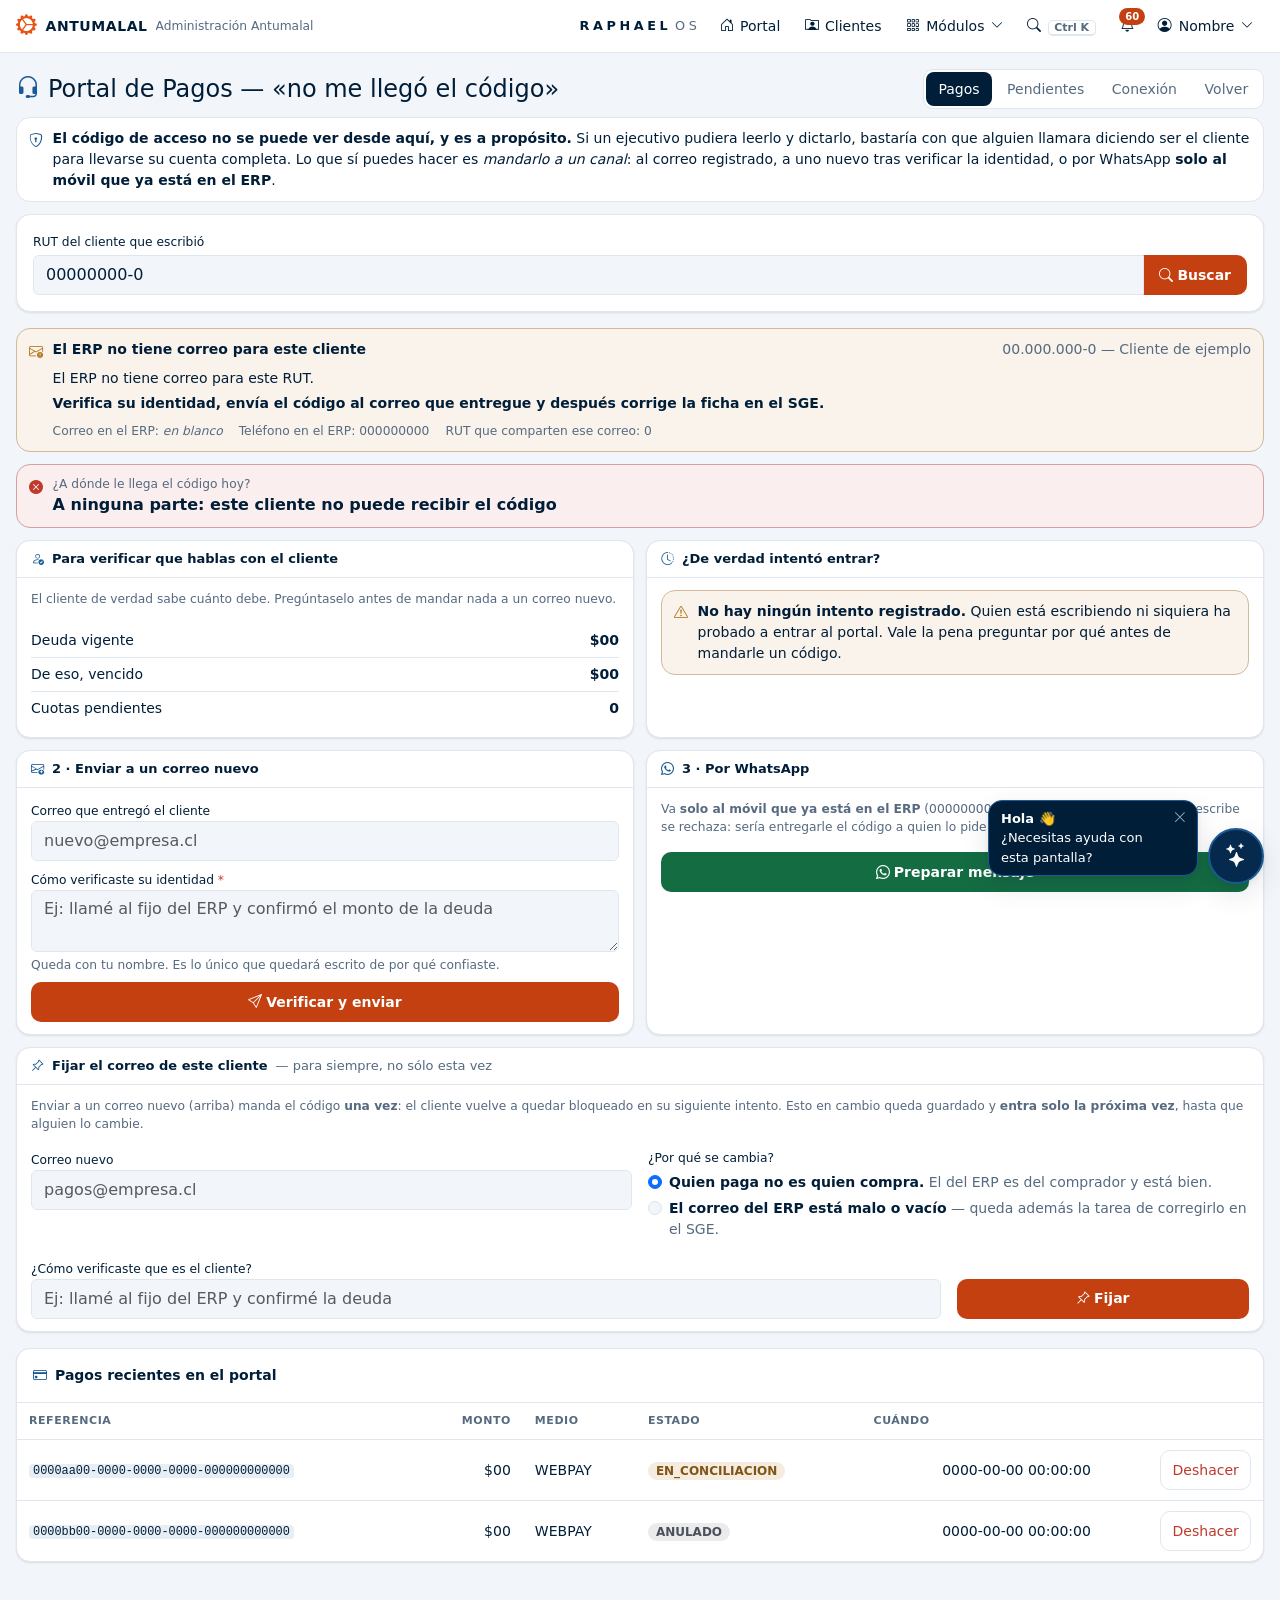
<file: prototipo/vistas/portal-pagos.html>
<!DOCTYPE html>
<html lang="es"><head><meta charset="utf-8">
<meta name="viewport" content="width=device-width, initial-scale=1, viewport-fit=cover">
<meta name="theme-color" content="#f2f5f9"><title>Portal de Pagos · Propuesta</title>
<link rel="stylesheet" href="https://cdn.jsdelivr.net/npm/bootstrap@5.3.3/dist/css/bootstrap.min.css">
<link rel="stylesheet" href="https://cdn.jsdelivr.net/npm/bootstrap-icons@1.11.3/font/bootstrap-icons.min.css">
<script>(function(){var t=null;try{t=localStorage.getItem('ant.tema')}catch(e){}if(!t&&matchMedia('(prefers-color-scheme: dark)').matches)t='dark';if(t)document.documentElement.setAttribute('data-bs-theme',t);var p=null;try{p=localStorage.getItem('ant.paleta')}catch(e){}if(p)document.documentElement.setAttribute('data-paleta',p);})();</script>
<style>
/* ============ Tokens (mismos nombres y valores que app.css cuando existen) ============ */
:root{
  --ant-dark:#011e39; --ant-dark-2:#062a4d; --ant-accent:#e85215; --ant-hover:#c44010;
  --ant-tinta:#011e39;                 /* texto marino; se invierte en oscuro */
  --ant-icono:#1b5b95;                 /* = --imp-azul: iconos y enlaces */
  --ant-bg:#f2f5f9; --ant-surface:#fff; --ant-line:#dfe6ee; --ant-muted:#566a80;   /* nuevos: fondo plano, borde de 1 px, texto de apoyo */
  --ant-r-s:10px; --ant-r-m:14px;
  --ant-s1:0 1px 2px rgba(1,30,57,.06),0 1px 3px rgba(1,30,57,.05);
  --ant-s2:0 2px 6px rgba(1,30,57,.07),0 10px 28px rgba(1,30,57,.11);
  --ant-accent-fondo:#c44010;           /* relleno de botones e insignias con texto blanco: #e85215 daba 3.7:1; este da 5.4:1 (AA) */
  --ant-accent-fondo-hover:#a3360d;
  --ant-alerta:var(--ant-accent-fondo); /* campana, avisos: en las paletas sobrias pasa a rojo y el naranja se retira */
  /* texto de estado sobre su propio tinte al 14 %: el color base oscurecido 30 % (en oscuro se usa tal cual) */
  --t-ok:color-mix(in srgb,var(--c-ok) 70%,#000);--t-warn:color-mix(in srgb,var(--c-warn) 62%,#000);--t-bad:color-mix(in srgb,var(--c-bad) 74%,#000);
  --t-info:color-mix(in srgb,var(--c-info) 72%,#000);--t-neutro:color-mix(in srgb,var(--c-neutro) 65%,#000);--t-azul:color-mix(in srgb,var(--c-azul) 68%,#000);
  --c-warn:#b7791f; --c-bad:#c0392b; --c-ok:#198754; --c-info:#0b7285; --c-neutro:#6b7280; --c-azul:#2b6cb0;
  --bs-body-bg:var(--ant-bg); --bs-body-color:var(--ant-tinta);
}
[data-bs-theme="dark"]{
  --ant-tinta:#dbe7f3; --ant-icono:#4d9bd8; --ant-bg:#0a1626; --ant-surface:#10233a; --ant-line:#1f3550; --ant-muted:#93a6bc;
  --ant-s1:0 1px 2px rgba(0,0,0,.35); --ant-s2:0 2px 6px rgba(0,0,0,.35),0 8px 20px rgba(0,0,0,.30);
  --c-warn:#e0b04a; --c-bad:#ef7b6e; --c-ok:#4cc38a; --c-info:#4fc3d9; --c-neutro:#9aa8b8; --c-azul:#6aa8ee;
  --ant-enlace:#6aa8ee;                 /* enlaces en oscuro: el celeste de iconos daba 4.49:1 sobre avisos tintados */
  --txt-mezcla:100%;
  --t-ok:var(--c-ok);--t-warn:var(--c-warn);--t-bad:var(--c-bad);--t-info:var(--c-info);--t-neutro:var(--c-neutro);--t-azul:var(--c-azul);
  --bs-body-bg:var(--ant-bg); --bs-body-color:var(--ant-tinta);
}

/* ============ Paletas alternativas (se eligen en el menú de usuario → Paleta). A = la actual, sin atributo. ============ */
/* B · Marino sobrio: el naranja desaparece; el énfasis es el marino y el rojo queda solo para alertas */
[data-paleta="b"]:not([data-bs-theme="dark"]){--ant-accent:#0b3a66;--ant-hover:#062a4d;--ant-accent-fondo:#0b3a66;--ant-accent-fondo-hover:#062a4d;--ant-alerta:#c0392b;--kpi-borde:var(--ant-line);--kpi-ico:var(--ant-muted)}
[data-paleta="b"][data-bs-theme="dark"]{--ant-accent:#2a6fb5;--ant-hover:#3b82c9;--ant-accent-fondo:#2a6fb5;--ant-accent-fondo-hover:#3b82c9;--ant-alerta:#b3382b}
/* C · Verde azulado y piedra: fondo cálido, acento teal */
[data-paleta="c"]:not([data-bs-theme="dark"]){--ant-bg:#f6f5f2;--ant-line:#e4e1da;--ant-tinta:#17302f;--ant-muted:#5e6b69;--ant-icono:#0f6b6b;--ant-accent:#0f6b6b;--ant-hover:#0a5252;--ant-accent-fondo:#0f6b6b;--ant-accent-fondo-hover:#0a5252;--ant-alerta:#c0392b;--kpi-borde:var(--ant-line);--kpi-ico:var(--ant-muted)}
[data-paleta="c"][data-bs-theme="dark"]{--ant-bg:#0e1a1a;--ant-surface:#142524;--ant-line:#234040;--ant-tinta:#dcecea;--ant-muted:#8fa9a6;--ant-icono:#4fb8b3;--ant-accent:#2a8f8b;--ant-hover:#36a6a1;--ant-accent-fondo:#1f7a76;--ant-accent-fondo-hover:#2a8f8b;--ant-alerta:#b3382b}
/* D · Grafito: grises azulados, iconos apagados; el naranja queda SOLO en el botón principal */
[data-paleta="d"]:not([data-bs-theme="dark"]){--ant-alerta:#c0392b;--ant-bg:#f4f5f7;--ant-line:#e0e4e9;--ant-tinta:#1f2933;--ant-muted:#5a6775;--ant-icono:#3b556e;--ant-alerta:#c0392b;--kpi-borde:var(--ant-line);--kpi-ico:var(--ant-muted)}
[data-paleta="d"][data-bs-theme="dark"]{--ant-icono:#8fb0cf;--ant-alerta:#b3382b}
[data-paleta="d"] .mod-fijo,[data-paleta="d"] .pestanas a[aria-current="page"],[data-paleta="d"] .mod-menu-pin[aria-pressed="true"]{color:var(--ant-icono);border-color:var(--ant-icono)}
html{color-scheme:light dark}
body{background:var(--ant-bg);color:var(--ant-tinta);font-size:14px;
  padding-inline:env(safe-area-inset-left) env(safe-area-inset-right);padding-bottom:env(safe-area-inset-bottom)}
h1,h2,h3,h4,.titulo{text-wrap:balance}
p{text-wrap:pretty}
.num{font-variant-numeric:tabular-nums}
a{color:var(--ant-enlace,var(--ant-icono))}
.text-muted,.form-text{color:var(--ant-muted)!important}

/* ============ Cabecera clara (antes: vidrio marino de 56 px) ============ */
.top{position:sticky;top:0;z-index:1030;background:var(--ant-surface);border-bottom:1px solid var(--ant-line);padding-top:env(safe-area-inset-top)}
.top-in{display:grid;grid-template-columns:1fr auto 1fr;align-items:center;gap:.5rem;height:52px;max-width:1360px;margin:auto;padding-inline:16px}
.top-izq{display:flex;align-items:center;gap:.6rem;min-width:0}
.top-der{display:flex;align-items:center;gap:2px;justify-self:end}
.marca{font-weight:800;letter-spacing:.04em;color:var(--ant-tinta);text-decoration:none;display:flex;align-items:center;gap:.5rem;white-space:nowrap}
.marca i{color:var(--ant-accent);font-size:1.3rem}
.marca small{font-weight:500;letter-spacing:0;color:var(--ant-muted);overflow:hidden;text-overflow:ellipsis}
.sistema{font-weight:700;letter-spacing:.28em;font-size:.8rem;color:var(--ant-tinta)}
.sistema span{font-weight:400;color:var(--ant-muted);margin-left:.3em}
.btn-ghost,.btn-accent{white-space:nowrap}
.btn-ghost{display:inline-flex;align-items:center;gap:.4rem;min-height:40px;padding:0 .7rem;border:0;background:transparent;color:var(--ant-tinta);
  border-radius:var(--ant-r-s);text-decoration:none;font-weight:500;position:relative}
.btn-ghost:hover{background:color-mix(in srgb,var(--ant-icono) 10%,transparent);color:var(--ant-tinta)}
.btn-borde{border:1px solid var(--ant-line);background:var(--ant-surface)}
kbd{background:var(--ant-surface);color:var(--ant-muted);border:1px solid var(--ant-line);border-bottom-width:2px;border-radius:5px;padding:0 .35rem;font:600 11px/1.6 system-ui;box-shadow:none}
.badge-n{background:var(--ant-alerta);color:#fff;border-radius:99px;font-size:10px;font-weight:700;padding:1px 6px;position:absolute;top:2px;right:0}
.dropdown-menu{--bs-dropdown-border-color:var(--ant-line);--bs-dropdown-bg:var(--ant-surface);--bs-dropdown-link-color:var(--ant-tinta);
  --bs-dropdown-link-hover-bg:color-mix(in srgb,var(--ant-icono) 10%,transparent);--bs-dropdown-link-hover-color:var(--ant-tinta);
  --bs-dropdown-border-radius:var(--ant-r-m);--bs-dropdown-padding-y:.35rem;font-size:13px;box-shadow:var(--ant-s2);color:var(--ant-tinta)}
.dropdown-item{display:flex;align-items:center;gap:.5rem;min-height:36px;border-radius:6px;margin-inline:.25rem;width:auto}
.dropdown-item i{color:var(--ant-icono)}
/* menú Módulos */
.mod-menu{width:min(22rem,calc(100vw - 1.5rem));overflow:hidden}
.mod-menu-busca{position:relative;padding:.55rem .6rem;border-bottom:1px solid var(--ant-line)}
.mod-menu-busca>i{position:absolute;left:1.25rem;top:50%;transform:translateY(-50%);color:var(--ant-muted)}
.mod-menu-busca input{padding-left:2rem;min-height:38px}
.mod-menu-lista{max-height:min(62vh,30rem);overflow-y:auto;overscroll-behavior:contain;padding:.3rem 0;margin:0;list-style:none}
.mod-menu-titulo{padding:.5rem 1rem .15rem;font-size:.72rem;font-weight:800;letter-spacing:.08em;text-transform:uppercase;color:var(--ant-muted)}
.mod-menu-item{display:flex;align-items:center}
.mod-menu-item .dropdown-item{flex:1}
.mod-menu-pin{border:0;background:none;min-width:40px;min-height:36px;color:var(--ant-muted);border-radius:6px}
.mod-menu-pin[aria-pressed="true"]{color:var(--ant-accent)}
.mod-menu-pie{display:block;padding:.6rem 1rem;border-top:1px solid var(--ant-line);font-size:12px;text-decoration:none}

.wrap{max-width:1360px;margin:auto;padding:16px}

/* ============ Superficies ============ */
.panel{background:var(--ant-surface);border:1px solid var(--ant-line);border-radius:var(--ant-r-m);box-shadow:var(--ant-s1)}
.form-control,.form-select{border:1px solid var(--ant-line);background-color:var(--ant-bg);color:var(--ant-tinta);min-height:40px;box-shadow:none}
.form-control:focus,.form-select:focus{background-color:var(--ant-surface);color:var(--ant-tinta);border-color:var(--ant-icono);box-shadow:0 0 0 3px color-mix(in srgb,var(--ant-icono) 25%,transparent)}
.btn-accent{background:var(--ant-accent-fondo);border:0;color:#fff;font-weight:600;min-height:40px;padding:0 1rem;border-radius:var(--ant-r-s)}
.btn-accent:hover{background:var(--ant-accent-fondo-hover);color:#fff}
.btn-accent:disabled{opacity:.6}
.btn-accent.btn-wa{background:#146c43}.btn-accent.btn-wa:hover{background:#0f5a37}   /* verde de WhatsApp con texto blanco ≥ 5:1 */
.btn-accent.fin{border-radius:0 var(--ant-r-s) var(--ant-r-s) 0}
.modal-content{background:var(--ant-surface);border:1px solid var(--ant-line);border-radius:var(--ant-r-m);color:var(--ant-tinta)}
.modal-header,.modal-footer{border-color:var(--ant-line)}
[data-bs-theme="dark"] .btn-close{filter:invert(1)}
.nav-tabs{--bs-nav-tabs-border-color:var(--ant-line);--bs-nav-tabs-link-active-bg:var(--ant-surface);--bs-nav-tabs-link-active-color:var(--ant-tinta);--bs-nav-tabs-link-active-border-color:var(--ant-line) var(--ant-line) var(--ant-surface)}
.nav-tabs .nav-link{color:var(--ant-muted)}

/* ============ Portal ============ */
.saludo{display:flex;flex-wrap:wrap;align-items:baseline;justify-content:space-between;gap:.25rem 1rem;margin-bottom:12px}
.saludo h1{font-size:1.25rem;font-weight:700;margin:0}
.saludo p{margin:0;color:var(--ant-muted)}
.buscar-cliente{padding:12px 14px;margin-bottom:12px}
.buscar-cliente label{font-weight:600;display:flex;align-items:center;gap:.4rem;margin-bottom:6px}
.kpis{display:grid;grid-template-columns:repeat(auto-fit,minmax(168px,1fr));gap:10px;margin:0 0 20px}
.kpi{padding:10px 12px;display:flex;flex-direction:column;gap:2px;text-decoration:none;color:inherit;min-width:0;border-left:3px solid var(--kpi-borde,var(--c,var(--ant-icono)))}
a.kpi:hover{box-shadow:var(--ant-s2);color:inherit}
.kpi-t{font-size:12px;color:var(--ant-muted);display:flex;align-items:flex-start;gap:.4rem;justify-content:space-between;text-wrap:balance}
.kpi-t i{color:var(--kpi-ico,var(--c,var(--ant-icono)));font-size:.95rem;flex:none}
.kpi-valor{font-size:1.5rem;font-weight:700;line-height:1.15;white-space:nowrap}
.kpi.cero .kpi-valor{color:var(--ant-muted);font-weight:600}   /* el valor en cero se apaga: lo que importa destaca */

.portal-barra{display:flex;flex-wrap:wrap;gap:.5rem;align-items:center;justify-content:space-between;margin-bottom:6px}
.portal-buscar{position:relative;flex:1 1 14rem;max-width:26rem}
.portal-buscar>.bi{position:absolute;left:.85rem;top:50%;transform:translateY(-50%);color:var(--ant-muted);pointer-events:none}
.portal-buscar .form-control{padding-left:2.4rem;min-height:44px;border-radius:var(--ant-r-s)}
.chips{display:flex;gap:6px;flex-wrap:wrap;margin:10px 0 4px}
.chip{border:1px solid var(--ant-line);background:var(--ant-surface);color:var(--ant-tinta);border-radius:99px;min-height:34px;padding:0 .8rem;font-weight:500}
.chip[aria-pressed="true"]{background:var(--ant-tinta);color:var(--ant-surface);border-color:var(--ant-tinta)}
.ayuda-linea{font-size:12.5px;color:var(--ant-muted);margin:6px 0 12px}
.ayuda-linea i{color:var(--ant-icono)}

/* --- Bento de grupos: grupos grandes y chicos se acomodan juntos en filas de 9 unidades (6 en tablet, 1 en móvil) --- */
#grupos{display:grid;grid-template-columns:repeat(9,minmax(0,1fr));grid-auto-flow:dense;gap:12px;align-items:stretch}
.grupo,.cluster{min-width:0;order:var(--o9,0);grid-column:span var(--s9,3)}
.grupo{padding:12px}
/* Grupos chicos (1–2 módulos): una sola columna, varios lado a lado dentro de un bloque («cluster») */
.cluster{display:grid;grid-template-columns:repeat(var(--k,3),minmax(0,1fr));gap:12px}
.cluster>.grupo{grid-column:auto;order:0}   /* --s9/--s6 se heredan del bloque: sin esto cada panel pedía el ancho del bloque entero */
.grupo.chico .tiles{grid-template-columns:minmax(0,1fr)}
.grupo.chico .grupo-h{flex-wrap:wrap;gap:.1rem .4rem;letter-spacing:.03em;font-size:11px;line-height:1.25;align-items:flex-start}
.grupo.chico .grupo-h i{margin-top:1px}
.grupo.chico .grupo-h .n{margin-left:auto}
.grupo-h{display:flex;align-items:center;gap:.5rem;font-size:12px;font-weight:700;letter-spacing:.06em;text-transform:uppercase;color:var(--ant-muted);margin:0 0 10px}
.grupo-h i{color:var(--ant-icono);font-size:1rem}
.grupo-h .n{font-weight:500;letter-spacing:0;text-transform:none;margin-left:auto;font-size:11.5px}
.tiles{display:grid;grid-template-columns:repeat(auto-fill,minmax(108px,1fr));gap:8px}
.mod{position:relative;border:1px solid var(--ant-line);border-radius:var(--ant-r-m);corner-shape:squircle;background:var(--ant-bg);
  min-height:104px;display:flex;flex-direction:column;align-items:center;justify-content:center;gap:8px;padding:14px 6px 10px;text-align:center;
  transition:box-shadow .18s,border-color .18s,background .18s,transform .18s}
.mod:hover,.mod:focus-within{background:var(--ant-surface);box-shadow:var(--ant-s2);border-color:color-mix(in srgb,var(--ant-icono) 40%,var(--ant-line))}
.mod:hover{transform:translateY(-1px)}                    /* antes -3px con sombra grande */
.mod-icono{font-size:2.5rem;line-height:1;color:var(--ant-icono)}   /* sin cuadro de fondo: el icono ES el color */
.mod-nombre{font-weight:600;font-size:12.5px;line-height:1.22;color:var(--ant-tinta);text-decoration:none;text-wrap:balance;overflow-wrap:anywhere}
.mod-nombre::after{content:"";position:absolute;inset:0;border-radius:inherit}
.mod-nivel,.mod-fijo{position:absolute;top:9px;left:9px;font-size:11px;color:var(--ant-muted)}
.mod-fijo{color:var(--ant-accent)}
.mod>.dropdown{position:static}          /* Bootstrap pone position:relative y el ⋯ se centraba sobre el icono */
.mod-mas{position:absolute;top:0;right:0;z-index:2;min-width:44px;min-height:44px;display:grid;place-items:center;border:0;background:none;color:var(--ant-muted);border-radius:var(--ant-r-s);opacity:0;transition:opacity .15s}
.mod:hover .mod-mas,.mod:focus-within .mod-mas,.mod-mas[aria-expanded="true"]{opacity:1}
@media (hover:none){.mod-mas{opacity:1}}
.mod-mas:hover{background:color-mix(in srgb,var(--ant-icono) 10%,transparent);color:var(--ant-tinta)}
/* Lista compacta: una fila por módulo */
.compacta .tiles{grid-template-columns:1fr;gap:2px}
.compacta .mod{flex-direction:row;justify-content:flex-start;min-height:48px;padding:4px 48px 4px 12px;gap:12px;text-align:left;border-color:transparent;background:transparent}
.compacta .mod:hover{background:var(--ant-bg);border-color:var(--ant-line);transform:none;box-shadow:none}
.compacta .mod-icono{font-size:1.5rem;width:1.75rem;text-align:center}
.compacta .mod-nivel,.compacta .mod-fijo{position:static;order:3;margin-left:auto}
.compacta .mod-mas{top:2px;opacity:1}
.sin-res{padding:24px;text-align:center;color:var(--ant-muted)}

/* ============ Menús: pestañas con «Más» (sin scroll lateral), píldoras y migas ============ */
.migas{display:flex;align-items:center;gap:.4rem;color:var(--ant-muted);font-size:13px;margin-bottom:8px;flex-wrap:wrap}
.pestanas{display:flex;flex-wrap:wrap;gap:2px;border-bottom:1px solid var(--ant-line);margin-bottom:12px;align-items:center}
.pestanas>a,.pestanas button{border:0;background:none;padding:0 .9rem;min-height:42px;display:flex;align-items:center;gap:.4rem;color:var(--ant-muted);text-decoration:none;font-weight:500;border-bottom:2px solid transparent;margin-bottom:-1px;white-space:nowrap}
.pestanas>a:hover,.pestanas button:hover{color:var(--ant-tinta)}
.pestanas a[aria-current="page"]{color:var(--ant-tinta);border-color:var(--ant-accent);font-weight:600}
.pildoras{display:flex;gap:6px;flex-wrap:wrap;margin-bottom:12px}
.pildoras a{padding:0 .8rem;min-height:34px;display:flex;align-items:center;border-radius:99px;border:1px solid var(--ant-line);background:var(--ant-surface);color:var(--ant-tinta);text-decoration:none;font-size:13px}
.pildoras a[aria-current="page"]{background:var(--ant-tinta);color:var(--ant-surface);border-color:var(--ant-tinta)}

/* ============ Pantalla interna con lateral ============ */
.shell{display:grid;grid-template-columns:232px minmax(0,1fr);gap:16px;align-items:start}
.lateral{position:sticky;top:68px;padding:8px;max-height:calc(100vh - 84px);overflow:auto}
.lateral details{border-bottom:1px solid var(--ant-line);padding:2px 0}
.lateral details:last-child{border:0}
.lateral summary{list-style:none;cursor:pointer;display:flex;align-items:center;justify-content:space-between;min-height:38px;padding:0 8px;font-size:11px;font-weight:700;letter-spacing:.06em;text-transform:uppercase;color:var(--ant-muted);border-radius:6px}
.lateral summary::-webkit-details-marker{display:none}
.lateral summary::after{content:"\F282";font-family:bootstrap-icons;transition:transform .2s}
.lateral details[open] summary::after{transform:rotate(180deg)}
.lateral a{display:flex;align-items:center;gap:.5rem;min-height:38px;padding:0 8px;border-radius:6px;color:var(--ant-tinta);text-decoration:none}
.lateral a i{color:var(--ant-icono)}
.lateral a:hover{background:color-mix(in srgb,var(--ant-icono) 8%,transparent)}
.lateral a[aria-current="page"]{background:color-mix(in srgb,var(--ant-icono) 14%,transparent);font-weight:600}
.segmento{display:inline-flex;flex-wrap:wrap;border:1px solid var(--ant-line);border-radius:var(--ant-r-s);background:var(--ant-surface);padding:2px;gap:2px}
.segmento button{border:0;background:none;min-height:34px;padding:0 .8rem;border-radius:8px;color:var(--ant-muted);font-weight:500;display:flex;align-items:center;gap:.4rem}
.segmento button[aria-pressed="true"]{background:var(--ant-tinta);color:var(--ant-surface)}
.filtros{display:grid;grid-template-columns:repeat(auto-fit,minmax(150px,1fr));gap:10px;padding:12px;margin-bottom:12px}
.filtros label{font-size:12px;color:var(--ant-muted);margin-bottom:2px;display:block}
.aviso{display:flex;gap:.6rem;align-items:flex-start;padding:10px 12px;border:1px solid color-mix(in srgb,var(--c-warn) 40%,var(--ant-line));background:color-mix(in srgb,var(--c-warn) 9%,var(--ant-surface));border-radius:var(--ant-r-m);margin-bottom:12px}
.aviso i{color:var(--c-warn);margin-top:2px}
.aviso.bad{border-color:color-mix(in srgb,var(--c-bad) 40%,var(--ant-line));background:color-mix(in srgb,var(--c-bad) 8%,var(--ant-surface))}.aviso.bad i{color:var(--c-bad)}
.aviso.info{border-color:var(--ant-line);background:var(--ant-surface)}.aviso.info i{color:var(--ant-icono)}
.tabla-wrap{overflow:auto;position:relative}   /* position:relative evita que los .visually-hidden de las cabeceras ensanchen la página */
table.t{width:100%;border-collapse:collapse}
.t th{font-size:11px;letter-spacing:.05em;text-transform:uppercase;color:var(--ant-muted);font-weight:600;padding:10px 12px;border-bottom:1px solid var(--ant-line);white-space:nowrap;background:var(--ant-surface)}
.t td{white-space:nowrap;padding:10px 12px;border-bottom:1px solid var(--ant-line);vertical-align:middle;color:var(--ant-tinta)}
.t tr:last-child td{border:0}
.t td:first-child{white-space:normal;min-width:170px}
.t .num{text-align:right}
.t tbody tr:hover td{background:color-mix(in srgb,var(--ant-icono) 5%,transparent)}
.sub{display:block;font-size:12px;color:var(--ant-muted)}
.estado{font-size:12px;font-weight:600;padding:2px 8px;border-radius:99px;background:color-mix(in srgb,var(--c) 14%,transparent);color:color-mix(in srgb,var(--c) var(--txt-mezcla,70%),#000);white-space:nowrap}
.pie-tabla{display:flex;justify-content:space-between;align-items:center;gap:.5rem;flex-wrap:wrap;padding:10px 12px;border-top:1px solid var(--ant-line);color:var(--ant-muted)}
.pasos{display:grid;grid-template-columns:repeat(auto-fit,minmax(280px,1fr));gap:12px;margin-bottom:12px}
.paso{padding:0;overflow:hidden}
.paso .paso-t{font-size:13px;font-weight:700;margin:0;padding:10px 14px;border-bottom:1px solid var(--ant-line);display:flex;gap:.5rem;align-items:center;flex-wrap:wrap}
.paso .cuerpo{padding:12px 14px}
.paso .paso-t i{color:var(--ant-icono)}
.fila-dato{display:flex;justify-content:space-between;gap:1rem;padding:6px 0;border-bottom:1px solid var(--ant-line)}
.fila-dato:last-child{border:0}

/* skeleton: solo si la carga pasa de 300 ms, con las mismas columnas que la tabla real (en producción ya existe como [data-esqueleto]) */
.sk-b{height:1em;border-radius:6px;background:linear-gradient(90deg,var(--ant-line),color-mix(in srgb,var(--ant-line) 50%,var(--ant-surface)),var(--ant-line));background-size:200% 100%;animation:sk 1.2s linear infinite}
@keyframes sk{to{background-position:-200% 0}}

code{color:var(--ant-tinta);background:color-mix(in srgb,var(--ant-icono) 10%,transparent);padding:0 .25rem;border-radius:4px;font-size:.85em}

/* ============ Estados vacío y de error (un solo componente: icono, una frase, una acción) ============ */
.estado-vacio{display:flex;flex-direction:column;align-items:center;text-align:center;gap:6px;padding:28px 16px;color:var(--ant-muted)}
.estado-vacio>i{font-size:1.6rem;color:var(--ant-icono);width:52px;height:52px;border-radius:50%;display:grid;place-items:center;background:color-mix(in srgb,var(--ant-icono) 10%,transparent)}
.estado-vacio.error>i{color:var(--t-bad);background:color-mix(in srgb,var(--c-bad) 10%,transparent)}
.estado-vacio strong{color:var(--ant-tinta);font-size:1rem}
.estado-vacio p{margin:0;max-width:44ch}
.estado-vacio .btn-ghost{margin-top:6px}

/* ============ Command menu ============ */
dialog.cmd{border:1px solid var(--ant-line);border-radius:var(--ant-r-m);padding:0;width:min(560px,calc(100vw - 24px));margin:12vh auto 0;background:var(--ant-surface);color:var(--ant-tinta);box-shadow:0 20px 60px rgba(1,30,57,.3)}
dialog.cmd::backdrop{background:rgba(1,30,57,.45)}
.cmd input{width:100%;border:0;border-bottom:1px solid var(--ant-line);padding:14px 16px;font-size:15px;background:transparent;color:inherit;outline:none}
.cmd ul{list-style:none;margin:0;padding:6px;max-height:50vh;overflow:auto}
.cmd li{display:flex;align-items:center;gap:.6rem;min-height:40px;padding:0 10px;border-radius:8px;cursor:pointer}
.cmd li i{color:var(--ant-icono);font-size:1.1rem}
.cmd li small{margin-left:auto;color:var(--ant-muted)}
.cmd li[aria-selected="true"]{background:color-mix(in srgb,var(--ant-icono) 14%,transparent)}
.cmd-pie{display:flex;gap:12px;padding:8px 14px;border-top:1px solid var(--ant-line);color:var(--ant-muted);font-size:12px}

/* ============ Toast con Deshacer ============ */
#toasts{position:fixed;left:50%;transform:translateX(-50%);bottom:calc(16px + env(safe-area-inset-bottom));z-index:2000;display:grid;gap:8px;width:max-content;max-width:calc(100vw - 24px)}
.toast-u{display:flex;align-items:center;gap:12px;background:#011e39;color:#fff;padding:8px 8px 8px 16px;border-radius:var(--ant-r-m);box-shadow:0 8px 24px rgba(1,30,57,.3);animation:in .2s ease-out;border:1px solid rgba(255,255,255,.12)}
.toast-u button{border:0;background:none;color:#ffb48f;font-weight:700;min-height:40px;padding:0 .8rem;border-radius:8px}
.toast-u button:hover{background:rgba(255,255,255,.1)}
@keyframes in{from{opacity:0;transform:translateY(8px)}}

/* ============ Asistente flotante (antes 96 px; aquí 56 px y respeta el safe-area) ============ */
#sabio{position:fixed;right:max(16px,env(safe-area-inset-right));bottom:max(16px,env(safe-area-inset-bottom));z-index:1040}
#sabio .boton{width:56px;height:56px;border-radius:50%;border:2px solid var(--ant-icono);background:var(--ant-dark-2);color:#fff;font-size:1.5rem;display:grid;place-items:center;box-shadow:var(--ant-s2)}
#sabio .saludo-b{position:absolute;right:66px;bottom:8px;width:210px;background:var(--ant-dark);color:#fff;border:1px solid var(--ant-icono);border-radius:var(--ant-r-m);padding:8px 28px 8px 12px;box-shadow:var(--ant-s2);font-size:13px}
#sabio .saludo-b button{position:absolute;top:0;right:0;min-width:36px;min-height:36px;border:0;background:none;color:#9fb6cd}
body.tiene-sabio .wrap{padding-bottom:96px}

.vista[hidden]{display:none}
@view-transition{navigation:auto}
::view-transition-group(*){animation-duration:.2s}
:focus-visible{outline:3px solid color-mix(in srgb,var(--ant-accent) 70%,transparent);outline-offset:2px}
.skip{position:absolute;left:-999px}.skip:focus{left:8px;top:8px;z-index:3000;background:#fff;color:#000;padding:8px}

@media (max-width:1240px){.marca small{display:none}}
@media (max-width:1180px){
  #grupos{grid-template-columns:repeat(6,minmax(0,1fr))}
  .grupo,.cluster{grid-column:span var(--s6,3);order:var(--o6,0)}
  .sec-1100{display:none}
}
@media (max-width:860px){
  .shell{grid-template-columns:minmax(0,1fr)}.lateral{position:static;max-height:none}
  .top-in{grid-template-columns:1fr auto;padding-inline:8px}.sistema,.hide-sm,.btn-cmd .txt{display:none}
  .btn-ghost{padding:0 .6rem}
}
@media (max-width:760px){
  #grupos,#grupos.compacta{grid-template-columns:1fr}.grupo,.cluster{grid-column:auto;order:var(--o0,0)}
  .cluster{grid-template-columns:1fr}
  .tiles,.grupo.chico .tiles{grid-template-columns:repeat(3,minmax(0,1fr))}
  .compacta .tiles{grid-template-columns:1fr}
  .solo-desk,#sabio .saludo-b{display:none}
}
@media (prefers-reduced-motion:reduce){
  *,*::before,*::after{animation:none!important;transition:none!important;scroll-behavior:auto!important}
  ::view-transition-group(*),::view-transition-old(*),::view-transition-new(*){animation:none!important}
}
/* ===== Estilos compartidos por las vistas sueltas (gráficos, Cardinal OS, barras de avance) ===== */
.tip{position:fixed;z-index:3000;pointer-events:none;background:var(--ant-tinta);color:var(--ant-surface);font-size:12px;padding:6px 9px;border-radius:8px;box-shadow:var(--ant-s2);max-width:260px;opacity:0;transition:opacity .1s}
.tip.on{opacity:1}
.tip b{font-variant-numeric:tabular-nums}
.titulo-panel{font-size:13px;font-weight:700;margin:0;display:flex;align-items:center;gap:.5rem;flex-wrap:wrap}
.titulo-panel i{color:var(--ant-icono)}
.titulo-panel small{font-weight:400;color:var(--ant-muted)}
.panel-cab{display:flex;align-items:center;justify-content:space-between;gap:.5rem;flex-wrap:wrap;padding:10px 14px;border-bottom:1px solid var(--ant-line)}
.panel-cuerpo{padding:12px 14px}
.rejilla-2{display:grid;grid-template-columns:repeat(2,minmax(0,1fr));gap:12px;margin-bottom:12px}
@media (max-width:1100px){.rejilla-2{grid-template-columns:minmax(0,1fr)}}

/* gráficos (una sola serie: azul de iconos; el estado va en texto + flecha, no solo en color) */
.chart svg{display:block;width:100%;height:auto;overflow:visible}
.chart .eje text{fill:var(--ant-muted);font-size:10.5px;font-variant-numeric:tabular-nums}
.chart .rej line{stroke:var(--ant-line);stroke-width:1}
.chart .barra{fill:var(--ant-icono)}
.chart .barra:hover{fill:var(--ant-tinta)}
.chart .linea{fill:none;stroke:var(--c-info);stroke-width:2;stroke-linejoin:round}
.chart .punto{fill:var(--c-info);stroke:var(--ant-surface);stroke-width:2}
.chart-leyenda{display:flex;gap:14px;font-size:12px;color:var(--ant-muted);margin-top:4px;flex-wrap:wrap}
.chart-leyenda i{display:inline-block;width:10px;height:10px;border-radius:3px;margin-right:5px;vertical-align:-1px}
.hb{display:grid;grid-template-columns:minmax(80px,140px) 1fr auto;gap:10px;align-items:center;margin:5px 0;font-size:12.5px}
.hb-t{background:var(--ant-bg);height:12px;border-radius:6px;position:relative}
.hb-t i{display:block;height:100%;background:var(--ant-icono);border-radius:0 4px 4px 0;min-width:2px}
.hb-t u{position:absolute;top:-3px;bottom:-3px;width:2px;background:var(--ant-tinta);text-decoration:none}
.hb b{font-variant-numeric:tabular-nums;font-weight:600;white-space:nowrap}
.t td.barra-celda{background:linear-gradient(90deg,color-mix(in srgb,var(--ant-icono) 14%,transparent) var(--w,0%),transparent var(--w,0%))}
.cumpl{white-space:nowrap;font-variant-numeric:tabular-nums;font-weight:600}
.cumpl.mal{color:var(--t-bad)}.cumpl.med{color:var(--t-warn)}.cumpl.bien{color:var(--t-ok)}
.nota-pie{font-size:12px;color:var(--ant-muted);padding:10px 14px;border-top:1px solid var(--ant-line)}
.estado-sync{font-size:12px;color:var(--ant-muted);text-align:right}

/* ===== Cardinal OS ===== */
.cardinal{background:var(--ant-surface);border-bottom:1px solid var(--ant-line)}
.cardinal-in{max-width:1360px;margin:auto;padding:10px 16px 0}
.cardinal-fila{display:flex;align-items:center;gap:12px;flex-wrap:wrap;margin-bottom:6px}
.cardinal-marca{display:flex;align-items:center;gap:.5rem;font-family:Georgia,serif;font-weight:700;font-size:1.15rem;color:var(--ant-tinta);text-decoration:none;white-space:nowrap}
.cardinal-marca i{color:var(--ant-icono);font-size:1.4rem}
.cardinal-marca span{font:600 10px system-ui;border:1px solid var(--ant-line);border-radius:5px;padding:0 4px;color:var(--ant-muted)}
.cardinal-buscar{position:relative;flex:1 1 280px}
.cardinal-buscar>i{position:absolute;left:12px;top:50%;transform:translateY(-50%);color:var(--ant-muted)}
.cardinal-buscar input{padding-left:36px;min-height:42px;border-radius:99px}
.cardinal .pestanas{border:0;margin:0}
.cardinal .pestanas>a,.cardinal .pestanas button{min-height:40px}
.cardinal .pestanas a[aria-current="page"]{border-bottom-color:var(--ant-accent)}
.vendedor-aviso{display:flex;gap:.6rem;align-items:center;flex-wrap:wrap;padding:10px 14px;border:1px solid var(--ant-line);background:color-mix(in srgb,var(--ant-icono) 8%,var(--ant-surface));border-radius:var(--ant-r-m);margin-bottom:12px}
.vendedor-aviso i{color:var(--ant-icono)}
.chips-sec{display:flex;gap:6px;flex-wrap:wrap;margin:10px 0}
.chip-sec{border:1px solid var(--ant-line);background:var(--ant-surface);color:var(--ant-tinta);border-radius:99px;min-height:36px;padding:0 .85rem;display:inline-flex;align-items:center;gap:.4rem;font-size:13px;text-decoration:none;white-space:nowrap}
.chip-sec .n{font-variant-numeric:tabular-nums;color:var(--ant-muted);font-weight:600}
.chip-sec[aria-pressed="true"]{background:var(--ant-tinta);color:var(--ant-surface);border-color:var(--ant-tinta)}
.chip-sec[aria-pressed="true"] .n{color:inherit}
.lista-cli{display:grid;grid-template-columns:repeat(2,minmax(0,1fr));gap:12px}
@media (max-width:1100px){.lista-cli{grid-template-columns:minmax(0,1fr)}}
.cli{padding:14px;display:flex;flex-direction:column;gap:8px}
.cli-cab{display:flex;gap:10px;align-items:flex-start}
.cli-n{flex:none;width:26px;height:26px;border-radius:50%;background:var(--ant-tinta);color:var(--ant-surface);font:600 12px/26px system-ui;text-align:center}
.cli-nombre{font-weight:700;margin:0;font-size:14.5px;text-wrap:balance}
.cli-lugar{font-size:12px;color:var(--ant-muted)}
.cli-etq{margin-left:auto;flex:none}
.cli-datos{display:flex;gap:6px 14px;flex-wrap:wrap;font-size:12.5px;color:var(--ant-muted)}
.cli-datos span{display:inline-flex;align-items:center;gap:.3rem;white-space:nowrap}
.cli-datos b{color:var(--ant-tinta);font-variant-numeric:tabular-nums}
.cli-datos .debe{color:var(--t-bad);font-weight:600}
.prob{height:6px;border-radius:4px;background:var(--ant-bg);overflow:hidden}
.prob i{display:block;height:100%;background:var(--ant-icono)}
.cli-pistas{margin:0;padding-left:1.1rem;font-size:12.5px}
.cli-pistas li{margin:2px 0}
.gestion{font-size:12.5px;padding:6px 10px;border-radius:8px;background:color-mix(in srgb,var(--c-ok) 10%,var(--ant-surface));display:flex;gap:.5rem;align-items:flex-start}
.gestion i{color:var(--c-ok);margin-top:2px}
.cli-acc{display:flex;gap:8px;flex-wrap:wrap;margin-top:auto}
.cli-acc .btn-accent{flex:1 1 140px}
.cli-acc .btn-ghost{flex:1 1 90px;justify-content:center;border:1px solid var(--ant-line)}
.cli-acc .wa{color:var(--c-ok);border-color:color-mix(in srgb,var(--c-ok) 45%,var(--ant-line))}

/* ===== Gerencia ===== */
.tarea-nav{display:flex;gap:8px;flex-wrap:wrap;align-items:center;margin:10px 0}
.fecha-nav{display:flex;gap:6px;align-items:center;flex-wrap:wrap}
.avatar{width:36px;height:36px;border-radius:50%;background:var(--ant-tinta);color:var(--ant-surface);font:700 12px/36px system-ui;text-align:center;flex:none}
.vend{display:flex;gap:10px;align-items:center;min-width:170px}
.vend b{display:block}.vend small{color:var(--ant-muted);font-size:11.5px}
.grande{font-size:1.5rem;font-weight:700;line-height:1;font-variant-numeric:tabular-nums}
.insignia{display:inline-flex;align-items:center;gap:.25rem;font-size:11.5px;font-weight:700;padding:1px 8px;border-radius:99px;margin-top:4px;background:color-mix(in srgb,var(--c) 14%,transparent);color:color-mix(in srgb,var(--c) var(--txt-mezcla,70%),#000)}
.meta-barra{position:relative;height:8px;background:var(--ant-bg);border-radius:4px;min-width:160px}
.meta-barra i{display:block;height:100%;border-radius:4px;background:var(--c)}
.meta-barra u{position:absolute;top:-4px;bottom:-4px;width:2px;background:var(--ant-tinta);text-decoration:none}
.meta-txt{font-size:11.5px;color:var(--ant-muted);margin-top:5px}
.terreno{font-size:12px;line-height:1.35}
.terreno .pto{display:inline-block;width:8px;height:8px;border-radius:50%;margin-right:5px;background:var(--c-neutro)}
.terreno .pto.ok{background:var(--c-ok)}
.terreno .lejos{color:var(--t-bad);font-weight:600}
.aviso-sge{max-width:760px}
.cero-rojo{color:var(--t-bad);font-weight:700}
.sub-rojo{display:block;font-size:11.5px;color:var(--t-bad)}

/* ===== Panel de Ventas: lateral y avisos ===== */
.nota-venta{font-size:12.5px;color:var(--ant-muted);margin:0 0 12px}

</style></head>
<body>
<a class="skip" href="#main">Saltar al contenido</a>
<header class="top"><div class="top-in">
  <div class="top-izq"><a class="marca" href="../index.html"><i class="bi bi-gear-wide-connected"></i><span>ANTUMALAL</span><small class="hide-sm">Administración Antumalal</small></a></div>
  <div class="sistema d-none d-xl-block">RAPHAEL<span>OS</span></div>
  <div class="top-der">
    <a class="btn-ghost solo-desk" href="../index.html" title="Portal maestro"><i class="bi bi-house-door"></i><span class="hide-sm">Portal</span></a>
    <a class="btn-ghost" href="../index.html#clientes" title="Maestro de clientes" aria-label="Clientes"><i class="bi bi-person-rolodex"></i><span class="hide-sm">Clientes</span></a>
    <div class="dropdown">
      <button class="btn-ghost" data-bs-toggle="dropdown" data-bs-auto-close="outside" aria-expanded="false" aria-label="Módulos"><i class="bi bi-grid-3x3-gap"></i><span class="hide-sm">Módulos</span><i class="bi bi-chevron-down small hide-sm"></i></button>
      <div class="dropdown-menu dropdown-menu-end p-0 mod-menu">
        <div class="mod-menu-busca"><i class="bi bi-search" aria-hidden="true"></i><input type="search" class="form-control form-control-sm" placeholder="Buscar módulo" aria-label="Buscar módulo" autocomplete="off" id="menuBusca"></div>
        <ul class="mod-menu-lista" id="menuLista"></ul>
        <a class="mod-menu-pie" href="../index.html"><i class="bi bi-arrows-move me-1"></i>Ordenar a mi gusto en el Portal</a>
      </div>
    </div>
    <button class="btn-ghost btn-cmd" id="abrirCmd" aria-haspopup="dialog" title="Buscar páginas y acciones"><i class="bi bi-search"></i><span class="txt"><kbd data-atajo="K"></kbd></span></button>
    <a class="btn-ghost" href="#" aria-label="Notificaciones, 60 sin leer"><i class="bi bi-bell"></i><span class="badge-n">60</span></a>
    <div class="dropdown">
      <button class="btn-ghost" data-bs-toggle="dropdown" aria-label="Menú de usuario"><i class="bi bi-person-circle"></i><span class="hide-sm">Nombre</span><i class="bi bi-chevron-down small hide-sm"></i></button>
      <ul class="dropdown-menu dropdown-menu-end">
        <li class="dropdown-header">Nombre Apellido<br><small class="text-muted">Usuario</small></li><li><hr class="dropdown-divider"></li>
        <li><a class="dropdown-item" href="#"><i class="bi bi-person-gear"></i>Mi perfil</a></li>
        <li><a class="dropdown-item" href="guia-de-estilo.html"><i class="bi bi-palette2"></i>Guía de estilo</a></li>
        <li><button class="dropdown-item" id="btnTema"><i class="bi bi-circle-half"></i>Tema: <span id="temaTxt">automático</span></button></li>
        <li class="dropdown-header pb-0">Paleta</li>
        <li><button class="dropdown-item" data-paleta-op="a"><i class="bi bi-circle-fill" style="color:#e85215"></i>A · Actual (marino + naranja)</button></li>
        <li><button class="dropdown-item" data-paleta-op="b"><i class="bi bi-circle-fill" style="color:#0b3a66"></i>B · Marino sobrio</button></li>
        <li><button class="dropdown-item" data-paleta-op="c"><i class="bi bi-circle-fill" style="color:#0f6b6b"></i>C · Verde azulado y piedra</button></li>
        <li><button class="dropdown-item" data-paleta-op="d"><i class="bi bi-circle-fill" style="color:#3b556e"></i>D · Grafito</button></li>
        <li><hr class="dropdown-divider"></li><li><a class="dropdown-item" href="#"><i class="bi bi-box-arrow-right"></i>Salir</a></li>
      </ul>
    </div>
  </div></div></header>

<main id="main" class="wrap">
  <div class="d-flex flex-wrap align-items-center justify-content-between gap-2 mb-2">
    <h1 class="h4 m-0"><i class="bi bi-headset me-2" style="color:var(--ant-icono)"></i>Portal de Pagos — «no me llegó el código»</h1>
    <div class="segmento" role="group"><button aria-pressed="true">Pagos</button><button aria-pressed="false">Pendientes</button><button aria-pressed="false">Conexión</button><button aria-pressed="false" onclick="location.href='../index.html'">Volver</button></div>
  </div>
  <div class="aviso info"><i class="bi bi-shield-lock"></i><div><strong>El código de acceso no se puede ver desde aquí, y es a propósito.</strong> Si un ejecutivo pudiera leerlo y dictarlo, bastaría con que alguien llamara diciendo ser el cliente para llevarse su cuenta completa. Lo que sí puedes hacer es <em>mandarlo a un canal</em>: al correo registrado, a uno nuevo tras verificar la identidad, o por WhatsApp <strong>solo al móvil que ya está en el ERP</strong>.</div></div>

  <form class="panel p-3 mb-3" onsubmit="return false">
    <label class="small mb-1" for="rutPago">RUT del cliente que escribió</label>
    <div class="input-group"><input id="rutPago" class="form-control" value="00000000-0"><button class="btn-accent fin"><i class="bi bi-search me-1"></i>Buscar</button></div>
  </form>

  <div class="aviso"><i class="bi bi-envelope-exclamation"></i><div class="w-100"><div class="d-flex justify-content-between flex-wrap gap-2"><strong>El ERP no tiene correo para este cliente</strong><span class="text-muted num">00.000.000-0 — Cliente de ejemplo</span></div>
    <p class="mb-1 mt-2">El ERP no tiene correo para este RUT.</p><p class="mb-2"><strong>Verifica su identidad, envía el código al correo que entregue y después corrige la ficha en el SGE.</strong></p>
    <div class="small text-muted d-flex flex-wrap gap-3"><span>Correo en el ERP: <em>en blanco</em></span><span>Teléfono en el ERP: <span class="num">000000000</span></span><span>RUT que comparten ese correo: <span class="num">0</span></span></div></div></div>

  <div class="aviso bad"><i class="bi bi-x-circle-fill"></i><div><div class="small text-muted">¿A dónde le llega el código hoy?</div><strong class="fs-6">A ninguna parte: este cliente no puede recibir el código</strong></div></div>

  <div class="pasos">
    <div class="panel paso"><h2 class="paso-t"><i class="bi bi-person-check"></i>Para verificar que hablas con el cliente</h2><div class="cuerpo">
      <p class="text-muted small">El cliente de verdad sabe cuánto debe. Pregúntaselo antes de mandar nada a un correo nuevo.</p>
      <div class="fila-dato"><span>Deuda vigente</span><strong class="num">$00</strong></div><div class="fila-dato"><span>De eso, vencido</span><strong class="num">$00</strong></div><div class="fila-dato"><span>Cuotas pendientes</span><strong class="num">0</strong></div></div></div>
    <div class="panel paso"><h2 class="paso-t"><i class="bi bi-clock-history"></i>¿De verdad intentó entrar?</h2><div class="cuerpo">
      <div class="aviso mb-0"><i class="bi bi-exclamation-triangle"></i><div><strong>No hay ningún intento registrado.</strong> Quien está escribiendo ni siquiera ha probado a entrar al portal. Vale la pena preguntar por qué antes de mandarle un código.</div></div></div></div>
  </div>
  <div class="pasos">
    <div class="panel paso"><h2 class="paso-t"><i class="bi bi-envelope-plus"></i>2 · Enviar a un correo nuevo</h2><div class="cuerpo">
      <label class="small" for="pg1">Correo que entregó el cliente</label><input id="pg1" class="form-control mb-2" placeholder="nuevo@empresa.cl">
      <label class="small" for="pg2">Cómo verificaste su identidad <span style="color:var(--c-bad)">*</span></label><textarea id="pg2" class="form-control" rows="2" placeholder="Ej: llamé al fijo del ERP y confirmó el monto de la deuda"></textarea>
      <div class="form-text mb-2">Queda con tu nombre. Es lo único que quedará escrito de por qué confiaste.</div>
      <button class="btn-accent w-100"><i class="bi bi-send me-1"></i>Verificar y enviar</button></div></div>
    <div class="panel paso"><h2 class="paso-t"><i class="bi bi-whatsapp"></i>3 · Por WhatsApp</h2><div class="cuerpo d-flex flex-column gap-3">
      <p class="text-muted small mb-0">Va <strong>solo al móvil que ya está en el ERP</strong> (<span class="num">000000000</span>). Un número dictado por quien escribe se rechaza: sería entregarle el código a quien lo pide.</p>
      <button class="btn-accent btn-wa mt-auto"><i class="bi bi-whatsapp me-1"></i>Preparar mensaje</button></div></div>
  </div>
  <div class="panel paso mb-3"><h2 class="paso-t"><i class="bi bi-pin-angle"></i>Fijar el correo de este cliente <span class="text-muted fw-normal">— para siempre, no sólo esta vez</span></h2><div class="cuerpo">
    <p class="text-muted small">Enviar a un correo nuevo (arriba) manda el código <strong>una vez</strong>: el cliente vuelve a quedar bloqueado en su siguiente intento. Esto en cambio queda guardado y <strong>entra solo la próxima vez</strong>, hasta que alguien lo cambie.</p>
    <div class="row g-3"><div class="col-md-6"><label class="small" for="pg3">Correo nuevo</label><input id="pg3" class="form-control" placeholder="pagos@empresa.cl"></div>
      <div class="col-md-6"><div class="small mb-1">¿Por qué se cambia?</div>
        <div class="form-check"><input class="form-check-input" type="radio" name="porque" id="r1" checked><label class="form-check-label" for="r1"><strong>Quien paga no es quien compra.</strong> <span class="text-muted">El del ERP es del comprador y está bien.</span></label></div>
        <div class="form-check"><input class="form-check-input" type="radio" name="porque" id="r2"><label class="form-check-label" for="r2"><strong>El correo del ERP está malo o vacío</strong> <span class="text-muted">— queda además la tarea de corregirlo en el SGE.</span></label></div></div>
      <div class="col-md-9"><label class="small" for="pg4">¿Cómo verificaste que es el cliente?</label><input id="pg4" class="form-control" placeholder="Ej: llamé al fijo del ERP y confirmé la deuda"></div>
      <div class="col-md-3 d-flex align-items-end"><button class="btn-accent w-100"><i class="bi bi-pin-angle me-1"></i>Fijar</button></div></div></div></div>
  <div class="panel tabla-wrap">
    <div class="p-3 fw-semibold" style="border-bottom:1px solid var(--ant-line)"><i class="bi bi-credit-card me-2" style="color:var(--ant-icono)"></i>Pagos recientes en el portal</div>
    <table class="t"><thead><tr><th>Referencia</th><th class="num">Monto</th><th>Medio</th><th>Estado</th><th>Cuándo</th><th><span class="visually-hidden">Acción</span></th></tr></thead>
      <tbody>
        <tr><td><code>0000aa00-0000-0000-0000-000000000000</code></td><td class="num">$00</td><td>WEBPAY</td><td><span class="estado" style="--c:var(--c-warn)">EN_CONCILIACION</span></td><td class="num">0000-00-00 00:00:00</td><td class="text-end"><button class="btn-ghost btn-borde undo-pago" style="color:var(--c-bad)">Deshacer</button></td></tr>
        <tr><td><code>0000bb00-0000-0000-0000-000000000000</code></td><td class="num">$00</td><td>WEBPAY</td><td><span class="estado" style="--c:var(--c-neutro)">ANULADO</span></td><td class="num">0000-00-00 00:00:00</td><td class="text-end"><button class="btn-ghost btn-borde undo-pago" style="color:var(--c-bad)">Deshacer</button></td></tr>
      </tbody></table>
  </div>
</main>


<aside id="sabio" aria-label="Asistente"><div class="saludo-b" id="sabioSaludo"><strong>Hola 👋</strong><br>¿Necesitas ayuda con esta pantalla?<button type="button" aria-label="Cerrar saludo" id="cierraSabio"><i class="bi bi-x-lg"></i></button></div><button class="boton" aria-label="Abrir asistente" id="btnSabio"><i class="bi bi-stars"></i></button></aside>
<dialog class="cmd" id="cmd" aria-label="Buscar páginas y acciones"><input id="cmdQ" type="text" role="combobox" aria-expanded="true" aria-controls="cmdLista" aria-autocomplete="list" placeholder="Escribe una página o acción…" autocomplete="off"><ul id="cmdLista" role="listbox"></ul><div class="cmd-pie"><span><kbd>↑</kbd> <kbd>↓</kbd> navegar</span><span><kbd>↵</kbd> abrir</span><span><kbd>Esc</kbd> cerrar</span></div></dialog>
<div id="toasts" role="status" aria-live="polite"></div>
<script src="https://cdn.jsdelivr.net/npm/bootstrap@5.3.3/dist/js/bootstrap.bundle.min.js"></script>
<script>
/* Utilidades compartidas por las vistas sueltas: tema, paleta, menú Módulos, ⌘/Ctrl K, avisos con Deshacer, tooltips y skeleton */
(function(){
'use strict';
const reduce = matchMedia('(prefers-reduced-motion: reduce)').matches;
const esMac = /Mac|iPhone|iPad/.test(navigator.platform || navigator.userAgent);
const $ = (s, r=document) => r.querySelector(s);
const $$ = (s, r=document) => [...r.querySelectorAll(s)];
const safe = fn => { try { return fn(); } catch(e) { return null; } };
const norm = s => String(s).normalize('NFD').replace(/[̀-ͯ]/g,'').toLowerCase();
const fmt = new Intl.NumberFormat('es-CL');
const esc = v => String(v == null ? '' : v).replace(/[&<>"']/g, c => ({'&':'&amp;','<':'&lt;','>':'&gt;','"':'&quot;',"'":'&#39;'}[c]));
const money = n => '$' + fmt.format(Math.round(n));
const pct = (n, d=0) => n.toFixed(d).replace('.', ',') + ' %';
const BASE = window.ANT_BASE || '../';
const RUTA = { 'Panel de Ventas':'panel-ventas.html', 'Portal de Pagos':'portal-pagos.html', 'Cardinal OS':'cardinal-cartera.html' };
const href = n => RUTA[n] ? RUTA[n] : BASE + 'index.html' + (n === 'Clientes' ? '#clientes' : '');
const GRUPOS = [
  ['Ventas', [['Panel de Ventas','bar-chart-line'],['Pedidos de repuesto','cart-plus'],['Taller: órdenes de trabajo y repuestos','wrench-adjustable'],['Descuentos y Plazos','percent'],['Control de Notas de Venta','shield-exclamation']]],
  ['Cobranza y Finanzas', [['Portal de Pagos','credit-card-2-front'],['Solicitudes de Pago','cash-coin'],['Conciliación de Ingresos','shield-check'],['Morosidad Empresarial','graph-down-arrow'],['Protestos','file-earmark-x'],['Talonario Digital','receipt-cutoff'],['Cumplimiento Forma de Pago','clipboard2-check'],['Importación de Facturas','file-earmark-arrow-up']]],
  ['Bodega y Logística', [['Bodega','boxes'],['Toma de Inventario','upc-scan'],['Mermas y Logística','clipboard2-x'],['Pedidos de mercadería','clipboard-data'],['Maestro de Productos','database']]],
  ['Abastecimiento', [['Importaciones','box-seam'],['Proveedores','truck']]],
  ['Clientes y Marketing', [['Raphael Chat','chat-dots'],['Clientes','person-vcard']]],
  ['Gestión', [['Tareas y Recordatorios','check2-square'],['Cardinal OS','signpost-split']]]
];
window.ant = { $, $$, safe, norm, fmt, esc, money, pct, reduce, BASE };

/* ---- atajos con ⌘ o Ctrl ---- */
$$('[data-atajo]').forEach(k => k.textContent = (esMac ? '⌘' : 'Ctrl') + ' ' + k.dataset.atajo);

/* ---- aviso con Deshacer (role=status en el contenedor) ---- */
ant.toast = function(msg, onUndo, ms=7000){
  const t = document.createElement('div'); t.className = 'toast-u';
  const s = document.createElement('span'); s.textContent = msg; t.appendChild(s); let hecho = false;
  if (onUndo) { const b = document.createElement('button'); b.type = 'button'; b.textContent = 'Deshacer'; b.onclick = () => { hecho = true; onUndo(); t.remove(); }; t.appendChild(b); }
  $('#toasts').appendChild(t); setTimeout(() => { if (!hecho) t.remove(); }, ms);
};

/* ---- skeleton: aparece solo si la carga pasa de 300 ms, con las mismas columnas que la tabla real ---- */
ant.skeleton = function(tb, cols, filas, pintar, demora=900){
  const caja = tb.closest('.panel'), id = (tb._id = (tb._id || 0) + 1); if (caja) caja.setAttribute('aria-busy','true');
  const t = setTimeout(() => { if (tb._id === id) tb.innerHTML = Array.from({length:filas}, (_, i) => '<tr>' + Array.from({length:cols}, (_, j) => `<td><div class="sk-b" style="width:${40+((i*7+j*13)%50)}%"></div></td>`).join('') + '</tr>').join(''); }, 300);
  setTimeout(() => { clearTimeout(t); if (tb._id !== id) return; tb.innerHTML = pintar(); if (caja) caja.setAttribute('aria-busy','false'); }, demora);
};

/* ---- estados vacío y de error (mismo componente en todo el sistema) ---- */
ant.vacio = o => `<div class="estado-vacio${o.error ? ' error' : ''}"><i class="bi bi-${o.icono || 'inbox'}"></i><strong>${esc(o.titulo)}</strong><p>${esc(o.texto || '')}</p>${o.accionTxt ? `<button class="btn-ghost btn-borde" type="button" data-reintentar><i class="bi bi-${o.error ? 'arrow-repeat' : 'x-circle'}"></i>${esc(o.accionTxt)}</button>` : ''}</div>`;
ant.errorTabla = (tb, cols, reintentar) => { tb.innerHTML = `<tr><td colspan="${cols}">${ant.vacio({error:true, icono:'wifi-off', titulo:'No se pudo cargar', texto:'El servidor no respondió. Tus filtros siguen aplicados.', accionTxt:'Reintentar'})}</td></tr>`; const b = tb.querySelector('[data-reintentar]'); if (b) b.onclick = reintentar; };

/* ---- tooltips de gráficos: cualquier [data-tip] ---- */
const tip = document.createElement('div'); tip.className = 'tip'; tip.setAttribute('aria-hidden','true');   // solo visual: el mismo dato está en la tabla de al lado
 document.body.appendChild(tip);
function mostrar(e){ const el = e.target.closest && e.target.closest('[data-tip]'); if (!el) { tip.classList.remove('on'); return; }
  tip.innerHTML = el.dataset.tip; tip.classList.add('on'); const x = Math.min(e.clientX + 14, innerWidth - tip.offsetWidth - 8), y = Math.max(8, e.clientY - tip.offsetHeight - 10); tip.style.left = x + 'px'; tip.style.top = y + 'px'; }
document.addEventListener('mousemove', mostrar); document.addEventListener('mouseleave', () => tip.classList.remove('on'));
document.addEventListener('focusin', e => { const el = e.target.closest('[data-tip]'); if (el) { const r = el.getBoundingClientRect(); tip.innerHTML = el.dataset.tip; tip.classList.add('on'); tip.style.left = Math.max(8, r.left) + 'px'; tip.style.top = Math.max(8, r.top - tip.offsetHeight - 8) + 'px'; } });
document.addEventListener('focusout', () => tip.classList.remove('on'));

/* ---- gráficos SVG simples ---- */
ant.barras = function(el, datos, o={}){            // datos: [{l, v, tip}]
  const W = 640, H = o.alto || 190, m = {t:8, r:6, b:22, l:44}, max = o.max || Math.max(...datos.map(d => d.v)) * 1.1, n = datos.length;
  const x = i => m.l + (W - m.l - m.r) * (i + .5) / n, bw = Math.max(4, (W - m.l - m.r) / n * .62), y = v => m.t + (H - m.t - m.b) * (1 - v / max);
  let s = `<svg viewBox="0 0 ${W} ${H}" role="img" aria-label="${esc(o.aria || 'Gráfico de barras')}">`;
  for (let k = 0; k <= 3; k++) { const v = max * k / 3; s += `<g class="rej"><line x1="${m.l}" x2="${W-m.r}" y1="${y(v)}" y2="${y(v)}"/></g><g class="eje"><text x="${m.l-6}" y="${y(v)+3}" text-anchor="end">${o.fmtY ? o.fmtY(v) : fmt.format(Math.round(v))}</text></g>`; }
  datos.forEach((d, i) => { const h = y(0) - y(d.v); s += `<path class="barra" tabindex="0" data-tip="${esc(d.tip || d.l + ': <b>' + d.v + '</b>')}" d="M${x(i)-bw/2},${y(0)}V${y(d.v)+4}a4,4 0 0 1 4,-4h${bw-8}a4,4 0 0 1 4,4V${y(0)}Z"/>`;
    if (!o.cadaEtq || i % o.cadaEtq === 0) s += `<g class="eje"><text x="${x(i)}" y="${H-6}" text-anchor="middle">${esc(d.l)}</text></g>`; });
  el.innerHTML = s + '</svg>';
};
ant.linea = function(el, datos, o={}){             // datos: [{l, v, tip}]
  const W = 640, H = o.alto || 110, m = {t:10, r:6, b:20, l:44}, mx = o.max || Math.max(...datos.map(d => d.v)), mn = o.min != null ? o.min : 0, n = datos.length;
  const x = i => m.l + (W - m.l - m.r) * (i + .5) / n, y = v => m.t + (H - m.t - m.b) * (1 - (v - mn) / (mx - mn));
  let s = `<svg viewBox="0 0 ${W} ${H}" role="img" aria-label="${esc(o.aria || 'Gráfico de línea')}">`;
  for (let k = 0; k <= 2; k++) { const v = mn + (mx - mn) * k / 2; s += `<g class="rej"><line x1="${m.l}" x2="${W-m.r}" y1="${y(v)}" y2="${y(v)}"/></g><g class="eje"><text x="${m.l-6}" y="${y(v)+3}" text-anchor="end">${o.fmtY ? o.fmtY(v) : Math.round(v)}</text></g>`; }
  s += `<path class="linea" d="${datos.map((d, i) => (i ? 'L' : 'M') + x(i) + ',' + y(d.v)).join('')}"/>`;
  datos.forEach((d, i) => { s += `<circle class="punto" r="${o.r || 3.5}" cx="${x(i)}" cy="${y(d.v)}" tabindex="0" data-tip="${esc(d.tip || d.l + ': <b>' + d.v + '</b>')}"/>`; if (!o.cadaEtq || i % o.cadaEtq === 0) s += `<g class="eje"><text x="${x(i)}" y="${H-5}" text-anchor="middle">${esc(d.l)}</text></g>`; });
  el.innerHTML = s + '</svg>';
};
ant.hbarras = function(el, datos, o={}){           // datos: [{l, v, txt, meta}]
  const max = o.max || Math.max(...datos.map(d => Math.max(d.v, d.meta || 0))) * 1.05;
  el.innerHTML = datos.map(d => `<div class="hb"><span>${esc(d.l)}</span><div class="hb-t"><i tabindex="0" style="width:${d.v/max*100}%" data-tip="${esc(d.tip || d.l + ': <b>' + (d.txt || d.v) + '</b>')}"></i>${d.meta ? `<u style="left:${d.meta/max*100}%" title="Meta"></u>` : ''}</div><b>${esc(d.txt || d.v)}</b></div>`).join('');
};

/* ---- tema y paleta ---- */
const temaTxt = () => { const t = safe(() => localStorage.getItem('ant.tema')); const el = $('#temaTxt'); if (el) el.textContent = t === 'dark' ? 'oscuro' : t === 'light' ? 'claro' : 'automático'; };
const bt = $('#btnTema'); if (bt) bt.onclick = e => { e.stopPropagation(); const t = safe(() => localStorage.getItem('ant.tema')), sig = !t ? 'light' : t === 'light' ? 'dark' : null;
  safe(() => sig ? localStorage.setItem('ant.tema', sig) : localStorage.removeItem('ant.tema'));
  document.documentElement.setAttribute('data-bs-theme', sig || (matchMedia('(prefers-color-scheme: dark)').matches ? 'dark' : 'light')); temaTxt(); };
temaTxt();
$$('[data-paleta-op]').forEach(b => b.onclick = e => { e.stopPropagation(); const v = b.dataset.paletaOp;
  if (v === 'a') { document.documentElement.removeAttribute('data-paleta'); safe(() => localStorage.removeItem('ant.paleta')); } else { document.documentElement.setAttribute('data-paleta', v); safe(() => localStorage.setItem('ant.paleta', v)); }
  $$('[data-paleta-op]').forEach(x => x.classList.toggle('active', x === b)); });
{ const a = document.documentElement.getAttribute('data-paleta') || 'a', b = $(`[data-paleta-op="${a}"]`); if (b) b.classList.add('active'); }

/* ---- menú «Módulos» ---- */
function pintarMenu(){
  const q = norm(($('#menuBusca') || {value:''}).value.trim()); let h = '';
  if (!q) h += `<li><a class="dropdown-item" href="${BASE}index.html"><i class="bi bi-house-door"></i>Portal</a></li>`;
  GRUPOS.forEach(([g, mods]) => { const l = mods.filter(m => !q || norm(m[0]).includes(q)); if (l.length) h += `<li class="mod-menu-titulo">${g}</li>` + l.map(m => `<li><a class="dropdown-item" href="${href(m[0])}"><i class="bi bi-${m[1]}"></i>${esc(m[0])}</a></li>`).join(''); });
  const ul = $('#menuLista'); if (ul) ul.innerHTML = h || '<li class="p-3 text-muted">Ningún módulo con ese nombre.</li>';
}
const mb = $('#menuBusca'); if (mb) { mb.addEventListener('input', pintarMenu); mb.addEventListener('keydown', e => { if (e.key === 'Enter') { const a = $('#menuLista .dropdown-item[href]:not([href$="index.html"])'); if (a) location.href = a.href; } }); }
pintarMenu();

/* ---- ⌘/Ctrl K ---- */
const cmd = $('#cmd'), cq = $('#cmdQ'), cl = $('#cmdLista'); let items = [], sel = 0;
const paginas = [['Portal',BASE+'index.html','house-door','Página'],['Panel de Ventas','panel-ventas.html','bar-chart-line','Página'],['Cardinal OS · Cartera','cardinal-cartera.html','compass','Página'],['Cardinal OS · Gerencia','cardinal-gerencia.html','building','Página'],['Portal de Pagos · «no me llegó el código»','portal-pagos.html','headset','Página'],['Clientes',BASE+'index.html#clientes','person-vcard','Página']];
function pintarCmd(){
  const q = norm(cq.value.trim()), mods = GRUPOS.flatMap(([g, ms]) => ms.map(m => [m[0], href(m[0]), m[1], g]));
  const vistos = new Set(); items = paginas.concat(mods).filter(i => { const k = i[1] + i[0]; if (vistos.has(k)) return false; vistos.add(k); return !q || norm(i[0]).includes(q) || norm(i[3]).includes(q); }).slice(0, 30); sel = 0;
  cl.innerHTML = items.length ? items.map((i, n) => `<li role="option" id="op${n}" aria-selected="${n===0}" data-n="${n}"><i class="bi bi-${i[2]}"></i>${esc(i[0])}<small>${i[3]}</small></li>`).join('') : '<li class="text-muted" role="option" aria-disabled="true">Sin resultados</li>';
  cq.setAttribute('aria-activedescendant', items.length ? 'op0' : '');
}
function marcar(n){ if (!items.length) return; sel = (n + items.length) % items.length; $$('li', cl).forEach((li, i) => li.setAttribute('aria-selected', i === sel)); cq.setAttribute('aria-activedescendant', 'op' + sel); $$('li', cl)[sel].scrollIntoView({block:'nearest'}); }
const abrirCmd = () => { cq.value = ''; pintarCmd(); cmd.showModal(); cq.focus(); };
const bc = $('#abrirCmd'); if (bc) bc.onclick = abrirCmd;
cq.addEventListener('input', pintarCmd);
cq.addEventListener('keydown', e => { if (e.key === 'ArrowDown') { e.preventDefault(); marcar(sel + 1); } else if (e.key === 'ArrowUp') { e.preventDefault(); marcar(sel - 1); } else if (e.key === 'Enter') { e.preventDefault(); if (items[sel]) location.href = items[sel][1]; } });
cl.addEventListener('click', e => { const li = e.target.closest('li[data-n]'); if (li) location.href = items[+li.dataset.n][1]; });
cmd.addEventListener('click', e => { if (e.target === cmd) cmd.close(); });
const escribiendo = el => el && (/^(INPUT|TEXTAREA|SELECT)$/.test(el.tagName) || el.isContentEditable);
addEventListener('keydown', e => { if ((e.metaKey || e.ctrlKey) && e.key.toLowerCase() === 'k') { e.preventDefault(); cmd.open ? cmd.close() : abrirCmd(); return; }
  if (escribiendo(e.target) || e.metaKey || e.ctrlKey || e.altKey) return; if (e.key === '/') { const b = $('[data-buscar-atajo]'); if (b) { e.preventDefault(); b.focus(); } } });

/* ---- regiones con scroll: enfocables por teclado y con nombre ---- */
$$('.tabla-wrap').forEach((t, i) => { t.tabIndex = 0; t.setAttribute('role', 'region'); const c = t.querySelector('caption'); t.setAttribute('aria-label', c ? c.textContent : 'Tabla ' + (i + 1)); });

/* ---- asistente flotante ---- */
document.body.classList.add('tiene-sabio');
setTimeout(() => { const sa = $('#sabioSaludo'); if (sa) sa.remove(); }, 7000);   // el saludo se retira solo: hoy tapa contenido
const cs = $('#cierraSabio'); if (cs) cs.onclick = () => $('#sabioSaludo').remove();
const bs = $('#btnSabio'); if (bs) bs.onclick = () => ant.toast('Aquí abre el asistente (maqueta).', null, 3000);
})();

</script>
<script>
(function(){ ant.$$('.undo-pago').forEach(b => b.onclick = () => ant.toast('Ejemplo: esta acción SÍ debe pedir confirmación (es financiera).', null, 5000)); })();
</script>
</body></html>
</file>
